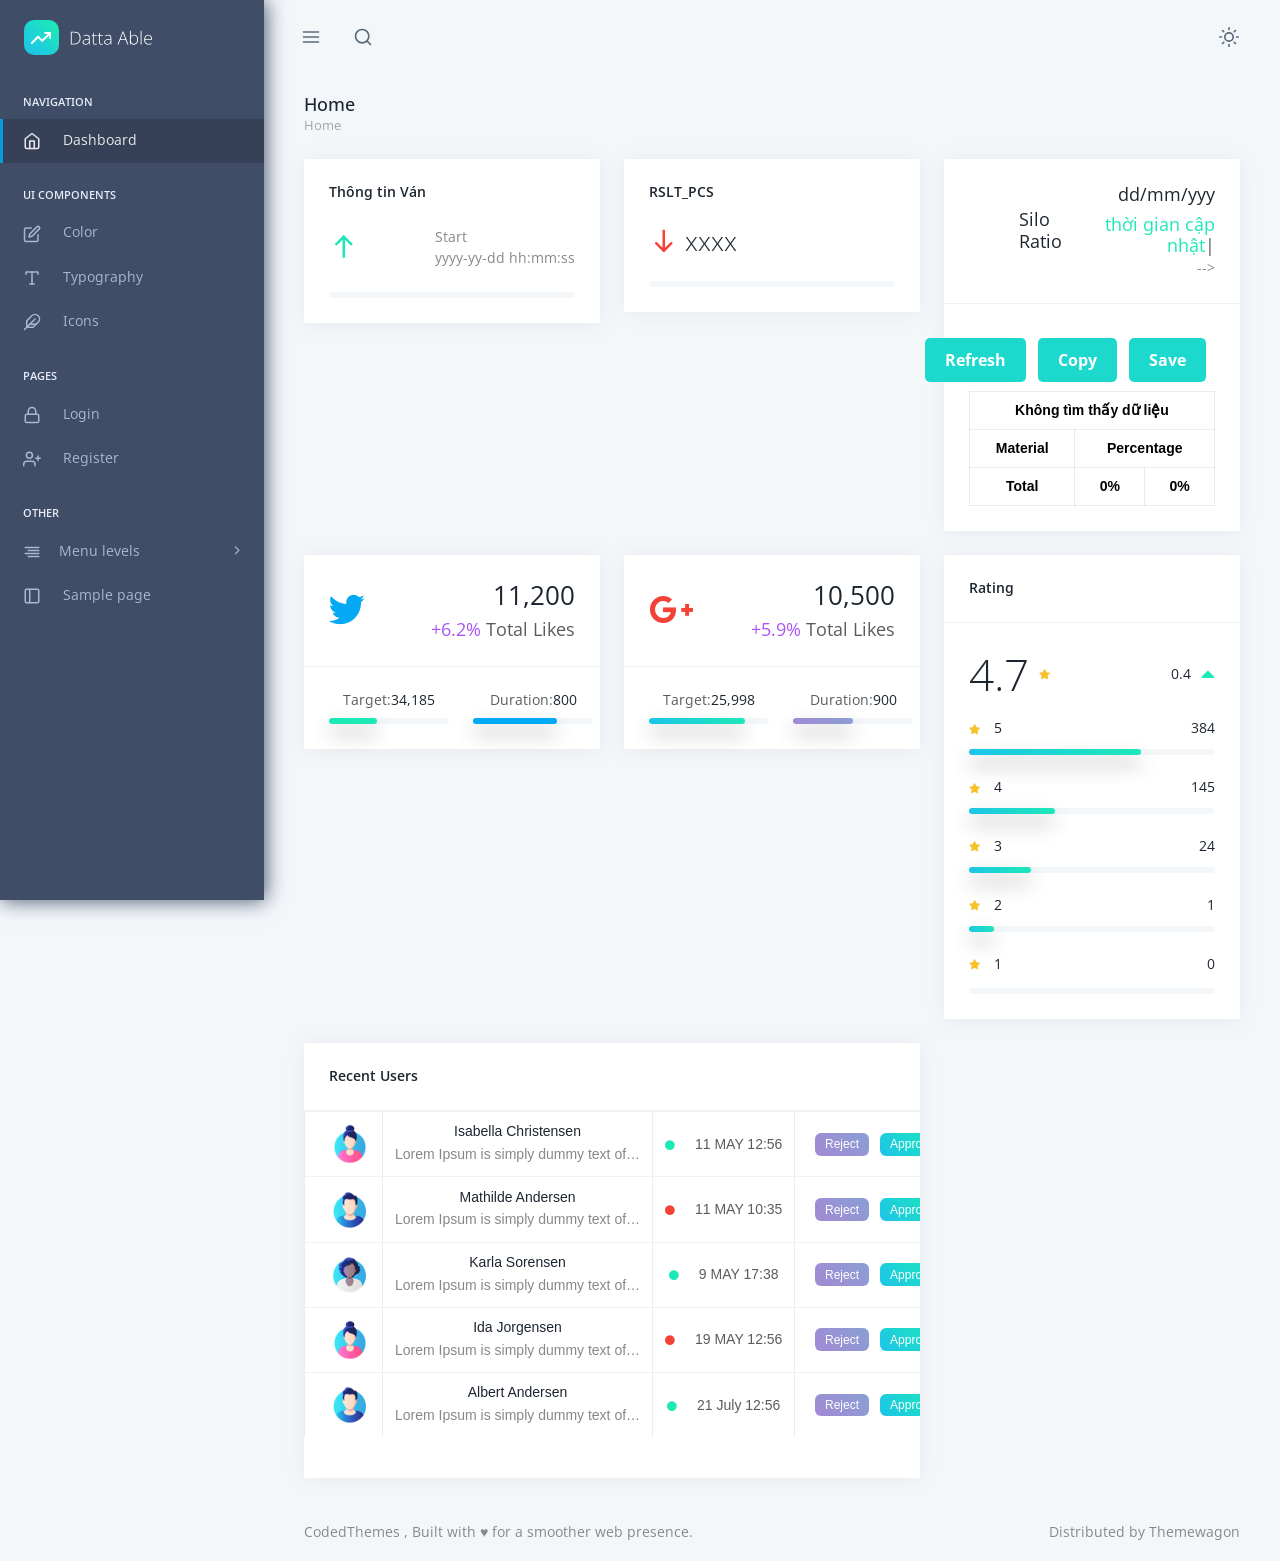
<file: dashboard/index.html>
<!doctype html>
<html lang="en" data-pc-preset="preset-1" data-pc-sidebar-caption="true" data-pc-direction="ltr" dir="ltr" data-pc-theme="light">
  <!-- [Head] start -->

  <head>
    <title>Home | Datta Able Dashboard Template</title>
    <!-- [Meta] -->
    <meta charset="utf-8" />
    <meta name="viewport" content="width=device-width, initial-scale=1.0, user-scalable=0, minimal-ui" />
    <meta http-equiv="X-UA-Compatible" content="IE=edge" />
    <meta
      name="description"
      content="Datta Able is trending dashboard template made using Bootstrap 5 design framework. Datta Able is available in Bootstrap, React, CodeIgniter, Angular,  and .net Technologies."
    />
    <meta
      name="keywords"
      content="Bootstrap admin template, Dashboard UI Kit, Dashboard Template, Backend Panel, react dashboard, angular dashboard"
    />
    <meta name="author" content="CodedThemes" />

    <!-- [Favicon] icon -->
    <link rel="icon" href="../assets/images/favicon.svg" type="image/x-icon" />

     <!-- [Font] Family -->
     <link href="https://fonts.googleapis.com/css2?family=Open+Sans:wght@300;400;500;600&display=swap" rel="stylesheet" />
    <!-- [phosphor Icons] https://phosphoricons.com/ -->
    <link rel="stylesheet" href="../assets/fonts/phosphor/duotone/style.css" />
    <!-- [Tabler Icons] https://tablericons.com -->
    <link rel="stylesheet" href="../assets/fonts/tabler-icons.min.css" />
    <!-- [Feather Icons] https://feathericons.com -->
    <link rel="stylesheet" href="../assets/fonts/feather.css" />
    <!-- [Font Awesome Icons] https://fontawesome.com/icons -->
    <link rel="stylesheet" href="../assets/fonts/fontawesome.css" />
    <!-- [Material Icons] https://fonts.google.com/icons -->
    <link rel="stylesheet" href="../assets/fonts/material.css" />
    <!-- [Template CSS Files] -->
    <link rel="stylesheet" href="../assets/css/style.css" id="main-style-link" />

  </head>
  <!-- [Head] end -->
  <!-- [Body] Start -->

  <body>
    <!-- [ Pre-loader ] start -->
<div class="loader-bg fixed inset-0 bg-white dark:bg-themedark-cardbg z-[1034]">
  <div class="loader-track h-[5px] w-full inline-block absolute overflow-hidden top-0">
    <div class="loader-fill w-[300px] h-[5px] bg-primary-500 absolute top-0 left-0 animate-[hitZak_0.6s_ease-in-out_infinite_alternate]"></div>
  </div>
</div>
<!-- [ Pre-loader ] End -->
 <!-- [ Sidebar Menu ] start -->
<nav class="pc-sidebar">
  <div class="navbar-wrapper">
    <div class="m-header flex items-center py-4 px-6 h-header-height">
      <a href="../dashboard/index.html" class="b-brand flex items-center gap-3">
        <!-- ========   Change your logo from here   ============ -->
        <img src="../assets/images/logo-white.svg" class="img-fluid logo logo-lg" alt="logo" />
        <img src="../assets/images/favicon.svg" class="img-fluid logo logo-sm" alt="logo" />
      </a>
    </div>
    <div class="navbar-content h-[calc(100vh_-_74px)] py-2.5">
      <ul class="pc-navbar">
        <li class="pc-item pc-caption">
          <label>Navigation</label>
        </li>
        <li class="pc-item">
        <li class="pc-item">
          <a href="../dashboard/index.html" class="pc-link">
            <span class="pc-micon">
              <i data-feather="home"></i>
            </span>
            <span class="pc-mtext">Dashboard</span>
          </a>
        </li>
         <li class="pc-item pc-caption">
          <label>UI Components</label>
          <i data-feather="feather"></i>
        </li>
        <li class="pc-item pc-hasmenu">
          <a href="../elements/bc_color.html" class="pc-link">
            <span class="pc-micon"> <i data-feather="edit"></i></span>
            <span class="pc-mtext">Color</span>
          </a>
        </li>
        <li class="pc-item pc-hasmenu">
          <a href="../elements/bc_typography.html" class="pc-link">
            <span class="pc-micon"> <i data-feather="type"></i></span>
            <span class="pc-mtext">Typography</span>
          </a>
        </li>
        <li class="pc-item pc-hasmenu">
          <a href="../elements/icon-feather.html" class="pc-link">
            <span class="pc-micon"> <i data-feather="feather"></i></span>
            <span class="pc-mtext">Icons</span>
          </a>
        </li>

        <li class="pc-item pc-caption">
          <label>Pages</label>
          <i data-feather="monitor"></i>
        </li>
        <li class="pc-item pc-hasmenu">
          <a href="../pages/login-v1.html" class="pc-link" target="_blank">
            <span class="pc-micon"> <i data-feather="lock"></i></span>
            <span class="pc-mtext">Login</span>
          </a>
        </li>
        <li class="pc-item pc-hasmenu">
          <a href="../pages/register-v1.html" class="pc-link" target="_blank">
            <span class="pc-micon"> <i data-feather="user-plus"></i></span>
            <span class="pc-mtext">Register</span>
          </a>
        </li>
        <li class="pc-item pc-caption">
          <label>Other</label>
          <i data-feather="sidebar"></i>
        </li>
        <li class="pc-item pc-hasmenu">
          <a href="#!" class="pc-link"><span class="pc-micon"> <i data-feather="align-right"></i> </span><span
              class="pc-mtext">Menu levels</span><span class="pc-arrow"><i class="ti ti-chevron-right"></i></span></a>
          <ul class="pc-submenu">
            <li class="pc-item"><a class="pc-link" href="#!">Level 2.1</a></li>
            <li class="pc-item pc-hasmenu">
              <a href="#!" class="pc-link">Level 2.2<span class="pc-arrow"><i class="ti ti-chevron-right"></i></span></a>
              <ul class="pc-submenu">
                <li class="pc-item"><a class="pc-link" href="#!">Level 3.1</a></li>
                <li class="pc-item"><a class="pc-link" href="#!">Level 3.2</a></li>
                <li class="pc-item pc-hasmenu">
                  <a href="#!" class="pc-link">Level 3.3<span class="pc-arrow"><i class="ti ti-chevron-right"></i></span></a>
                  <ul class="pc-submenu">
                    <li class="pc-item"><a class="pc-link" href="#!">Level 4.1</a></li>
                    <li class="pc-item"><a class="pc-link" href="#!">Level 4.2</a></li>
                  </ul>
                </li>
              </ul>
            </li>
            <li class="pc-item pc-hasmenu">
              <a href="#!" class="pc-link">Level 2.3<span class="pc-arrow"><i class="ti ti-chevron-right"></i></span></a>
              <ul class="pc-submenu">
                <li class="pc-item"><a class="pc-link" href="#!">Level 3.1</a></li>
                <li class="pc-item"><a class="pc-link" href="#!">Level 3.2</a></li>
                <li class="pc-item pc-hasmenu">
                  <a href="#!" class="pc-link">Level 3.3<span class="pc-arrow"><i class="ti ti-chevron-right"></i></span></a>
                  <ul class="pc-submenu">
                    <li class="pc-item"><a class="pc-link" href="#!">Level 4.1</a></li>
                    <li class="pc-item"><a class="pc-link" href="#!">Level 4.2</a></li>
                  </ul>
                </li>
              </ul>
            </li>
          </ul>
        </li>
        <li class="pc-item">
          <a href="../other/sample-page.html" class="pc-link">
            <span class="pc-micon">
              <i data-feather="sidebar"></i>
            </span>
            <span class="pc-mtext">Sample page</span>
          </a>
        </li> 
      </ul>
    </div>
  </div>
</nav>
<!-- [ Sidebar Menu ] end -->
 <!-- [ Header Topbar ] start -->
<header class="pc-header">
  <div class="header-wrapper flex max-sm:px-[15px] px-[25px] grow"><!-- [Mobile Media Block] start -->
<div class="me-auto pc-mob-drp">
  <ul class="inline-flex *:min-h-header-height *:inline-flex *:items-center">
    <!-- ======= Menu collapse Icon ===== -->
    <li class="pc-h-item pc-sidebar-collapse max-lg:hidden lg:inline-flex">
      <a href="#" class="pc-head-link ltr:!ml-0 rtl:!mr-0" id="sidebar-hide">
        <i data-feather="menu"></i>
      </a>
    </li>
    <li class="pc-h-item pc-sidebar-popup lg:hidden">
      <a href="#" class="pc-head-link ltr:!ml-0 rtl:!mr-0" id="mobile-collapse">
        <i data-feather="menu"></i>
      </a>
    </li>
    <li class="dropdown pc-h-item">
      <a class="pc-head-link dropdown-toggle me-0" data-pc-toggle="dropdown" href="#" role="button"
        aria-haspopup="false" aria-expanded="false">
        <i data-feather="search"></i>
      </a>
      <div class="dropdown-menu pc-h-dropdown drp-search">
        <form class="px-2 py-1">
          <input type="search" class="form-control !border-0 !shadow-none" placeholder="Search here. . ." />
        </form>
      </div>
    </li>
  </ul>
</div>
<!-- [Mobile Media Block end] -->
<div class="ms-auto">
  <ul class="inline-flex *:min-h-header-height *:inline-flex *:items-center">
    <li class="dropdown pc-h-item">
      <a class="pc-head-link dropdown-toggle me-0" data-pc-toggle="dropdown" href="#" role="button"
        aria-haspopup="false" aria-expanded="false">
        <i data-feather="sun"></i>
      </a>
      <div class="dropdown-menu dropdown-menu-end pc-h-dropdown">
        <a href="#!" class="dropdown-item" onclick="layout_change('dark')">
          <i data-feather="moon"></i>
          <span>Dark</span>
        </a>
        <a href="#!" class="dropdown-item" onclick="layout_change('light')">
          <i data-feather="sun"></i>
          <span>Light</span>
        </a>
        <a href="#!" class="dropdown-item" onclick="layout_change_default()">
          <i data-feather="settings"></i>
          <span>Default</span>
        </a>
      </div>
    </li>
    <!-- <li class="dropdown pc-h-item">
      <a class="pc-head-link dropdown-toggle me-0" data-pc-toggle="dropdown" href="#" role="button"
        aria-haspopup="false" aria-expanded="false">
        <i data-feather="settings"></i>
      </a>
      <div class="dropdown-menu dropdown-menu-end pc-h-dropdown">
        <a href="#!" class="dropdown-item">
          <i class="ti ti-user"></i>
          <span>My Account</span>
        </a>
        <a href="#!" class="dropdown-item">
          <i class="ti ti-settings"></i>
          <span>Settings</span>
        </a>
        <a href="#!" class="dropdown-item">
          <i class="ti ti-headset"></i>
          <span>Support</span>
        </a>
        <a href="#!" class="dropdown-item">
          <i class="ti ti-lock"></i>
          <span>Lock Screen</span>
        </a>
        <a href="#!" class="dropdown-item">
          <i class="ti ti-power"></i>
          <span>Logout</span>
        </a>
      </div>
    </li>
    <li class="dropdown pc-h-item">
      <a class="pc-head-link dropdown-toggle me-0" data-pc-toggle="dropdown" href="#" role="button"
        aria-haspopup="false" aria-expanded="false">
        <i data-feather="bell"></i>
        <span class="badge bg-success-500 text-white rounded-full z-10 absolute right-0 top-0">3</span>
      </a>
      <div class="dropdown-menu dropdown-notification dropdown-menu-end pc-h-dropdown p-2">
        <div class="dropdown-header flex items-center justify-between py-4 px-5">
          <h5 class="m-0">Notifications</h5>
          <a href="#!" class="btn btn-link btn-sm">Mark all read</a>
        </div>
        <div class="dropdown-body header-notification-scroll relative py-4 px-5"
          style="max-height: calc(100vh - 215px)">
          <p class="text-span mb-3">Today</p>
          <div class="card mb-2">
            <div class="card-body">
              <div class="flex gap-4">
                <div class="shrink-0">
                  <img class="img-radius w-12 h-12 rounded-0" src="../assets/images/user/avatar-1.jpg" alt="Generic placeholder image" />
                </div>
                <div class="grow">
                  <span class="float-end text-sm text-muted">2 min ago</span>
                  <h5 class="text-body mb-2">UI/UX Design</h5>
                  <p class="mb-0">
                    Lorem Ipsum has been the industry's standard dummy text ever since the 1500s, when an unknown
                    printer took a galley of
                    type and scrambled it to make a type
                  </p>
                </div>
              </div>
            </div>
          </div>
          <div class="card mb-2">
            <div class="card-body">
              <div class="flex gap-4">
                <div class="shrink-0">
                  <img class="img-radius w-12 h-12 rounded-0" src="../assets/images/user/avatar-2.jpg" alt="Generic placeholder image" />
                </div>
                <div class="grow">
                  <span class="float-end text-sm text-muted">1 hour ago</span>
                  <h5 class="text-body mb-2">Message</h5>
                  <p class="mb-0">Lorem Ipsum has been the industry's standard dummy text ever since the 1500.</p>
                </div>
              </div>
            </div>
          </div>
          <p class="text-span mb-3 mt-4">Yesterday</p>
          <div class="card mb-2">
            <div class="card-body">
              <div class="flex gap-4">
                <div class="shrink-0">
                  <img class="img-radius w-12 h-12 rounded-0" src="../assets/images/user/avatar-3.jpg" alt="Generic placeholder image" />
                </div>
                <div class="grow ms-3">
                  <span class="float-end text-sm text-muted">2 hour ago</span>
                  <h5 class="text-body mb-2">Forms</h5>
                  <p class="mb-0">
                    Lorem Ipsum has been the industry's standard dummy text ever since the 1500s, when an unknown
                    printer took a galley of
                    type and scrambled it to make a type
                  </p>
                </div>
              </div>
            </div>
          </div>
          <div class="card mb-2">
            <div class="card-body">
              <div class="flex gap-4">
                <div class="shrink-0">
                  <img class="img-radius w-12 h-12 rounded-0" src="../assets/images/user/avatar-4.jpg" alt="Generic placeholder image" />
                </div>
                <div class="grow ms-3">
                  <span class="float-end text-sm text-muted">12 hour ago</span>
                  <h5 class="text-body mb-2">Challenge invitation</h5>
                  <p class="mb-2">
                    <strong>Jonny aber</strong>
                    invites to join the challenge
                  </p>
                  <button class="btn btn-sm btn-outline-secondary me-2">Decline</button>
                  <button class="btn btn-sm btn-primary">Accept</button>
                </div>
              </div>
            </div>
          </div>
          <div class="card mb-2">
            <div class="card-body">
              <div class="flex gap-4">
                <div class="shrink-0">
                  <img class="img-radius w-12 h-12 rounded-0" src="../assets/images/user/avatar-5.jpg" alt="Generic placeholder image" />
                </div>
                <div class="grow ms-3">
                  <span class="float-end text-sm text-muted">5 hour ago</span>
                  <h5 class="text-body mb-2">Security</h5>
                  <p class="mb-0">
                    Lorem Ipsum has been the industry's standard dummy text ever since the 1500s, when an unknown
                    printer took a galley of
                    type and scrambled it to make a type
                  </p>
                </div>
              </div>
            </div>
          </div>
        </div>
        <div class="text-center py-2">
          <a href="#!" class="text-danger-500 hover:text-danger-600 focus:text-danger-600 active:text-danger-600">
            Clear all Notifications
          </a>
        </div>
      </div>
    </li>
    <li class="dropdown pc-h-item header-user-profile">
      <a class="pc-head-link dropdown-toggle arrow-none me-0" data-pc-toggle="dropdown" href="#" role="button"
        aria-haspopup="false" data-pc-auto-close="outside" aria-expanded="false">
        <i data-feather="user"></i>
      </a>
      <div class="dropdown-menu dropdown-user-profile dropdown-menu-end pc-h-dropdown p-2 overflow-hidden">
        <div class="dropdown-header flex items-center justify-between py-4 px-5 bg-primary-500">
          <div class="flex mb-1 items-center">
            <div class="shrink-0">
              <img src="../assets/images/user/avatar-2.jpg" alt="user-image" class="w-10 rounded-full" />
            </div>
            <div class="grow ms-3">
              <h6 class="mb-1 text-white">Carson Darrin 🖖</h6>
              <span class="text-white">carson.darrin@company.io</span>
            </div>
          </div>
        </div>
        <div class="dropdown-body py-4 px-5">
          <div class="profile-notification-scroll position-relative" style="max-height: calc(100vh - 225px)">
            <a href="#" class="dropdown-item">
              <span>
                <svg class="pc-icon text-muted me-2 inline-block">
                  <use xlink:href="#custom-setting-outline"></use>
                </svg>
                <span>Settings</span>
              </span>
            </a>
            <a href="#" class="dropdown-item">
              <span>
                <svg class="pc-icon text-muted me-2 inline-block">
                  <use xlink:href="#custom-share-bold"></use>
                </svg>
                <span>Share</span>
              </span>
            </a>
            <a href="#" class="dropdown-item">
              <span>
                <svg class="pc-icon text-muted me-2 inline-block">
                  <use xlink:href="#custom-lock-outline"></use>
                </svg>
                <span>Change Password</span>
              </span>
            </a>
            <div class="grid my-3">
              <button class="btn btn-primary flex items-center justify-center">
                <svg class="pc-icon me-2 w-[22px] h-[22px]">
                  <use xlink:href="#custom-logout-1-outline"></use>
                </svg>
                Logout
              </button>
            </div>
          </div>
        </div>
      </div>
    </li> -->
  </ul>
</div></div>
</header>
<!-- [ Header ] end -->



    <!-- [ Main Content ] start -->
    <div class="pc-container">
      <div class="pc-content">
        <!-- [ breadcrumb ] start -->
        <div class="page-header">
          <div class="page-block">
            <div class="page-header-title">
              <h5 class="mb-0 font-medium">Home</h5>
            </div>
            <ul class="breadcrumb">
              <li class="breadcrumb-item"><a href="../dashboard/index.html">Home</a></li>
              <!-- <li class="breadcrumb-item"><a href="javascript: void(0)">Dashboard</a></li>
              <li class="breadcrumb-item" aria-current="page">Default</li> -->
            </ul>
          </div>
        </div>
        <!-- [ breadcrumb ] end -->

        <!-- [ Main Content ] start -->
        <div class="grid grid-cols-12 gap-x-6">
          <div class="col-span-12 xl:col-span-4 md:col-span-6">
            <div class="card">
              <div class="card-header !pb-0 !border-b-0">
                <h5>Thông tin Ván</h5>
              </div>
              <div class="card-body">
                <div class="flex items-center justify-between gap-3 flex-wrap">
                  <h4 class="font-light flex items-center mb-0">
                    <i class="feather icon-arrow-up text-success-500 text-[30px] mr-1.5" ></i>
                    <p id="PROD_NM"></p>   
                  </h4>
                  <span class="mb-0">
                    <p>Start</p>
                    <p  id="START_DATE">yyyy-yy-dd hh:mm:ss</p>
                  </span>
                  
                </div>
                <div class="w-full bg-theme-bodybg rounded-lg h-1.5 mt-6 dark:bg-themedark-bodybg">
                  <!-- <div class="bg-theme-bg-1 h-full rounded-lg shadow-[0_10px_20px_0_rgba(0,0,0,0.3)]" role="progressbar"  style="width: 100%"></div> -->
                </div>
              </div>
            </div>
          </div>
          <div class="col-span-12 xl:col-span-4 md:col-span-6">
            <div class="card">
              <div class="card-header !pb-0 !border-b-0">
                <h5>RSLT_PCS</h5>
              </div>
              <div class="card-body">
                <div class="flex items-center justify-between gap-3 flex-wrap">
                  <h3 class="font-light flex items-center mb-0">
                    <i class="feather icon-arrow-down text-danger-500 text-[30px] mr-1.5"></i>
                    <p id="RSLT_PCS">xxxx</p>
                  </h3>
                  <!-- <p class="mb-0">36%</p> -->
                </div>
                <div class="w-full bg-theme-bodybg rounded-lg h-1.5 mt-6 dark:bg-themedark-bodybg">
                  <!-- <div class="bg-theme-bg-2 h-full rounded-lg shadow-[0_10px_20px_0_rgba(0,0,0,0.3)]" role="progressbar"
                    style="width: 35%"></div> -->
                </div>
              </div>
            </div>
          </div>
          <!-- <div class="col-span-12 xl:col-span-4">
            <div class="card">
              <div class="card-header !pb-0 !border-b-0">
                <h5>Yearly Sales</h5>
              </div>
              <div class="card-body">
                <div class="flex items-center justify-between gap-3 flex-wrap">
                  <h3 class="font-light flex items-center mb-0">
                    <i class="feather icon-arrow-up text-success-500 text-[30px] mr-1.5"></i>
                    $8.638.32
                  </h3>
                  <p class="mb-0">80%</p>
                </div>
                <div class="w-full bg-theme-bodybg rounded-lg h-1.5 mt-6 dark:bg-themedark-bodybg">
                  <div class="bg-theme-bg-1 h-full rounded-lg shadow-[0_10px_20px_0_rgba(0,0,0,0.3)]" role="progressbar"
                    style="width: 80%"></div>
                </div>
              </div>
            </div>
          </div> -->
          <div class="col-span-12 xl:col-span-4">
            <div class="card card-social">
              <div class="card-body border-b border-theme-border dark:border-themedark-border">
                <div class="flex items-center justify-center">
                  <div class="card-header !pb-0 !border-b-0">
                    <i class="fab  text-primary-500"></i>
                  </div>
                  <h5 class=" ">Silo Ratio</h5>
                  <div class="grow ltr:text-right rtl:text-left">
                    <h5 class="mb-2" id="created_at" >dd/mm/yyy</h5>
                    <h5 class="text-success-500 mb-0">thời gian cập nhật<span class="text-muted">|</span></h5> -->
                  </div>
                </div>

              </div>
              <div class="card-body" id="ratioTable">


                <!-- <div class="grid grid-cols-12 gap-x-6">
                  <div class="col-span-6">
                    <h6 class="text-center mb-2.5"><span class="text-muted m-r-5">Target:</span>35,098</h6>
                    <div class="w-full bg-theme-bodybg rounded-lg h-1.5 dark:bg-themedark-bodybg">
                      <div class="bg-theme-bg-1 h-full rounded-lg shadow-[0_10px_20px_0_rgba(0,0,0,0.3)]" role="progressbar" style="width: 60%"></div>
                    </div>
                  </div>
                  <div class="col-span-6">
                    <h6 class="text-center mb-2.5"><span class="text-muted m-r-5">Duration:</span>350</h6>
                    <div class="w-full bg-theme-bodybg rounded-lg h-1.5 dark:bg-themedark-bodybg">
                      <div class="bg-theme-bg-2 h-full rounded-lg shadow-[0_10px_20px_0_rgba(0,0,0,0.3)]" role="progressbar" style="width: 45%"></div>
                    </div>
                  </div>
                </div> -->
              </div>
            </div>
          </div>
          <div class="col-span-12 xl:col-span-4 md:col-span-6">
            <div class="card card-social">
              <div class="card-body border-b border-theme-border dark:border-themedark-border">
                <div class="flex items-center justify-center">
                  <div class="shrink-0">
                    <i class="fab fa-twitter text-primary-500 text-[36px]"></i>
                  </div>
                  <div class="grow ltr:text-right rtl:text-left">
                    <h3 class="mb-2">11,200</h3>
                    <h5 class="text-purple-500 mb-0">+6.2% <span class="text-muted">Total Likes</span></h5>
                  </div>
                </div>
              </div>
              <div class="card-body">
                <div class="grid grid-cols-12 gap-x-6">
                  <div class="col-span-6">
                    <h6 class="text-center mb-2.5"><span class="text-muted m-r-5">Target:</span>34,185</h6>
                    <div class="w-full bg-theme-bodybg rounded-lg h-1.5 dark:bg-themedark-bodybg">
                      <div class="bg-success-500 h-full rounded-lg shadow-[0_10px_20px_0_rgba(0,0,0,0.3)]" role="progressbar" style="width: 40%"></div>
                    </div>
                  </div>
                  <div class="col-span-6">
                    <h6 class="text-center mb-2.5"><span class="text-muted m-r-5">Duration:</span>800</h6>
                    <div class="w-full bg-theme-bodybg rounded-lg h-1.5 dark:bg-themedark-bodybg">
                      <div class="bg-primary-500 h-full rounded-lg shadow-[0_10px_20px_0_rgba(0,0,0,0.3)]" role="progressbar" style="width: 70%"></div>
                    </div>
                  </div>
                </div>
              </div>
            </div>
          </div>
          <div class="col-span-12 xl:col-span-4 md:col-span-6">
            <div class="card card-social">
              <div class="card-body border-b border-theme-border dark:border-themedark-border">
                <div class="flex items-center justify-center">
                  <div class="shrink-0">
                    <i class="fab fa-google-plus-g text-danger-500 text-[36px]"></i>
                  </div>
                  <div class="grow ltr:text-right rtl:text-left">
                    <h3 class="mb-2">10,500</h3>
                    <h5 class="text-purple-500 mb-0">+5.9% <span class="text-muted">Total Likes</span></h5>
                  </div>
                </div>
              </div>
              <div class="card-body">
                <div class="grid grid-cols-12 gap-x-6">
                  <div class="col-span-6">
                    <h6 class="text-center mb-2.5"><span class="text-muted m-r-5">Target:</span>25,998</h6>
                    <div class="w-full bg-theme-bodybg rounded-lg h-1.5 dark:bg-themedark-bodybg">
                      <div class="bg-theme-bg-1 h-full rounded-lg shadow-[0_10px_20px_0_rgba(0,0,0,0.3)]" role="progressbar" style="width: 80%"></div>
                    </div>
                  </div>
                  <div class="col-span-6">
                    <h6 class="text-center mb-2.5"><span class="text-muted m-r-5">Duration:</span>900</h6>
                    <div class="w-full bg-theme-bodybg rounded-lg h-1.5 dark:bg-themedark-bodybg">
                      <div class="bg-theme-bg-2 h-full rounded-lg shadow-[0_10px_20px_0_rgba(0,0,0,0.3)]" role="progressbar" style="width: 50%"></div>
                    </div>
                  </div>
                </div>
              </div>
            </div>
          </div>
          <div class="col-span-12 xl:col-span-4 md:col-span-6">
            <div class="card user-list">
              <div class="card-header">
                <h5>Rating</h5>
              </div>
              <div class="card-body">
                <div class="flex items-center justify-between gap-1 mb-5">
                  <h2 class="font-light flex items-center m-0">
                    4.7
                    <i class="fas fa-star text-[10px] ml-2.5 text-warning-500"></i>
                  </h2>
                  <h6 class="flex items-center m-0">
                    0.4
                    <i class="fas fa-caret-up text-success text-[22px] ml-2.5"></i>
                  </h6>
                </div>

                <div class="flex items-center justify-between gap-2 mb-2">
                  <h6 class="flex items-center gap-1">
                    <i class="fas fa-star text-[10px] mr-2.5 text-warning-500"></i>
                    5
                  </h6>
                  <h6>384</h6>
                </div>
                <div class="w-full bg-theme-bodybg rounded-lg h-1.5 mb-6 mt-3 dark:bg-themedark-bodybg">
                  <div
                    class="bg-theme-bg-1 h-full rounded-lg shadow-[0_10px_20px_0_rgba(0,0,0,0.3)]"
                    role="progressbar"
                    style="width: 70%"
                  ></div>
                </div>

                <div class="flex items-center justify-between gap-2 mb-2">
                  <h6 class="flex items-center gap-1">
                    <i class="fas fa-star text-[10px] mr-2.5 text-warning-500"></i>
                    4
                  </h6>
                  <h6>145</h6>
                </div>
                <div class="w-full bg-theme-bodybg rounded-lg h-1.5 mb-6 mt-3 dark:bg-themedark-bodybg">
                  <div
                    class="bg-theme-bg-1 h-full rounded-lg shadow-[0_10px_20px_0_rgba(0,0,0,0.3)]"
                    role="progressbar"
                    style="width: 35%"
                  ></div>
                </div>

                <div class="flex items-center justify-between gap-2 mb-2">
                  <h6 class="flex items-center gap-1">
                    <i class="fas fa-star text-[10px] mr-2.5 text-warning-500"></i>
                    3
                  </h6>
                  <h6>24</h6>
                </div>
                <div class="w-full bg-theme-bodybg rounded-lg h-1.5 mb-6 mt-3 dark:bg-themedark-bodybg">
                  <div
                    class="bg-theme-bg-1 h-full rounded-lg shadow-[0_10px_20px_0_rgba(0,0,0,0.3)]"
                    role="progressbar"
                    style="width: 25%"
                  ></div>
                </div>

                <div class="flex items-center justify-between gap-2 mb-2">
                  <h6 class="flex items-center gap-1">
                    <i class="fas fa-star text-[10px] mr-2.5 text-warning-500"></i>
                    2
                  </h6>
                  <h6>1</h6>
                </div>
                <div class="w-full bg-theme-bodybg rounded-lg h-1.5 mb-6 mt-3 dark:bg-themedark-bodybg">
                  <div
                    class="bg-theme-bg-1 h-full rounded-lg shadow-[0_10px_20px_0_rgba(0,0,0,0.3)]"
                    role="progressbar"
                    style="width: 10%"
                  ></div>
                </div>

                <div class="flex items-center justify-between gap-2 mb-2">
                  <h6 class="flex items-center gap-1">
                    <i class="fas fa-star text-[10px] mr-2.5 text-warning-500"></i>
                    1
                  </h6>
                  <h6>0</h6>
                </div>
                <div class="w-full bg-theme-bodybg rounded-lg h-1.5 mt-4 dark:bg-themedark-bodybg">
                  <div
                    class="bg-theme-bg-1 h-full rounded-lg shadow-[0_10px_20px_0_rgba(0,0,0,0.3)]"
                    role="progressbar"
                    style="width: 0%"
                  ></div>
                </div>
              </div>
            </div>
          </div>
          <div class="col-span-12 xl:col-span-8 md:col-span-6">
            <div class="card table-card">
              <div class="card-header">
                <h5>Recent Users</h5>
              </div>
              <div class="card-body">
                <div class="table-responsive">
                  <table class="table table-hover">
                    <tbody>
                      <tr class="unread">
                        <td>
                          <img class="rounded-full max-w-10" style="width: 40px" src="../assets/images/user/avatar-1.jpg" alt="activity-user" />
                        </td>
                        <td>
                          <h6 class="mb-1">Isabella Christensen</h6>
                          <p class="m-0">Lorem Ipsum is simply dummy text of…</p>
                        </td>
                        <td>
                          <h6 class="text-muted">
                            <i class="fas fa-circle text-success text-[10px] ltr:mr-4 rtl:ml-4"></i>
                            11 MAY 12:56
                          </h6>
                        </td>
                        <td>
                          <a href="#!" class="badge bg-theme-bg-2 text-white text-[12px] mx-2">Reject</a>
                          <a href="#!" class="badge bg-theme-bg-1 text-white text-[12px]">Approve</a>
                        </td>
                      </tr>
                      <tr class="unread">
                        <td>
                          <img class="rounded-full max-w-10" style="width: 40px" src="../assets/images/user/avatar-2.jpg" alt="activity-user" />
                        </td>
                        <td>
                          <h6 class="mb-1">Mathilde Andersen</h6>
                          <p class="m-0">Lorem Ipsum is simply dummy text of…</p>
                        </td>
                        <td>
                          <h6 class="text-muted">
                            <i class="fas fa-circle text-danger text-[10px] ltr:mr-4 rtl:ml-4"></i>
                            11 MAY 10:35
                          </h6>
                        </td>
                        <td>
                          <a href="#!" class="badge bg-theme-bg-2 text-white text-[12px] mx-2">Reject</a>
                          <a href="#!" class="badge bg-theme-bg-1 text-white text-[12px]">Approve</a>
                        </td>
                      </tr>
                      <tr class="unread">
                        <td>
                          <img class="rounded-full max-w-10" style="width: 40px" src="../assets/images/user/avatar-3.jpg" alt="activity-user" />
                        </td>
                        <td>
                          <h6 class="mb-1">Karla Sorensen</h6>
                          <p class="m-0">Lorem Ipsum is simply dummy text of…</p>
                        </td>
                        <td>
                          <h6 class="text-muted">
                            <i class="fas fa-circle text-success text-[10px] ltr:mr-4 rtl:ml-4"></i>
                            9 MAY 17:38
                          </h6>
                        </td>
                        <td>
                          <a href="#!" class="badge bg-theme-bg-2 text-white text-[12px] mx-2">Reject</a>
                          <a href="#!" class="badge bg-theme-bg-1 text-white text-[12px]">Approve</a>
                        </td>
                      </tr>
                      <tr class="unread">
                        <td>
                          <img class="rounded-full max-w-10" style="width: 40px" src="../assets/images/user/avatar-1.jpg" alt="activity-user" />
                        </td>
                        <td>
                          <h6 class="mb-1">Ida Jorgensen</h6>
                          <p class="m-0">Lorem Ipsum is simply dummy text of…</p>
                        </td>
                        <td>
                          <h6 class="text-muted f-w-300">
                            <i class="fas fa-circle text-danger text-[10px] ltr:mr-4 rtl:ml-4"></i>
                            19 MAY 12:56
                          </h6>
                        </td>
                        <td>
                          <a href="#!" class="badge bg-theme-bg-2 text-white text-[12px] mx-2">Reject</a>
                          <a href="#!" class="badge bg-theme-bg-1 text-white text-[12px]">Approve</a>
                        </td>
                      </tr>
                      <tr class="unread">
                        <td>
                          <img class="rounded-full max-w-10" style="width: 40px" src="../assets/images/user/avatar-2.jpg" alt="activity-user" />
                        </td>
                        <td>
                          <h6 class="mb-1">Albert Andersen</h6>
                          <p class="m-0">Lorem Ipsum is simply dummy text of…</p>
                        </td>
                        <td>
                          <h6 class="text-muted">
                            <i class="fas fa-circle text-success text-[10px] ltr:mr-4 rtl:ml-4"></i>
                            21 July 12:56
                          </h6>
                        </td>
                        <td>
                          <a href="#!" class="badge bg-theme-bg-2 text-white text-[12px] mx-2">Reject</a>
                          <a href="#!" class="badge bg-theme-bg-1 text-white text-[12px]">Approve</a>
                        </td>
                      </tr>
                    </tbody>
                  </table>
                </div>
              </div>
            </div>
          </div>
        </div>
        <!-- [ Main Content ] end -->
      </div>
    </div>
    <!-- [ Main Content ] end -->
    <footer class="pc-footer">
      <div class="footer-wrapper container-fluid mx-10">
        <div class="grid grid-cols-12 gap-1.5">
          <div class="col-span-12 sm:col-span-6 my-1">
            <p class="m-0"></p>
              <a href="https://codedthemes.com/" class="text-theme-bodycolor dark:text-themedark-bodycolor hover:text-primary-500 dark:hover:text-primary-500" target="_blank">CodedThemes</a>
              , Built with ♥ for a smoother web presence.
            </p>
          </div>
          <div class="col-span-12 sm:col-span-6 my-1 justify-self-end">
                   <p class="inline-block max-sm:mr-3 sm:ml-2">Distributed by <a href="https://themewagon.com" target="_blank">Themewagon</a></p>
          </div>
        </div>
      </div>
    </footer>
 
    <!-- Required Js -->
    <script src="../assets/js/plugins/simplebar.min.js"></script>
    <script src="../assets/js/plugins/popper.min.js"></script>
    <script src="../assets/js/icon/custom-icon.js"></script>
    <script src="../assets/js/plugins/feather.min.js"></script>
    <script src="../assets/js/component.js"></script>
    <script src="../assets/js/theme.js"></script>
    <script src="../assets/js/script.js"></script>
    <script src="../assets/js/ratio.js"></script>
    <script src="../assets/js/canvas.js"></script>


    <div class="floting-button fixed bottom-[50px] right-[30px] z-[1030]">
    </div>

    
    <script>
      layout_change('false');
    </script>
     
    
    <script>
      layout_theme_sidebar_change('dark');
    </script>
    
     
    <script>
      change_box_container('false');
    </script>
     
    <script>
      layout_caption_change('true');
    </script>
     
    <script>
      layout_rtl_change('false');
    </script>
     
    <script>
      preset_change('preset-1');
    </script>
     
    <script>
      main_layout_change('vertical');
    </script>
    

  </body>
  <!-- [Body] end -->
</html>
</file>
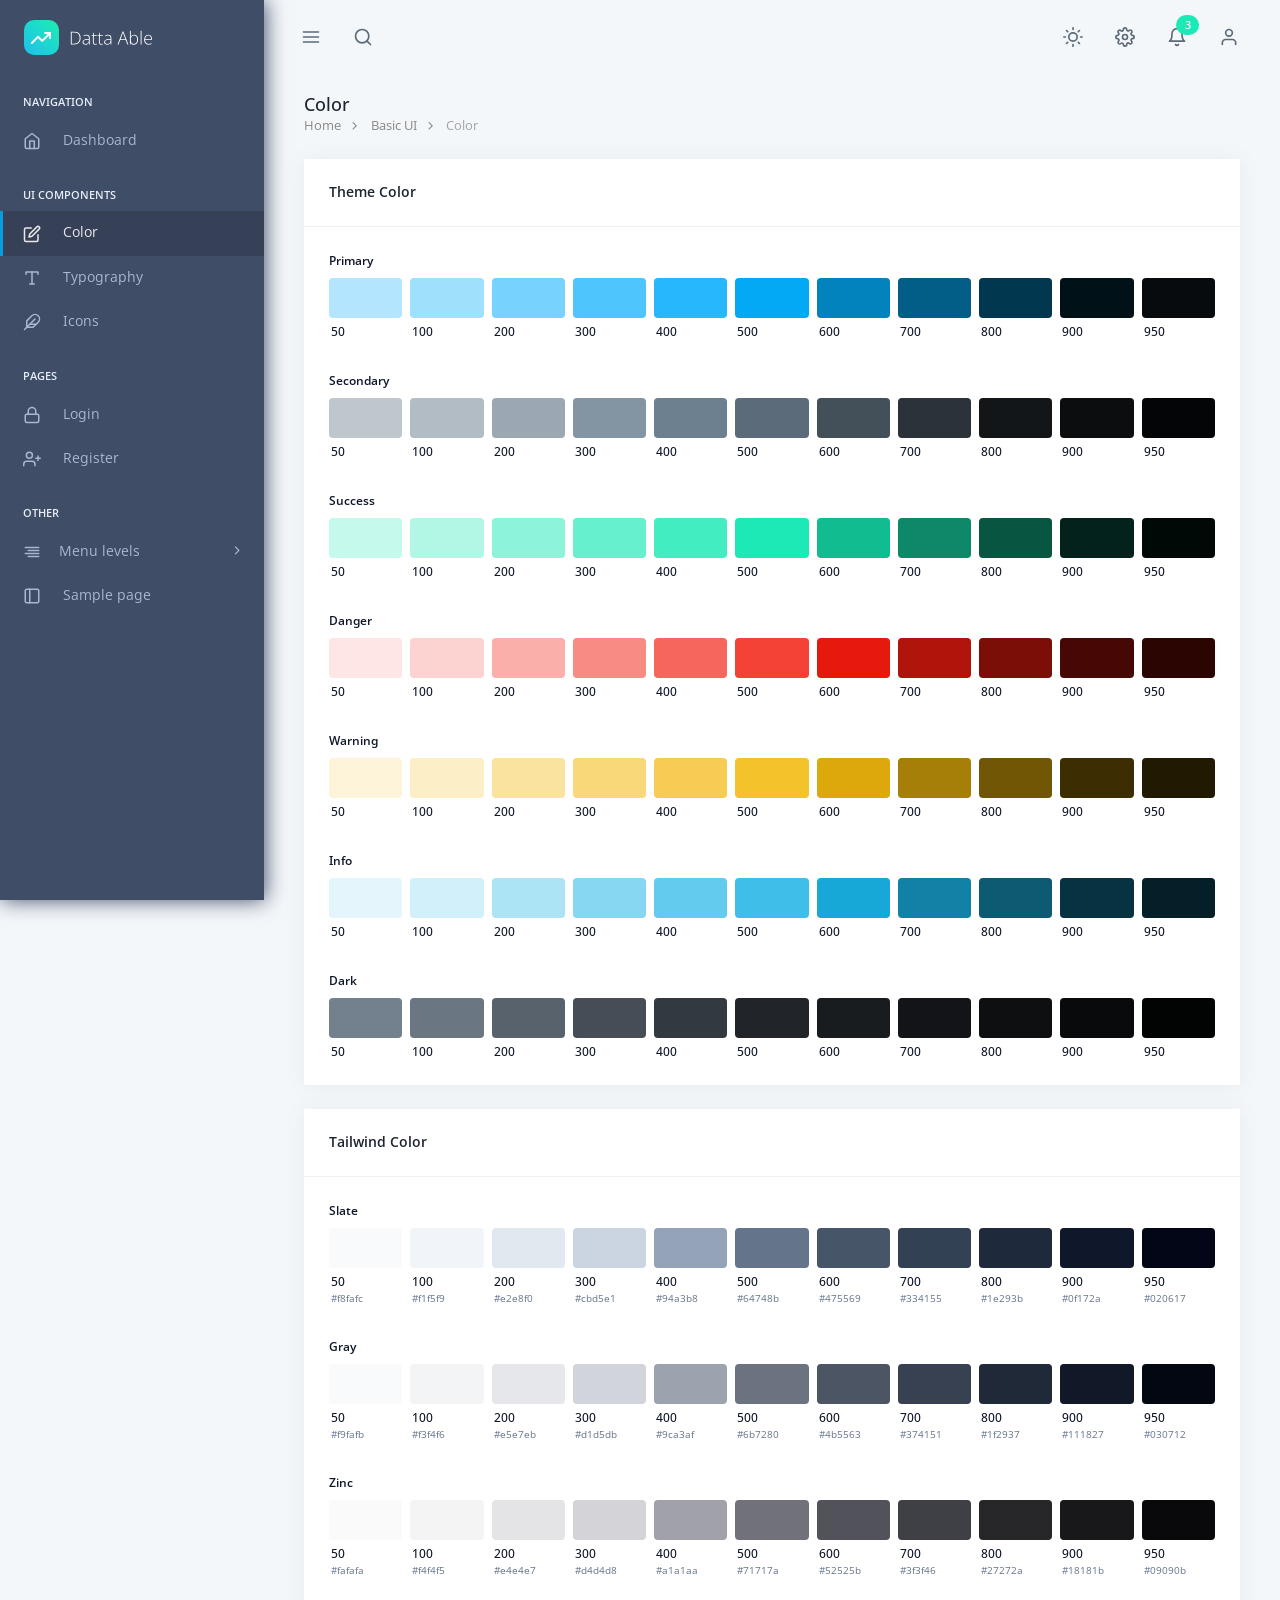
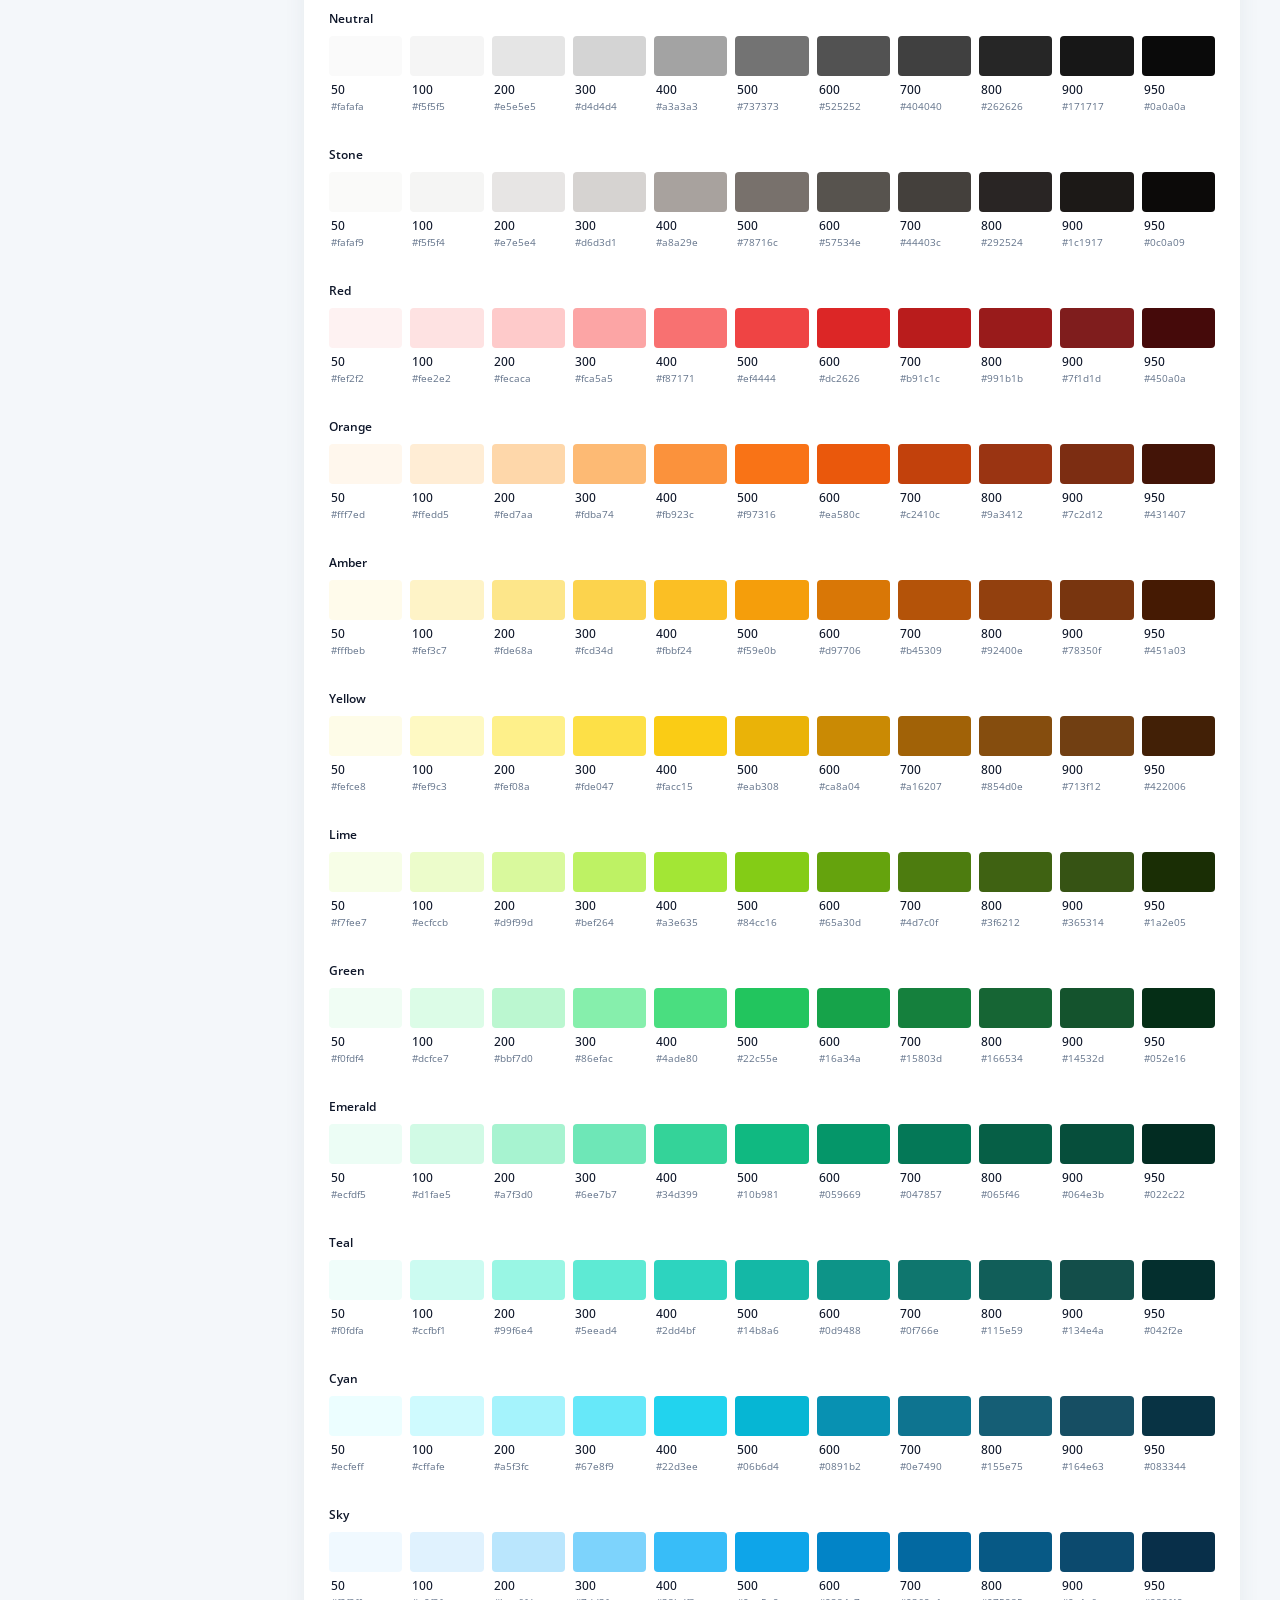
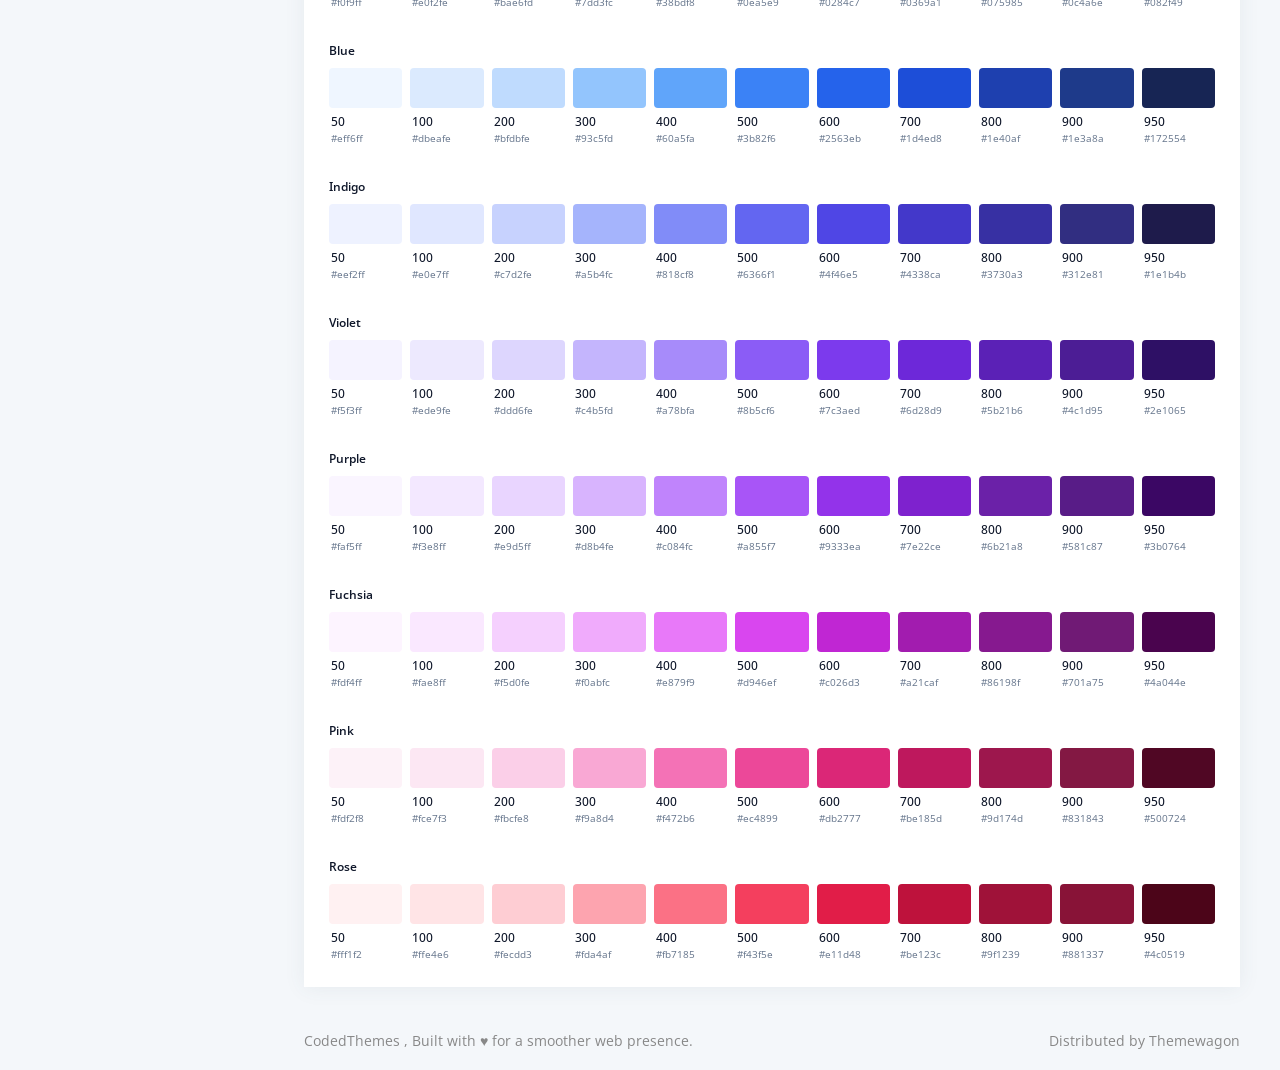
<file: elements/bc_color.html>
<!doctype html>
<html lang="en" data-pc-preset="preset-1" data-pc-sidebar-caption="true" data-pc-direction="ltr" dir="ltr" data-pc-theme="light">

<head>
  <title>Color | Datta Able Dashboard Template</title>
  <!-- [Meta] -->
  <meta charset="utf-8" />
  <meta name="viewport" content="width=device-width, initial-scale=1.0, user-scalable=0, minimal-ui" />
  <meta http-equiv="X-UA-Compatible" content="IE=edge" />
  <meta
    name="description"
    content="Datta Able is trending dashboard template made using Bootstrap 5 design framework. Datta Able is available in Bootstrap, React, CodeIgniter, Angular,  and .net Technologies."
  />
  <meta
    name="keywords"
    content="Bootstrap admin template, Dashboard UI Kit, Dashboard Template, Backend Panel, react dashboard, angular dashboard"
  />
  <meta name="author" content="CodedThemes" />

  <!-- [Favicon] icon -->
  <link rel="icon" href="../assets/images/favicon.svg" type="image/x-icon" />

   <!-- [Font] Family -->
   <link href="https://fonts.googleapis.com/css2?family=Open+Sans:wght@300;400;500;600&display=swap" rel="stylesheet" />
  <!-- [phosphor Icons] https://phosphoricons.com/ -->
  <link rel="stylesheet" href="../assets/fonts/phosphor/duotone/style.css" />
  <!-- [Tabler Icons] https://tablericons.com -->
  <link rel="stylesheet" href="../assets/fonts/tabler-icons.min.css" />
  <!-- [Feather Icons] https://feathericons.com -->
  <link rel="stylesheet" href="../assets/fonts/feather.css" />
  <!-- [Font Awesome Icons] https://fontawesome.com/icons -->
  <link rel="stylesheet" href="../assets/fonts/fontawesome.css" />
  <!-- [Material Icons] https://fonts.google.com/icons -->
  <link rel="stylesheet" href="../assets/fonts/material.css" />
  <!-- [Template CSS Files] -->
  <link rel="stylesheet" href="../assets/css/style.css" id="main-style-link" />

</head>

<body>

  <!-- [ Pre-loader ] start -->
<div class="loader-bg fixed inset-0 bg-white dark:bg-themedark-cardbg z-[1034]">
  <div class="loader-track h-[5px] w-full inline-block absolute overflow-hidden top-0">
    <div class="loader-fill w-[300px] h-[5px] bg-primary-500 absolute top-0 left-0 animate-[hitZak_0.6s_ease-in-out_infinite_alternate]"></div>
  </div>
</div>
<!-- [ Pre-loader ] End -->
 <!-- [ Sidebar Menu ] start -->
<nav class="pc-sidebar">
  <div class="navbar-wrapper">
    <div class="m-header flex items-center py-4 px-6 h-header-height">
      <a href="../dashboard/index.html" class="b-brand flex items-center gap-3">
        <!-- ========   Change your logo from here   ============ -->
        <img src="../assets/images/logo-white.svg" class="img-fluid logo logo-lg" alt="logo" />
        <img src="../assets/images/favicon.svg" class="img-fluid logo logo-sm" alt="logo" />
      </a>
    </div>
    <div class="navbar-content h-[calc(100vh_-_74px)] py-2.5">
      <ul class="pc-navbar">
        <li class="pc-item pc-caption">
          <label>Navigation</label>
        </li>
        <li class="pc-item">
        <li class="pc-item">
          <a href="../dashboard/index.html" class="pc-link">
            <span class="pc-micon">
              <i data-feather="home"></i>
            </span>
            <span class="pc-mtext">Dashboard</span>
          </a>
        </li>
        <li class="pc-item pc-caption">
          <label>UI Components</label>
          <i data-feather="feather"></i>
        </li>
        <li class="pc-item pc-hasmenu">
          <a href="../elements/bc_color.html" class="pc-link">
            <span class="pc-micon"> <i data-feather="edit"></i></span>
            <span class="pc-mtext">Color</span>
          </a>
        </li>
        <li class="pc-item pc-hasmenu">
          <a href="../elements/bc_typography.html" class="pc-link">
            <span class="pc-micon"> <i data-feather="type"></i></span>
            <span class="pc-mtext">Typography</span>
          </a>
        </li>
        <li class="pc-item pc-hasmenu">
          <a href="../elements/icon-feather.html" class="pc-link">
            <span class="pc-micon"> <i data-feather="feather"></i></span>
            <span class="pc-mtext">Icons</span>
          </a>
        </li>

        <li class="pc-item pc-caption">
          <label>Pages</label>
          <i data-feather="monitor"></i>
        </li>
        <li class="pc-item pc-hasmenu">
          <a href="../pages/login-v1.html" class="pc-link" target="_blank">
            <span class="pc-micon"> <i data-feather="lock"></i></span>
            <span class="pc-mtext">Login</span>
          </a>
        </li>
        <li class="pc-item pc-hasmenu">
          <a href="../pages/register-v1.html" class="pc-link" target="_blank">
            <span class="pc-micon"> <i data-feather="user-plus"></i></span>
            <span class="pc-mtext">Register</span>
          </a>
        </li>
        <li class="pc-item pc-caption">
          <label>Other</label>
          <i data-feather="sidebar"></i>
        </li>
        <li class="pc-item pc-hasmenu">
          <a href="#!" class="pc-link"><span class="pc-micon"> <i data-feather="align-right"></i> </span><span
              class="pc-mtext">Menu levels</span><span class="pc-arrow"><i class="ti ti-chevron-right"></i></span></a>
          <ul class="pc-submenu">
            <li class="pc-item"><a class="pc-link" href="#!">Level 2.1</a></li>
            <li class="pc-item pc-hasmenu">
              <a href="#!" class="pc-link">Level 2.2<span class="pc-arrow"><i class="ti ti-chevron-right"></i></span></a>
              <ul class="pc-submenu">
                <li class="pc-item"><a class="pc-link" href="#!">Level 3.1</a></li>
                <li class="pc-item"><a class="pc-link" href="#!">Level 3.2</a></li>
                <li class="pc-item pc-hasmenu">
                  <a href="#!" class="pc-link">Level 3.3<span class="pc-arrow"><i class="ti ti-chevron-right"></i></span></a>
                  <ul class="pc-submenu">
                    <li class="pc-item"><a class="pc-link" href="#!">Level 4.1</a></li>
                    <li class="pc-item"><a class="pc-link" href="#!">Level 4.2</a></li>
                  </ul>
                </li>
              </ul>
            </li>
            <li class="pc-item pc-hasmenu">
              <a href="#!" class="pc-link">Level 2.3<span class="pc-arrow"><i class="ti ti-chevron-right"></i></span></a>
              <ul class="pc-submenu">
                <li class="pc-item"><a class="pc-link" href="#!">Level 3.1</a></li>
                <li class="pc-item"><a class="pc-link" href="#!">Level 3.2</a></li>
                <li class="pc-item pc-hasmenu">
                  <a href="#!" class="pc-link">Level 3.3<span class="pc-arrow"><i class="ti ti-chevron-right"></i></span></a>
                  <ul class="pc-submenu">
                    <li class="pc-item"><a class="pc-link" href="#!">Level 4.1</a></li>
                    <li class="pc-item"><a class="pc-link" href="#!">Level 4.2</a></li>
                  </ul>
                </li>
              </ul>
            </li>
          </ul>
        </li>
        <li class="pc-item">
          <a href="../other/sample-page.html" class="pc-link">
            <span class="pc-micon">
              <i data-feather="sidebar"></i>
            </span>
            <span class="pc-mtext">Sample page</span>
          </a>
        </li>
      </ul>
    </div>
  </div>
</nav>
<!-- [ Sidebar Menu ] end -->
 <!-- [ Header Topbar ] start -->
<header class="pc-header">
  <div class="header-wrapper flex max-sm:px-[15px] px-[25px] grow"><!-- [Mobile Media Block] start -->
<div class="me-auto pc-mob-drp">
  <ul class="inline-flex *:min-h-header-height *:inline-flex *:items-center">
    <!-- ======= Menu collapse Icon ===== -->
    <li class="pc-h-item pc-sidebar-collapse max-lg:hidden lg:inline-flex">
      <a href="#" class="pc-head-link ltr:!ml-0 rtl:!mr-0" id="sidebar-hide">
        <i data-feather="menu"></i>
      </a>
    </li>
    <li class="pc-h-item pc-sidebar-popup lg:hidden">
      <a href="#" class="pc-head-link ltr:!ml-0 rtl:!mr-0" id="mobile-collapse">
        <i data-feather="menu"></i>
      </a>
    </li>
    <li class="dropdown pc-h-item">
      <a class="pc-head-link dropdown-toggle me-0" data-pc-toggle="dropdown" href="#" role="button"
        aria-haspopup="false" aria-expanded="false">
        <i data-feather="search"></i>
      </a>
      <div class="dropdown-menu pc-h-dropdown drp-search">
        <form class="px-2 py-1">
          <input type="search" class="form-control !border-0 !shadow-none" placeholder="Search here. . ." />
        </form>
      </div>
    </li>
  </ul>
</div>
<!-- [Mobile Media Block end] -->
<div class="ms-auto">
  <ul class="inline-flex *:min-h-header-height *:inline-flex *:items-center">
    <li class="dropdown pc-h-item">
      <a class="pc-head-link dropdown-toggle me-0" data-pc-toggle="dropdown" href="#" role="button"
        aria-haspopup="false" aria-expanded="false">
        <i data-feather="sun"></i>
      </a>
      <div class="dropdown-menu dropdown-menu-end pc-h-dropdown">
        <a href="#!" class="dropdown-item" onclick="layout_change('dark')">
          <i data-feather="moon"></i>
          <span>Dark</span>
        </a>
        <a href="#!" class="dropdown-item" onclick="layout_change('light')">
          <i data-feather="sun"></i>
          <span>Light</span>
        </a>
        <a href="#!" class="dropdown-item" onclick="layout_change_default()">
          <i data-feather="settings"></i>
          <span>Default</span>
        </a>
      </div>
    </li>
    <li class="dropdown pc-h-item">
      <a class="pc-head-link dropdown-toggle me-0" data-pc-toggle="dropdown" href="#" role="button"
        aria-haspopup="false" aria-expanded="false">
        <i data-feather="settings"></i>
      </a>
      <div class="dropdown-menu dropdown-menu-end pc-h-dropdown">
        <a href="#!" class="dropdown-item">
          <i class="ti ti-user"></i>
          <span>My Account</span>
        </a>
        <a href="#!" class="dropdown-item">
          <i class="ti ti-settings"></i>
          <span>Settings</span>
        </a>
        <a href="#!" class="dropdown-item">
          <i class="ti ti-headset"></i>
          <span>Support</span>
        </a>
        <a href="#!" class="dropdown-item">
          <i class="ti ti-lock"></i>
          <span>Lock Screen</span>
        </a>
        <a href="#!" class="dropdown-item">
          <i class="ti ti-power"></i>
          <span>Logout</span>
        </a>
      </div>
    </li>
    <li class="dropdown pc-h-item">
      <a class="pc-head-link dropdown-toggle me-0" data-pc-toggle="dropdown" href="#" role="button"
        aria-haspopup="false" aria-expanded="false">
        <i data-feather="bell"></i>
        <span class="badge bg-success-500 text-white rounded-full z-10 absolute right-0 top-0">3</span>
      </a>
      <div class="dropdown-menu dropdown-notification dropdown-menu-end pc-h-dropdown p-2">
        <div class="dropdown-header flex items-center justify-between py-4 px-5">
          <h5 class="m-0">Notifications</h5>
          <a href="#!" class="btn btn-link btn-sm">Mark all read</a>
        </div>
        <div class="dropdown-body header-notification-scroll relative py-4 px-5"
          style="max-height: calc(100vh - 215px)">
          <p class="text-span mb-3">Today</p>
          <div class="card mb-2">
            <div class="card-body">
              <div class="flex gap-4">
                <div class="shrink-0">
                  <img class="img-radius w-12 h-12 rounded-0" src="../assets/images/user/avatar-1.jpg" alt="Generic placeholder image" />
                </div>
                <div class="grow">
                  <span class="float-end text-sm text-muted">2 min ago</span>
                  <h5 class="text-body mb-2">UI/UX Design</h5>
                  <p class="mb-0">
                    Lorem Ipsum has been the industry's standard dummy text ever since the 1500s, when an unknown
                    printer took a galley of
                    type and scrambled it to make a type
                  </p>
                </div>
              </div>
            </div>
          </div>
          <div class="card mb-2">
            <div class="card-body">
              <div class="flex gap-4">
                <div class="shrink-0">
                  <img class="img-radius w-12 h-12 rounded-0" src="../assets/images/user/avatar-2.jpg" alt="Generic placeholder image" />
                </div>
                <div class="grow">
                  <span class="float-end text-sm text-muted">1 hour ago</span>
                  <h5 class="text-body mb-2">Message</h5>
                  <p class="mb-0">Lorem Ipsum has been the industry's standard dummy text ever since the 1500.</p>
                </div>
              </div>
            </div>
          </div>
          <p class="text-span mb-3 mt-4">Yesterday</p>
          <div class="card mb-2">
            <div class="card-body">
              <div class="flex gap-4">
                <div class="shrink-0">
                  <img class="img-radius w-12 h-12 rounded-0" src="../assets/images/user/avatar-3.jpg" alt="Generic placeholder image" />
                </div>
                <div class="grow ms-3">
                  <span class="float-end text-sm text-muted">2 hour ago</span>
                  <h5 class="text-body mb-2">Forms</h5>
                  <p class="mb-0">
                    Lorem Ipsum has been the industry's standard dummy text ever since the 1500s, when an unknown
                    printer took a galley of
                    type and scrambled it to make a type
                  </p>
                </div>
              </div>
            </div>
          </div>
          <div class="card mb-2">
            <div class="card-body">
              <div class="flex gap-4">
                <div class="shrink-0">
                  <img class="img-radius w-12 h-12 rounded-0" src="../assets/images/user/avatar-4.jpg" alt="Generic placeholder image" />
                </div>
                <div class="grow ms-3">
                  <span class="float-end text-sm text-muted">12 hour ago</span>
                  <h5 class="text-body mb-2">Challenge invitation</h5>
                  <p class="mb-2">
                    <strong>Jonny aber</strong>
                    invites to join the challenge
                  </p>
                  <button class="btn btn-sm btn-outline-secondary me-2">Decline</button>
                  <button class="btn btn-sm btn-primary">Accept</button>
                </div>
              </div>
            </div>
          </div>
          <div class="card mb-2">
            <div class="card-body">
              <div class="flex gap-4">
                <div class="shrink-0">
                  <img class="img-radius w-12 h-12 rounded-0" src="../assets/images/user/avatar-5.jpg" alt="Generic placeholder image" />
                </div>
                <div class="grow ms-3">
                  <span class="float-end text-sm text-muted">5 hour ago</span>
                  <h5 class="text-body mb-2">Security</h5>
                  <p class="mb-0">
                    Lorem Ipsum has been the industry's standard dummy text ever since the 1500s, when an unknown
                    printer took a galley of
                    type and scrambled it to make a type
                  </p>
                </div>
              </div>
            </div>
          </div>
        </div>
        <div class="text-center py-2">
          <a href="#!" class="text-danger-500 hover:text-danger-600 focus:text-danger-600 active:text-danger-600">
            Clear all Notifications
          </a>
        </div>
      </div>
    </li>
    <li class="dropdown pc-h-item header-user-profile">
      <a class="pc-head-link dropdown-toggle arrow-none me-0" data-pc-toggle="dropdown" href="#" role="button"
        aria-haspopup="false" data-pc-auto-close="outside" aria-expanded="false">
        <i data-feather="user"></i>
      </a>
      <div class="dropdown-menu dropdown-user-profile dropdown-menu-end pc-h-dropdown p-2 overflow-hidden">
        <div class="dropdown-header flex items-center justify-between py-4 px-5 bg-primary-500">
          <div class="flex mb-1 items-center">
            <div class="shrink-0">
              <img src="../assets/images/user/avatar-2.jpg" alt="user-image" class="w-10 rounded-full" />
            </div>
            <div class="grow ms-3">
              <h6 class="mb-1 text-white">Carson Darrin 🖖</h6>
              <span class="text-white">carson.darrin@company.io</span>
            </div>
          </div>
        </div>
        <div class="dropdown-body py-4 px-5">
          <div class="profile-notification-scroll position-relative" style="max-height: calc(100vh - 225px)">
            <a href="#" class="dropdown-item">
              <span>
                <svg class="pc-icon text-muted me-2 inline-block">
                  <use xlink:href="#custom-setting-outline"></use>
                </svg>
                <span>Settings</span>
              </span>
            </a>
            <a href="#" class="dropdown-item">
              <span>
                <svg class="pc-icon text-muted me-2 inline-block">
                  <use xlink:href="#custom-share-bold"></use>
                </svg>
                <span>Share</span>
              </span>
            </a>
            <a href="#" class="dropdown-item">
              <span>
                <svg class="pc-icon text-muted me-2 inline-block">
                  <use xlink:href="#custom-lock-outline"></use>
                </svg>
                <span>Change Password</span>
              </span>
            </a>
            <div class="grid my-3">
              <button class="btn btn-primary flex items-center justify-center">
                <svg class="pc-icon me-2 w-[22px] h-[22px]">
                  <use xlink:href="#custom-logout-1-outline"></use>
                </svg>
                Logout
              </button>
            </div>
          </div>
        </div>
      </div>
    </li>
  </ul>
</div></div>
</header>
<!-- [ Header ] end -->



  <!-- [ Main Content ] start -->
  <div class="pc-container">
    <div class="pc-content">
      <!-- [ breadcrumb ] start -->
      <div class="page-header">
        <div class="page-block">
          <div class="page-header-title">
            <h5 class="mb-0 font-medium">Color</h5>
          </div>
          <ul class="breadcrumb">
            <li class="breadcrumb-item"><a href="../dashboard/index.html">Home</a></li>
            <li class="breadcrumb-item"><a href="javascript: void(0)">Basic UI</a></li>
            <li class="breadcrumb-item" aria-current="page">Color</li>
          </ul>
        </div>
      </div>
      <!-- [ breadcrumb ] end -->

      <!-- [ Main Content ] start -->
      <div class="grid grid-cols-12 gap-6">
        <!-- [ color ] start -->
        <div class="col-span-12">
          <div class="card">
            <div class="card-header">
              <h5>Theme Color</h5>
            </div>
            <div class="card-body">
              <div class="grid grid-cols-[repeat(auto-fit,minmax(8rem,1fr))] gap-x-2 gap-y-8 sm:grid-cols-1">
                <div class="2xl:contents">
                  <div class="text-sm font-semibold text-slate-900 dark:text-slate-200 2xl:col-end-1 2xl:pt-2.5">Primary
                  </div>
                  <div class="grid mt-3 grid-cols-1 sm:grid-cols-11 gap-y-3 gap-x-2 sm:mt-2 2xl:mt-0">
                    <div class="relative flex">
                      <div class="flex items-center gap-x-3 w-full cursor-pointer sm:block sm:space-y-1.5">
                        <div
                          class="h-10 w-10 rounded dark:ring-1 dark:ring-inset dark:ring-white/10 sm:w-full bg-primary-50">
                        </div>
                        <div class="px-0.5">
                          <div class="w-6 font-medium text-xs text-slate-900 2xl:w-full dark:text-white">50</div>
                        </div>
                      </div>
                    </div>
                    <div class="relative flex">
                      <div class="flex items-center gap-x-3 w-full cursor-pointer sm:block sm:space-y-1.5">
                        <div
                          class="h-10 w-10 rounded dark:ring-1 dark:ring-inset dark:ring-white/10 sm:w-full bg-primary-100">
                        </div>
                        <div class="px-0.5">
                          <div class="w-6 font-medium text-xs text-slate-900 2xl:w-full dark:text-white">100</div>
                        </div>
                      </div>
                    </div>
                    <div class="relative flex">
                      <div class="flex items-center gap-x-3 w-full cursor-pointer sm:block sm:space-y-1.5">
                        <div
                          class="h-10 w-10 rounded dark:ring-1 dark:ring-inset dark:ring-white/10 sm:w-full bg-primary-200">
                        </div>
                        <div class="px-0.5">
                          <div class="w-6 font-medium text-xs text-slate-900 2xl:w-full dark:text-white">200</div>
                        </div>
                      </div>
                    </div>
                    <div class="relative flex">
                      <div class="flex items-center gap-x-3 w-full cursor-pointer sm:block sm:space-y-1.5">
                        <div
                          class="h-10 w-10 rounded dark:ring-1 dark:ring-inset dark:ring-white/10 sm:w-full bg-primary-300">
                        </div>
                        <div class="px-0.5">
                          <div class="w-6 font-medium text-xs text-slate-900 2xl:w-full dark:text-white">300</div>
                        </div>
                      </div>
                    </div>
                    <div class="relative flex">
                      <div class="flex items-center gap-x-3 w-full cursor-pointer sm:block sm:space-y-1.5">
                        <div
                          class="h-10 w-10 rounded dark:ring-1 dark:ring-inset dark:ring-white/10 sm:w-full bg-primary-400">
                        </div>
                        <div class="px-0.5">
                          <div class="w-6 font-medium text-xs text-slate-900 2xl:w-full dark:text-white">400</div>
                        </div>
                      </div>
                    </div>
                    <div class="relative flex">
                      <div class="flex items-center gap-x-3 w-full cursor-pointer sm:block sm:space-y-1.5">
                        <div
                          class="h-10 w-10 rounded dark:ring-1 dark:ring-inset dark:ring-white/10 sm:w-full bg-primary-500">
                        </div>
                        <div class="px-0.5">
                          <div class="w-6 font-medium text-xs text-slate-900 2xl:w-full dark:text-white">500</div>
                        </div>
                      </div>
                    </div>
                    <div class="relative flex">
                      <div class="flex items-center gap-x-3 w-full cursor-pointer sm:block sm:space-y-1.5">
                        <div
                          class="h-10 w-10 rounded dark:ring-1 dark:ring-inset dark:ring-white/10 sm:w-full bg-primary-600">
                        </div>
                        <div class="px-0.5">
                          <div class="w-6 font-medium text-xs text-slate-900 2xl:w-full dark:text-white">600</div>
                        </div>
                      </div>
                    </div>
                    <div class="relative flex">
                      <div class="flex items-center gap-x-3 w-full cursor-pointer sm:block sm:space-y-1.5">
                        <div
                          class="h-10 w-10 rounded dark:ring-1 dark:ring-inset dark:ring-white/10 sm:w-full bg-primary-700">
                        </div>
                        <div class="px-0.5">
                          <div class="w-6 font-medium text-xs text-slate-900 2xl:w-full dark:text-white">700</div>
                        </div>
                      </div>
                    </div>
                    <div class="relative flex">
                      <div class="flex items-center gap-x-3 w-full cursor-pointer sm:block sm:space-y-1.5">
                        <div
                          class="h-10 w-10 rounded dark:ring-1 dark:ring-inset dark:ring-white/10 sm:w-full bg-primary-800">
                        </div>
                        <div class="px-0.5">
                          <div class="w-6 font-medium text-xs text-slate-900 2xl:w-full dark:text-white">800</div>
                        </div>
                      </div>
                    </div>
                    <div class="relative flex">
                      <div class="flex items-center gap-x-3 w-full cursor-pointer sm:block sm:space-y-1.5">
                        <div
                          class="h-10 w-10 rounded dark:ring-1 dark:ring-inset dark:ring-white/10 sm:w-full bg-primary-900">
                        </div>
                        <div class="px-0.5">
                          <div class="w-6 font-medium text-xs text-slate-900 2xl:w-full dark:text-white">900</div>
                        </div>
                      </div>
                    </div>
                    <div class="relative flex">
                      <div class="flex items-center gap-x-3 w-full cursor-pointer sm:block sm:space-y-1.5">
                        <div
                          class="h-10 w-10 rounded dark:ring-1 dark:ring-inset dark:ring-white/10 sm:w-full bg-primary-950">
                        </div>
                        <div class="px-0.5">
                          <div class="w-6 font-medium text-xs text-slate-900 2xl:w-full dark:text-white">950</div>
                        </div>
                      </div>
                    </div>
                  </div>
                </div>
                <div class="2xl:contents">
                  <div class="text-sm font-semibold text-slate-900 dark:text-slate-200 2xl:col-end-1 2xl:pt-2.5">
                    Secondary</div>
                  <div class="grid mt-3 grid-cols-1 sm:grid-cols-11 gap-y-3 gap-x-2 sm:mt-2 2xl:mt-0">
                    <div class="relative flex">
                      <div class="flex items-center gap-x-3 w-full cursor-pointer sm:block sm:space-y-1.5">
                        <div
                          class="h-10 w-10 rounded dark:ring-1 dark:ring-inset dark:ring-white/10 sm:w-full bg-secondary-50">
                        </div>
                        <div class="px-0.5">
                          <div class="w-6 font-medium text-xs text-slate-900 2xl:w-full dark:text-white">50</div>
                        </div>
                      </div>
                    </div>
                    <div class="relative flex">
                      <div class="flex items-center gap-x-3 w-full cursor-pointer sm:block sm:space-y-1.5">
                        <div
                          class="h-10 w-10 rounded dark:ring-1 dark:ring-inset dark:ring-white/10 sm:w-full bg-secondary-100">
                        </div>
                        <div class="px-0.5">
                          <div class="w-6 font-medium text-xs text-slate-900 2xl:w-full dark:text-white">100</div>
                        </div>
                      </div>
                    </div>
                    <div class="relative flex">
                      <div class="flex items-center gap-x-3 w-full cursor-pointer sm:block sm:space-y-1.5">
                        <div
                          class="h-10 w-10 rounded dark:ring-1 dark:ring-inset dark:ring-white/10 sm:w-full bg-secondary-200">
                        </div>
                        <div class="px-0.5">
                          <div class="w-6 font-medium text-xs text-slate-900 2xl:w-full dark:text-white">200</div>
                        </div>
                      </div>
                    </div>
                    <div class="relative flex">
                      <div class="flex items-center gap-x-3 w-full cursor-pointer sm:block sm:space-y-1.5">
                        <div
                          class="h-10 w-10 rounded dark:ring-1 dark:ring-inset dark:ring-white/10 sm:w-full bg-secondary-300">
                        </div>
                        <div class="px-0.5">
                          <div class="w-6 font-medium text-xs text-slate-900 2xl:w-full dark:text-white">300</div>
                        </div>
                      </div>
                    </div>
                    <div class="relative flex">
                      <div class="flex items-center gap-x-3 w-full cursor-pointer sm:block sm:space-y-1.5">
                        <div
                          class="h-10 w-10 rounded dark:ring-1 dark:ring-inset dark:ring-white/10 sm:w-full bg-secondary-400">
                        </div>
                        <div class="px-0.5">
                          <div class="w-6 font-medium text-xs text-slate-900 2xl:w-full dark:text-white">400</div>
                        </div>
                      </div>
                    </div>
                    <div class="relative flex">
                      <div class="flex items-center gap-x-3 w-full cursor-pointer sm:block sm:space-y-1.5">
                        <div
                          class="h-10 w-10 rounded dark:ring-1 dark:ring-inset dark:ring-white/10 sm:w-full bg-secondary-500">
                        </div>
                        <div class="px-0.5">
                          <div class="w-6 font-medium text-xs text-slate-900 2xl:w-full dark:text-white">500</div>
                        </div>
                      </div>
                    </div>
                    <div class="relative flex">
                      <div class="flex items-center gap-x-3 w-full cursor-pointer sm:block sm:space-y-1.5">
                        <div
                          class="h-10 w-10 rounded dark:ring-1 dark:ring-inset dark:ring-white/10 sm:w-full bg-secondary-600">
                        </div>
                        <div class="px-0.5">
                          <div class="w-6 font-medium text-xs text-slate-900 2xl:w-full dark:text-white">600</div>
                        </div>
                      </div>
                    </div>
                    <div class="relative flex">
                      <div class="flex items-center gap-x-3 w-full cursor-pointer sm:block sm:space-y-1.5">
                        <div
                          class="h-10 w-10 rounded dark:ring-1 dark:ring-inset dark:ring-white/10 sm:w-full bg-secondary-700">
                        </div>
                        <div class="px-0.5">
                          <div class="w-6 font-medium text-xs text-slate-900 2xl:w-full dark:text-white">700</div>
                        </div>
                      </div>
                    </div>
                    <div class="relative flex">
                      <div class="flex items-center gap-x-3 w-full cursor-pointer sm:block sm:space-y-1.5">
                        <div
                          class="h-10 w-10 rounded dark:ring-1 dark:ring-inset dark:ring-white/10 sm:w-full bg-secondary-800">
                        </div>
                        <div class="px-0.5">
                          <div class="w-6 font-medium text-xs text-slate-900 2xl:w-full dark:text-white">800</div>
                        </div>
                      </div>
                    </div>
                    <div class="relative flex">
                      <div class="flex items-center gap-x-3 w-full cursor-pointer sm:block sm:space-y-1.5">
                        <div
                          class="h-10 w-10 rounded dark:ring-1 dark:ring-inset dark:ring-white/10 sm:w-full bg-secondary-900">
                        </div>
                        <div class="px-0.5">
                          <div class="w-6 font-medium text-xs text-slate-900 2xl:w-full dark:text-white">900</div>
                        </div>
                      </div>
                    </div>
                    <div class="relative flex">
                      <div class="flex items-center gap-x-3 w-full cursor-pointer sm:block sm:space-y-1.5">
                        <div
                          class="h-10 w-10 rounded dark:ring-1 dark:ring-inset dark:ring-white/10 sm:w-full bg-secondary-950">
                        </div>
                        <div class="px-0.5">
                          <div class="w-6 font-medium text-xs text-slate-900 2xl:w-full dark:text-white">950</div>
                        </div>
                      </div>
                    </div>
                  </div>
                </div>
                <div class="2xl:contents">
                  <div class="text-sm font-semibold text-slate-900 dark:text-slate-200 2xl:col-end-1 2xl:pt-2.5">Success
                  </div>
                  <div class="grid mt-3 grid-cols-1 sm:grid-cols-11 gap-y-3 gap-x-2 sm:mt-2 2xl:mt-0">
                    <div class="relative flex">
                      <div class="flex items-center gap-x-3 w-full cursor-pointer sm:block sm:space-y-1.5">
                        <div
                          class="h-10 w-10 rounded dark:ring-1 dark:ring-inset dark:ring-white/10 sm:w-full bg-success-50">
                        </div>
                        <div class="px-0.5">
                          <div class="w-6 font-medium text-xs text-slate-900 2xl:w-full dark:text-white">50</div>
                        </div>
                      </div>
                    </div>
                    <div class="relative flex">
                      <div class="flex items-center gap-x-3 w-full cursor-pointer sm:block sm:space-y-1.5">
                        <div
                          class="h-10 w-10 rounded dark:ring-1 dark:ring-inset dark:ring-white/10 sm:w-full bg-success-100">
                        </div>
                        <div class="px-0.5">
                          <div class="w-6 font-medium text-xs text-slate-900 2xl:w-full dark:text-white">100</div>
                        </div>
                      </div>
                    </div>
                    <div class="relative flex">
                      <div class="flex items-center gap-x-3 w-full cursor-pointer sm:block sm:space-y-1.5">
                        <div
                          class="h-10 w-10 rounded dark:ring-1 dark:ring-inset dark:ring-white/10 sm:w-full bg-success-200">
                        </div>
                        <div class="px-0.5">
                          <div class="w-6 font-medium text-xs text-slate-900 2xl:w-full dark:text-white">200</div>
                        </div>
                      </div>
                    </div>
                    <div class="relative flex">
                      <div class="flex items-center gap-x-3 w-full cursor-pointer sm:block sm:space-y-1.5">
                        <div
                          class="h-10 w-10 rounded dark:ring-1 dark:ring-inset dark:ring-white/10 sm:w-full bg-success-300">
                        </div>
                        <div class="px-0.5">
                          <div class="w-6 font-medium text-xs text-slate-900 2xl:w-full dark:text-white">300</div>
                        </div>
                      </div>
                    </div>
                    <div class="relative flex">
                      <div class="flex items-center gap-x-3 w-full cursor-pointer sm:block sm:space-y-1.5">
                        <div
                          class="h-10 w-10 rounded dark:ring-1 dark:ring-inset dark:ring-white/10 sm:w-full bg-success-400">
                        </div>
                        <div class="px-0.5">
                          <div class="w-6 font-medium text-xs text-slate-900 2xl:w-full dark:text-white">400</div>
                        </div>
                      </div>
                    </div>
                    <div class="relative flex">
                      <div class="flex items-center gap-x-3 w-full cursor-pointer sm:block sm:space-y-1.5">
                        <div
                          class="h-10 w-10 rounded dark:ring-1 dark:ring-inset dark:ring-white/10 sm:w-full bg-success-500">
                        </div>
                        <div class="px-0.5">
                          <div class="w-6 font-medium text-xs text-slate-900 2xl:w-full dark:text-white">500</div>
                        </div>
                      </div>
                    </div>
                    <div class="relative flex">
                      <div class="flex items-center gap-x-3 w-full cursor-pointer sm:block sm:space-y-1.5">
                        <div
                          class="h-10 w-10 rounded dark:ring-1 dark:ring-inset dark:ring-white/10 sm:w-full bg-success-600">
                        </div>
                        <div class="px-0.5">
                          <div class="w-6 font-medium text-xs text-slate-900 2xl:w-full dark:text-white">600</div>
                        </div>
                      </div>
                    </div>
                    <div class="relative flex">
                      <div class="flex items-center gap-x-3 w-full cursor-pointer sm:block sm:space-y-1.5">
                        <div
                          class="h-10 w-10 rounded dark:ring-1 dark:ring-inset dark:ring-white/10 sm:w-full bg-success-700">
                        </div>
                        <div class="px-0.5">
                          <div class="w-6 font-medium text-xs text-slate-900 2xl:w-full dark:text-white">700</div>
                        </div>
                      </div>
                    </div>
                    <div class="relative flex">
                      <div class="flex items-center gap-x-3 w-full cursor-pointer sm:block sm:space-y-1.5">
                        <div
                          class="h-10 w-10 rounded dark:ring-1 dark:ring-inset dark:ring-white/10 sm:w-full bg-success-800">
                        </div>
                        <div class="px-0.5">
                          <div class="w-6 font-medium text-xs text-slate-900 2xl:w-full dark:text-white">800</div>
                        </div>
                      </div>
                    </div>
                    <div class="relative flex">
                      <div class="flex items-center gap-x-3 w-full cursor-pointer sm:block sm:space-y-1.5">
                        <div
                          class="h-10 w-10 rounded dark:ring-1 dark:ring-inset dark:ring-white/10 sm:w-full bg-success-900">
                        </div>
                        <div class="px-0.5">
                          <div class="w-6 font-medium text-xs text-slate-900 2xl:w-full dark:text-white">900</div>
                        </div>
                      </div>
                    </div>
                    <div class="relative flex">
                      <div class="flex items-center gap-x-3 w-full cursor-pointer sm:block sm:space-y-1.5">
                        <div
                          class="h-10 w-10 rounded dark:ring-1 dark:ring-inset dark:ring-white/10 sm:w-full bg-success-950">
                        </div>
                        <div class="px-0.5">
                          <div class="w-6 font-medium text-xs text-slate-900 2xl:w-full dark:text-white">950</div>
                        </div>
                      </div>
                    </div>
                  </div>
                </div>
                <div class="2xl:contents">
                  <div class="text-sm font-semibold text-slate-900 dark:text-slate-200 2xl:col-end-1 2xl:pt-2.5">Danger
                  </div>
                  <div class="grid mt-3 grid-cols-1 sm:grid-cols-11 gap-y-3 gap-x-2 sm:mt-2 2xl:mt-0">
                    <div class="relative flex">
                      <div class="flex items-center gap-x-3 w-full cursor-pointer sm:block sm:space-y-1.5">
                        <div
                          class="h-10 w-10 rounded dark:ring-1 dark:ring-inset dark:ring-white/10 sm:w-full bg-danger-50">
                        </div>
                        <div class="px-0.5">
                          <div class="w-6 font-medium text-xs text-slate-900 2xl:w-full dark:text-white">50</div>
                        </div>
                      </div>
                    </div>
                    <div class="relative flex">
                      <div class="flex items-center gap-x-3 w-full cursor-pointer sm:block sm:space-y-1.5">
                        <div
                          class="h-10 w-10 rounded dark:ring-1 dark:ring-inset dark:ring-white/10 sm:w-full bg-danger-100">
                        </div>
                        <div class="px-0.5">
                          <div class="w-6 font-medium text-xs text-slate-900 2xl:w-full dark:text-white">100</div>
                        </div>
                      </div>
                    </div>
                    <div class="relative flex">
                      <div class="flex items-center gap-x-3 w-full cursor-pointer sm:block sm:space-y-1.5">
                        <div
                          class="h-10 w-10 rounded dark:ring-1 dark:ring-inset dark:ring-white/10 sm:w-full bg-danger-200">
                        </div>
                        <div class="px-0.5">
                          <div class="w-6 font-medium text-xs text-slate-900 2xl:w-full dark:text-white">200</div>
                        </div>
                      </div>
                    </div>
                    <div class="relative flex">
                      <div class="flex items-center gap-x-3 w-full cursor-pointer sm:block sm:space-y-1.5">
                        <div
                          class="h-10 w-10 rounded dark:ring-1 dark:ring-inset dark:ring-white/10 sm:w-full bg-danger-300">
                        </div>
                        <div class="px-0.5">
                          <div class="w-6 font-medium text-xs text-slate-900 2xl:w-full dark:text-white">300</div>
                        </div>
                      </div>
                    </div>
                    <div class="relative flex">
                      <div class="flex items-center gap-x-3 w-full cursor-pointer sm:block sm:space-y-1.5">
                        <div
                          class="h-10 w-10 rounded dark:ring-1 dark:ring-inset dark:ring-white/10 sm:w-full bg-danger-400">
                        </div>
                        <div class="px-0.5">
                          <div class="w-6 font-medium text-xs text-slate-900 2xl:w-full dark:text-white">400</div>
                        </div>
                      </div>
                    </div>
                    <div class="relative flex">
                      <div class="flex items-center gap-x-3 w-full cursor-pointer sm:block sm:space-y-1.5">
                        <div
                          class="h-10 w-10 rounded dark:ring-1 dark:ring-inset dark:ring-white/10 sm:w-full bg-danger-500">
                        </div>
                        <div class="px-0.5">
                          <div class="w-6 font-medium text-xs text-slate-900 2xl:w-full dark:text-white">500</div>
                        </div>
                      </div>
                    </div>
                    <div class="relative flex">
                      <div class="flex items-center gap-x-3 w-full cursor-pointer sm:block sm:space-y-1.5">
                        <div
                          class="h-10 w-10 rounded dark:ring-1 dark:ring-inset dark:ring-white/10 sm:w-full bg-danger-600">
                        </div>
                        <div class="px-0.5">
                          <div class="w-6 font-medium text-xs text-slate-900 2xl:w-full dark:text-white">600</div>
                        </div>
                      </div>
                    </div>
                    <div class="relative flex">
                      <div class="flex items-center gap-x-3 w-full cursor-pointer sm:block sm:space-y-1.5">
                        <div
                          class="h-10 w-10 rounded dark:ring-1 dark:ring-inset dark:ring-white/10 sm:w-full bg-danger-700">
                        </div>
                        <div class="px-0.5">
                          <div class="w-6 font-medium text-xs text-slate-900 2xl:w-full dark:text-white">700</div>
                        </div>
                      </div>
                    </div>
                    <div class="relative flex">
                      <div class="flex items-center gap-x-3 w-full cursor-pointer sm:block sm:space-y-1.5">
                        <div
                          class="h-10 w-10 rounded dark:ring-1 dark:ring-inset dark:ring-white/10 sm:w-full bg-danger-800">
                        </div>
                        <div class="px-0.5">
                          <div class="w-6 font-medium text-xs text-slate-900 2xl:w-full dark:text-white">800</div>
                        </div>
                      </div>
                    </div>
                    <div class="relative flex">
                      <div class="flex items-center gap-x-3 w-full cursor-pointer sm:block sm:space-y-1.5">
                        <div
                          class="h-10 w-10 rounded dark:ring-1 dark:ring-inset dark:ring-white/10 sm:w-full bg-danger-900">
                        </div>
                        <div class="px-0.5">
                          <div class="w-6 font-medium text-xs text-slate-900 2xl:w-full dark:text-white">900</div>
                        </div>
                      </div>
                    </div>
                    <div class="relative flex">
                      <div class="flex items-center gap-x-3 w-full cursor-pointer sm:block sm:space-y-1.5">
                        <div
                          class="h-10 w-10 rounded dark:ring-1 dark:ring-inset dark:ring-white/10 sm:w-full bg-danger-950">
                        </div>
                        <div class="px-0.5">
                          <div class="w-6 font-medium text-xs text-slate-900 2xl:w-full dark:text-white">950</div>
                        </div>
                      </div>
                    </div>
                  </div>
                </div>
                <div class="2xl:contents">
                  <div class="text-sm font-semibold text-slate-900 dark:text-slate-200 2xl:col-end-1 2xl:pt-2.5">Warning
                  </div>
                  <div class="grid mt-3 grid-cols-1 sm:grid-cols-11 gap-y-3 gap-x-2 sm:mt-2 2xl:mt-0">
                    <div class="relative flex">
                      <div class="flex items-center gap-x-3 w-full cursor-pointer sm:block sm:space-y-1.5">
                        <div
                          class="h-10 w-10 rounded dark:ring-1 dark:ring-inset dark:ring-white/10 sm:w-full bg-warning-50">
                        </div>
                        <div class="px-0.5">
                          <div class="w-6 font-medium text-xs text-slate-900 2xl:w-full dark:text-white">50</div>
                        </div>
                      </div>
                    </div>
                    <div class="relative flex">
                      <div class="flex items-center gap-x-3 w-full cursor-pointer sm:block sm:space-y-1.5">
                        <div
                          class="h-10 w-10 rounded dark:ring-1 dark:ring-inset dark:ring-white/10 sm:w-full bg-warning-100">
                        </div>
                        <div class="px-0.5">
                          <div class="w-6 font-medium text-xs text-slate-900 2xl:w-full dark:text-white">100</div>
                        </div>
                      </div>
                    </div>
                    <div class="relative flex">
                      <div class="flex items-center gap-x-3 w-full cursor-pointer sm:block sm:space-y-1.5">
                        <div
                          class="h-10 w-10 rounded dark:ring-1 dark:ring-inset dark:ring-white/10 sm:w-full bg-warning-200">
                        </div>
                        <div class="px-0.5">
                          <div class="w-6 font-medium text-xs text-slate-900 2xl:w-full dark:text-white">200</div>
                        </div>
                      </div>
                    </div>
                    <div class="relative flex">
                      <div class="flex items-center gap-x-3 w-full cursor-pointer sm:block sm:space-y-1.5">
                        <div
                          class="h-10 w-10 rounded dark:ring-1 dark:ring-inset dark:ring-white/10 sm:w-full bg-warning-300">
                        </div>
                        <div class="px-0.5">
                          <div class="w-6 font-medium text-xs text-slate-900 2xl:w-full dark:text-white">300</div>
                        </div>
                      </div>
                    </div>
                    <div class="relative flex">
                      <div class="flex items-center gap-x-3 w-full cursor-pointer sm:block sm:space-y-1.5">
                        <div
                          class="h-10 w-10 rounded dark:ring-1 dark:ring-inset dark:ring-white/10 sm:w-full bg-warning-400">
                        </div>
                        <div class="px-0.5">
                          <div class="w-6 font-medium text-xs text-slate-900 2xl:w-full dark:text-white">400</div>
                        </div>
                      </div>
                    </div>
                    <div class="relative flex">
                      <div class="flex items-center gap-x-3 w-full cursor-pointer sm:block sm:space-y-1.5">
                        <div
                          class="h-10 w-10 rounded dark:ring-1 dark:ring-inset dark:ring-white/10 sm:w-full bg-warning-500">
                        </div>
                        <div class="px-0.5">
                          <div class="w-6 font-medium text-xs text-slate-900 2xl:w-full dark:text-white">500</div>
                        </div>
                      </div>
                    </div>
                    <div class="relative flex">
                      <div class="flex items-center gap-x-3 w-full cursor-pointer sm:block sm:space-y-1.5">
                        <div
                          class="h-10 w-10 rounded dark:ring-1 dark:ring-inset dark:ring-white/10 sm:w-full bg-warning-600">
                        </div>
                        <div class="px-0.5">
                          <div class="w-6 font-medium text-xs text-slate-900 2xl:w-full dark:text-white">600</div>
                        </div>
                      </div>
                    </div>
                    <div class="relative flex">
                      <div class="flex items-center gap-x-3 w-full cursor-pointer sm:block sm:space-y-1.5">
                        <div
                          class="h-10 w-10 rounded dark:ring-1 dark:ring-inset dark:ring-white/10 sm:w-full bg-warning-700">
                        </div>
                        <div class="px-0.5">
                          <div class="w-6 font-medium text-xs text-slate-900 2xl:w-full dark:text-white">700</div>
                        </div>
                      </div>
                    </div>
                    <div class="relative flex">
                      <div class="flex items-center gap-x-3 w-full cursor-pointer sm:block sm:space-y-1.5">
                        <div
                          class="h-10 w-10 rounded dark:ring-1 dark:ring-inset dark:ring-white/10 sm:w-full bg-warning-800">
                        </div>
                        <div class="px-0.5">
                          <div class="w-6 font-medium text-xs text-slate-900 2xl:w-full dark:text-white">800</div>
                        </div>
                      </div>
                    </div>
                    <div class="relative flex">
                      <div class="flex items-center gap-x-3 w-full cursor-pointer sm:block sm:space-y-1.5">
                        <div
                          class="h-10 w-10 rounded dark:ring-1 dark:ring-inset dark:ring-white/10 sm:w-full bg-warning-900">
                        </div>
                        <div class="px-0.5">
                          <div class="w-6 font-medium text-xs text-slate-900 2xl:w-full dark:text-white">900</div>
                        </div>
                      </div>
                    </div>
                    <div class="relative flex">
                      <div class="flex items-center gap-x-3 w-full cursor-pointer sm:block sm:space-y-1.5">
                        <div
                          class="h-10 w-10 rounded dark:ring-1 dark:ring-inset dark:ring-white/10 sm:w-full bg-warning-950">
                        </div>
                        <div class="px-0.5">
                          <div class="w-6 font-medium text-xs text-slate-900 2xl:w-full dark:text-white">950</div>
                        </div>
                      </div>
                    </div>
                  </div>
                </div>
                <div class="2xl:contents">
                  <div class="text-sm font-semibold text-slate-900 dark:text-slate-200 2xl:col-end-1 2xl:pt-2.5">Info
                  </div>
                  <div class="grid mt-3 grid-cols-1 sm:grid-cols-11 gap-y-3 gap-x-2 sm:mt-2 2xl:mt-0">
                    <div class="relative flex">
                      <div class="flex items-center gap-x-3 w-full cursor-pointer sm:block sm:space-y-1.5">
                        <div
                          class="h-10 w-10 rounded dark:ring-1 dark:ring-inset dark:ring-white/10 sm:w-full bg-info-50">
                        </div>
                        <div class="px-0.5">
                          <div class="w-6 font-medium text-xs text-slate-900 2xl:w-full dark:text-white">50</div>
                        </div>
                      </div>
                    </div>
                    <div class="relative flex">
                      <div class="flex items-center gap-x-3 w-full cursor-pointer sm:block sm:space-y-1.5">
                        <div
                          class="h-10 w-10 rounded dark:ring-1 dark:ring-inset dark:ring-white/10 sm:w-full bg-info-100">
                        </div>
                        <div class="px-0.5">
                          <div class="w-6 font-medium text-xs text-slate-900 2xl:w-full dark:text-white">100</div>
                        </div>
                      </div>
                    </div>
                    <div class="relative flex">
                      <div class="flex items-center gap-x-3 w-full cursor-pointer sm:block sm:space-y-1.5">
                        <div
                          class="h-10 w-10 rounded dark:ring-1 dark:ring-inset dark:ring-white/10 sm:w-full bg-info-200">
                        </div>
                        <div class="px-0.5">
                          <div class="w-6 font-medium text-xs text-slate-900 2xl:w-full dark:text-white">200</div>
                        </div>
                      </div>
                    </div>
                    <div class="relative flex">
                      <div class="flex items-center gap-x-3 w-full cursor-pointer sm:block sm:space-y-1.5">
                        <div
                          class="h-10 w-10 rounded dark:ring-1 dark:ring-inset dark:ring-white/10 sm:w-full bg-info-300">
                        </div>
                        <div class="px-0.5">
                          <div class="w-6 font-medium text-xs text-slate-900 2xl:w-full dark:text-white">300</div>
                        </div>
                      </div>
                    </div>
                    <div class="relative flex">
                      <div class="flex items-center gap-x-3 w-full cursor-pointer sm:block sm:space-y-1.5">
                        <div
                          class="h-10 w-10 rounded dark:ring-1 dark:ring-inset dark:ring-white/10 sm:w-full bg-info-400">
                        </div>
                        <div class="px-0.5">
                          <div class="w-6 font-medium text-xs text-slate-900 2xl:w-full dark:text-white">400</div>
                        </div>
                      </div>
                    </div>
                    <div class="relative flex">
                      <div class="flex items-center gap-x-3 w-full cursor-pointer sm:block sm:space-y-1.5">
                        <div
                          class="h-10 w-10 rounded dark:ring-1 dark:ring-inset dark:ring-white/10 sm:w-full bg-info-500">
                        </div>
                        <div class="px-0.5">
                          <div class="w-6 font-medium text-xs text-slate-900 2xl:w-full dark:text-white">500</div>
                        </div>
                      </div>
                    </div>
                    <div class="relative flex">
                      <div class="flex items-center gap-x-3 w-full cursor-pointer sm:block sm:space-y-1.5">
                        <div
                          class="h-10 w-10 rounded dark:ring-1 dark:ring-inset dark:ring-white/10 sm:w-full bg-info-600">
                        </div>
                        <div class="px-0.5">
                          <div class="w-6 font-medium text-xs text-slate-900 2xl:w-full dark:text-white">600</div>
                        </div>
                      </div>
                    </div>
                    <div class="relative flex">
                      <div class="flex items-center gap-x-3 w-full cursor-pointer sm:block sm:space-y-1.5">
                        <div
                          class="h-10 w-10 rounded dark:ring-1 dark:ring-inset dark:ring-white/10 sm:w-full bg-info-700">
                        </div>
                        <div class="px-0.5">
                          <div class="w-6 font-medium text-xs text-slate-900 2xl:w-full dark:text-white">700</div>
                        </div>
                      </div>
                    </div>
                    <div class="relative flex">
                      <div class="flex items-center gap-x-3 w-full cursor-pointer sm:block sm:space-y-1.5">
                        <div
                          class="h-10 w-10 rounded dark:ring-1 dark:ring-inset dark:ring-white/10 sm:w-full bg-info-800">
                        </div>
                        <div class="px-0.5">
                          <div class="w-6 font-medium text-xs text-slate-900 2xl:w-full dark:text-white">800</div>
                        </div>
                      </div>
                    </div>
                    <div class="relative flex">
                      <div class="flex items-center gap-x-3 w-full cursor-pointer sm:block sm:space-y-1.5">
                        <div
                          class="h-10 w-10 rounded dark:ring-1 dark:ring-inset dark:ring-white/10 sm:w-full bg-info-900">
                        </div>
                        <div class="px-0.5">
                          <div class="w-6 font-medium text-xs text-slate-900 2xl:w-full dark:text-white">900</div>
                        </div>
                      </div>
                    </div>
                    <div class="relative flex">
                      <div class="flex items-center gap-x-3 w-full cursor-pointer sm:block sm:space-y-1.5">
                        <div
                          class="h-10 w-10 rounded dark:ring-1 dark:ring-inset dark:ring-white/10 sm:w-full bg-info-950">
                        </div>
                        <div class="px-0.5">
                          <div class="w-6 font-medium text-xs text-slate-900 2xl:w-full dark:text-white">950</div>
                        </div>
                      </div>
                    </div>
                  </div>
                </div>
                <div class="2xl:contents">
                  <div class="text-sm font-semibold text-slate-900 dark:text-slate-200 2xl:col-end-1 2xl:pt-2.5">Dark
                  </div>
                  <div class="grid mt-3 grid-cols-1 sm:grid-cols-11 gap-y-3 gap-x-2 sm:mt-2 2xl:mt-0">
                    <div class="relative flex">
                      <div class="flex items-center gap-x-3 w-full cursor-pointer sm:block sm:space-y-1.5">
                        <div
                          class="h-10 w-10 rounded dark:ring-1 dark:ring-inset dark:ring-white/10 sm:w-full bg-dark-50">
                        </div>
                        <div class="px-0.5">
                          <div class="w-6 font-medium text-xs text-slate-900 2xl:w-full dark:text-white">50</div>
                        </div>
                      </div>
                    </div>
                    <div class="relative flex">
                      <div class="flex items-center gap-x-3 w-full cursor-pointer sm:block sm:space-y-1.5">
                        <div
                          class="h-10 w-10 rounded dark:ring-1 dark:ring-inset dark:ring-white/10 sm:w-full bg-dark-100">
                        </div>
                        <div class="px-0.5">
                          <div class="w-6 font-medium text-xs text-slate-900 2xl:w-full dark:text-white">100</div>
                        </div>
                      </div>
                    </div>
                    <div class="relative flex">
                      <div class="flex items-center gap-x-3 w-full cursor-pointer sm:block sm:space-y-1.5">
                        <div
                          class="h-10 w-10 rounded dark:ring-1 dark:ring-inset dark:ring-white/10 sm:w-full bg-dark-200">
                        </div>
                        <div class="px-0.5">
                          <div class="w-6 font-medium text-xs text-slate-900 2xl:w-full dark:text-white">200</div>
                        </div>
                      </div>
                    </div>
                    <div class="relative flex">
                      <div class="flex items-center gap-x-3 w-full cursor-pointer sm:block sm:space-y-1.5">
                        <div
                          class="h-10 w-10 rounded dark:ring-1 dark:ring-inset dark:ring-white/10 sm:w-full bg-dark-300">
                        </div>
                        <div class="px-0.5">
                          <div class="w-6 font-medium text-xs text-slate-900 2xl:w-full dark:text-white">300</div>
                        </div>
                      </div>
                    </div>
                    <div class="relative flex">
                      <div class="flex items-center gap-x-3 w-full cursor-pointer sm:block sm:space-y-1.5">
                        <div
                          class="h-10 w-10 rounded dark:ring-1 dark:ring-inset dark:ring-white/10 sm:w-full bg-dark-400">
                        </div>
                        <div class="px-0.5">
                          <div class="w-6 font-medium text-xs text-slate-900 2xl:w-full dark:text-white">400</div>
                        </div>
                      </div>
                    </div>
                    <div class="relative flex">
                      <div class="flex items-center gap-x-3 w-full cursor-pointer sm:block sm:space-y-1.5">
                        <div
                          class="h-10 w-10 rounded dark:ring-1 dark:ring-inset dark:ring-white/10 sm:w-full bg-dark-500">
                        </div>
                        <div class="px-0.5">
                          <div class="w-6 font-medium text-xs text-slate-900 2xl:w-full dark:text-white">500</div>
                        </div>
                      </div>
                    </div>
                    <div class="relative flex">
                      <div class="flex items-center gap-x-3 w-full cursor-pointer sm:block sm:space-y-1.5">
                        <div
                          class="h-10 w-10 rounded dark:ring-1 dark:ring-inset dark:ring-white/10 sm:w-full bg-dark-600">
                        </div>
                        <div class="px-0.5">
                          <div class="w-6 font-medium text-xs text-slate-900 2xl:w-full dark:text-white">600</div>
                        </div>
                      </div>
                    </div>
                    <div class="relative flex">
                      <div class="flex items-center gap-x-3 w-full cursor-pointer sm:block sm:space-y-1.5">
                        <div
                          class="h-10 w-10 rounded dark:ring-1 dark:ring-inset dark:ring-white/10 sm:w-full bg-dark-700">
                        </div>
                        <div class="px-0.5">
                          <div class="w-6 font-medium text-xs text-slate-900 2xl:w-full dark:text-white">700</div>
                        </div>
                      </div>
                    </div>
                    <div class="relative flex">
                      <div class="flex items-center gap-x-3 w-full cursor-pointer sm:block sm:space-y-1.5">
                        <div
                          class="h-10 w-10 rounded dark:ring-1 dark:ring-inset dark:ring-white/10 sm:w-full bg-dark-800">
                        </div>
                        <div class="px-0.5">
                          <div class="w-6 font-medium text-xs text-slate-900 2xl:w-full dark:text-white">800</div>
                        </div>
                      </div>
                    </div>
                    <div class="relative flex">
                      <div class="flex items-center gap-x-3 w-full cursor-pointer sm:block sm:space-y-1.5">
                        <div
                          class="h-10 w-10 rounded dark:ring-1 dark:ring-inset dark:ring-white/10 sm:w-full bg-dark-900">
                        </div>
                        <div class="px-0.5">
                          <div class="w-6 font-medium text-xs text-slate-900 2xl:w-full dark:text-white">900</div>
                        </div>
                      </div>
                    </div>
                    <div class="relative flex">
                      <div class="flex items-center gap-x-3 w-full cursor-pointer sm:block sm:space-y-1.5">
                        <div
                          class="h-10 w-10 rounded dark:ring-1 dark:ring-inset dark:ring-white/10 sm:w-full bg-dark-950">
                        </div>
                        <div class="px-0.5">
                          <div class="w-6 font-medium text-xs text-slate-900 2xl:w-full dark:text-white">950</div>
                        </div>
                      </div>
                    </div>
                  </div>
                </div>
              </div>
            </div>
          </div>
          <div class="card">
            <div class="card-header">
              <h5>Tailwind Color</h5>
            </div>
            <div class="card-body">
              <div class="grid grid-cols-[repeat(auto-fit,minmax(8rem,1fr))] gap-x-2 gap-y-8 sm:grid-cols-1">
                <div class="2xl:contents">
                  <div class="text-sm font-semibold text-slate-900 dark:text-slate-200 2xl:col-end-1 2xl:pt-2.5">Slate
                  </div>
                  <div class="grid mt-3 grid-cols-1 sm:grid-cols-11 gap-y-3 gap-x-2 sm:mt-2 2xl:mt-0">
                    <div class="relative flex">
                      <div class="flex items-center gap-x-3 w-full cursor-pointer sm:block sm:space-y-1.5">
                        <div class="h-10 w-10 rounded dark:ring-1 dark:ring-inset dark:ring-white/10 sm:w-full"
                          style="background-color: rgb(248, 250, 252)"></div>
                        <div class="px-0.5">
                          <div class="w-6 font-medium text-xs text-slate-900 2xl:w-full dark:text-white">50</div>
                          <div
                            class="text-slate-500 text-xs font-mono lowercase dark:text-slate-400 sm:text-[0.625rem] md:text-xs lg:text-[0.625rem] 2xl:text-xs">
                            #f8fafc
                          </div>
                        </div>
                      </div>
                    </div>
                    <div class="relative flex">
                      <div class="flex items-center gap-x-3 w-full cursor-pointer sm:block sm:space-y-1.5">
                        <div class="h-10 w-10 rounded dark:ring-1 dark:ring-inset dark:ring-white/10 sm:w-full"
                          style="background-color: rgb(241, 245, 249)"></div>
                        <div class="px-0.5">
                          <div class="w-6 font-medium text-xs text-slate-900 2xl:w-full dark:text-white">100</div>
                          <div
                            class="text-slate-500 text-xs font-mono lowercase dark:text-slate-400 sm:text-[0.625rem] md:text-xs lg:text-[0.625rem] 2xl:text-xs">
                            #f1f5f9
                          </div>
                        </div>
                      </div>
                    </div>
                    <div class="relative flex">
                      <div class="flex items-center gap-x-3 w-full cursor-pointer sm:block sm:space-y-1.5">
                        <div class="h-10 w-10 rounded dark:ring-1 dark:ring-inset dark:ring-white/10 sm:w-full"
                          style="background-color: rgb(226, 232, 240)"></div>
                        <div class="px-0.5">
                          <div class="w-6 font-medium text-xs text-slate-900 2xl:w-full dark:text-white">200</div>
                          <div
                            class="text-slate-500 text-xs font-mono lowercase dark:text-slate-400 sm:text-[0.625rem] md:text-xs lg:text-[0.625rem] 2xl:text-xs">
                            #e2e8f0
                          </div>
                        </div>
                      </div>
                    </div>
                    <div class="relative flex">
                      <div class="flex items-center gap-x-3 w-full cursor-pointer sm:block sm:space-y-1.5">
                        <div class="h-10 w-10 rounded dark:ring-1 dark:ring-inset dark:ring-white/10 sm:w-full"
                          style="background-color: rgb(203, 213, 225)"></div>
                        <div class="px-0.5">
                          <div class="w-6 font-medium text-xs text-slate-900 2xl:w-full dark:text-white">300</div>
                          <div
                            class="text-slate-500 text-xs font-mono lowercase dark:text-slate-400 sm:text-[0.625rem] md:text-xs lg:text-[0.625rem] 2xl:text-xs">
                            #cbd5e1
                          </div>
                        </div>
                      </div>
                    </div>
                    <div class="relative flex">
                      <div class="flex items-center gap-x-3 w-full cursor-pointer sm:block sm:space-y-1.5">
                        <div class="h-10 w-10 rounded dark:ring-1 dark:ring-inset dark:ring-white/10 sm:w-full"
                          style="background-color: rgb(148, 163, 184)"></div>
                        <div class="px-0.5">
                          <div class="w-6 font-medium text-xs text-slate-900 2xl:w-full dark:text-white">400</div>
                          <div
                            class="text-slate-500 text-xs font-mono lowercase dark:text-slate-400 sm:text-[0.625rem] md:text-xs lg:text-[0.625rem] 2xl:text-xs">
                            #94a3b8
                          </div>
                        </div>
                      </div>
                    </div>
                    <div class="relative flex">
                      <div class="flex items-center gap-x-3 w-full cursor-pointer sm:block sm:space-y-1.5">
                        <div class="h-10 w-10 rounded dark:ring-1 dark:ring-inset dark:ring-white/10 sm:w-full"
                          style="background-color: rgb(100, 116, 139)"></div>
                        <div class="px-0.5">
                          <div class="w-6 font-medium text-xs text-slate-900 2xl:w-full dark:text-white">500</div>
                          <div
                            class="text-slate-500 text-xs font-mono lowercase dark:text-slate-400 sm:text-[0.625rem] md:text-xs lg:text-[0.625rem] 2xl:text-xs">
                            #64748b
                          </div>
                        </div>
                      </div>
                    </div>
                    <div class="relative flex">
                      <div class="flex items-center gap-x-3 w-full cursor-pointer sm:block sm:space-y-1.5">
                        <div class="h-10 w-10 rounded dark:ring-1 dark:ring-inset dark:ring-white/10 sm:w-full"
                          style="background-color: rgb(71, 85, 105)"></div>
                        <div class="px-0.5">
                          <div class="w-6 font-medium text-xs text-slate-900 2xl:w-full dark:text-white">600</div>
                          <div
                            class="text-slate-500 text-xs font-mono lowercase dark:text-slate-400 sm:text-[0.625rem] md:text-xs lg:text-[0.625rem] 2xl:text-xs">
                            #475569
                          </div>
                        </div>
                      </div>
                    </div>
                    <div class="relative flex">
                      <div class="flex items-center gap-x-3 w-full cursor-pointer sm:block sm:space-y-1.5">
                        <div class="h-10 w-10 rounded dark:ring-1 dark:ring-inset dark:ring-white/10 sm:w-full"
                          style="background-color: rgb(51, 65, 85)"></div>
                        <div class="px-0.5">
                          <div class="w-6 font-medium text-xs text-slate-900 2xl:w-full dark:text-white">700</div>
                          <div
                            class="text-slate-500 text-xs font-mono lowercase dark:text-slate-400 sm:text-[0.625rem] md:text-xs lg:text-[0.625rem] 2xl:text-xs">
                            #334155
                          </div>
                        </div>
                      </div>
                    </div>
                    <div class="relative flex">
                      <div class="flex items-center gap-x-3 w-full cursor-pointer sm:block sm:space-y-1.5">
                        <div class="h-10 w-10 rounded dark:ring-1 dark:ring-inset dark:ring-white/10 sm:w-full"
                          style="background-color: rgb(30, 41, 59)"></div>
                        <div class="px-0.5">
                          <div class="w-6 font-medium text-xs text-slate-900 2xl:w-full dark:text-white">800</div>
                          <div
                            class="text-slate-500 text-xs font-mono lowercase dark:text-slate-400 sm:text-[0.625rem] md:text-xs lg:text-[0.625rem] 2xl:text-xs">
                            #1e293b
                          </div>
                        </div>
                      </div>
                    </div>
                    <div class="relative flex">
                      <div class="flex items-center gap-x-3 w-full cursor-pointer sm:block sm:space-y-1.5">
                        <div class="h-10 w-10 rounded dark:ring-1 dark:ring-inset dark:ring-white/10 sm:w-full"
                          style="background-color: rgb(15, 23, 42)"></div>
                        <div class="px-0.5">
                          <div class="w-6 font-medium text-xs text-slate-900 2xl:w-full dark:text-white">900</div>
                          <div
                            class="text-slate-500 text-xs font-mono lowercase dark:text-slate-400 sm:text-[0.625rem] md:text-xs lg:text-[0.625rem] 2xl:text-xs">
                            #0f172a
                          </div>
                        </div>
                      </div>
                    </div>
                    <div class="relative flex">
                      <div class="flex items-center gap-x-3 w-full cursor-pointer sm:block sm:space-y-1.5">
                        <div class="h-10 w-10 rounded dark:ring-1 dark:ring-inset dark:ring-white/10 sm:w-full"
                          style="background-color: rgb(2, 6, 23)"></div>
                        <div class="px-0.5">
                          <div class="w-6 font-medium text-xs text-slate-900 2xl:w-full dark:text-white">950</div>
                          <div
                            class="text-slate-500 text-xs font-mono lowercase dark:text-slate-400 sm:text-[0.625rem] md:text-xs lg:text-[0.625rem] 2xl:text-xs">
                            #020617
                          </div>
                        </div>
                      </div>
                    </div>
                  </div>
                </div>
                <div class="2xl:contents">
                  <div class="text-sm font-semibold text-slate-900 dark:text-slate-200 2xl:col-end-1 2xl:pt-2.5">Gray
                  </div>
                  <div class="grid mt-3 grid-cols-1 sm:grid-cols-11 gap-y-3 gap-x-2 sm:mt-2 2xl:mt-0">
                    <div class="relative flex">
                      <div class="flex items-center gap-x-3 w-full cursor-pointer sm:block sm:space-y-1.5">
                        <div class="h-10 w-10 rounded dark:ring-1 dark:ring-inset dark:ring-white/10 sm:w-full"
                          style="background-color: rgb(249, 250, 251)"></div>
                        <div class="px-0.5">
                          <div class="w-6 font-medium text-xs text-slate-900 2xl:w-full dark:text-white">50</div>
                          <div
                            class="text-slate-500 text-xs font-mono lowercase dark:text-slate-400 sm:text-[0.625rem] md:text-xs lg:text-[0.625rem] 2xl:text-xs">
                            #f9fafb
                          </div>
                        </div>
                      </div>
                    </div>
                    <div class="relative flex">
                      <div class="flex items-center gap-x-3 w-full cursor-pointer sm:block sm:space-y-1.5">
                        <div class="h-10 w-10 rounded dark:ring-1 dark:ring-inset dark:ring-white/10 sm:w-full"
                          style="background-color: rgb(243, 244, 246)"></div>
                        <div class="px-0.5">
                          <div class="w-6 font-medium text-xs text-slate-900 2xl:w-full dark:text-white">100</div>
                          <div
                            class="text-slate-500 text-xs font-mono lowercase dark:text-slate-400 sm:text-[0.625rem] md:text-xs lg:text-[0.625rem] 2xl:text-xs">
                            #f3f4f6
                          </div>
                        </div>
                      </div>
                    </div>
                    <div class="relative flex">
                      <div class="flex items-center gap-x-3 w-full cursor-pointer sm:block sm:space-y-1.5">
                        <div class="h-10 w-10 rounded dark:ring-1 dark:ring-inset dark:ring-white/10 sm:w-full"
                          style="background-color: rgb(229, 231, 235)"></div>
                        <div class="px-0.5">
                          <div class="w-6 font-medium text-xs text-slate-900 2xl:w-full dark:text-white">200</div>
                          <div
                            class="text-slate-500 text-xs font-mono lowercase dark:text-slate-400 sm:text-[0.625rem] md:text-xs lg:text-[0.625rem] 2xl:text-xs">
                            #e5e7eb
                          </div>
                        </div>
                      </div>
                    </div>
                    <div class="relative flex">
                      <div class="flex items-center gap-x-3 w-full cursor-pointer sm:block sm:space-y-1.5">
                        <div class="h-10 w-10 rounded dark:ring-1 dark:ring-inset dark:ring-white/10 sm:w-full"
                          style="background-color: rgb(209, 213, 219)"></div>
                        <div class="px-0.5">
                          <div class="w-6 font-medium text-xs text-slate-900 2xl:w-full dark:text-white">300</div>
                          <div
                            class="text-slate-500 text-xs font-mono lowercase dark:text-slate-400 sm:text-[0.625rem] md:text-xs lg:text-[0.625rem] 2xl:text-xs">
                            #d1d5db
                          </div>
                        </div>
                      </div>
                    </div>
                    <div class="relative flex">
                      <div class="flex items-center gap-x-3 w-full cursor-pointer sm:block sm:space-y-1.5">
                        <div class="h-10 w-10 rounded dark:ring-1 dark:ring-inset dark:ring-white/10 sm:w-full"
                          style="background-color: rgb(156, 163, 175)"></div>
                        <div class="px-0.5">
                          <div class="w-6 font-medium text-xs text-slate-900 2xl:w-full dark:text-white">400</div>
                          <div
                            class="text-slate-500 text-xs font-mono lowercase dark:text-slate-400 sm:text-[0.625rem] md:text-xs lg:text-[0.625rem] 2xl:text-xs">
                            #9ca3af
                          </div>
                        </div>
                      </div>
                    </div>
                    <div class="relative flex">
                      <div class="flex items-center gap-x-3 w-full cursor-pointer sm:block sm:space-y-1.5">
                        <div class="h-10 w-10 rounded dark:ring-1 dark:ring-inset dark:ring-white/10 sm:w-full"
                          style="background-color: rgb(107, 114, 128)"></div>
                        <div class="px-0.5">
                          <div class="w-6 font-medium text-xs text-slate-900 2xl:w-full dark:text-white">500</div>
                          <div
                            class="text-slate-500 text-xs font-mono lowercase dark:text-slate-400 sm:text-[0.625rem] md:text-xs lg:text-[0.625rem] 2xl:text-xs">
                            #6b7280
                          </div>
                        </div>
                      </div>
                    </div>
                    <div class="relative flex">
                      <div class="flex items-center gap-x-3 w-full cursor-pointer sm:block sm:space-y-1.5">
                        <div class="h-10 w-10 rounded dark:ring-1 dark:ring-inset dark:ring-white/10 sm:w-full"
                          style="background-color: rgb(75, 85, 99)"></div>
                        <div class="px-0.5">
                          <div class="w-6 font-medium text-xs text-slate-900 2xl:w-full dark:text-white">600</div>
                          <div
                            class="text-slate-500 text-xs font-mono lowercase dark:text-slate-400 sm:text-[0.625rem] md:text-xs lg:text-[0.625rem] 2xl:text-xs">
                            #4b5563
                          </div>
                        </div>
                      </div>
                    </div>
                    <div class="relative flex">
                      <div class="flex items-center gap-x-3 w-full cursor-pointer sm:block sm:space-y-1.5">
                        <div class="h-10 w-10 rounded dark:ring-1 dark:ring-inset dark:ring-white/10 sm:w-full"
                          style="background-color: rgb(55, 65, 81)"></div>
                        <div class="px-0.5">
                          <div class="w-6 font-medium text-xs text-slate-900 2xl:w-full dark:text-white">700</div>
                          <div
                            class="text-slate-500 text-xs font-mono lowercase dark:text-slate-400 sm:text-[0.625rem] md:text-xs lg:text-[0.625rem] 2xl:text-xs">
                            #374151
                          </div>
                        </div>
                      </div>
                    </div>
                    <div class="relative flex">
                      <div class="flex items-center gap-x-3 w-full cursor-pointer sm:block sm:space-y-1.5">
                        <div class="h-10 w-10 rounded dark:ring-1 dark:ring-inset dark:ring-white/10 sm:w-full"
                          style="background-color: rgb(31, 41, 55)"></div>
                        <div class="px-0.5">
                          <div class="w-6 font-medium text-xs text-slate-900 2xl:w-full dark:text-white">800</div>
                          <div
                            class="text-slate-500 text-xs font-mono lowercase dark:text-slate-400 sm:text-[0.625rem] md:text-xs lg:text-[0.625rem] 2xl:text-xs">
                            #1f2937
                          </div>
                        </div>
                      </div>
                    </div>
                    <div class="relative flex">
                      <div class="flex items-center gap-x-3 w-full cursor-pointer sm:block sm:space-y-1.5">
                        <div class="h-10 w-10 rounded dark:ring-1 dark:ring-inset dark:ring-white/10 sm:w-full"
                          style="background-color: rgb(17, 24, 39)"></div>
                        <div class="px-0.5">
                          <div class="w-6 font-medium text-xs text-slate-900 2xl:w-full dark:text-white">900</div>
                          <div
                            class="text-slate-500 text-xs font-mono lowercase dark:text-slate-400 sm:text-[0.625rem] md:text-xs lg:text-[0.625rem] 2xl:text-xs">
                            #111827
                          </div>
                        </div>
                      </div>
                    </div>
                    <div class="relative flex">
                      <div class="flex items-center gap-x-3 w-full cursor-pointer sm:block sm:space-y-1.5">
                        <div class="h-10 w-10 rounded dark:ring-1 dark:ring-inset dark:ring-white/10 sm:w-full"
                          style="background-color: rgb(3, 7, 18)"></div>
                        <div class="px-0.5">
                          <div class="w-6 font-medium text-xs text-slate-900 2xl:w-full dark:text-white">950</div>
                          <div
                            class="text-slate-500 text-xs font-mono lowercase dark:text-slate-400 sm:text-[0.625rem] md:text-xs lg:text-[0.625rem] 2xl:text-xs">
                            #030712
                          </div>
                        </div>
                      </div>
                    </div>
                  </div>
                </div>
                <div class="2xl:contents">
                  <div class="text-sm font-semibold text-slate-900 dark:text-slate-200 2xl:col-end-1 2xl:pt-2.5">Zinc
                  </div>
                  <div class="grid mt-3 grid-cols-1 sm:grid-cols-11 gap-y-3 gap-x-2 sm:mt-2 2xl:mt-0">
                    <div class="relative flex">
                      <div class="flex items-center gap-x-3 w-full cursor-pointer sm:block sm:space-y-1.5">
                        <div class="h-10 w-10 rounded dark:ring-1 dark:ring-inset dark:ring-white/10 sm:w-full"
                          style="background-color: rgb(250, 250, 250)"></div>
                        <div class="px-0.5">
                          <div class="w-6 font-medium text-xs text-slate-900 2xl:w-full dark:text-white">50</div>
                          <div
                            class="text-slate-500 text-xs font-mono lowercase dark:text-slate-400 sm:text-[0.625rem] md:text-xs lg:text-[0.625rem] 2xl:text-xs">
                            #fafafa
                          </div>
                        </div>
                      </div>
                    </div>
                    <div class="relative flex">
                      <div class="flex items-center gap-x-3 w-full cursor-pointer sm:block sm:space-y-1.5">
                        <div class="h-10 w-10 rounded dark:ring-1 dark:ring-inset dark:ring-white/10 sm:w-full"
                          style="background-color: rgb(244, 244, 245)"></div>
                        <div class="px-0.5">
                          <div class="w-6 font-medium text-xs text-slate-900 2xl:w-full dark:text-white">100</div>
                          <div
                            class="text-slate-500 text-xs font-mono lowercase dark:text-slate-400 sm:text-[0.625rem] md:text-xs lg:text-[0.625rem] 2xl:text-xs">
                            #f4f4f5
                          </div>
                        </div>
                      </div>
                    </div>
                    <div class="relative flex">
                      <div class="flex items-center gap-x-3 w-full cursor-pointer sm:block sm:space-y-1.5">
                        <div class="h-10 w-10 rounded dark:ring-1 dark:ring-inset dark:ring-white/10 sm:w-full"
                          style="background-color: rgb(228, 228, 231)"></div>
                        <div class="px-0.5">
                          <div class="w-6 font-medium text-xs text-slate-900 2xl:w-full dark:text-white">200</div>
                          <div
                            class="text-slate-500 text-xs font-mono lowercase dark:text-slate-400 sm:text-[0.625rem] md:text-xs lg:text-[0.625rem] 2xl:text-xs">
                            #e4e4e7
                          </div>
                        </div>
                      </div>
                    </div>
                    <div class="relative flex">
                      <div class="flex items-center gap-x-3 w-full cursor-pointer sm:block sm:space-y-1.5">
                        <div class="h-10 w-10 rounded dark:ring-1 dark:ring-inset dark:ring-white/10 sm:w-full"
                          style="background-color: rgb(212, 212, 216)"></div>
                        <div class="px-0.5">
                          <div class="w-6 font-medium text-xs text-slate-900 2xl:w-full dark:text-white">300</div>
                          <div
                            class="text-slate-500 text-xs font-mono lowercase dark:text-slate-400 sm:text-[0.625rem] md:text-xs lg:text-[0.625rem] 2xl:text-xs">
                            #d4d4d8
                          </div>
                        </div>
                      </div>
                    </div>
                    <div class="relative flex">
                      <div class="flex items-center gap-x-3 w-full cursor-pointer sm:block sm:space-y-1.5">
                        <div class="h-10 w-10 rounded dark:ring-1 dark:ring-inset dark:ring-white/10 sm:w-full"
                          style="background-color: rgb(161, 161, 170)"></div>
                        <div class="px-0.5">
                          <div class="w-6 font-medium text-xs text-slate-900 2xl:w-full dark:text-white">400</div>
                          <div
                            class="text-slate-500 text-xs font-mono lowercase dark:text-slate-400 sm:text-[0.625rem] md:text-xs lg:text-[0.625rem] 2xl:text-xs">
                            #a1a1aa
                          </div>
                        </div>
                      </div>
                    </div>
                    <div class="relative flex">
                      <div class="flex items-center gap-x-3 w-full cursor-pointer sm:block sm:space-y-1.5">
                        <div class="h-10 w-10 rounded dark:ring-1 dark:ring-inset dark:ring-white/10 sm:w-full"
                          style="background-color: rgb(113, 113, 122)"></div>
                        <div class="px-0.5">
                          <div class="w-6 font-medium text-xs text-slate-900 2xl:w-full dark:text-white">500</div>
                          <div
                            class="text-slate-500 text-xs font-mono lowercase dark:text-slate-400 sm:text-[0.625rem] md:text-xs lg:text-[0.625rem] 2xl:text-xs">
                            #71717a
                          </div>
                        </div>
                      </div>
                    </div>
                    <div class="relative flex">
                      <div class="flex items-center gap-x-3 w-full cursor-pointer sm:block sm:space-y-1.5">
                        <div class="h-10 w-10 rounded dark:ring-1 dark:ring-inset dark:ring-white/10 sm:w-full"
                          style="background-color: rgb(82, 82, 91)"></div>
                        <div class="px-0.5">
                          <div class="w-6 font-medium text-xs text-slate-900 2xl:w-full dark:text-white">600</div>
                          <div
                            class="text-slate-500 text-xs font-mono lowercase dark:text-slate-400 sm:text-[0.625rem] md:text-xs lg:text-[0.625rem] 2xl:text-xs">
                            #52525b
                          </div>
                        </div>
                      </div>
                    </div>
                    <div class="relative flex">
                      <div class="flex items-center gap-x-3 w-full cursor-pointer sm:block sm:space-y-1.5">
                        <div class="h-10 w-10 rounded dark:ring-1 dark:ring-inset dark:ring-white/10 sm:w-full"
                          style="background-color: rgb(63, 63, 70)"></div>
                        <div class="px-0.5">
                          <div class="w-6 font-medium text-xs text-slate-900 2xl:w-full dark:text-white">700</div>
                          <div
                            class="text-slate-500 text-xs font-mono lowercase dark:text-slate-400 sm:text-[0.625rem] md:text-xs lg:text-[0.625rem] 2xl:text-xs">
                            #3f3f46
                          </div>
                        </div>
                      </div>
                    </div>
                    <div class="relative flex">
                      <div class="flex items-center gap-x-3 w-full cursor-pointer sm:block sm:space-y-1.5">
                        <div class="h-10 w-10 rounded dark:ring-1 dark:ring-inset dark:ring-white/10 sm:w-full"
                          style="background-color: rgb(39, 39, 42)"></div>
                        <div class="px-0.5">
                          <div class="w-6 font-medium text-xs text-slate-900 2xl:w-full dark:text-white">800</div>
                          <div
                            class="text-slate-500 text-xs font-mono lowercase dark:text-slate-400 sm:text-[0.625rem] md:text-xs lg:text-[0.625rem] 2xl:text-xs">
                            #27272a
                          </div>
                        </div>
                      </div>
                    </div>
                    <div class="relative flex">
                      <div class="flex items-center gap-x-3 w-full cursor-pointer sm:block sm:space-y-1.5">
                        <div class="h-10 w-10 rounded dark:ring-1 dark:ring-inset dark:ring-white/10 sm:w-full"
                          style="background-color: rgb(24, 24, 27)"></div>
                        <div class="px-0.5">
                          <div class="w-6 font-medium text-xs text-slate-900 2xl:w-full dark:text-white">900</div>
                          <div
                            class="text-slate-500 text-xs font-mono lowercase dark:text-slate-400 sm:text-[0.625rem] md:text-xs lg:text-[0.625rem] 2xl:text-xs">
                            #18181b
                          </div>
                        </div>
                      </div>
                    </div>
                    <div class="relative flex">
                      <div class="flex items-center gap-x-3 w-full cursor-pointer sm:block sm:space-y-1.5">
                        <div class="h-10 w-10 rounded dark:ring-1 dark:ring-inset dark:ring-white/10 sm:w-full"
                          style="background-color: rgb(9, 9, 11)"></div>
                        <div class="px-0.5">
                          <div class="w-6 font-medium text-xs text-slate-900 2xl:w-full dark:text-white">950</div>
                          <div
                            class="text-slate-500 text-xs font-mono lowercase dark:text-slate-400 sm:text-[0.625rem] md:text-xs lg:text-[0.625rem] 2xl:text-xs">
                            #09090b
                          </div>
                        </div>
                      </div>
                    </div>
                  </div>
                </div>
                <div class="2xl:contents">
                  <div class="text-sm font-semibold text-slate-900 dark:text-slate-200 2xl:col-end-1 2xl:pt-2.5">Neutral
                  </div>
                  <div class="grid mt-3 grid-cols-1 sm:grid-cols-11 gap-y-3 gap-x-2 sm:mt-2 2xl:mt-0">
                    <div class="relative flex">
                      <div class="flex items-center gap-x-3 w-full cursor-pointer sm:block sm:space-y-1.5">
                        <div class="h-10 w-10 rounded dark:ring-1 dark:ring-inset dark:ring-white/10 sm:w-full"
                          style="background-color: rgb(250, 250, 250)"></div>
                        <div class="px-0.5">
                          <div class="w-6 font-medium text-xs text-slate-900 2xl:w-full dark:text-white">50</div>
                          <div
                            class="text-slate-500 text-xs font-mono lowercase dark:text-slate-400 sm:text-[0.625rem] md:text-xs lg:text-[0.625rem] 2xl:text-xs">
                            #fafafa
                          </div>
                        </div>
                      </div>
                    </div>
                    <div class="relative flex">
                      <div class="flex items-center gap-x-3 w-full cursor-pointer sm:block sm:space-y-1.5">
                        <div class="h-10 w-10 rounded dark:ring-1 dark:ring-inset dark:ring-white/10 sm:w-full"
                          style="background-color: rgb(245, 245, 245)"></div>
                        <div class="px-0.5">
                          <div class="w-6 font-medium text-xs text-slate-900 2xl:w-full dark:text-white">100</div>
                          <div
                            class="text-slate-500 text-xs font-mono lowercase dark:text-slate-400 sm:text-[0.625rem] md:text-xs lg:text-[0.625rem] 2xl:text-xs">
                            #f5f5f5
                          </div>
                        </div>
                      </div>
                    </div>
                    <div class="relative flex">
                      <div class="flex items-center gap-x-3 w-full cursor-pointer sm:block sm:space-y-1.5">
                        <div class="h-10 w-10 rounded dark:ring-1 dark:ring-inset dark:ring-white/10 sm:w-full"
                          style="background-color: rgb(229, 229, 229)"></div>
                        <div class="px-0.5">
                          <div class="w-6 font-medium text-xs text-slate-900 2xl:w-full dark:text-white">200</div>
                          <div
                            class="text-slate-500 text-xs font-mono lowercase dark:text-slate-400 sm:text-[0.625rem] md:text-xs lg:text-[0.625rem] 2xl:text-xs">
                            #e5e5e5
                          </div>
                        </div>
                      </div>
                    </div>
                    <div class="relative flex">
                      <div class="flex items-center gap-x-3 w-full cursor-pointer sm:block sm:space-y-1.5">
                        <div class="h-10 w-10 rounded dark:ring-1 dark:ring-inset dark:ring-white/10 sm:w-full"
                          style="background-color: rgb(212, 212, 212)"></div>
                        <div class="px-0.5">
                          <div class="w-6 font-medium text-xs text-slate-900 2xl:w-full dark:text-white">300</div>
                          <div
                            class="text-slate-500 text-xs font-mono lowercase dark:text-slate-400 sm:text-[0.625rem] md:text-xs lg:text-[0.625rem] 2xl:text-xs">
                            #d4d4d4
                          </div>
                        </div>
                      </div>
                    </div>
                    <div class="relative flex">
                      <div class="flex items-center gap-x-3 w-full cursor-pointer sm:block sm:space-y-1.5">
                        <div class="h-10 w-10 rounded dark:ring-1 dark:ring-inset dark:ring-white/10 sm:w-full"
                          style="background-color: rgb(163, 163, 163)"></div>
                        <div class="px-0.5">
                          <div class="w-6 font-medium text-xs text-slate-900 2xl:w-full dark:text-white">400</div>
                          <div
                            class="text-slate-500 text-xs font-mono lowercase dark:text-slate-400 sm:text-[0.625rem] md:text-xs lg:text-[0.625rem] 2xl:text-xs">
                            #a3a3a3
                          </div>
                        </div>
                      </div>
                    </div>
                    <div class="relative flex">
                      <div class="flex items-center gap-x-3 w-full cursor-pointer sm:block sm:space-y-1.5">
                        <div class="h-10 w-10 rounded dark:ring-1 dark:ring-inset dark:ring-white/10 sm:w-full"
                          style="background-color: rgb(115, 115, 115)"></div>
                        <div class="px-0.5">
                          <div class="w-6 font-medium text-xs text-slate-900 2xl:w-full dark:text-white">500</div>
                          <div
                            class="text-slate-500 text-xs font-mono lowercase dark:text-slate-400 sm:text-[0.625rem] md:text-xs lg:text-[0.625rem] 2xl:text-xs">
                            #737373
                          </div>
                        </div>
                      </div>
                    </div>
                    <div class="relative flex">
                      <div class="flex items-center gap-x-3 w-full cursor-pointer sm:block sm:space-y-1.5">
                        <div class="h-10 w-10 rounded dark:ring-1 dark:ring-inset dark:ring-white/10 sm:w-full"
                          style="background-color: rgb(82, 82, 82)"></div>
                        <div class="px-0.5">
                          <div class="w-6 font-medium text-xs text-slate-900 2xl:w-full dark:text-white">600</div>
                          <div
                            class="text-slate-500 text-xs font-mono lowercase dark:text-slate-400 sm:text-[0.625rem] md:text-xs lg:text-[0.625rem] 2xl:text-xs">
                            #525252
                          </div>
                        </div>
                      </div>
                    </div>
                    <div class="relative flex">
                      <div class="flex items-center gap-x-3 w-full cursor-pointer sm:block sm:space-y-1.5">
                        <div class="h-10 w-10 rounded dark:ring-1 dark:ring-inset dark:ring-white/10 sm:w-full"
                          style="background-color: rgb(64, 64, 64)"></div>
                        <div class="px-0.5">
                          <div class="w-6 font-medium text-xs text-slate-900 2xl:w-full dark:text-white">700</div>
                          <div
                            class="text-slate-500 text-xs font-mono lowercase dark:text-slate-400 sm:text-[0.625rem] md:text-xs lg:text-[0.625rem] 2xl:text-xs">
                            #404040
                          </div>
                        </div>
                      </div>
                    </div>
                    <div class="relative flex">
                      <div class="flex items-center gap-x-3 w-full cursor-pointer sm:block sm:space-y-1.5">
                        <div class="h-10 w-10 rounded dark:ring-1 dark:ring-inset dark:ring-white/10 sm:w-full"
                          style="background-color: rgb(38, 38, 38)"></div>
                        <div class="px-0.5">
                          <div class="w-6 font-medium text-xs text-slate-900 2xl:w-full dark:text-white">800</div>
                          <div
                            class="text-slate-500 text-xs font-mono lowercase dark:text-slate-400 sm:text-[0.625rem] md:text-xs lg:text-[0.625rem] 2xl:text-xs">
                            #262626
                          </div>
                        </div>
                      </div>
                    </div>
                    <div class="relative flex">
                      <div class="flex items-center gap-x-3 w-full cursor-pointer sm:block sm:space-y-1.5">
                        <div class="h-10 w-10 rounded dark:ring-1 dark:ring-inset dark:ring-white/10 sm:w-full"
                          style="background-color: rgb(23, 23, 23)"></div>
                        <div class="px-0.5">
                          <div class="w-6 font-medium text-xs text-slate-900 2xl:w-full dark:text-white">900</div>
                          <div
                            class="text-slate-500 text-xs font-mono lowercase dark:text-slate-400 sm:text-[0.625rem] md:text-xs lg:text-[0.625rem] 2xl:text-xs">
                            #171717
                          </div>
                        </div>
                      </div>
                    </div>
                    <div class="relative flex">
                      <div class="flex items-center gap-x-3 w-full cursor-pointer sm:block sm:space-y-1.5">
                        <div class="h-10 w-10 rounded dark:ring-1 dark:ring-inset dark:ring-white/10 sm:w-full"
                          style="background-color: rgb(10, 10, 10)"></div>
                        <div class="px-0.5">
                          <div class="w-6 font-medium text-xs text-slate-900 2xl:w-full dark:text-white">950</div>
                          <div
                            class="text-slate-500 text-xs font-mono lowercase dark:text-slate-400 sm:text-[0.625rem] md:text-xs lg:text-[0.625rem] 2xl:text-xs">
                            #0a0a0a
                          </div>
                        </div>
                      </div>
                    </div>
                  </div>
                </div>
                <div class="2xl:contents">
                  <div class="text-sm font-semibold text-slate-900 dark:text-slate-200 2xl:col-end-1 2xl:pt-2.5">Stone
                  </div>
                  <div class="grid mt-3 grid-cols-1 sm:grid-cols-11 gap-y-3 gap-x-2 sm:mt-2 2xl:mt-0">
                    <div class="relative flex">
                      <div class="flex items-center gap-x-3 w-full cursor-pointer sm:block sm:space-y-1.5">
                        <div class="h-10 w-10 rounded dark:ring-1 dark:ring-inset dark:ring-white/10 sm:w-full"
                          style="background-color: rgb(250, 250, 249)"></div>
                        <div class="px-0.5">
                          <div class="w-6 font-medium text-xs text-slate-900 2xl:w-full dark:text-white">50</div>
                          <div
                            class="text-slate-500 text-xs font-mono lowercase dark:text-slate-400 sm:text-[0.625rem] md:text-xs lg:text-[0.625rem] 2xl:text-xs">
                            #fafaf9
                          </div>
                        </div>
                      </div>
                    </div>
                    <div class="relative flex">
                      <div class="flex items-center gap-x-3 w-full cursor-pointer sm:block sm:space-y-1.5">
                        <div class="h-10 w-10 rounded dark:ring-1 dark:ring-inset dark:ring-white/10 sm:w-full"
                          style="background-color: rgb(245, 245, 244)"></div>
                        <div class="px-0.5">
                          <div class="w-6 font-medium text-xs text-slate-900 2xl:w-full dark:text-white">100</div>
                          <div
                            class="text-slate-500 text-xs font-mono lowercase dark:text-slate-400 sm:text-[0.625rem] md:text-xs lg:text-[0.625rem] 2xl:text-xs">
                            #f5f5f4
                          </div>
                        </div>
                      </div>
                    </div>
                    <div class="relative flex">
                      <div class="flex items-center gap-x-3 w-full cursor-pointer sm:block sm:space-y-1.5">
                        <div class="h-10 w-10 rounded dark:ring-1 dark:ring-inset dark:ring-white/10 sm:w-full"
                          style="background-color: rgb(231, 229, 228)"></div>
                        <div class="px-0.5">
                          <div class="w-6 font-medium text-xs text-slate-900 2xl:w-full dark:text-white">200</div>
                          <div
                            class="text-slate-500 text-xs font-mono lowercase dark:text-slate-400 sm:text-[0.625rem] md:text-xs lg:text-[0.625rem] 2xl:text-xs">
                            #e7e5e4
                          </div>
                        </div>
                      </div>
                    </div>
                    <div class="relative flex">
                      <div class="flex items-center gap-x-3 w-full cursor-pointer sm:block sm:space-y-1.5">
                        <div class="h-10 w-10 rounded dark:ring-1 dark:ring-inset dark:ring-white/10 sm:w-full"
                          style="background-color: rgb(214, 211, 209)"></div>
                        <div class="px-0.5">
                          <div class="w-6 font-medium text-xs text-slate-900 2xl:w-full dark:text-white">300</div>
                          <div
                            class="text-slate-500 text-xs font-mono lowercase dark:text-slate-400 sm:text-[0.625rem] md:text-xs lg:text-[0.625rem] 2xl:text-xs">
                            #d6d3d1
                          </div>
                        </div>
                      </div>
                    </div>
                    <div class="relative flex">
                      <div class="flex items-center gap-x-3 w-full cursor-pointer sm:block sm:space-y-1.5">
                        <div class="h-10 w-10 rounded dark:ring-1 dark:ring-inset dark:ring-white/10 sm:w-full"
                          style="background-color: rgb(168, 162, 158)"></div>
                        <div class="px-0.5">
                          <div class="w-6 font-medium text-xs text-slate-900 2xl:w-full dark:text-white">400</div>
                          <div
                            class="text-slate-500 text-xs font-mono lowercase dark:text-slate-400 sm:text-[0.625rem] md:text-xs lg:text-[0.625rem] 2xl:text-xs">
                            #a8a29e
                          </div>
                        </div>
                      </div>
                    </div>
                    <div class="relative flex">
                      <div class="flex items-center gap-x-3 w-full cursor-pointer sm:block sm:space-y-1.5">
                        <div class="h-10 w-10 rounded dark:ring-1 dark:ring-inset dark:ring-white/10 sm:w-full"
                          style="background-color: rgb(120, 113, 108)"></div>
                        <div class="px-0.5">
                          <div class="w-6 font-medium text-xs text-slate-900 2xl:w-full dark:text-white">500</div>
                          <div
                            class="text-slate-500 text-xs font-mono lowercase dark:text-slate-400 sm:text-[0.625rem] md:text-xs lg:text-[0.625rem] 2xl:text-xs">
                            #78716c
                          </div>
                        </div>
                      </div>
                    </div>
                    <div class="relative flex">
                      <div class="flex items-center gap-x-3 w-full cursor-pointer sm:block sm:space-y-1.5">
                        <div class="h-10 w-10 rounded dark:ring-1 dark:ring-inset dark:ring-white/10 sm:w-full"
                          style="background-color: rgb(87, 83, 78)"></div>
                        <div class="px-0.5">
                          <div class="w-6 font-medium text-xs text-slate-900 2xl:w-full dark:text-white">600</div>
                          <div
                            class="text-slate-500 text-xs font-mono lowercase dark:text-slate-400 sm:text-[0.625rem] md:text-xs lg:text-[0.625rem] 2xl:text-xs">
                            #57534e
                          </div>
                        </div>
                      </div>
                    </div>
                    <div class="relative flex">
                      <div class="flex items-center gap-x-3 w-full cursor-pointer sm:block sm:space-y-1.5">
                        <div class="h-10 w-10 rounded dark:ring-1 dark:ring-inset dark:ring-white/10 sm:w-full"
                          style="background-color: rgb(68, 64, 60)"></div>
                        <div class="px-0.5">
                          <div class="w-6 font-medium text-xs text-slate-900 2xl:w-full dark:text-white">700</div>
                          <div
                            class="text-slate-500 text-xs font-mono lowercase dark:text-slate-400 sm:text-[0.625rem] md:text-xs lg:text-[0.625rem] 2xl:text-xs">
                            #44403c
                          </div>
                        </div>
                      </div>
                    </div>
                    <div class="relative flex">
                      <div class="flex items-center gap-x-3 w-full cursor-pointer sm:block sm:space-y-1.5">
                        <div class="h-10 w-10 rounded dark:ring-1 dark:ring-inset dark:ring-white/10 sm:w-full"
                          style="background-color: rgb(41, 37, 36)"></div>
                        <div class="px-0.5">
                          <div class="w-6 font-medium text-xs text-slate-900 2xl:w-full dark:text-white">800</div>
                          <div
                            class="text-slate-500 text-xs font-mono lowercase dark:text-slate-400 sm:text-[0.625rem] md:text-xs lg:text-[0.625rem] 2xl:text-xs">
                            #292524
                          </div>
                        </div>
                      </div>
                    </div>
                    <div class="relative flex">
                      <div class="flex items-center gap-x-3 w-full cursor-pointer sm:block sm:space-y-1.5">
                        <div class="h-10 w-10 rounded dark:ring-1 dark:ring-inset dark:ring-white/10 sm:w-full"
                          style="background-color: rgb(28, 25, 23)"></div>
                        <div class="px-0.5">
                          <div class="w-6 font-medium text-xs text-slate-900 2xl:w-full dark:text-white">900</div>
                          <div
                            class="text-slate-500 text-xs font-mono lowercase dark:text-slate-400 sm:text-[0.625rem] md:text-xs lg:text-[0.625rem] 2xl:text-xs">
                            #1c1917
                          </div>
                        </div>
                      </div>
                    </div>
                    <div class="relative flex">
                      <div class="flex items-center gap-x-3 w-full cursor-pointer sm:block sm:space-y-1.5">
                        <div class="h-10 w-10 rounded dark:ring-1 dark:ring-inset dark:ring-white/10 sm:w-full"
                          style="background-color: rgb(12, 10, 9)"></div>
                        <div class="px-0.5">
                          <div class="w-6 font-medium text-xs text-slate-900 2xl:w-full dark:text-white">950</div>
                          <div
                            class="text-slate-500 text-xs font-mono lowercase dark:text-slate-400 sm:text-[0.625rem] md:text-xs lg:text-[0.625rem] 2xl:text-xs">
                            #0c0a09
                          </div>
                        </div>
                      </div>
                    </div>
                  </div>
                </div>
                <div class="2xl:contents">
                  <div class="text-sm font-semibold text-slate-900 dark:text-slate-200 2xl:col-end-1 2xl:pt-2.5">Red
                  </div>
                  <div class="grid mt-3 grid-cols-1 sm:grid-cols-11 gap-y-3 gap-x-2 sm:mt-2 2xl:mt-0">
                    <div class="relative flex">
                      <div class="flex items-center gap-x-3 w-full cursor-pointer sm:block sm:space-y-1.5">
                        <div class="h-10 w-10 rounded dark:ring-1 dark:ring-inset dark:ring-white/10 sm:w-full"
                          style="background-color: rgb(254, 242, 242)"></div>
                        <div class="px-0.5">
                          <div class="w-6 font-medium text-xs text-slate-900 2xl:w-full dark:text-white">50</div>
                          <div
                            class="text-slate-500 text-xs font-mono lowercase dark:text-slate-400 sm:text-[0.625rem] md:text-xs lg:text-[0.625rem] 2xl:text-xs">
                            #fef2f2
                          </div>
                        </div>
                      </div>
                    </div>
                    <div class="relative flex">
                      <div class="flex items-center gap-x-3 w-full cursor-pointer sm:block sm:space-y-1.5">
                        <div class="h-10 w-10 rounded dark:ring-1 dark:ring-inset dark:ring-white/10 sm:w-full"
                          style="background-color: rgb(254, 226, 226)"></div>
                        <div class="px-0.5">
                          <div class="w-6 font-medium text-xs text-slate-900 2xl:w-full dark:text-white">100</div>
                          <div
                            class="text-slate-500 text-xs font-mono lowercase dark:text-slate-400 sm:text-[0.625rem] md:text-xs lg:text-[0.625rem] 2xl:text-xs">
                            #fee2e2
                          </div>
                        </div>
                      </div>
                    </div>
                    <div class="relative flex">
                      <div class="flex items-center gap-x-3 w-full cursor-pointer sm:block sm:space-y-1.5">
                        <div class="h-10 w-10 rounded dark:ring-1 dark:ring-inset dark:ring-white/10 sm:w-full"
                          style="background-color: rgb(254, 202, 202)"></div>
                        <div class="px-0.5">
                          <div class="w-6 font-medium text-xs text-slate-900 2xl:w-full dark:text-white">200</div>
                          <div
                            class="text-slate-500 text-xs font-mono lowercase dark:text-slate-400 sm:text-[0.625rem] md:text-xs lg:text-[0.625rem] 2xl:text-xs">
                            #fecaca
                          </div>
                        </div>
                      </div>
                    </div>
                    <div class="relative flex">
                      <div class="flex items-center gap-x-3 w-full cursor-pointer sm:block sm:space-y-1.5">
                        <div class="h-10 w-10 rounded dark:ring-1 dark:ring-inset dark:ring-white/10 sm:w-full"
                          style="background-color: rgb(252, 165, 165)"></div>
                        <div class="px-0.5">
                          <div class="w-6 font-medium text-xs text-slate-900 2xl:w-full dark:text-white">300</div>
                          <div
                            class="text-slate-500 text-xs font-mono lowercase dark:text-slate-400 sm:text-[0.625rem] md:text-xs lg:text-[0.625rem] 2xl:text-xs">
                            #fca5a5
                          </div>
                        </div>
                      </div>
                    </div>
                    <div class="relative flex">
                      <div class="flex items-center gap-x-3 w-full cursor-pointer sm:block sm:space-y-1.5">
                        <div class="h-10 w-10 rounded dark:ring-1 dark:ring-inset dark:ring-white/10 sm:w-full"
                          style="background-color: rgb(248, 113, 113)"></div>
                        <div class="px-0.5">
                          <div class="w-6 font-medium text-xs text-slate-900 2xl:w-full dark:text-white">400</div>
                          <div
                            class="text-slate-500 text-xs font-mono lowercase dark:text-slate-400 sm:text-[0.625rem] md:text-xs lg:text-[0.625rem] 2xl:text-xs">
                            #f87171
                          </div>
                        </div>
                      </div>
                    </div>
                    <div class="relative flex">
                      <div class="flex items-center gap-x-3 w-full cursor-pointer sm:block sm:space-y-1.5">
                        <div class="h-10 w-10 rounded dark:ring-1 dark:ring-inset dark:ring-white/10 sm:w-full"
                          style="background-color: rgb(239, 68, 68)"></div>
                        <div class="px-0.5">
                          <div class="w-6 font-medium text-xs text-slate-900 2xl:w-full dark:text-white">500</div>
                          <div
                            class="text-slate-500 text-xs font-mono lowercase dark:text-slate-400 sm:text-[0.625rem] md:text-xs lg:text-[0.625rem] 2xl:text-xs">
                            #ef4444
                          </div>
                        </div>
                      </div>
                    </div>
                    <div class="relative flex">
                      <div class="flex items-center gap-x-3 w-full cursor-pointer sm:block sm:space-y-1.5">
                        <div class="h-10 w-10 rounded dark:ring-1 dark:ring-inset dark:ring-white/10 sm:w-full"
                          style="background-color: rgb(220, 38, 38)"></div>
                        <div class="px-0.5">
                          <div class="w-6 font-medium text-xs text-slate-900 2xl:w-full dark:text-white">600</div>
                          <div
                            class="text-slate-500 text-xs font-mono lowercase dark:text-slate-400 sm:text-[0.625rem] md:text-xs lg:text-[0.625rem] 2xl:text-xs">
                            #dc2626
                          </div>
                        </div>
                      </div>
                    </div>
                    <div class="relative flex">
                      <div class="flex items-center gap-x-3 w-full cursor-pointer sm:block sm:space-y-1.5">
                        <div class="h-10 w-10 rounded dark:ring-1 dark:ring-inset dark:ring-white/10 sm:w-full"
                          style="background-color: rgb(185, 28, 28)"></div>
                        <div class="px-0.5">
                          <div class="w-6 font-medium text-xs text-slate-900 2xl:w-full dark:text-white">700</div>
                          <div
                            class="text-slate-500 text-xs font-mono lowercase dark:text-slate-400 sm:text-[0.625rem] md:text-xs lg:text-[0.625rem] 2xl:text-xs">
                            #b91c1c
                          </div>
                        </div>
                      </div>
                    </div>
                    <div class="relative flex">
                      <div class="flex items-center gap-x-3 w-full cursor-pointer sm:block sm:space-y-1.5">
                        <div class="h-10 w-10 rounded dark:ring-1 dark:ring-inset dark:ring-white/10 sm:w-full"
                          style="background-color: rgb(153, 27, 27)"></div>
                        <div class="px-0.5">
                          <div class="w-6 font-medium text-xs text-slate-900 2xl:w-full dark:text-white">800</div>
                          <div
                            class="text-slate-500 text-xs font-mono lowercase dark:text-slate-400 sm:text-[0.625rem] md:text-xs lg:text-[0.625rem] 2xl:text-xs">
                            #991b1b
                          </div>
                        </div>
                      </div>
                    </div>
                    <div class="relative flex">
                      <div class="flex items-center gap-x-3 w-full cursor-pointer sm:block sm:space-y-1.5">
                        <div class="h-10 w-10 rounded dark:ring-1 dark:ring-inset dark:ring-white/10 sm:w-full"
                          style="background-color: rgb(127, 29, 29)"></div>
                        <div class="px-0.5">
                          <div class="w-6 font-medium text-xs text-slate-900 2xl:w-full dark:text-white">900</div>
                          <div
                            class="text-slate-500 text-xs font-mono lowercase dark:text-slate-400 sm:text-[0.625rem] md:text-xs lg:text-[0.625rem] 2xl:text-xs">
                            #7f1d1d
                          </div>
                        </div>
                      </div>
                    </div>
                    <div class="relative flex">
                      <div class="flex items-center gap-x-3 w-full cursor-pointer sm:block sm:space-y-1.5">
                        <div class="h-10 w-10 rounded dark:ring-1 dark:ring-inset dark:ring-white/10 sm:w-full"
                          style="background-color: rgb(69, 10, 10)"></div>
                        <div class="px-0.5">
                          <div class="w-6 font-medium text-xs text-slate-900 2xl:w-full dark:text-white">950</div>
                          <div
                            class="text-slate-500 text-xs font-mono lowercase dark:text-slate-400 sm:text-[0.625rem] md:text-xs lg:text-[0.625rem] 2xl:text-xs">
                            #450a0a
                          </div>
                        </div>
                      </div>
                    </div>
                  </div>
                </div>
                <div class="2xl:contents">
                  <div class="text-sm font-semibold text-slate-900 dark:text-slate-200 2xl:col-end-1 2xl:pt-2.5">Orange
                  </div>
                  <div class="grid mt-3 grid-cols-1 sm:grid-cols-11 gap-y-3 gap-x-2 sm:mt-2 2xl:mt-0">
                    <div class="relative flex">
                      <div class="flex items-center gap-x-3 w-full cursor-pointer sm:block sm:space-y-1.5">
                        <div class="h-10 w-10 rounded dark:ring-1 dark:ring-inset dark:ring-white/10 sm:w-full"
                          style="background-color: rgb(255, 247, 237)"></div>
                        <div class="px-0.5">
                          <div class="w-6 font-medium text-xs text-slate-900 2xl:w-full dark:text-white">50</div>
                          <div
                            class="text-slate-500 text-xs font-mono lowercase dark:text-slate-400 sm:text-[0.625rem] md:text-xs lg:text-[0.625rem] 2xl:text-xs">
                            #fff7ed
                          </div>
                        </div>
                      </div>
                    </div>
                    <div class="relative flex">
                      <div class="flex items-center gap-x-3 w-full cursor-pointer sm:block sm:space-y-1.5">
                        <div class="h-10 w-10 rounded dark:ring-1 dark:ring-inset dark:ring-white/10 sm:w-full"
                          style="background-color: rgb(255, 237, 213)"></div>
                        <div class="px-0.5">
                          <div class="w-6 font-medium text-xs text-slate-900 2xl:w-full dark:text-white">100</div>
                          <div
                            class="text-slate-500 text-xs font-mono lowercase dark:text-slate-400 sm:text-[0.625rem] md:text-xs lg:text-[0.625rem] 2xl:text-xs">
                            #ffedd5
                          </div>
                        </div>
                      </div>
                    </div>
                    <div class="relative flex">
                      <div class="flex items-center gap-x-3 w-full cursor-pointer sm:block sm:space-y-1.5">
                        <div class="h-10 w-10 rounded dark:ring-1 dark:ring-inset dark:ring-white/10 sm:w-full"
                          style="background-color: rgb(254, 215, 170)"></div>
                        <div class="px-0.5">
                          <div class="w-6 font-medium text-xs text-slate-900 2xl:w-full dark:text-white">200</div>
                          <div
                            class="text-slate-500 text-xs font-mono lowercase dark:text-slate-400 sm:text-[0.625rem] md:text-xs lg:text-[0.625rem] 2xl:text-xs">
                            #fed7aa
                          </div>
                        </div>
                      </div>
                    </div>
                    <div class="relative flex">
                      <div class="flex items-center gap-x-3 w-full cursor-pointer sm:block sm:space-y-1.5">
                        <div class="h-10 w-10 rounded dark:ring-1 dark:ring-inset dark:ring-white/10 sm:w-full"
                          style="background-color: rgb(253, 186, 116)"></div>
                        <div class="px-0.5">
                          <div class="w-6 font-medium text-xs text-slate-900 2xl:w-full dark:text-white">300</div>
                          <div
                            class="text-slate-500 text-xs font-mono lowercase dark:text-slate-400 sm:text-[0.625rem] md:text-xs lg:text-[0.625rem] 2xl:text-xs">
                            #fdba74
                          </div>
                        </div>
                      </div>
                    </div>
                    <div class="relative flex">
                      <div class="flex items-center gap-x-3 w-full cursor-pointer sm:block sm:space-y-1.5">
                        <div class="h-10 w-10 rounded dark:ring-1 dark:ring-inset dark:ring-white/10 sm:w-full"
                          style="background-color: rgb(251, 146, 60)"></div>
                        <div class="px-0.5">
                          <div class="w-6 font-medium text-xs text-slate-900 2xl:w-full dark:text-white">400</div>
                          <div
                            class="text-slate-500 text-xs font-mono lowercase dark:text-slate-400 sm:text-[0.625rem] md:text-xs lg:text-[0.625rem] 2xl:text-xs">
                            #fb923c
                          </div>
                        </div>
                      </div>
                    </div>
                    <div class="relative flex">
                      <div class="flex items-center gap-x-3 w-full cursor-pointer sm:block sm:space-y-1.5">
                        <div class="h-10 w-10 rounded dark:ring-1 dark:ring-inset dark:ring-white/10 sm:w-full"
                          style="background-color: rgb(249, 115, 22)"></div>
                        <div class="px-0.5">
                          <div class="w-6 font-medium text-xs text-slate-900 2xl:w-full dark:text-white">500</div>
                          <div
                            class="text-slate-500 text-xs font-mono lowercase dark:text-slate-400 sm:text-[0.625rem] md:text-xs lg:text-[0.625rem] 2xl:text-xs">
                            #f97316
                          </div>
                        </div>
                      </div>
                    </div>
                    <div class="relative flex">
                      <div class="flex items-center gap-x-3 w-full cursor-pointer sm:block sm:space-y-1.5">
                        <div class="h-10 w-10 rounded dark:ring-1 dark:ring-inset dark:ring-white/10 sm:w-full"
                          style="background-color: rgb(234, 88, 12)"></div>
                        <div class="px-0.5">
                          <div class="w-6 font-medium text-xs text-slate-900 2xl:w-full dark:text-white">600</div>
                          <div
                            class="text-slate-500 text-xs font-mono lowercase dark:text-slate-400 sm:text-[0.625rem] md:text-xs lg:text-[0.625rem] 2xl:text-xs">
                            #ea580c
                          </div>
                        </div>
                      </div>
                    </div>
                    <div class="relative flex">
                      <div class="flex items-center gap-x-3 w-full cursor-pointer sm:block sm:space-y-1.5">
                        <div class="h-10 w-10 rounded dark:ring-1 dark:ring-inset dark:ring-white/10 sm:w-full"
                          style="background-color: rgb(194, 65, 12)"></div>
                        <div class="px-0.5">
                          <div class="w-6 font-medium text-xs text-slate-900 2xl:w-full dark:text-white">700</div>
                          <div
                            class="text-slate-500 text-xs font-mono lowercase dark:text-slate-400 sm:text-[0.625rem] md:text-xs lg:text-[0.625rem] 2xl:text-xs">
                            #c2410c
                          </div>
                        </div>
                      </div>
                    </div>
                    <div class="relative flex">
                      <div class="flex items-center gap-x-3 w-full cursor-pointer sm:block sm:space-y-1.5">
                        <div class="h-10 w-10 rounded dark:ring-1 dark:ring-inset dark:ring-white/10 sm:w-full"
                          style="background-color: rgb(154, 52, 18)"></div>
                        <div class="px-0.5">
                          <div class="w-6 font-medium text-xs text-slate-900 2xl:w-full dark:text-white">800</div>
                          <div
                            class="text-slate-500 text-xs font-mono lowercase dark:text-slate-400 sm:text-[0.625rem] md:text-xs lg:text-[0.625rem] 2xl:text-xs">
                            #9a3412
                          </div>
                        </div>
                      </div>
                    </div>
                    <div class="relative flex">
                      <div class="flex items-center gap-x-3 w-full cursor-pointer sm:block sm:space-y-1.5">
                        <div class="h-10 w-10 rounded dark:ring-1 dark:ring-inset dark:ring-white/10 sm:w-full"
                          style="background-color: rgb(124, 45, 18)"></div>
                        <div class="px-0.5">
                          <div class="w-6 font-medium text-xs text-slate-900 2xl:w-full dark:text-white">900</div>
                          <div
                            class="text-slate-500 text-xs font-mono lowercase dark:text-slate-400 sm:text-[0.625rem] md:text-xs lg:text-[0.625rem] 2xl:text-xs">
                            #7c2d12
                          </div>
                        </div>
                      </div>
                    </div>
                    <div class="relative flex">
                      <div class="flex items-center gap-x-3 w-full cursor-pointer sm:block sm:space-y-1.5">
                        <div class="h-10 w-10 rounded dark:ring-1 dark:ring-inset dark:ring-white/10 sm:w-full"
                          style="background-color: rgb(67, 20, 7)"></div>
                        <div class="px-0.5">
                          <div class="w-6 font-medium text-xs text-slate-900 2xl:w-full dark:text-white">950</div>
                          <div
                            class="text-slate-500 text-xs font-mono lowercase dark:text-slate-400 sm:text-[0.625rem] md:text-xs lg:text-[0.625rem] 2xl:text-xs">
                            #431407
                          </div>
                        </div>
                      </div>
                    </div>
                  </div>
                </div>
                <div class="2xl:contents">
                  <div class="text-sm font-semibold text-slate-900 dark:text-slate-200 2xl:col-end-1 2xl:pt-2.5">Amber
                  </div>
                  <div class="grid mt-3 grid-cols-1 sm:grid-cols-11 gap-y-3 gap-x-2 sm:mt-2 2xl:mt-0">
                    <div class="relative flex">
                      <div class="flex items-center gap-x-3 w-full cursor-pointer sm:block sm:space-y-1.5">
                        <div class="h-10 w-10 rounded dark:ring-1 dark:ring-inset dark:ring-white/10 sm:w-full"
                          style="background-color: rgb(255, 251, 235)"></div>
                        <div class="px-0.5">
                          <div class="w-6 font-medium text-xs text-slate-900 2xl:w-full dark:text-white">50</div>
                          <div
                            class="text-slate-500 text-xs font-mono lowercase dark:text-slate-400 sm:text-[0.625rem] md:text-xs lg:text-[0.625rem] 2xl:text-xs">
                            #fffbeb
                          </div>
                        </div>
                      </div>
                    </div>
                    <div class="relative flex">
                      <div class="flex items-center gap-x-3 w-full cursor-pointer sm:block sm:space-y-1.5">
                        <div class="h-10 w-10 rounded dark:ring-1 dark:ring-inset dark:ring-white/10 sm:w-full"
                          style="background-color: rgb(254, 243, 199)"></div>
                        <div class="px-0.5">
                          <div class="w-6 font-medium text-xs text-slate-900 2xl:w-full dark:text-white">100</div>
                          <div
                            class="text-slate-500 text-xs font-mono lowercase dark:text-slate-400 sm:text-[0.625rem] md:text-xs lg:text-[0.625rem] 2xl:text-xs">
                            #fef3c7
                          </div>
                        </div>
                      </div>
                    </div>
                    <div class="relative flex">
                      <div class="flex items-center gap-x-3 w-full cursor-pointer sm:block sm:space-y-1.5">
                        <div class="h-10 w-10 rounded dark:ring-1 dark:ring-inset dark:ring-white/10 sm:w-full"
                          style="background-color: rgb(253, 230, 138)"></div>
                        <div class="px-0.5">
                          <div class="w-6 font-medium text-xs text-slate-900 2xl:w-full dark:text-white">200</div>
                          <div
                            class="text-slate-500 text-xs font-mono lowercase dark:text-slate-400 sm:text-[0.625rem] md:text-xs lg:text-[0.625rem] 2xl:text-xs">
                            #fde68a
                          </div>
                        </div>
                      </div>
                    </div>
                    <div class="relative flex">
                      <div class="flex items-center gap-x-3 w-full cursor-pointer sm:block sm:space-y-1.5">
                        <div class="h-10 w-10 rounded dark:ring-1 dark:ring-inset dark:ring-white/10 sm:w-full"
                          style="background-color: rgb(252, 211, 77)"></div>
                        <div class="px-0.5">
                          <div class="w-6 font-medium text-xs text-slate-900 2xl:w-full dark:text-white">300</div>
                          <div
                            class="text-slate-500 text-xs font-mono lowercase dark:text-slate-400 sm:text-[0.625rem] md:text-xs lg:text-[0.625rem] 2xl:text-xs">
                            #fcd34d
                          </div>
                        </div>
                      </div>
                    </div>
                    <div class="relative flex">
                      <div class="flex items-center gap-x-3 w-full cursor-pointer sm:block sm:space-y-1.5">
                        <div class="h-10 w-10 rounded dark:ring-1 dark:ring-inset dark:ring-white/10 sm:w-full"
                          style="background-color: rgb(251, 191, 36)"></div>
                        <div class="px-0.5">
                          <div class="w-6 font-medium text-xs text-slate-900 2xl:w-full dark:text-white">400</div>
                          <div
                            class="text-slate-500 text-xs font-mono lowercase dark:text-slate-400 sm:text-[0.625rem] md:text-xs lg:text-[0.625rem] 2xl:text-xs">
                            #fbbf24
                          </div>
                        </div>
                      </div>
                    </div>
                    <div class="relative flex">
                      <div class="flex items-center gap-x-3 w-full cursor-pointer sm:block sm:space-y-1.5">
                        <div class="h-10 w-10 rounded dark:ring-1 dark:ring-inset dark:ring-white/10 sm:w-full"
                          style="background-color: rgb(245, 158, 11)"></div>
                        <div class="px-0.5">
                          <div class="w-6 font-medium text-xs text-slate-900 2xl:w-full dark:text-white">500</div>
                          <div
                            class="text-slate-500 text-xs font-mono lowercase dark:text-slate-400 sm:text-[0.625rem] md:text-xs lg:text-[0.625rem] 2xl:text-xs">
                            #f59e0b
                          </div>
                        </div>
                      </div>
                    </div>
                    <div class="relative flex">
                      <div class="flex items-center gap-x-3 w-full cursor-pointer sm:block sm:space-y-1.5">
                        <div class="h-10 w-10 rounded dark:ring-1 dark:ring-inset dark:ring-white/10 sm:w-full"
                          style="background-color: rgb(217, 119, 6)"></div>
                        <div class="px-0.5">
                          <div class="w-6 font-medium text-xs text-slate-900 2xl:w-full dark:text-white">600</div>
                          <div
                            class="text-slate-500 text-xs font-mono lowercase dark:text-slate-400 sm:text-[0.625rem] md:text-xs lg:text-[0.625rem] 2xl:text-xs">
                            #d97706
                          </div>
                        </div>
                      </div>
                    </div>
                    <div class="relative flex">
                      <div class="flex items-center gap-x-3 w-full cursor-pointer sm:block sm:space-y-1.5">
                        <div class="h-10 w-10 rounded dark:ring-1 dark:ring-inset dark:ring-white/10 sm:w-full"
                          style="background-color: rgb(180, 83, 9)"></div>
                        <div class="px-0.5">
                          <div class="w-6 font-medium text-xs text-slate-900 2xl:w-full dark:text-white">700</div>
                          <div
                            class="text-slate-500 text-xs font-mono lowercase dark:text-slate-400 sm:text-[0.625rem] md:text-xs lg:text-[0.625rem] 2xl:text-xs">
                            #b45309
                          </div>
                        </div>
                      </div>
                    </div>
                    <div class="relative flex">
                      <div class="flex items-center gap-x-3 w-full cursor-pointer sm:block sm:space-y-1.5">
                        <div class="h-10 w-10 rounded dark:ring-1 dark:ring-inset dark:ring-white/10 sm:w-full"
                          style="background-color: rgb(146, 64, 14)"></div>
                        <div class="px-0.5">
                          <div class="w-6 font-medium text-xs text-slate-900 2xl:w-full dark:text-white">800</div>
                          <div
                            class="text-slate-500 text-xs font-mono lowercase dark:text-slate-400 sm:text-[0.625rem] md:text-xs lg:text-[0.625rem] 2xl:text-xs">
                            #92400e
                          </div>
                        </div>
                      </div>
                    </div>
                    <div class="relative flex">
                      <div class="flex items-center gap-x-3 w-full cursor-pointer sm:block sm:space-y-1.5">
                        <div class="h-10 w-10 rounded dark:ring-1 dark:ring-inset dark:ring-white/10 sm:w-full"
                          style="background-color: rgb(120, 53, 15)"></div>
                        <div class="px-0.5">
                          <div class="w-6 font-medium text-xs text-slate-900 2xl:w-full dark:text-white">900</div>
                          <div
                            class="text-slate-500 text-xs font-mono lowercase dark:text-slate-400 sm:text-[0.625rem] md:text-xs lg:text-[0.625rem] 2xl:text-xs">
                            #78350f
                          </div>
                        </div>
                      </div>
                    </div>
                    <div class="relative flex">
                      <div class="flex items-center gap-x-3 w-full cursor-pointer sm:block sm:space-y-1.5">
                        <div class="h-10 w-10 rounded dark:ring-1 dark:ring-inset dark:ring-white/10 sm:w-full"
                          style="background-color: rgb(69, 26, 3)"></div>
                        <div class="px-0.5">
                          <div class="w-6 font-medium text-xs text-slate-900 2xl:w-full dark:text-white">950</div>
                          <div
                            class="text-slate-500 text-xs font-mono lowercase dark:text-slate-400 sm:text-[0.625rem] md:text-xs lg:text-[0.625rem] 2xl:text-xs">
                            #451a03
                          </div>
                        </div>
                      </div>
                    </div>
                  </div>
                </div>
                <div class="2xl:contents">
                  <div class="text-sm font-semibold text-slate-900 dark:text-slate-200 2xl:col-end-1 2xl:pt-2.5">Yellow
                  </div>
                  <div class="grid mt-3 grid-cols-1 sm:grid-cols-11 gap-y-3 gap-x-2 sm:mt-2 2xl:mt-0">
                    <div class="relative flex">
                      <div class="flex items-center gap-x-3 w-full cursor-pointer sm:block sm:space-y-1.5">
                        <div class="h-10 w-10 rounded dark:ring-1 dark:ring-inset dark:ring-white/10 sm:w-full"
                          style="background-color: rgb(254, 252, 232)"></div>
                        <div class="px-0.5">
                          <div class="w-6 font-medium text-xs text-slate-900 2xl:w-full dark:text-white">50</div>
                          <div
                            class="text-slate-500 text-xs font-mono lowercase dark:text-slate-400 sm:text-[0.625rem] md:text-xs lg:text-[0.625rem] 2xl:text-xs">
                            #fefce8
                          </div>
                        </div>
                      </div>
                    </div>
                    <div class="relative flex">
                      <div class="flex items-center gap-x-3 w-full cursor-pointer sm:block sm:space-y-1.5">
                        <div class="h-10 w-10 rounded dark:ring-1 dark:ring-inset dark:ring-white/10 sm:w-full"
                          style="background-color: rgb(254, 249, 195)"></div>
                        <div class="px-0.5">
                          <div class="w-6 font-medium text-xs text-slate-900 2xl:w-full dark:text-white">100</div>
                          <div
                            class="text-slate-500 text-xs font-mono lowercase dark:text-slate-400 sm:text-[0.625rem] md:text-xs lg:text-[0.625rem] 2xl:text-xs">
                            #fef9c3
                          </div>
                        </div>
                      </div>
                    </div>
                    <div class="relative flex">
                      <div class="flex items-center gap-x-3 w-full cursor-pointer sm:block sm:space-y-1.5">
                        <div class="h-10 w-10 rounded dark:ring-1 dark:ring-inset dark:ring-white/10 sm:w-full"
                          style="background-color: rgb(254, 240, 138)"></div>
                        <div class="px-0.5">
                          <div class="w-6 font-medium text-xs text-slate-900 2xl:w-full dark:text-white">200</div>
                          <div
                            class="text-slate-500 text-xs font-mono lowercase dark:text-slate-400 sm:text-[0.625rem] md:text-xs lg:text-[0.625rem] 2xl:text-xs">
                            #fef08a
                          </div>
                        </div>
                      </div>
                    </div>
                    <div class="relative flex">
                      <div class="flex items-center gap-x-3 w-full cursor-pointer sm:block sm:space-y-1.5">
                        <div class="h-10 w-10 rounded dark:ring-1 dark:ring-inset dark:ring-white/10 sm:w-full"
                          style="background-color: rgb(253, 224, 71)"></div>
                        <div class="px-0.5">
                          <div class="w-6 font-medium text-xs text-slate-900 2xl:w-full dark:text-white">300</div>
                          <div
                            class="text-slate-500 text-xs font-mono lowercase dark:text-slate-400 sm:text-[0.625rem] md:text-xs lg:text-[0.625rem] 2xl:text-xs">
                            #fde047
                          </div>
                        </div>
                      </div>
                    </div>
                    <div class="relative flex">
                      <div class="flex items-center gap-x-3 w-full cursor-pointer sm:block sm:space-y-1.5">
                        <div class="h-10 w-10 rounded dark:ring-1 dark:ring-inset dark:ring-white/10 sm:w-full"
                          style="background-color: rgb(250, 204, 21)"></div>
                        <div class="px-0.5">
                          <div class="w-6 font-medium text-xs text-slate-900 2xl:w-full dark:text-white">400</div>
                          <div
                            class="text-slate-500 text-xs font-mono lowercase dark:text-slate-400 sm:text-[0.625rem] md:text-xs lg:text-[0.625rem] 2xl:text-xs">
                            #facc15
                          </div>
                        </div>
                      </div>
                    </div>
                    <div class="relative flex">
                      <div class="flex items-center gap-x-3 w-full cursor-pointer sm:block sm:space-y-1.5">
                        <div class="h-10 w-10 rounded dark:ring-1 dark:ring-inset dark:ring-white/10 sm:w-full"
                          style="background-color: rgb(234, 179, 8)"></div>
                        <div class="px-0.5">
                          <div class="w-6 font-medium text-xs text-slate-900 2xl:w-full dark:text-white">500</div>
                          <div
                            class="text-slate-500 text-xs font-mono lowercase dark:text-slate-400 sm:text-[0.625rem] md:text-xs lg:text-[0.625rem] 2xl:text-xs">
                            #eab308
                          </div>
                        </div>
                      </div>
                    </div>
                    <div class="relative flex">
                      <div class="flex items-center gap-x-3 w-full cursor-pointer sm:block sm:space-y-1.5">
                        <div class="h-10 w-10 rounded dark:ring-1 dark:ring-inset dark:ring-white/10 sm:w-full"
                          style="background-color: rgb(202, 138, 4)"></div>
                        <div class="px-0.5">
                          <div class="w-6 font-medium text-xs text-slate-900 2xl:w-full dark:text-white">600</div>
                          <div
                            class="text-slate-500 text-xs font-mono lowercase dark:text-slate-400 sm:text-[0.625rem] md:text-xs lg:text-[0.625rem] 2xl:text-xs">
                            #ca8a04
                          </div>
                        </div>
                      </div>
                    </div>
                    <div class="relative flex">
                      <div class="flex items-center gap-x-3 w-full cursor-pointer sm:block sm:space-y-1.5">
                        <div class="h-10 w-10 rounded dark:ring-1 dark:ring-inset dark:ring-white/10 sm:w-full"
                          style="background-color: rgb(161, 98, 7)"></div>
                        <div class="px-0.5">
                          <div class="w-6 font-medium text-xs text-slate-900 2xl:w-full dark:text-white">700</div>
                          <div
                            class="text-slate-500 text-xs font-mono lowercase dark:text-slate-400 sm:text-[0.625rem] md:text-xs lg:text-[0.625rem] 2xl:text-xs">
                            #a16207
                          </div>
                        </div>
                      </div>
                    </div>
                    <div class="relative flex">
                      <div class="flex items-center gap-x-3 w-full cursor-pointer sm:block sm:space-y-1.5">
                        <div class="h-10 w-10 rounded dark:ring-1 dark:ring-inset dark:ring-white/10 sm:w-full"
                          style="background-color: rgb(133, 77, 14)"></div>
                        <div class="px-0.5">
                          <div class="w-6 font-medium text-xs text-slate-900 2xl:w-full dark:text-white">800</div>
                          <div
                            class="text-slate-500 text-xs font-mono lowercase dark:text-slate-400 sm:text-[0.625rem] md:text-xs lg:text-[0.625rem] 2xl:text-xs">
                            #854d0e
                          </div>
                        </div>
                      </div>
                    </div>
                    <div class="relative flex">
                      <div class="flex items-center gap-x-3 w-full cursor-pointer sm:block sm:space-y-1.5">
                        <div class="h-10 w-10 rounded dark:ring-1 dark:ring-inset dark:ring-white/10 sm:w-full"
                          style="background-color: rgb(113, 63, 18)"></div>
                        <div class="px-0.5">
                          <div class="w-6 font-medium text-xs text-slate-900 2xl:w-full dark:text-white">900</div>
                          <div
                            class="text-slate-500 text-xs font-mono lowercase dark:text-slate-400 sm:text-[0.625rem] md:text-xs lg:text-[0.625rem] 2xl:text-xs">
                            #713f12
                          </div>
                        </div>
                      </div>
                    </div>
                    <div class="relative flex">
                      <div class="flex items-center gap-x-3 w-full cursor-pointer sm:block sm:space-y-1.5">
                        <div class="h-10 w-10 rounded dark:ring-1 dark:ring-inset dark:ring-white/10 sm:w-full"
                          style="background-color: rgb(66, 32, 6)"></div>
                        <div class="px-0.5">
                          <div class="w-6 font-medium text-xs text-slate-900 2xl:w-full dark:text-white">950</div>
                          <div
                            class="text-slate-500 text-xs font-mono lowercase dark:text-slate-400 sm:text-[0.625rem] md:text-xs lg:text-[0.625rem] 2xl:text-xs">
                            #422006
                          </div>
                        </div>
                      </div>
                    </div>
                  </div>
                </div>
                <div class="2xl:contents">
                  <div class="text-sm font-semibold text-slate-900 dark:text-slate-200 2xl:col-end-1 2xl:pt-2.5">Lime
                  </div>
                  <div class="grid mt-3 grid-cols-1 sm:grid-cols-11 gap-y-3 gap-x-2 sm:mt-2 2xl:mt-0">
                    <div class="relative flex">
                      <div class="flex items-center gap-x-3 w-full cursor-pointer sm:block sm:space-y-1.5">
                        <div class="h-10 w-10 rounded dark:ring-1 dark:ring-inset dark:ring-white/10 sm:w-full"
                          style="background-color: rgb(247, 254, 231)"></div>
                        <div class="px-0.5">
                          <div class="w-6 font-medium text-xs text-slate-900 2xl:w-full dark:text-white">50</div>
                          <div
                            class="text-slate-500 text-xs font-mono lowercase dark:text-slate-400 sm:text-[0.625rem] md:text-xs lg:text-[0.625rem] 2xl:text-xs">
                            #f7fee7
                          </div>
                        </div>
                      </div>
                    </div>
                    <div class="relative flex">
                      <div class="flex items-center gap-x-3 w-full cursor-pointer sm:block sm:space-y-1.5">
                        <div class="h-10 w-10 rounded dark:ring-1 dark:ring-inset dark:ring-white/10 sm:w-full"
                          style="background-color: rgb(236, 252, 203)"></div>
                        <div class="px-0.5">
                          <div class="w-6 font-medium text-xs text-slate-900 2xl:w-full dark:text-white">100</div>
                          <div
                            class="text-slate-500 text-xs font-mono lowercase dark:text-slate-400 sm:text-[0.625rem] md:text-xs lg:text-[0.625rem] 2xl:text-xs">
                            #ecfccb
                          </div>
                        </div>
                      </div>
                    </div>
                    <div class="relative flex">
                      <div class="flex items-center gap-x-3 w-full cursor-pointer sm:block sm:space-y-1.5">
                        <div class="h-10 w-10 rounded dark:ring-1 dark:ring-inset dark:ring-white/10 sm:w-full"
                          style="background-color: rgb(217, 249, 157)"></div>
                        <div class="px-0.5">
                          <div class="w-6 font-medium text-xs text-slate-900 2xl:w-full dark:text-white">200</div>
                          <div
                            class="text-slate-500 text-xs font-mono lowercase dark:text-slate-400 sm:text-[0.625rem] md:text-xs lg:text-[0.625rem] 2xl:text-xs">
                            #d9f99d
                          </div>
                        </div>
                      </div>
                    </div>
                    <div class="relative flex">
                      <div class="flex items-center gap-x-3 w-full cursor-pointer sm:block sm:space-y-1.5">
                        <div class="h-10 w-10 rounded dark:ring-1 dark:ring-inset dark:ring-white/10 sm:w-full"
                          style="background-color: rgb(190, 242, 100)"></div>
                        <div class="px-0.5">
                          <div class="w-6 font-medium text-xs text-slate-900 2xl:w-full dark:text-white">300</div>
                          <div
                            class="text-slate-500 text-xs font-mono lowercase dark:text-slate-400 sm:text-[0.625rem] md:text-xs lg:text-[0.625rem] 2xl:text-xs">
                            #bef264
                          </div>
                        </div>
                      </div>
                    </div>
                    <div class="relative flex">
                      <div class="flex items-center gap-x-3 w-full cursor-pointer sm:block sm:space-y-1.5">
                        <div class="h-10 w-10 rounded dark:ring-1 dark:ring-inset dark:ring-white/10 sm:w-full"
                          style="background-color: rgb(163, 230, 53)"></div>
                        <div class="px-0.5">
                          <div class="w-6 font-medium text-xs text-slate-900 2xl:w-full dark:text-white">400</div>
                          <div
                            class="text-slate-500 text-xs font-mono lowercase dark:text-slate-400 sm:text-[0.625rem] md:text-xs lg:text-[0.625rem] 2xl:text-xs">
                            #a3e635
                          </div>
                        </div>
                      </div>
                    </div>
                    <div class="relative flex">
                      <div class="flex items-center gap-x-3 w-full cursor-pointer sm:block sm:space-y-1.5">
                        <div class="h-10 w-10 rounded dark:ring-1 dark:ring-inset dark:ring-white/10 sm:w-full"
                          style="background-color: rgb(132, 204, 22)"></div>
                        <div class="px-0.5">
                          <div class="w-6 font-medium text-xs text-slate-900 2xl:w-full dark:text-white">500</div>
                          <div
                            class="text-slate-500 text-xs font-mono lowercase dark:text-slate-400 sm:text-[0.625rem] md:text-xs lg:text-[0.625rem] 2xl:text-xs">
                            #84cc16
                          </div>
                        </div>
                      </div>
                    </div>
                    <div class="relative flex">
                      <div class="flex items-center gap-x-3 w-full cursor-pointer sm:block sm:space-y-1.5">
                        <div class="h-10 w-10 rounded dark:ring-1 dark:ring-inset dark:ring-white/10 sm:w-full"
                          style="background-color: rgb(101, 163, 13)"></div>
                        <div class="px-0.5">
                          <div class="w-6 font-medium text-xs text-slate-900 2xl:w-full dark:text-white">600</div>
                          <div
                            class="text-slate-500 text-xs font-mono lowercase dark:text-slate-400 sm:text-[0.625rem] md:text-xs lg:text-[0.625rem] 2xl:text-xs">
                            #65a30d
                          </div>
                        </div>
                      </div>
                    </div>
                    <div class="relative flex">
                      <div class="flex items-center gap-x-3 w-full cursor-pointer sm:block sm:space-y-1.5">
                        <div class="h-10 w-10 rounded dark:ring-1 dark:ring-inset dark:ring-white/10 sm:w-full"
                          style="background-color: rgb(77, 124, 15)"></div>
                        <div class="px-0.5">
                          <div class="w-6 font-medium text-xs text-slate-900 2xl:w-full dark:text-white">700</div>
                          <div
                            class="text-slate-500 text-xs font-mono lowercase dark:text-slate-400 sm:text-[0.625rem] md:text-xs lg:text-[0.625rem] 2xl:text-xs">
                            #4d7c0f
                          </div>
                        </div>
                      </div>
                    </div>
                    <div class="relative flex">
                      <div class="flex items-center gap-x-3 w-full cursor-pointer sm:block sm:space-y-1.5">
                        <div class="h-10 w-10 rounded dark:ring-1 dark:ring-inset dark:ring-white/10 sm:w-full"
                          style="background-color: rgb(63, 98, 18)"></div>
                        <div class="px-0.5">
                          <div class="w-6 font-medium text-xs text-slate-900 2xl:w-full dark:text-white">800</div>
                          <div
                            class="text-slate-500 text-xs font-mono lowercase dark:text-slate-400 sm:text-[0.625rem] md:text-xs lg:text-[0.625rem] 2xl:text-xs">
                            #3f6212
                          </div>
                        </div>
                      </div>
                    </div>
                    <div class="relative flex">
                      <div class="flex items-center gap-x-3 w-full cursor-pointer sm:block sm:space-y-1.5">
                        <div class="h-10 w-10 rounded dark:ring-1 dark:ring-inset dark:ring-white/10 sm:w-full"
                          style="background-color: rgb(54, 83, 20)"></div>
                        <div class="px-0.5">
                          <div class="w-6 font-medium text-xs text-slate-900 2xl:w-full dark:text-white">900</div>
                          <div
                            class="text-slate-500 text-xs font-mono lowercase dark:text-slate-400 sm:text-[0.625rem] md:text-xs lg:text-[0.625rem] 2xl:text-xs">
                            #365314
                          </div>
                        </div>
                      </div>
                    </div>
                    <div class="relative flex">
                      <div class="flex items-center gap-x-3 w-full cursor-pointer sm:block sm:space-y-1.5">
                        <div class="h-10 w-10 rounded dark:ring-1 dark:ring-inset dark:ring-white/10 sm:w-full"
                          style="background-color: rgb(26, 46, 5)"></div>
                        <div class="px-0.5">
                          <div class="w-6 font-medium text-xs text-slate-900 2xl:w-full dark:text-white">950</div>
                          <div
                            class="text-slate-500 text-xs font-mono lowercase dark:text-slate-400 sm:text-[0.625rem] md:text-xs lg:text-[0.625rem] 2xl:text-xs">
                            #1a2e05
                          </div>
                        </div>
                      </div>
                    </div>
                  </div>
                </div>
                <div class="2xl:contents">
                  <div class="text-sm font-semibold text-slate-900 dark:text-slate-200 2xl:col-end-1 2xl:pt-2.5">Green
                  </div>
                  <div class="grid mt-3 grid-cols-1 sm:grid-cols-11 gap-y-3 gap-x-2 sm:mt-2 2xl:mt-0">
                    <div class="relative flex">
                      <div class="flex items-center gap-x-3 w-full cursor-pointer sm:block sm:space-y-1.5">
                        <div class="h-10 w-10 rounded dark:ring-1 dark:ring-inset dark:ring-white/10 sm:w-full"
                          style="background-color: rgb(240, 253, 244)"></div>
                        <div class="px-0.5">
                          <div class="w-6 font-medium text-xs text-slate-900 2xl:w-full dark:text-white">50</div>
                          <div
                            class="text-slate-500 text-xs font-mono lowercase dark:text-slate-400 sm:text-[0.625rem] md:text-xs lg:text-[0.625rem] 2xl:text-xs">
                            #f0fdf4
                          </div>
                        </div>
                      </div>
                    </div>
                    <div class="relative flex">
                      <div class="flex items-center gap-x-3 w-full cursor-pointer sm:block sm:space-y-1.5">
                        <div class="h-10 w-10 rounded dark:ring-1 dark:ring-inset dark:ring-white/10 sm:w-full"
                          style="background-color: rgb(220, 252, 231)"></div>
                        <div class="px-0.5">
                          <div class="w-6 font-medium text-xs text-slate-900 2xl:w-full dark:text-white">100</div>
                          <div
                            class="text-slate-500 text-xs font-mono lowercase dark:text-slate-400 sm:text-[0.625rem] md:text-xs lg:text-[0.625rem] 2xl:text-xs">
                            #dcfce7
                          </div>
                        </div>
                      </div>
                    </div>
                    <div class="relative flex">
                      <div class="flex items-center gap-x-3 w-full cursor-pointer sm:block sm:space-y-1.5">
                        <div class="h-10 w-10 rounded dark:ring-1 dark:ring-inset dark:ring-white/10 sm:w-full"
                          style="background-color: rgb(187, 247, 208)"></div>
                        <div class="px-0.5">
                          <div class="w-6 font-medium text-xs text-slate-900 2xl:w-full dark:text-white">200</div>
                          <div
                            class="text-slate-500 text-xs font-mono lowercase dark:text-slate-400 sm:text-[0.625rem] md:text-xs lg:text-[0.625rem] 2xl:text-xs">
                            #bbf7d0
                          </div>
                        </div>
                      </div>
                    </div>
                    <div class="relative flex">
                      <div class="flex items-center gap-x-3 w-full cursor-pointer sm:block sm:space-y-1.5">
                        <div class="h-10 w-10 rounded dark:ring-1 dark:ring-inset dark:ring-white/10 sm:w-full"
                          style="background-color: rgb(134, 239, 172)"></div>
                        <div class="px-0.5">
                          <div class="w-6 font-medium text-xs text-slate-900 2xl:w-full dark:text-white">300</div>
                          <div
                            class="text-slate-500 text-xs font-mono lowercase dark:text-slate-400 sm:text-[0.625rem] md:text-xs lg:text-[0.625rem] 2xl:text-xs">
                            #86efac
                          </div>
                        </div>
                      </div>
                    </div>
                    <div class="relative flex">
                      <div class="flex items-center gap-x-3 w-full cursor-pointer sm:block sm:space-y-1.5">
                        <div class="h-10 w-10 rounded dark:ring-1 dark:ring-inset dark:ring-white/10 sm:w-full"
                          style="background-color: rgb(74, 222, 128)"></div>
                        <div class="px-0.5">
                          <div class="w-6 font-medium text-xs text-slate-900 2xl:w-full dark:text-white">400</div>
                          <div
                            class="text-slate-500 text-xs font-mono lowercase dark:text-slate-400 sm:text-[0.625rem] md:text-xs lg:text-[0.625rem] 2xl:text-xs">
                            #4ade80
                          </div>
                        </div>
                      </div>
                    </div>
                    <div class="relative flex">
                      <div class="flex items-center gap-x-3 w-full cursor-pointer sm:block sm:space-y-1.5">
                        <div class="h-10 w-10 rounded dark:ring-1 dark:ring-inset dark:ring-white/10 sm:w-full"
                          style="background-color: rgb(34, 197, 94)"></div>
                        <div class="px-0.5">
                          <div class="w-6 font-medium text-xs text-slate-900 2xl:w-full dark:text-white">500</div>
                          <div
                            class="text-slate-500 text-xs font-mono lowercase dark:text-slate-400 sm:text-[0.625rem] md:text-xs lg:text-[0.625rem] 2xl:text-xs">
                            #22c55e
                          </div>
                        </div>
                      </div>
                    </div>
                    <div class="relative flex">
                      <div class="flex items-center gap-x-3 w-full cursor-pointer sm:block sm:space-y-1.5">
                        <div class="h-10 w-10 rounded dark:ring-1 dark:ring-inset dark:ring-white/10 sm:w-full"
                          style="background-color: rgb(22, 163, 74)"></div>
                        <div class="px-0.5">
                          <div class="w-6 font-medium text-xs text-slate-900 2xl:w-full dark:text-white">600</div>
                          <div
                            class="text-slate-500 text-xs font-mono lowercase dark:text-slate-400 sm:text-[0.625rem] md:text-xs lg:text-[0.625rem] 2xl:text-xs">
                            #16a34a
                          </div>
                        </div>
                      </div>
                    </div>
                    <div class="relative flex">
                      <div class="flex items-center gap-x-3 w-full cursor-pointer sm:block sm:space-y-1.5">
                        <div class="h-10 w-10 rounded dark:ring-1 dark:ring-inset dark:ring-white/10 sm:w-full"
                          style="background-color: rgb(21, 128, 61)"></div>
                        <div class="px-0.5">
                          <div class="w-6 font-medium text-xs text-slate-900 2xl:w-full dark:text-white">700</div>
                          <div
                            class="text-slate-500 text-xs font-mono lowercase dark:text-slate-400 sm:text-[0.625rem] md:text-xs lg:text-[0.625rem] 2xl:text-xs">
                            #15803d
                          </div>
                        </div>
                      </div>
                    </div>
                    <div class="relative flex">
                      <div class="flex items-center gap-x-3 w-full cursor-pointer sm:block sm:space-y-1.5">
                        <div class="h-10 w-10 rounded dark:ring-1 dark:ring-inset dark:ring-white/10 sm:w-full"
                          style="background-color: rgb(22, 101, 52)"></div>
                        <div class="px-0.5">
                          <div class="w-6 font-medium text-xs text-slate-900 2xl:w-full dark:text-white">800</div>
                          <div
                            class="text-slate-500 text-xs font-mono lowercase dark:text-slate-400 sm:text-[0.625rem] md:text-xs lg:text-[0.625rem] 2xl:text-xs">
                            #166534
                          </div>
                        </div>
                      </div>
                    </div>
                    <div class="relative flex">
                      <div class="flex items-center gap-x-3 w-full cursor-pointer sm:block sm:space-y-1.5">
                        <div class="h-10 w-10 rounded dark:ring-1 dark:ring-inset dark:ring-white/10 sm:w-full"
                          style="background-color: rgb(20, 83, 45)"></div>
                        <div class="px-0.5">
                          <div class="w-6 font-medium text-xs text-slate-900 2xl:w-full dark:text-white">900</div>
                          <div
                            class="text-slate-500 text-xs font-mono lowercase dark:text-slate-400 sm:text-[0.625rem] md:text-xs lg:text-[0.625rem] 2xl:text-xs">
                            #14532d
                          </div>
                        </div>
                      </div>
                    </div>
                    <div class="relative flex">
                      <div class="flex items-center gap-x-3 w-full cursor-pointer sm:block sm:space-y-1.5">
                        <div class="h-10 w-10 rounded dark:ring-1 dark:ring-inset dark:ring-white/10 sm:w-full"
                          style="background-color: rgb(5, 46, 22)"></div>
                        <div class="px-0.5">
                          <div class="w-6 font-medium text-xs text-slate-900 2xl:w-full dark:text-white">950</div>
                          <div
                            class="text-slate-500 text-xs font-mono lowercase dark:text-slate-400 sm:text-[0.625rem] md:text-xs lg:text-[0.625rem] 2xl:text-xs">
                            #052e16
                          </div>
                        </div>
                      </div>
                    </div>
                  </div>
                </div>
                <div class="2xl:contents">
                  <div class="text-sm font-semibold text-slate-900 dark:text-slate-200 2xl:col-end-1 2xl:pt-2.5">Emerald
                  </div>
                  <div class="grid mt-3 grid-cols-1 sm:grid-cols-11 gap-y-3 gap-x-2 sm:mt-2 2xl:mt-0">
                    <div class="relative flex">
                      <div class="flex items-center gap-x-3 w-full cursor-pointer sm:block sm:space-y-1.5">
                        <div class="h-10 w-10 rounded dark:ring-1 dark:ring-inset dark:ring-white/10 sm:w-full"
                          style="background-color: rgb(236, 253, 245)"></div>
                        <div class="px-0.5">
                          <div class="w-6 font-medium text-xs text-slate-900 2xl:w-full dark:text-white">50</div>
                          <div
                            class="text-slate-500 text-xs font-mono lowercase dark:text-slate-400 sm:text-[0.625rem] md:text-xs lg:text-[0.625rem] 2xl:text-xs">
                            #ecfdf5
                          </div>
                        </div>
                      </div>
                    </div>
                    <div class="relative flex">
                      <div class="flex items-center gap-x-3 w-full cursor-pointer sm:block sm:space-y-1.5">
                        <div class="h-10 w-10 rounded dark:ring-1 dark:ring-inset dark:ring-white/10 sm:w-full"
                          style="background-color: rgb(209, 250, 229)"></div>
                        <div class="px-0.5">
                          <div class="w-6 font-medium text-xs text-slate-900 2xl:w-full dark:text-white">100</div>
                          <div
                            class="text-slate-500 text-xs font-mono lowercase dark:text-slate-400 sm:text-[0.625rem] md:text-xs lg:text-[0.625rem] 2xl:text-xs">
                            #d1fae5
                          </div>
                        </div>
                      </div>
                    </div>
                    <div class="relative flex">
                      <div class="flex items-center gap-x-3 w-full cursor-pointer sm:block sm:space-y-1.5">
                        <div class="h-10 w-10 rounded dark:ring-1 dark:ring-inset dark:ring-white/10 sm:w-full"
                          style="background-color: rgb(167, 243, 208)"></div>
                        <div class="px-0.5">
                          <div class="w-6 font-medium text-xs text-slate-900 2xl:w-full dark:text-white">200</div>
                          <div
                            class="text-slate-500 text-xs font-mono lowercase dark:text-slate-400 sm:text-[0.625rem] md:text-xs lg:text-[0.625rem] 2xl:text-xs">
                            #a7f3d0
                          </div>
                        </div>
                      </div>
                    </div>
                    <div class="relative flex">
                      <div class="flex items-center gap-x-3 w-full cursor-pointer sm:block sm:space-y-1.5">
                        <div class="h-10 w-10 rounded dark:ring-1 dark:ring-inset dark:ring-white/10 sm:w-full"
                          style="background-color: rgb(110, 231, 183)"></div>
                        <div class="px-0.5">
                          <div class="w-6 font-medium text-xs text-slate-900 2xl:w-full dark:text-white">300</div>
                          <div
                            class="text-slate-500 text-xs font-mono lowercase dark:text-slate-400 sm:text-[0.625rem] md:text-xs lg:text-[0.625rem] 2xl:text-xs">
                            #6ee7b7
                          </div>
                        </div>
                      </div>
                    </div>
                    <div class="relative flex">
                      <div class="flex items-center gap-x-3 w-full cursor-pointer sm:block sm:space-y-1.5">
                        <div class="h-10 w-10 rounded dark:ring-1 dark:ring-inset dark:ring-white/10 sm:w-full"
                          style="background-color: rgb(52, 211, 153)"></div>
                        <div class="px-0.5">
                          <div class="w-6 font-medium text-xs text-slate-900 2xl:w-full dark:text-white">400</div>
                          <div
                            class="text-slate-500 text-xs font-mono lowercase dark:text-slate-400 sm:text-[0.625rem] md:text-xs lg:text-[0.625rem] 2xl:text-xs">
                            #34d399
                          </div>
                        </div>
                      </div>
                    </div>
                    <div class="relative flex">
                      <div class="flex items-center gap-x-3 w-full cursor-pointer sm:block sm:space-y-1.5">
                        <div class="h-10 w-10 rounded dark:ring-1 dark:ring-inset dark:ring-white/10 sm:w-full"
                          style="background-color: rgb(16, 185, 129)"></div>
                        <div class="px-0.5">
                          <div class="w-6 font-medium text-xs text-slate-900 2xl:w-full dark:text-white">500</div>
                          <div
                            class="text-slate-500 text-xs font-mono lowercase dark:text-slate-400 sm:text-[0.625rem] md:text-xs lg:text-[0.625rem] 2xl:text-xs">
                            #10b981
                          </div>
                        </div>
                      </div>
                    </div>
                    <div class="relative flex">
                      <div class="flex items-center gap-x-3 w-full cursor-pointer sm:block sm:space-y-1.5">
                        <div class="h-10 w-10 rounded dark:ring-1 dark:ring-inset dark:ring-white/10 sm:w-full"
                          style="background-color: rgb(5, 150, 105)"></div>
                        <div class="px-0.5">
                          <div class="w-6 font-medium text-xs text-slate-900 2xl:w-full dark:text-white">600</div>
                          <div
                            class="text-slate-500 text-xs font-mono lowercase dark:text-slate-400 sm:text-[0.625rem] md:text-xs lg:text-[0.625rem] 2xl:text-xs">
                            #059669
                          </div>
                        </div>
                      </div>
                    </div>
                    <div class="relative flex">
                      <div class="flex items-center gap-x-3 w-full cursor-pointer sm:block sm:space-y-1.5">
                        <div class="h-10 w-10 rounded dark:ring-1 dark:ring-inset dark:ring-white/10 sm:w-full"
                          style="background-color: rgb(4, 120, 87)"></div>
                        <div class="px-0.5">
                          <div class="w-6 font-medium text-xs text-slate-900 2xl:w-full dark:text-white">700</div>
                          <div
                            class="text-slate-500 text-xs font-mono lowercase dark:text-slate-400 sm:text-[0.625rem] md:text-xs lg:text-[0.625rem] 2xl:text-xs">
                            #047857
                          </div>
                        </div>
                      </div>
                    </div>
                    <div class="relative flex">
                      <div class="flex items-center gap-x-3 w-full cursor-pointer sm:block sm:space-y-1.5">
                        <div class="h-10 w-10 rounded dark:ring-1 dark:ring-inset dark:ring-white/10 sm:w-full"
                          style="background-color: rgb(6, 95, 70)"></div>
                        <div class="px-0.5">
                          <div class="w-6 font-medium text-xs text-slate-900 2xl:w-full dark:text-white">800</div>
                          <div
                            class="text-slate-500 text-xs font-mono lowercase dark:text-slate-400 sm:text-[0.625rem] md:text-xs lg:text-[0.625rem] 2xl:text-xs">
                            #065f46
                          </div>
                        </div>
                      </div>
                    </div>
                    <div class="relative flex">
                      <div class="flex items-center gap-x-3 w-full cursor-pointer sm:block sm:space-y-1.5">
                        <div class="h-10 w-10 rounded dark:ring-1 dark:ring-inset dark:ring-white/10 sm:w-full"
                          style="background-color: rgb(6, 78, 59)"></div>
                        <div class="px-0.5">
                          <div class="w-6 font-medium text-xs text-slate-900 2xl:w-full dark:text-white">900</div>
                          <div
                            class="text-slate-500 text-xs font-mono lowercase dark:text-slate-400 sm:text-[0.625rem] md:text-xs lg:text-[0.625rem] 2xl:text-xs">
                            #064e3b
                          </div>
                        </div>
                      </div>
                    </div>
                    <div class="relative flex">
                      <div class="flex items-center gap-x-3 w-full cursor-pointer sm:block sm:space-y-1.5">
                        <div class="h-10 w-10 rounded dark:ring-1 dark:ring-inset dark:ring-white/10 sm:w-full"
                          style="background-color: rgb(2, 44, 34)"></div>
                        <div class="px-0.5">
                          <div class="w-6 font-medium text-xs text-slate-900 2xl:w-full dark:text-white">950</div>
                          <div
                            class="text-slate-500 text-xs font-mono lowercase dark:text-slate-400 sm:text-[0.625rem] md:text-xs lg:text-[0.625rem] 2xl:text-xs">
                            #022c22
                          </div>
                        </div>
                      </div>
                    </div>
                  </div>
                </div>
                <div class="2xl:contents">
                  <div class="text-sm font-semibold text-slate-900 dark:text-slate-200 2xl:col-end-1 2xl:pt-2.5">Teal
                  </div>
                  <div class="grid mt-3 grid-cols-1 sm:grid-cols-11 gap-y-3 gap-x-2 sm:mt-2 2xl:mt-0">
                    <div class="relative flex">
                      <div class="flex items-center gap-x-3 w-full cursor-pointer sm:block sm:space-y-1.5">
                        <div class="h-10 w-10 rounded dark:ring-1 dark:ring-inset dark:ring-white/10 sm:w-full"
                          style="background-color: rgb(240, 253, 250)"></div>
                        <div class="px-0.5">
                          <div class="w-6 font-medium text-xs text-slate-900 2xl:w-full dark:text-white">50</div>
                          <div
                            class="text-slate-500 text-xs font-mono lowercase dark:text-slate-400 sm:text-[0.625rem] md:text-xs lg:text-[0.625rem] 2xl:text-xs">
                            #f0fdfa
                          </div>
                        </div>
                      </div>
                    </div>
                    <div class="relative flex">
                      <div class="flex items-center gap-x-3 w-full cursor-pointer sm:block sm:space-y-1.5">
                        <div class="h-10 w-10 rounded dark:ring-1 dark:ring-inset dark:ring-white/10 sm:w-full"
                          style="background-color: rgb(204, 251, 241)"></div>
                        <div class="px-0.5">
                          <div class="w-6 font-medium text-xs text-slate-900 2xl:w-full dark:text-white">100</div>
                          <div
                            class="text-slate-500 text-xs font-mono lowercase dark:text-slate-400 sm:text-[0.625rem] md:text-xs lg:text-[0.625rem] 2xl:text-xs">
                            #ccfbf1
                          </div>
                        </div>
                      </div>
                    </div>
                    <div class="relative flex">
                      <div class="flex items-center gap-x-3 w-full cursor-pointer sm:block sm:space-y-1.5">
                        <div class="h-10 w-10 rounded dark:ring-1 dark:ring-inset dark:ring-white/10 sm:w-full"
                          style="background-color: rgb(153, 246, 228)"></div>
                        <div class="px-0.5">
                          <div class="w-6 font-medium text-xs text-slate-900 2xl:w-full dark:text-white">200</div>
                          <div
                            class="text-slate-500 text-xs font-mono lowercase dark:text-slate-400 sm:text-[0.625rem] md:text-xs lg:text-[0.625rem] 2xl:text-xs">
                            #99f6e4
                          </div>
                        </div>
                      </div>
                    </div>
                    <div class="relative flex">
                      <div class="flex items-center gap-x-3 w-full cursor-pointer sm:block sm:space-y-1.5">
                        <div class="h-10 w-10 rounded dark:ring-1 dark:ring-inset dark:ring-white/10 sm:w-full"
                          style="background-color: rgb(94, 234, 212)"></div>
                        <div class="px-0.5">
                          <div class="w-6 font-medium text-xs text-slate-900 2xl:w-full dark:text-white">300</div>
                          <div
                            class="text-slate-500 text-xs font-mono lowercase dark:text-slate-400 sm:text-[0.625rem] md:text-xs lg:text-[0.625rem] 2xl:text-xs">
                            #5eead4
                          </div>
                        </div>
                      </div>
                    </div>
                    <div class="relative flex">
                      <div class="flex items-center gap-x-3 w-full cursor-pointer sm:block sm:space-y-1.5">
                        <div class="h-10 w-10 rounded dark:ring-1 dark:ring-inset dark:ring-white/10 sm:w-full"
                          style="background-color: rgb(45, 212, 191)"></div>
                        <div class="px-0.5">
                          <div class="w-6 font-medium text-xs text-slate-900 2xl:w-full dark:text-white">400</div>
                          <div
                            class="text-slate-500 text-xs font-mono lowercase dark:text-slate-400 sm:text-[0.625rem] md:text-xs lg:text-[0.625rem] 2xl:text-xs">
                            #2dd4bf
                          </div>
                        </div>
                      </div>
                    </div>
                    <div class="relative flex">
                      <div class="flex items-center gap-x-3 w-full cursor-pointer sm:block sm:space-y-1.5">
                        <div class="h-10 w-10 rounded dark:ring-1 dark:ring-inset dark:ring-white/10 sm:w-full"
                          style="background-color: rgb(20, 184, 166)"></div>
                        <div class="px-0.5">
                          <div class="w-6 font-medium text-xs text-slate-900 2xl:w-full dark:text-white">500</div>
                          <div
                            class="text-slate-500 text-xs font-mono lowercase dark:text-slate-400 sm:text-[0.625rem] md:text-xs lg:text-[0.625rem] 2xl:text-xs">
                            #14b8a6
                          </div>
                        </div>
                      </div>
                    </div>
                    <div class="relative flex">
                      <div class="flex items-center gap-x-3 w-full cursor-pointer sm:block sm:space-y-1.5">
                        <div class="h-10 w-10 rounded dark:ring-1 dark:ring-inset dark:ring-white/10 sm:w-full"
                          style="background-color: rgb(13, 148, 136)"></div>
                        <div class="px-0.5">
                          <div class="w-6 font-medium text-xs text-slate-900 2xl:w-full dark:text-white">600</div>
                          <div
                            class="text-slate-500 text-xs font-mono lowercase dark:text-slate-400 sm:text-[0.625rem] md:text-xs lg:text-[0.625rem] 2xl:text-xs">
                            #0d9488
                          </div>
                        </div>
                      </div>
                    </div>
                    <div class="relative flex">
                      <div class="flex items-center gap-x-3 w-full cursor-pointer sm:block sm:space-y-1.5">
                        <div class="h-10 w-10 rounded dark:ring-1 dark:ring-inset dark:ring-white/10 sm:w-full"
                          style="background-color: rgb(15, 118, 110)"></div>
                        <div class="px-0.5">
                          <div class="w-6 font-medium text-xs text-slate-900 2xl:w-full dark:text-white">700</div>
                          <div
                            class="text-slate-500 text-xs font-mono lowercase dark:text-slate-400 sm:text-[0.625rem] md:text-xs lg:text-[0.625rem] 2xl:text-xs">
                            #0f766e
                          </div>
                        </div>
                      </div>
                    </div>
                    <div class="relative flex">
                      <div class="flex items-center gap-x-3 w-full cursor-pointer sm:block sm:space-y-1.5">
                        <div class="h-10 w-10 rounded dark:ring-1 dark:ring-inset dark:ring-white/10 sm:w-full"
                          style="background-color: rgb(17, 94, 89)"></div>
                        <div class="px-0.5">
                          <div class="w-6 font-medium text-xs text-slate-900 2xl:w-full dark:text-white">800</div>
                          <div
                            class="text-slate-500 text-xs font-mono lowercase dark:text-slate-400 sm:text-[0.625rem] md:text-xs lg:text-[0.625rem] 2xl:text-xs">
                            #115e59
                          </div>
                        </div>
                      </div>
                    </div>
                    <div class="relative flex">
                      <div class="flex items-center gap-x-3 w-full cursor-pointer sm:block sm:space-y-1.5">
                        <div class="h-10 w-10 rounded dark:ring-1 dark:ring-inset dark:ring-white/10 sm:w-full"
                          style="background-color: rgb(19, 78, 74)"></div>
                        <div class="px-0.5">
                          <div class="w-6 font-medium text-xs text-slate-900 2xl:w-full dark:text-white">900</div>
                          <div
                            class="text-slate-500 text-xs font-mono lowercase dark:text-slate-400 sm:text-[0.625rem] md:text-xs lg:text-[0.625rem] 2xl:text-xs">
                            #134e4a
                          </div>
                        </div>
                      </div>
                    </div>
                    <div class="relative flex">
                      <div class="flex items-center gap-x-3 w-full cursor-pointer sm:block sm:space-y-1.5">
                        <div class="h-10 w-10 rounded dark:ring-1 dark:ring-inset dark:ring-white/10 sm:w-full"
                          style="background-color: rgb(4, 47, 46)"></div>
                        <div class="px-0.5">
                          <div class="w-6 font-medium text-xs text-slate-900 2xl:w-full dark:text-white">950</div>
                          <div
                            class="text-slate-500 text-xs font-mono lowercase dark:text-slate-400 sm:text-[0.625rem] md:text-xs lg:text-[0.625rem] 2xl:text-xs">
                            #042f2e
                          </div>
                        </div>
                      </div>
                    </div>
                  </div>
                </div>
                <div class="2xl:contents">
                  <div class="text-sm font-semibold text-slate-900 dark:text-slate-200 2xl:col-end-1 2xl:pt-2.5">Cyan
                  </div>
                  <div class="grid mt-3 grid-cols-1 sm:grid-cols-11 gap-y-3 gap-x-2 sm:mt-2 2xl:mt-0">
                    <div class="relative flex">
                      <div class="flex items-center gap-x-3 w-full cursor-pointer sm:block sm:space-y-1.5">
                        <div class="h-10 w-10 rounded dark:ring-1 dark:ring-inset dark:ring-white/10 sm:w-full"
                          style="background-color: rgb(236, 254, 255)"></div>
                        <div class="px-0.5">
                          <div class="w-6 font-medium text-xs text-slate-900 2xl:w-full dark:text-white">50</div>
                          <div
                            class="text-slate-500 text-xs font-mono lowercase dark:text-slate-400 sm:text-[0.625rem] md:text-xs lg:text-[0.625rem] 2xl:text-xs">
                            #ecfeff
                          </div>
                        </div>
                      </div>
                    </div>
                    <div class="relative flex">
                      <div class="flex items-center gap-x-3 w-full cursor-pointer sm:block sm:space-y-1.5">
                        <div class="h-10 w-10 rounded dark:ring-1 dark:ring-inset dark:ring-white/10 sm:w-full"
                          style="background-color: rgb(207, 250, 254)"></div>
                        <div class="px-0.5">
                          <div class="w-6 font-medium text-xs text-slate-900 2xl:w-full dark:text-white">100</div>
                          <div
                            class="text-slate-500 text-xs font-mono lowercase dark:text-slate-400 sm:text-[0.625rem] md:text-xs lg:text-[0.625rem] 2xl:text-xs">
                            #cffafe
                          </div>
                        </div>
                      </div>
                    </div>
                    <div class="relative flex">
                      <div class="flex items-center gap-x-3 w-full cursor-pointer sm:block sm:space-y-1.5">
                        <div class="h-10 w-10 rounded dark:ring-1 dark:ring-inset dark:ring-white/10 sm:w-full"
                          style="background-color: rgb(165, 243, 252)"></div>
                        <div class="px-0.5">
                          <div class="w-6 font-medium text-xs text-slate-900 2xl:w-full dark:text-white">200</div>
                          <div
                            class="text-slate-500 text-xs font-mono lowercase dark:text-slate-400 sm:text-[0.625rem] md:text-xs lg:text-[0.625rem] 2xl:text-xs">
                            #a5f3fc
                          </div>
                        </div>
                      </div>
                    </div>
                    <div class="relative flex">
                      <div class="flex items-center gap-x-3 w-full cursor-pointer sm:block sm:space-y-1.5">
                        <div class="h-10 w-10 rounded dark:ring-1 dark:ring-inset dark:ring-white/10 sm:w-full"
                          style="background-color: rgb(103, 232, 249)"></div>
                        <div class="px-0.5">
                          <div class="w-6 font-medium text-xs text-slate-900 2xl:w-full dark:text-white">300</div>
                          <div
                            class="text-slate-500 text-xs font-mono lowercase dark:text-slate-400 sm:text-[0.625rem] md:text-xs lg:text-[0.625rem] 2xl:text-xs">
                            #67e8f9
                          </div>
                        </div>
                      </div>
                    </div>
                    <div class="relative flex">
                      <div class="flex items-center gap-x-3 w-full cursor-pointer sm:block sm:space-y-1.5">
                        <div class="h-10 w-10 rounded dark:ring-1 dark:ring-inset dark:ring-white/10 sm:w-full"
                          style="background-color: rgb(34, 211, 238)"></div>
                        <div class="px-0.5">
                          <div class="w-6 font-medium text-xs text-slate-900 2xl:w-full dark:text-white">400</div>
                          <div
                            class="text-slate-500 text-xs font-mono lowercase dark:text-slate-400 sm:text-[0.625rem] md:text-xs lg:text-[0.625rem] 2xl:text-xs">
                            #22d3ee
                          </div>
                        </div>
                      </div>
                    </div>
                    <div class="relative flex">
                      <div class="flex items-center gap-x-3 w-full cursor-pointer sm:block sm:space-y-1.5">
                        <div class="h-10 w-10 rounded dark:ring-1 dark:ring-inset dark:ring-white/10 sm:w-full"
                          style="background-color: rgb(6, 182, 212)"></div>
                        <div class="px-0.5">
                          <div class="w-6 font-medium text-xs text-slate-900 2xl:w-full dark:text-white">500</div>
                          <div
                            class="text-slate-500 text-xs font-mono lowercase dark:text-slate-400 sm:text-[0.625rem] md:text-xs lg:text-[0.625rem] 2xl:text-xs">
                            #06b6d4
                          </div>
                        </div>
                      </div>
                    </div>
                    <div class="relative flex">
                      <div class="flex items-center gap-x-3 w-full cursor-pointer sm:block sm:space-y-1.5">
                        <div class="h-10 w-10 rounded dark:ring-1 dark:ring-inset dark:ring-white/10 sm:w-full"
                          style="background-color: rgb(8, 145, 178)"></div>
                        <div class="px-0.5">
                          <div class="w-6 font-medium text-xs text-slate-900 2xl:w-full dark:text-white">600</div>
                          <div
                            class="text-slate-500 text-xs font-mono lowercase dark:text-slate-400 sm:text-[0.625rem] md:text-xs lg:text-[0.625rem] 2xl:text-xs">
                            #0891b2
                          </div>
                        </div>
                      </div>
                    </div>
                    <div class="relative flex">
                      <div class="flex items-center gap-x-3 w-full cursor-pointer sm:block sm:space-y-1.5">
                        <div class="h-10 w-10 rounded dark:ring-1 dark:ring-inset dark:ring-white/10 sm:w-full"
                          style="background-color: rgb(14, 116, 144)"></div>
                        <div class="px-0.5">
                          <div class="w-6 font-medium text-xs text-slate-900 2xl:w-full dark:text-white">700</div>
                          <div
                            class="text-slate-500 text-xs font-mono lowercase dark:text-slate-400 sm:text-[0.625rem] md:text-xs lg:text-[0.625rem] 2xl:text-xs">
                            #0e7490
                          </div>
                        </div>
                      </div>
                    </div>
                    <div class="relative flex">
                      <div class="flex items-center gap-x-3 w-full cursor-pointer sm:block sm:space-y-1.5">
                        <div class="h-10 w-10 rounded dark:ring-1 dark:ring-inset dark:ring-white/10 sm:w-full"
                          style="background-color: rgb(21, 94, 117)"></div>
                        <div class="px-0.5">
                          <div class="w-6 font-medium text-xs text-slate-900 2xl:w-full dark:text-white">800</div>
                          <div
                            class="text-slate-500 text-xs font-mono lowercase dark:text-slate-400 sm:text-[0.625rem] md:text-xs lg:text-[0.625rem] 2xl:text-xs">
                            #155e75
                          </div>
                        </div>
                      </div>
                    </div>
                    <div class="relative flex">
                      <div class="flex items-center gap-x-3 w-full cursor-pointer sm:block sm:space-y-1.5">
                        <div class="h-10 w-10 rounded dark:ring-1 dark:ring-inset dark:ring-white/10 sm:w-full"
                          style="background-color: rgb(22, 78, 99)"></div>
                        <div class="px-0.5">
                          <div class="w-6 font-medium text-xs text-slate-900 2xl:w-full dark:text-white">900</div>
                          <div
                            class="text-slate-500 text-xs font-mono lowercase dark:text-slate-400 sm:text-[0.625rem] md:text-xs lg:text-[0.625rem] 2xl:text-xs">
                            #164e63
                          </div>
                        </div>
                      </div>
                    </div>
                    <div class="relative flex">
                      <div class="flex items-center gap-x-3 w-full cursor-pointer sm:block sm:space-y-1.5">
                        <div class="h-10 w-10 rounded dark:ring-1 dark:ring-inset dark:ring-white/10 sm:w-full"
                          style="background-color: rgb(8, 51, 68)"></div>
                        <div class="px-0.5">
                          <div class="w-6 font-medium text-xs text-slate-900 2xl:w-full dark:text-white">950</div>
                          <div
                            class="text-slate-500 text-xs font-mono lowercase dark:text-slate-400 sm:text-[0.625rem] md:text-xs lg:text-[0.625rem] 2xl:text-xs">
                            #083344
                          </div>
                        </div>
                      </div>
                    </div>
                  </div>
                </div>
                <div class="2xl:contents">
                  <div class="text-sm font-semibold text-slate-900 dark:text-slate-200 2xl:col-end-1 2xl:pt-2.5">Sky
                  </div>
                  <div class="grid mt-3 grid-cols-1 sm:grid-cols-11 gap-y-3 gap-x-2 sm:mt-2 2xl:mt-0">
                    <div class="relative flex">
                      <div class="flex items-center gap-x-3 w-full cursor-pointer sm:block sm:space-y-1.5">
                        <div class="h-10 w-10 rounded dark:ring-1 dark:ring-inset dark:ring-white/10 sm:w-full"
                          style="background-color: rgb(240, 249, 255)"></div>
                        <div class="px-0.5">
                          <div class="w-6 font-medium text-xs text-slate-900 2xl:w-full dark:text-white">50</div>
                          <div
                            class="text-slate-500 text-xs font-mono lowercase dark:text-slate-400 sm:text-[0.625rem] md:text-xs lg:text-[0.625rem] 2xl:text-xs">
                            #f0f9ff
                          </div>
                        </div>
                      </div>
                    </div>
                    <div class="relative flex">
                      <div class="flex items-center gap-x-3 w-full cursor-pointer sm:block sm:space-y-1.5">
                        <div class="h-10 w-10 rounded dark:ring-1 dark:ring-inset dark:ring-white/10 sm:w-full"
                          style="background-color: rgb(224, 242, 254)"></div>
                        <div class="px-0.5">
                          <div class="w-6 font-medium text-xs text-slate-900 2xl:w-full dark:text-white">100</div>
                          <div
                            class="text-slate-500 text-xs font-mono lowercase dark:text-slate-400 sm:text-[0.625rem] md:text-xs lg:text-[0.625rem] 2xl:text-xs">
                            #e0f2fe
                          </div>
                        </div>
                      </div>
                    </div>
                    <div class="relative flex">
                      <div class="flex items-center gap-x-3 w-full cursor-pointer sm:block sm:space-y-1.5">
                        <div class="h-10 w-10 rounded dark:ring-1 dark:ring-inset dark:ring-white/10 sm:w-full"
                          style="background-color: rgb(186, 230, 253)"></div>
                        <div class="px-0.5">
                          <div class="w-6 font-medium text-xs text-slate-900 2xl:w-full dark:text-white">200</div>
                          <div
                            class="text-slate-500 text-xs font-mono lowercase dark:text-slate-400 sm:text-[0.625rem] md:text-xs lg:text-[0.625rem] 2xl:text-xs">
                            #bae6fd
                          </div>
                        </div>
                      </div>
                    </div>
                    <div class="relative flex">
                      <div class="flex items-center gap-x-3 w-full cursor-pointer sm:block sm:space-y-1.5">
                        <div class="h-10 w-10 rounded dark:ring-1 dark:ring-inset dark:ring-white/10 sm:w-full"
                          style="background-color: rgb(125, 211, 252)"></div>
                        <div class="px-0.5">
                          <div class="w-6 font-medium text-xs text-slate-900 2xl:w-full dark:text-white">300</div>
                          <div
                            class="text-slate-500 text-xs font-mono lowercase dark:text-slate-400 sm:text-[0.625rem] md:text-xs lg:text-[0.625rem] 2xl:text-xs">
                            #7dd3fc
                          </div>
                        </div>
                      </div>
                    </div>
                    <div class="relative flex">
                      <div class="flex items-center gap-x-3 w-full cursor-pointer sm:block sm:space-y-1.5">
                        <div class="h-10 w-10 rounded dark:ring-1 dark:ring-inset dark:ring-white/10 sm:w-full"
                          style="background-color: rgb(56, 189, 248)"></div>
                        <div class="px-0.5">
                          <div class="w-6 font-medium text-xs text-slate-900 2xl:w-full dark:text-white">400</div>
                          <div
                            class="text-slate-500 text-xs font-mono lowercase dark:text-slate-400 sm:text-[0.625rem] md:text-xs lg:text-[0.625rem] 2xl:text-xs">
                            #38bdf8
                          </div>
                        </div>
                      </div>
                    </div>
                    <div class="relative flex">
                      <div class="flex items-center gap-x-3 w-full cursor-pointer sm:block sm:space-y-1.5">
                        <div class="h-10 w-10 rounded dark:ring-1 dark:ring-inset dark:ring-white/10 sm:w-full"
                          style="background-color: rgb(14, 165, 233)"></div>
                        <div class="px-0.5">
                          <div class="w-6 font-medium text-xs text-slate-900 2xl:w-full dark:text-white">500</div>
                          <div
                            class="text-slate-500 text-xs font-mono lowercase dark:text-slate-400 sm:text-[0.625rem] md:text-xs lg:text-[0.625rem] 2xl:text-xs">
                            #0ea5e9
                          </div>
                        </div>
                      </div>
                    </div>
                    <div class="relative flex">
                      <div class="flex items-center gap-x-3 w-full cursor-pointer sm:block sm:space-y-1.5">
                        <div class="h-10 w-10 rounded dark:ring-1 dark:ring-inset dark:ring-white/10 sm:w-full"
                          style="background-color: rgb(2, 132, 199)"></div>
                        <div class="px-0.5">
                          <div class="w-6 font-medium text-xs text-slate-900 2xl:w-full dark:text-white">600</div>
                          <div
                            class="text-slate-500 text-xs font-mono lowercase dark:text-slate-400 sm:text-[0.625rem] md:text-xs lg:text-[0.625rem] 2xl:text-xs">
                            #0284c7
                          </div>
                        </div>
                      </div>
                    </div>
                    <div class="relative flex">
                      <div class="flex items-center gap-x-3 w-full cursor-pointer sm:block sm:space-y-1.5">
                        <div class="h-10 w-10 rounded dark:ring-1 dark:ring-inset dark:ring-white/10 sm:w-full"
                          style="background-color: rgb(3, 105, 161)"></div>
                        <div class="px-0.5">
                          <div class="w-6 font-medium text-xs text-slate-900 2xl:w-full dark:text-white">700</div>
                          <div
                            class="text-slate-500 text-xs font-mono lowercase dark:text-slate-400 sm:text-[0.625rem] md:text-xs lg:text-[0.625rem] 2xl:text-xs">
                            #0369a1
                          </div>
                        </div>
                      </div>
                    </div>
                    <div class="relative flex">
                      <div class="flex items-center gap-x-3 w-full cursor-pointer sm:block sm:space-y-1.5">
                        <div class="h-10 w-10 rounded dark:ring-1 dark:ring-inset dark:ring-white/10 sm:w-full"
                          style="background-color: rgb(7, 89, 133)"></div>
                        <div class="px-0.5">
                          <div class="w-6 font-medium text-xs text-slate-900 2xl:w-full dark:text-white">800</div>
                          <div
                            class="text-slate-500 text-xs font-mono lowercase dark:text-slate-400 sm:text-[0.625rem] md:text-xs lg:text-[0.625rem] 2xl:text-xs">
                            #075985
                          </div>
                        </div>
                      </div>
                    </div>
                    <div class="relative flex">
                      <div class="flex items-center gap-x-3 w-full cursor-pointer sm:block sm:space-y-1.5">
                        <div class="h-10 w-10 rounded dark:ring-1 dark:ring-inset dark:ring-white/10 sm:w-full"
                          style="background-color: rgb(12, 74, 110)"></div>
                        <div class="px-0.5">
                          <div class="w-6 font-medium text-xs text-slate-900 2xl:w-full dark:text-white">900</div>
                          <div
                            class="text-slate-500 text-xs font-mono lowercase dark:text-slate-400 sm:text-[0.625rem] md:text-xs lg:text-[0.625rem] 2xl:text-xs">
                            #0c4a6e
                          </div>
                        </div>
                      </div>
                    </div>
                    <div class="relative flex">
                      <div class="flex items-center gap-x-3 w-full cursor-pointer sm:block sm:space-y-1.5">
                        <div class="h-10 w-10 rounded dark:ring-1 dark:ring-inset dark:ring-white/10 sm:w-full"
                          style="background-color: rgb(8, 47, 73)"></div>
                        <div class="px-0.5">
                          <div class="w-6 font-medium text-xs text-slate-900 2xl:w-full dark:text-white">950</div>
                          <div
                            class="text-slate-500 text-xs font-mono lowercase dark:text-slate-400 sm:text-[0.625rem] md:text-xs lg:text-[0.625rem] 2xl:text-xs">
                            #082f49
                          </div>
                        </div>
                      </div>
                    </div>
                  </div>
                </div>
                <div class="2xl:contents">
                  <div class="text-sm font-semibold text-slate-900 dark:text-slate-200 2xl:col-end-1 2xl:pt-2.5">Blue
                  </div>
                  <div class="grid mt-3 grid-cols-1 sm:grid-cols-11 gap-y-3 gap-x-2 sm:mt-2 2xl:mt-0">
                    <div class="relative flex">
                      <div class="flex items-center gap-x-3 w-full cursor-pointer sm:block sm:space-y-1.5">
                        <div class="h-10 w-10 rounded dark:ring-1 dark:ring-inset dark:ring-white/10 sm:w-full"
                          style="background-color: rgb(239, 246, 255)"></div>
                        <div class="px-0.5">
                          <div class="w-6 font-medium text-xs text-slate-900 2xl:w-full dark:text-white">50</div>
                          <div
                            class="text-slate-500 text-xs font-mono lowercase dark:text-slate-400 sm:text-[0.625rem] md:text-xs lg:text-[0.625rem] 2xl:text-xs">
                            #eff6ff
                          </div>
                        </div>
                      </div>
                    </div>
                    <div class="relative flex">
                      <div class="flex items-center gap-x-3 w-full cursor-pointer sm:block sm:space-y-1.5">
                        <div class="h-10 w-10 rounded dark:ring-1 dark:ring-inset dark:ring-white/10 sm:w-full"
                          style="background-color: rgb(219, 234, 254)"></div>
                        <div class="px-0.5">
                          <div class="w-6 font-medium text-xs text-slate-900 2xl:w-full dark:text-white">100</div>
                          <div
                            class="text-slate-500 text-xs font-mono lowercase dark:text-slate-400 sm:text-[0.625rem] md:text-xs lg:text-[0.625rem] 2xl:text-xs">
                            #dbeafe
                          </div>
                        </div>
                      </div>
                    </div>
                    <div class="relative flex">
                      <div class="flex items-center gap-x-3 w-full cursor-pointer sm:block sm:space-y-1.5">
                        <div class="h-10 w-10 rounded dark:ring-1 dark:ring-inset dark:ring-white/10 sm:w-full"
                          style="background-color: rgb(191, 219, 254)"></div>
                        <div class="px-0.5">
                          <div class="w-6 font-medium text-xs text-slate-900 2xl:w-full dark:text-white">200</div>
                          <div
                            class="text-slate-500 text-xs font-mono lowercase dark:text-slate-400 sm:text-[0.625rem] md:text-xs lg:text-[0.625rem] 2xl:text-xs">
                            #bfdbfe
                          </div>
                        </div>
                      </div>
                    </div>
                    <div class="relative flex">
                      <div class="flex items-center gap-x-3 w-full cursor-pointer sm:block sm:space-y-1.5">
                        <div class="h-10 w-10 rounded dark:ring-1 dark:ring-inset dark:ring-white/10 sm:w-full"
                          style="background-color: rgb(147, 197, 253)"></div>
                        <div class="px-0.5">
                          <div class="w-6 font-medium text-xs text-slate-900 2xl:w-full dark:text-white">300</div>
                          <div
                            class="text-slate-500 text-xs font-mono lowercase dark:text-slate-400 sm:text-[0.625rem] md:text-xs lg:text-[0.625rem] 2xl:text-xs">
                            #93c5fd
                          </div>
                        </div>
                      </div>
                    </div>
                    <div class="relative flex">
                      <div class="flex items-center gap-x-3 w-full cursor-pointer sm:block sm:space-y-1.5">
                        <div class="h-10 w-10 rounded dark:ring-1 dark:ring-inset dark:ring-white/10 sm:w-full"
                          style="background-color: rgb(96, 165, 250)"></div>
                        <div class="px-0.5">
                          <div class="w-6 font-medium text-xs text-slate-900 2xl:w-full dark:text-white">400</div>
                          <div
                            class="text-slate-500 text-xs font-mono lowercase dark:text-slate-400 sm:text-[0.625rem] md:text-xs lg:text-[0.625rem] 2xl:text-xs">
                            #60a5fa
                          </div>
                        </div>
                      </div>
                    </div>
                    <div class="relative flex">
                      <div class="flex items-center gap-x-3 w-full cursor-pointer sm:block sm:space-y-1.5">
                        <div class="h-10 w-10 rounded dark:ring-1 dark:ring-inset dark:ring-white/10 sm:w-full"
                          style="background-color: rgb(59, 130, 246)"></div>
                        <div class="px-0.5">
                          <div class="w-6 font-medium text-xs text-slate-900 2xl:w-full dark:text-white">500</div>
                          <div
                            class="text-slate-500 text-xs font-mono lowercase dark:text-slate-400 sm:text-[0.625rem] md:text-xs lg:text-[0.625rem] 2xl:text-xs">
                            #3b82f6
                          </div>
                        </div>
                      </div>
                    </div>
                    <div class="relative flex">
                      <div class="flex items-center gap-x-3 w-full cursor-pointer sm:block sm:space-y-1.5">
                        <div class="h-10 w-10 rounded dark:ring-1 dark:ring-inset dark:ring-white/10 sm:w-full"
                          style="background-color: rgb(37, 99, 235)"></div>
                        <div class="px-0.5">
                          <div class="w-6 font-medium text-xs text-slate-900 2xl:w-full dark:text-white">600</div>
                          <div
                            class="text-slate-500 text-xs font-mono lowercase dark:text-slate-400 sm:text-[0.625rem] md:text-xs lg:text-[0.625rem] 2xl:text-xs">
                            #2563eb
                          </div>
                        </div>
                      </div>
                    </div>
                    <div class="relative flex">
                      <div class="flex items-center gap-x-3 w-full cursor-pointer sm:block sm:space-y-1.5">
                        <div class="h-10 w-10 rounded dark:ring-1 dark:ring-inset dark:ring-white/10 sm:w-full"
                          style="background-color: rgb(29, 78, 216)"></div>
                        <div class="px-0.5">
                          <div class="w-6 font-medium text-xs text-slate-900 2xl:w-full dark:text-white">700</div>
                          <div
                            class="text-slate-500 text-xs font-mono lowercase dark:text-slate-400 sm:text-[0.625rem] md:text-xs lg:text-[0.625rem] 2xl:text-xs">
                            #1d4ed8
                          </div>
                        </div>
                      </div>
                    </div>
                    <div class="relative flex">
                      <div class="flex items-center gap-x-3 w-full cursor-pointer sm:block sm:space-y-1.5">
                        <div class="h-10 w-10 rounded dark:ring-1 dark:ring-inset dark:ring-white/10 sm:w-full"
                          style="background-color: rgb(30, 64, 175)"></div>
                        <div class="px-0.5">
                          <div class="w-6 font-medium text-xs text-slate-900 2xl:w-full dark:text-white">800</div>
                          <div
                            class="text-slate-500 text-xs font-mono lowercase dark:text-slate-400 sm:text-[0.625rem] md:text-xs lg:text-[0.625rem] 2xl:text-xs">
                            #1e40af
                          </div>
                        </div>
                      </div>
                    </div>
                    <div class="relative flex">
                      <div class="flex items-center gap-x-3 w-full cursor-pointer sm:block sm:space-y-1.5">
                        <div class="h-10 w-10 rounded dark:ring-1 dark:ring-inset dark:ring-white/10 sm:w-full"
                          style="background-color: rgb(30, 58, 138)"></div>
                        <div class="px-0.5">
                          <div class="w-6 font-medium text-xs text-slate-900 2xl:w-full dark:text-white">900</div>
                          <div
                            class="text-slate-500 text-xs font-mono lowercase dark:text-slate-400 sm:text-[0.625rem] md:text-xs lg:text-[0.625rem] 2xl:text-xs">
                            #1e3a8a
                          </div>
                        </div>
                      </div>
                    </div>
                    <div class="relative flex">
                      <div class="flex items-center gap-x-3 w-full cursor-pointer sm:block sm:space-y-1.5">
                        <div class="h-10 w-10 rounded dark:ring-1 dark:ring-inset dark:ring-white/10 sm:w-full"
                          style="background-color: rgb(23, 37, 84)"></div>
                        <div class="px-0.5">
                          <div class="w-6 font-medium text-xs text-slate-900 2xl:w-full dark:text-white">950</div>
                          <div
                            class="text-slate-500 text-xs font-mono lowercase dark:text-slate-400 sm:text-[0.625rem] md:text-xs lg:text-[0.625rem] 2xl:text-xs">
                            #172554
                          </div>
                        </div>
                      </div>
                    </div>
                  </div>
                </div>
                <div class="2xl:contents">
                  <div class="text-sm font-semibold text-slate-900 dark:text-slate-200 2xl:col-end-1 2xl:pt-2.5">Indigo
                  </div>
                  <div class="grid mt-3 grid-cols-1 sm:grid-cols-11 gap-y-3 gap-x-2 sm:mt-2 2xl:mt-0">
                    <div class="relative flex">
                      <div class="flex items-center gap-x-3 w-full cursor-pointer sm:block sm:space-y-1.5">
                        <div class="h-10 w-10 rounded dark:ring-1 dark:ring-inset dark:ring-white/10 sm:w-full"
                          style="background-color: rgb(238, 242, 255)"></div>
                        <div class="px-0.5">
                          <div class="w-6 font-medium text-xs text-slate-900 2xl:w-full dark:text-white">50</div>
                          <div
                            class="text-slate-500 text-xs font-mono lowercase dark:text-slate-400 sm:text-[0.625rem] md:text-xs lg:text-[0.625rem] 2xl:text-xs">
                            #eef2ff
                          </div>
                        </div>
                      </div>
                    </div>
                    <div class="relative flex">
                      <div class="flex items-center gap-x-3 w-full cursor-pointer sm:block sm:space-y-1.5">
                        <div class="h-10 w-10 rounded dark:ring-1 dark:ring-inset dark:ring-white/10 sm:w-full"
                          style="background-color: rgb(224, 231, 255)"></div>
                        <div class="px-0.5">
                          <div class="w-6 font-medium text-xs text-slate-900 2xl:w-full dark:text-white">100</div>
                          <div
                            class="text-slate-500 text-xs font-mono lowercase dark:text-slate-400 sm:text-[0.625rem] md:text-xs lg:text-[0.625rem] 2xl:text-xs">
                            #e0e7ff
                          </div>
                        </div>
                      </div>
                    </div>
                    <div class="relative flex">
                      <div class="flex items-center gap-x-3 w-full cursor-pointer sm:block sm:space-y-1.5">
                        <div class="h-10 w-10 rounded dark:ring-1 dark:ring-inset dark:ring-white/10 sm:w-full"
                          style="background-color: rgb(199, 210, 254)"></div>
                        <div class="px-0.5">
                          <div class="w-6 font-medium text-xs text-slate-900 2xl:w-full dark:text-white">200</div>
                          <div
                            class="text-slate-500 text-xs font-mono lowercase dark:text-slate-400 sm:text-[0.625rem] md:text-xs lg:text-[0.625rem] 2xl:text-xs">
                            #c7d2fe
                          </div>
                        </div>
                      </div>
                    </div>
                    <div class="relative flex">
                      <div class="flex items-center gap-x-3 w-full cursor-pointer sm:block sm:space-y-1.5">
                        <div class="h-10 w-10 rounded dark:ring-1 dark:ring-inset dark:ring-white/10 sm:w-full"
                          style="background-color: rgb(165, 180, 252)"></div>
                        <div class="px-0.5">
                          <div class="w-6 font-medium text-xs text-slate-900 2xl:w-full dark:text-white">300</div>
                          <div
                            class="text-slate-500 text-xs font-mono lowercase dark:text-slate-400 sm:text-[0.625rem] md:text-xs lg:text-[0.625rem] 2xl:text-xs">
                            #a5b4fc
                          </div>
                        </div>
                      </div>
                    </div>
                    <div class="relative flex">
                      <div class="flex items-center gap-x-3 w-full cursor-pointer sm:block sm:space-y-1.5">
                        <div class="h-10 w-10 rounded dark:ring-1 dark:ring-inset dark:ring-white/10 sm:w-full"
                          style="background-color: rgb(129, 140, 248)"></div>
                        <div class="px-0.5">
                          <div class="w-6 font-medium text-xs text-slate-900 2xl:w-full dark:text-white">400</div>
                          <div
                            class="text-slate-500 text-xs font-mono lowercase dark:text-slate-400 sm:text-[0.625rem] md:text-xs lg:text-[0.625rem] 2xl:text-xs">
                            #818cf8
                          </div>
                        </div>
                      </div>
                    </div>
                    <div class="relative flex">
                      <div class="flex items-center gap-x-3 w-full cursor-pointer sm:block sm:space-y-1.5">
                        <div class="h-10 w-10 rounded dark:ring-1 dark:ring-inset dark:ring-white/10 sm:w-full"
                          style="background-color: rgb(99, 102, 241)"></div>
                        <div class="px-0.5">
                          <div class="w-6 font-medium text-xs text-slate-900 2xl:w-full dark:text-white">500</div>
                          <div
                            class="text-slate-500 text-xs font-mono lowercase dark:text-slate-400 sm:text-[0.625rem] md:text-xs lg:text-[0.625rem] 2xl:text-xs">
                            #6366f1
                          </div>
                        </div>
                      </div>
                    </div>
                    <div class="relative flex">
                      <div class="flex items-center gap-x-3 w-full cursor-pointer sm:block sm:space-y-1.5">
                        <div class="h-10 w-10 rounded dark:ring-1 dark:ring-inset dark:ring-white/10 sm:w-full"
                          style="background-color: rgb(79, 70, 229)"></div>
                        <div class="px-0.5">
                          <div class="w-6 font-medium text-xs text-slate-900 2xl:w-full dark:text-white">600</div>
                          <div
                            class="text-slate-500 text-xs font-mono lowercase dark:text-slate-400 sm:text-[0.625rem] md:text-xs lg:text-[0.625rem] 2xl:text-xs">
                            #4f46e5
                          </div>
                        </div>
                      </div>
                    </div>
                    <div class="relative flex">
                      <div class="flex items-center gap-x-3 w-full cursor-pointer sm:block sm:space-y-1.5">
                        <div class="h-10 w-10 rounded dark:ring-1 dark:ring-inset dark:ring-white/10 sm:w-full"
                          style="background-color: rgb(67, 56, 202)"></div>
                        <div class="px-0.5">
                          <div class="w-6 font-medium text-xs text-slate-900 2xl:w-full dark:text-white">700</div>
                          <div
                            class="text-slate-500 text-xs font-mono lowercase dark:text-slate-400 sm:text-[0.625rem] md:text-xs lg:text-[0.625rem] 2xl:text-xs">
                            #4338ca
                          </div>
                        </div>
                      </div>
                    </div>
                    <div class="relative flex">
                      <div class="flex items-center gap-x-3 w-full cursor-pointer sm:block sm:space-y-1.5">
                        <div class="h-10 w-10 rounded dark:ring-1 dark:ring-inset dark:ring-white/10 sm:w-full"
                          style="background-color: rgb(55, 48, 163)"></div>
                        <div class="px-0.5">
                          <div class="w-6 font-medium text-xs text-slate-900 2xl:w-full dark:text-white">800</div>
                          <div
                            class="text-slate-500 text-xs font-mono lowercase dark:text-slate-400 sm:text-[0.625rem] md:text-xs lg:text-[0.625rem] 2xl:text-xs">
                            #3730a3
                          </div>
                        </div>
                      </div>
                    </div>
                    <div class="relative flex">
                      <div class="flex items-center gap-x-3 w-full cursor-pointer sm:block sm:space-y-1.5">
                        <div class="h-10 w-10 rounded dark:ring-1 dark:ring-inset dark:ring-white/10 sm:w-full"
                          style="background-color: rgb(49, 46, 129)"></div>
                        <div class="px-0.5">
                          <div class="w-6 font-medium text-xs text-slate-900 2xl:w-full dark:text-white">900</div>
                          <div
                            class="text-slate-500 text-xs font-mono lowercase dark:text-slate-400 sm:text-[0.625rem] md:text-xs lg:text-[0.625rem] 2xl:text-xs">
                            #312e81
                          </div>
                        </div>
                      </div>
                    </div>
                    <div class="relative flex">
                      <div class="flex items-center gap-x-3 w-full cursor-pointer sm:block sm:space-y-1.5">
                        <div class="h-10 w-10 rounded dark:ring-1 dark:ring-inset dark:ring-white/10 sm:w-full"
                          style="background-color: rgb(30, 27, 75)"></div>
                        <div class="px-0.5">
                          <div class="w-6 font-medium text-xs text-slate-900 2xl:w-full dark:text-white">950</div>
                          <div
                            class="text-slate-500 text-xs font-mono lowercase dark:text-slate-400 sm:text-[0.625rem] md:text-xs lg:text-[0.625rem] 2xl:text-xs">
                            #1e1b4b
                          </div>
                        </div>
                      </div>
                    </div>
                  </div>
                </div>
                <div class="2xl:contents">
                  <div class="text-sm font-semibold text-slate-900 dark:text-slate-200 2xl:col-end-1 2xl:pt-2.5">Violet
                  </div>
                  <div class="grid mt-3 grid-cols-1 sm:grid-cols-11 gap-y-3 gap-x-2 sm:mt-2 2xl:mt-0">
                    <div class="relative flex">
                      <div class="flex items-center gap-x-3 w-full cursor-pointer sm:block sm:space-y-1.5">
                        <div class="h-10 w-10 rounded dark:ring-1 dark:ring-inset dark:ring-white/10 sm:w-full"
                          style="background-color: rgb(245, 243, 255)"></div>
                        <div class="px-0.5">
                          <div class="w-6 font-medium text-xs text-slate-900 2xl:w-full dark:text-white">50</div>
                          <div
                            class="text-slate-500 text-xs font-mono lowercase dark:text-slate-400 sm:text-[0.625rem] md:text-xs lg:text-[0.625rem] 2xl:text-xs">
                            #f5f3ff
                          </div>
                        </div>
                      </div>
                    </div>
                    <div class="relative flex">
                      <div class="flex items-center gap-x-3 w-full cursor-pointer sm:block sm:space-y-1.5">
                        <div class="h-10 w-10 rounded dark:ring-1 dark:ring-inset dark:ring-white/10 sm:w-full"
                          style="background-color: rgb(237, 233, 254)"></div>
                        <div class="px-0.5">
                          <div class="w-6 font-medium text-xs text-slate-900 2xl:w-full dark:text-white">100</div>
                          <div
                            class="text-slate-500 text-xs font-mono lowercase dark:text-slate-400 sm:text-[0.625rem] md:text-xs lg:text-[0.625rem] 2xl:text-xs">
                            #ede9fe
                          </div>
                        </div>
                      </div>
                    </div>
                    <div class="relative flex">
                      <div class="flex items-center gap-x-3 w-full cursor-pointer sm:block sm:space-y-1.5">
                        <div class="h-10 w-10 rounded dark:ring-1 dark:ring-inset dark:ring-white/10 sm:w-full"
                          style="background-color: rgb(221, 214, 254)"></div>
                        <div class="px-0.5">
                          <div class="w-6 font-medium text-xs text-slate-900 2xl:w-full dark:text-white">200</div>
                          <div
                            class="text-slate-500 text-xs font-mono lowercase dark:text-slate-400 sm:text-[0.625rem] md:text-xs lg:text-[0.625rem] 2xl:text-xs">
                            #ddd6fe
                          </div>
                        </div>
                      </div>
                    </div>
                    <div class="relative flex">
                      <div class="flex items-center gap-x-3 w-full cursor-pointer sm:block sm:space-y-1.5">
                        <div class="h-10 w-10 rounded dark:ring-1 dark:ring-inset dark:ring-white/10 sm:w-full"
                          style="background-color: rgb(196, 181, 253)"></div>
                        <div class="px-0.5">
                          <div class="w-6 font-medium text-xs text-slate-900 2xl:w-full dark:text-white">300</div>
                          <div
                            class="text-slate-500 text-xs font-mono lowercase dark:text-slate-400 sm:text-[0.625rem] md:text-xs lg:text-[0.625rem] 2xl:text-xs">
                            #c4b5fd
                          </div>
                        </div>
                      </div>
                    </div>
                    <div class="relative flex">
                      <div class="flex items-center gap-x-3 w-full cursor-pointer sm:block sm:space-y-1.5">
                        <div class="h-10 w-10 rounded dark:ring-1 dark:ring-inset dark:ring-white/10 sm:w-full"
                          style="background-color: rgb(167, 139, 250)"></div>
                        <div class="px-0.5">
                          <div class="w-6 font-medium text-xs text-slate-900 2xl:w-full dark:text-white">400</div>
                          <div
                            class="text-slate-500 text-xs font-mono lowercase dark:text-slate-400 sm:text-[0.625rem] md:text-xs lg:text-[0.625rem] 2xl:text-xs">
                            #a78bfa
                          </div>
                        </div>
                      </div>
                    </div>
                    <div class="relative flex">
                      <div class="flex items-center gap-x-3 w-full cursor-pointer sm:block sm:space-y-1.5">
                        <div class="h-10 w-10 rounded dark:ring-1 dark:ring-inset dark:ring-white/10 sm:w-full"
                          style="background-color: rgb(139, 92, 246)"></div>
                        <div class="px-0.5">
                          <div class="w-6 font-medium text-xs text-slate-900 2xl:w-full dark:text-white">500</div>
                          <div
                            class="text-slate-500 text-xs font-mono lowercase dark:text-slate-400 sm:text-[0.625rem] md:text-xs lg:text-[0.625rem] 2xl:text-xs">
                            #8b5cf6
                          </div>
                        </div>
                      </div>
                    </div>
                    <div class="relative flex">
                      <div class="flex items-center gap-x-3 w-full cursor-pointer sm:block sm:space-y-1.5">
                        <div class="h-10 w-10 rounded dark:ring-1 dark:ring-inset dark:ring-white/10 sm:w-full"
                          style="background-color: rgb(124, 58, 237)"></div>
                        <div class="px-0.5">
                          <div class="w-6 font-medium text-xs text-slate-900 2xl:w-full dark:text-white">600</div>
                          <div
                            class="text-slate-500 text-xs font-mono lowercase dark:text-slate-400 sm:text-[0.625rem] md:text-xs lg:text-[0.625rem] 2xl:text-xs">
                            #7c3aed
                          </div>
                        </div>
                      </div>
                    </div>
                    <div class="relative flex">
                      <div class="flex items-center gap-x-3 w-full cursor-pointer sm:block sm:space-y-1.5">
                        <div class="h-10 w-10 rounded dark:ring-1 dark:ring-inset dark:ring-white/10 sm:w-full"
                          style="background-color: rgb(109, 40, 217)"></div>
                        <div class="px-0.5">
                          <div class="w-6 font-medium text-xs text-slate-900 2xl:w-full dark:text-white">700</div>
                          <div
                            class="text-slate-500 text-xs font-mono lowercase dark:text-slate-400 sm:text-[0.625rem] md:text-xs lg:text-[0.625rem] 2xl:text-xs">
                            #6d28d9
                          </div>
                        </div>
                      </div>
                    </div>
                    <div class="relative flex">
                      <div class="flex items-center gap-x-3 w-full cursor-pointer sm:block sm:space-y-1.5">
                        <div class="h-10 w-10 rounded dark:ring-1 dark:ring-inset dark:ring-white/10 sm:w-full"
                          style="background-color: rgb(91, 33, 182)"></div>
                        <div class="px-0.5">
                          <div class="w-6 font-medium text-xs text-slate-900 2xl:w-full dark:text-white">800</div>
                          <div
                            class="text-slate-500 text-xs font-mono lowercase dark:text-slate-400 sm:text-[0.625rem] md:text-xs lg:text-[0.625rem] 2xl:text-xs">
                            #5b21b6
                          </div>
                        </div>
                      </div>
                    </div>
                    <div class="relative flex">
                      <div class="flex items-center gap-x-3 w-full cursor-pointer sm:block sm:space-y-1.5">
                        <div class="h-10 w-10 rounded dark:ring-1 dark:ring-inset dark:ring-white/10 sm:w-full"
                          style="background-color: rgb(76, 29, 149)"></div>
                        <div class="px-0.5">
                          <div class="w-6 font-medium text-xs text-slate-900 2xl:w-full dark:text-white">900</div>
                          <div
                            class="text-slate-500 text-xs font-mono lowercase dark:text-slate-400 sm:text-[0.625rem] md:text-xs lg:text-[0.625rem] 2xl:text-xs">
                            #4c1d95
                          </div>
                        </div>
                      </div>
                    </div>
                    <div class="relative flex">
                      <div class="flex items-center gap-x-3 w-full cursor-pointer sm:block sm:space-y-1.5">
                        <div class="h-10 w-10 rounded dark:ring-1 dark:ring-inset dark:ring-white/10 sm:w-full"
                          style="background-color: rgb(46, 16, 101)"></div>
                        <div class="px-0.5">
                          <div class="w-6 font-medium text-xs text-slate-900 2xl:w-full dark:text-white">950</div>
                          <div
                            class="text-slate-500 text-xs font-mono lowercase dark:text-slate-400 sm:text-[0.625rem] md:text-xs lg:text-[0.625rem] 2xl:text-xs">
                            #2e1065
                          </div>
                        </div>
                      </div>
                    </div>
                  </div>
                </div>
                <div class="2xl:contents">
                  <div class="text-sm font-semibold text-slate-900 dark:text-slate-200 2xl:col-end-1 2xl:pt-2.5">Purple
                  </div>
                  <div class="grid mt-3 grid-cols-1 sm:grid-cols-11 gap-y-3 gap-x-2 sm:mt-2 2xl:mt-0">
                    <div class="relative flex">
                      <div class="flex items-center gap-x-3 w-full cursor-pointer sm:block sm:space-y-1.5">
                        <div class="h-10 w-10 rounded dark:ring-1 dark:ring-inset dark:ring-white/10 sm:w-full"
                          style="background-color: rgb(250, 245, 255)"></div>
                        <div class="px-0.5">
                          <div class="w-6 font-medium text-xs text-slate-900 2xl:w-full dark:text-white">50</div>
                          <div
                            class="text-slate-500 text-xs font-mono lowercase dark:text-slate-400 sm:text-[0.625rem] md:text-xs lg:text-[0.625rem] 2xl:text-xs">
                            #faf5ff
                          </div>
                        </div>
                      </div>
                    </div>
                    <div class="relative flex">
                      <div class="flex items-center gap-x-3 w-full cursor-pointer sm:block sm:space-y-1.5">
                        <div class="h-10 w-10 rounded dark:ring-1 dark:ring-inset dark:ring-white/10 sm:w-full"
                          style="background-color: rgb(243, 232, 255)"></div>
                        <div class="px-0.5">
                          <div class="w-6 font-medium text-xs text-slate-900 2xl:w-full dark:text-white">100</div>
                          <div
                            class="text-slate-500 text-xs font-mono lowercase dark:text-slate-400 sm:text-[0.625rem] md:text-xs lg:text-[0.625rem] 2xl:text-xs">
                            #f3e8ff
                          </div>
                        </div>
                      </div>
                    </div>
                    <div class="relative flex">
                      <div class="flex items-center gap-x-3 w-full cursor-pointer sm:block sm:space-y-1.5">
                        <div class="h-10 w-10 rounded dark:ring-1 dark:ring-inset dark:ring-white/10 sm:w-full"
                          style="background-color: rgb(233, 213, 255)"></div>
                        <div class="px-0.5">
                          <div class="w-6 font-medium text-xs text-slate-900 2xl:w-full dark:text-white">200</div>
                          <div
                            class="text-slate-500 text-xs font-mono lowercase dark:text-slate-400 sm:text-[0.625rem] md:text-xs lg:text-[0.625rem] 2xl:text-xs">
                            #e9d5ff
                          </div>
                        </div>
                      </div>
                    </div>
                    <div class="relative flex">
                      <div class="flex items-center gap-x-3 w-full cursor-pointer sm:block sm:space-y-1.5">
                        <div class="h-10 w-10 rounded dark:ring-1 dark:ring-inset dark:ring-white/10 sm:w-full"
                          style="background-color: rgb(216, 180, 254)"></div>
                        <div class="px-0.5">
                          <div class="w-6 font-medium text-xs text-slate-900 2xl:w-full dark:text-white">300</div>
                          <div
                            class="text-slate-500 text-xs font-mono lowercase dark:text-slate-400 sm:text-[0.625rem] md:text-xs lg:text-[0.625rem] 2xl:text-xs">
                            #d8b4fe
                          </div>
                        </div>
                      </div>
                    </div>
                    <div class="relative flex">
                      <div class="flex items-center gap-x-3 w-full cursor-pointer sm:block sm:space-y-1.5">
                        <div class="h-10 w-10 rounded dark:ring-1 dark:ring-inset dark:ring-white/10 sm:w-full"
                          style="background-color: rgb(192, 132, 252)"></div>
                        <div class="px-0.5">
                          <div class="w-6 font-medium text-xs text-slate-900 2xl:w-full dark:text-white">400</div>
                          <div
                            class="text-slate-500 text-xs font-mono lowercase dark:text-slate-400 sm:text-[0.625rem] md:text-xs lg:text-[0.625rem] 2xl:text-xs">
                            #c084fc
                          </div>
                        </div>
                      </div>
                    </div>
                    <div class="relative flex">
                      <div class="flex items-center gap-x-3 w-full cursor-pointer sm:block sm:space-y-1.5">
                        <div class="h-10 w-10 rounded dark:ring-1 dark:ring-inset dark:ring-white/10 sm:w-full"
                          style="background-color: rgb(168, 85, 247)"></div>
                        <div class="px-0.5">
                          <div class="w-6 font-medium text-xs text-slate-900 2xl:w-full dark:text-white">500</div>
                          <div
                            class="text-slate-500 text-xs font-mono lowercase dark:text-slate-400 sm:text-[0.625rem] md:text-xs lg:text-[0.625rem] 2xl:text-xs">
                            #a855f7
                          </div>
                        </div>
                      </div>
                    </div>
                    <div class="relative flex">
                      <div class="flex items-center gap-x-3 w-full cursor-pointer sm:block sm:space-y-1.5">
                        <div class="h-10 w-10 rounded dark:ring-1 dark:ring-inset dark:ring-white/10 sm:w-full"
                          style="background-color: rgb(147, 51, 234)"></div>
                        <div class="px-0.5">
                          <div class="w-6 font-medium text-xs text-slate-900 2xl:w-full dark:text-white">600</div>
                          <div
                            class="text-slate-500 text-xs font-mono lowercase dark:text-slate-400 sm:text-[0.625rem] md:text-xs lg:text-[0.625rem] 2xl:text-xs">
                            #9333ea
                          </div>
                        </div>
                      </div>
                    </div>
                    <div class="relative flex">
                      <div class="flex items-center gap-x-3 w-full cursor-pointer sm:block sm:space-y-1.5">
                        <div class="h-10 w-10 rounded dark:ring-1 dark:ring-inset dark:ring-white/10 sm:w-full"
                          style="background-color: rgb(126, 34, 206)"></div>
                        <div class="px-0.5">
                          <div class="w-6 font-medium text-xs text-slate-900 2xl:w-full dark:text-white">700</div>
                          <div
                            class="text-slate-500 text-xs font-mono lowercase dark:text-slate-400 sm:text-[0.625rem] md:text-xs lg:text-[0.625rem] 2xl:text-xs">
                            #7e22ce
                          </div>
                        </div>
                      </div>
                    </div>
                    <div class="relative flex">
                      <div class="flex items-center gap-x-3 w-full cursor-pointer sm:block sm:space-y-1.5">
                        <div class="h-10 w-10 rounded dark:ring-1 dark:ring-inset dark:ring-white/10 sm:w-full"
                          style="background-color: rgb(107, 33, 168)"></div>
                        <div class="px-0.5">
                          <div class="w-6 font-medium text-xs text-slate-900 2xl:w-full dark:text-white">800</div>
                          <div
                            class="text-slate-500 text-xs font-mono lowercase dark:text-slate-400 sm:text-[0.625rem] md:text-xs lg:text-[0.625rem] 2xl:text-xs">
                            #6b21a8
                          </div>
                        </div>
                      </div>
                    </div>
                    <div class="relative flex">
                      <div class="flex items-center gap-x-3 w-full cursor-pointer sm:block sm:space-y-1.5">
                        <div class="h-10 w-10 rounded dark:ring-1 dark:ring-inset dark:ring-white/10 sm:w-full"
                          style="background-color: rgb(88, 28, 135)"></div>
                        <div class="px-0.5">
                          <div class="w-6 font-medium text-xs text-slate-900 2xl:w-full dark:text-white">900</div>
                          <div
                            class="text-slate-500 text-xs font-mono lowercase dark:text-slate-400 sm:text-[0.625rem] md:text-xs lg:text-[0.625rem] 2xl:text-xs">
                            #581c87
                          </div>
                        </div>
                      </div>
                    </div>
                    <div class="relative flex">
                      <div class="flex items-center gap-x-3 w-full cursor-pointer sm:block sm:space-y-1.5">
                        <div class="h-10 w-10 rounded dark:ring-1 dark:ring-inset dark:ring-white/10 sm:w-full"
                          style="background-color: rgb(59, 7, 100)"></div>
                        <div class="px-0.5">
                          <div class="w-6 font-medium text-xs text-slate-900 2xl:w-full dark:text-white">950</div>
                          <div
                            class="text-slate-500 text-xs font-mono lowercase dark:text-slate-400 sm:text-[0.625rem] md:text-xs lg:text-[0.625rem] 2xl:text-xs">
                            #3b0764
                          </div>
                        </div>
                      </div>
                    </div>
                  </div>
                </div>
                <div class="2xl:contents">
                  <div class="text-sm font-semibold text-slate-900 dark:text-slate-200 2xl:col-end-1 2xl:pt-2.5">Fuchsia
                  </div>
                  <div class="grid mt-3 grid-cols-1 sm:grid-cols-11 gap-y-3 gap-x-2 sm:mt-2 2xl:mt-0">
                    <div class="relative flex">
                      <div class="flex items-center gap-x-3 w-full cursor-pointer sm:block sm:space-y-1.5">
                        <div class="h-10 w-10 rounded dark:ring-1 dark:ring-inset dark:ring-white/10 sm:w-full"
                          style="background-color: rgb(253, 244, 255)"></div>
                        <div class="px-0.5">
                          <div class="w-6 font-medium text-xs text-slate-900 2xl:w-full dark:text-white">50</div>
                          <div
                            class="text-slate-500 text-xs font-mono lowercase dark:text-slate-400 sm:text-[0.625rem] md:text-xs lg:text-[0.625rem] 2xl:text-xs">
                            #fdf4ff
                          </div>
                        </div>
                      </div>
                    </div>
                    <div class="relative flex">
                      <div class="flex items-center gap-x-3 w-full cursor-pointer sm:block sm:space-y-1.5">
                        <div class="h-10 w-10 rounded dark:ring-1 dark:ring-inset dark:ring-white/10 sm:w-full"
                          style="background-color: rgb(250, 232, 255)"></div>
                        <div class="px-0.5">
                          <div class="w-6 font-medium text-xs text-slate-900 2xl:w-full dark:text-white">100</div>
                          <div
                            class="text-slate-500 text-xs font-mono lowercase dark:text-slate-400 sm:text-[0.625rem] md:text-xs lg:text-[0.625rem] 2xl:text-xs">
                            #fae8ff
                          </div>
                        </div>
                      </div>
                    </div>
                    <div class="relative flex">
                      <div class="flex items-center gap-x-3 w-full cursor-pointer sm:block sm:space-y-1.5">
                        <div class="h-10 w-10 rounded dark:ring-1 dark:ring-inset dark:ring-white/10 sm:w-full"
                          style="background-color: rgb(245, 208, 254)"></div>
                        <div class="px-0.5">
                          <div class="w-6 font-medium text-xs text-slate-900 2xl:w-full dark:text-white">200</div>
                          <div
                            class="text-slate-500 text-xs font-mono lowercase dark:text-slate-400 sm:text-[0.625rem] md:text-xs lg:text-[0.625rem] 2xl:text-xs">
                            #f5d0fe
                          </div>
                        </div>
                      </div>
                    </div>
                    <div class="relative flex">
                      <div class="flex items-center gap-x-3 w-full cursor-pointer sm:block sm:space-y-1.5">
                        <div class="h-10 w-10 rounded dark:ring-1 dark:ring-inset dark:ring-white/10 sm:w-full"
                          style="background-color: rgb(240, 171, 252)"></div>
                        <div class="px-0.5">
                          <div class="w-6 font-medium text-xs text-slate-900 2xl:w-full dark:text-white">300</div>
                          <div
                            class="text-slate-500 text-xs font-mono lowercase dark:text-slate-400 sm:text-[0.625rem] md:text-xs lg:text-[0.625rem] 2xl:text-xs">
                            #f0abfc
                          </div>
                        </div>
                      </div>
                    </div>
                    <div class="relative flex">
                      <div class="flex items-center gap-x-3 w-full cursor-pointer sm:block sm:space-y-1.5">
                        <div class="h-10 w-10 rounded dark:ring-1 dark:ring-inset dark:ring-white/10 sm:w-full"
                          style="background-color: rgb(232, 121, 249)"></div>
                        <div class="px-0.5">
                          <div class="w-6 font-medium text-xs text-slate-900 2xl:w-full dark:text-white">400</div>
                          <div
                            class="text-slate-500 text-xs font-mono lowercase dark:text-slate-400 sm:text-[0.625rem] md:text-xs lg:text-[0.625rem] 2xl:text-xs">
                            #e879f9
                          </div>
                        </div>
                      </div>
                    </div>
                    <div class="relative flex">
                      <div class="flex items-center gap-x-3 w-full cursor-pointer sm:block sm:space-y-1.5">
                        <div class="h-10 w-10 rounded dark:ring-1 dark:ring-inset dark:ring-white/10 sm:w-full"
                          style="background-color: rgb(217, 70, 239)"></div>
                        <div class="px-0.5">
                          <div class="w-6 font-medium text-xs text-slate-900 2xl:w-full dark:text-white">500</div>
                          <div
                            class="text-slate-500 text-xs font-mono lowercase dark:text-slate-400 sm:text-[0.625rem] md:text-xs lg:text-[0.625rem] 2xl:text-xs">
                            #d946ef
                          </div>
                        </div>
                      </div>
                    </div>
                    <div class="relative flex">
                      <div class="flex items-center gap-x-3 w-full cursor-pointer sm:block sm:space-y-1.5">
                        <div class="h-10 w-10 rounded dark:ring-1 dark:ring-inset dark:ring-white/10 sm:w-full"
                          style="background-color: rgb(192, 38, 211)"></div>
                        <div class="px-0.5">
                          <div class="w-6 font-medium text-xs text-slate-900 2xl:w-full dark:text-white">600</div>
                          <div
                            class="text-slate-500 text-xs font-mono lowercase dark:text-slate-400 sm:text-[0.625rem] md:text-xs lg:text-[0.625rem] 2xl:text-xs">
                            #c026d3
                          </div>
                        </div>
                      </div>
                    </div>
                    <div class="relative flex">
                      <div class="flex items-center gap-x-3 w-full cursor-pointer sm:block sm:space-y-1.5">
                        <div class="h-10 w-10 rounded dark:ring-1 dark:ring-inset dark:ring-white/10 sm:w-full"
                          style="background-color: rgb(162, 28, 175)"></div>
                        <div class="px-0.5">
                          <div class="w-6 font-medium text-xs text-slate-900 2xl:w-full dark:text-white">700</div>
                          <div
                            class="text-slate-500 text-xs font-mono lowercase dark:text-slate-400 sm:text-[0.625rem] md:text-xs lg:text-[0.625rem] 2xl:text-xs">
                            #a21caf
                          </div>
                        </div>
                      </div>
                    </div>
                    <div class="relative flex">
                      <div class="flex items-center gap-x-3 w-full cursor-pointer sm:block sm:space-y-1.5">
                        <div class="h-10 w-10 rounded dark:ring-1 dark:ring-inset dark:ring-white/10 sm:w-full"
                          style="background-color: rgb(134, 25, 143)"></div>
                        <div class="px-0.5">
                          <div class="w-6 font-medium text-xs text-slate-900 2xl:w-full dark:text-white">800</div>
                          <div
                            class="text-slate-500 text-xs font-mono lowercase dark:text-slate-400 sm:text-[0.625rem] md:text-xs lg:text-[0.625rem] 2xl:text-xs">
                            #86198f
                          </div>
                        </div>
                      </div>
                    </div>
                    <div class="relative flex">
                      <div class="flex items-center gap-x-3 w-full cursor-pointer sm:block sm:space-y-1.5">
                        <div class="h-10 w-10 rounded dark:ring-1 dark:ring-inset dark:ring-white/10 sm:w-full"
                          style="background-color: rgb(112, 26, 117)"></div>
                        <div class="px-0.5">
                          <div class="w-6 font-medium text-xs text-slate-900 2xl:w-full dark:text-white">900</div>
                          <div
                            class="text-slate-500 text-xs font-mono lowercase dark:text-slate-400 sm:text-[0.625rem] md:text-xs lg:text-[0.625rem] 2xl:text-xs">
                            #701a75
                          </div>
                        </div>
                      </div>
                    </div>
                    <div class="relative flex">
                      <div class="flex items-center gap-x-3 w-full cursor-pointer sm:block sm:space-y-1.5">
                        <div class="h-10 w-10 rounded dark:ring-1 dark:ring-inset dark:ring-white/10 sm:w-full"
                          style="background-color: rgb(74, 4, 78)"></div>
                        <div class="px-0.5">
                          <div class="w-6 font-medium text-xs text-slate-900 2xl:w-full dark:text-white">950</div>
                          <div
                            class="text-slate-500 text-xs font-mono lowercase dark:text-slate-400 sm:text-[0.625rem] md:text-xs lg:text-[0.625rem] 2xl:text-xs">
                            #4a044e
                          </div>
                        </div>
                      </div>
                    </div>
                  </div>
                </div>
                <div class="2xl:contents">
                  <div class="text-sm font-semibold text-slate-900 dark:text-slate-200 2xl:col-end-1 2xl:pt-2.5">Pink
                  </div>
                  <div class="grid mt-3 grid-cols-1 sm:grid-cols-11 gap-y-3 gap-x-2 sm:mt-2 2xl:mt-0">
                    <div class="relative flex">
                      <div class="flex items-center gap-x-3 w-full cursor-pointer sm:block sm:space-y-1.5">
                        <div class="h-10 w-10 rounded dark:ring-1 dark:ring-inset dark:ring-white/10 sm:w-full"
                          style="background-color: rgb(253, 242, 248)"></div>
                        <div class="px-0.5">
                          <div class="w-6 font-medium text-xs text-slate-900 2xl:w-full dark:text-white">50</div>
                          <div
                            class="text-slate-500 text-xs font-mono lowercase dark:text-slate-400 sm:text-[0.625rem] md:text-xs lg:text-[0.625rem] 2xl:text-xs">
                            #fdf2f8
                          </div>
                        </div>
                      </div>
                    </div>
                    <div class="relative flex">
                      <div class="flex items-center gap-x-3 w-full cursor-pointer sm:block sm:space-y-1.5">
                        <div class="h-10 w-10 rounded dark:ring-1 dark:ring-inset dark:ring-white/10 sm:w-full"
                          style="background-color: rgb(252, 231, 243)"></div>
                        <div class="px-0.5">
                          <div class="w-6 font-medium text-xs text-slate-900 2xl:w-full dark:text-white">100</div>
                          <div
                            class="text-slate-500 text-xs font-mono lowercase dark:text-slate-400 sm:text-[0.625rem] md:text-xs lg:text-[0.625rem] 2xl:text-xs">
                            #fce7f3
                          </div>
                        </div>
                      </div>
                    </div>
                    <div class="relative flex">
                      <div class="flex items-center gap-x-3 w-full cursor-pointer sm:block sm:space-y-1.5">
                        <div class="h-10 w-10 rounded dark:ring-1 dark:ring-inset dark:ring-white/10 sm:w-full"
                          style="background-color: rgb(251, 207, 232)"></div>
                        <div class="px-0.5">
                          <div class="w-6 font-medium text-xs text-slate-900 2xl:w-full dark:text-white">200</div>
                          <div
                            class="text-slate-500 text-xs font-mono lowercase dark:text-slate-400 sm:text-[0.625rem] md:text-xs lg:text-[0.625rem] 2xl:text-xs">
                            #fbcfe8
                          </div>
                        </div>
                      </div>
                    </div>
                    <div class="relative flex">
                      <div class="flex items-center gap-x-3 w-full cursor-pointer sm:block sm:space-y-1.5">
                        <div class="h-10 w-10 rounded dark:ring-1 dark:ring-inset dark:ring-white/10 sm:w-full"
                          style="background-color: rgb(249, 168, 212)"></div>
                        <div class="px-0.5">
                          <div class="w-6 font-medium text-xs text-slate-900 2xl:w-full dark:text-white">300</div>
                          <div
                            class="text-slate-500 text-xs font-mono lowercase dark:text-slate-400 sm:text-[0.625rem] md:text-xs lg:text-[0.625rem] 2xl:text-xs">
                            #f9a8d4
                          </div>
                        </div>
                      </div>
                    </div>
                    <div class="relative flex">
                      <div class="flex items-center gap-x-3 w-full cursor-pointer sm:block sm:space-y-1.5">
                        <div class="h-10 w-10 rounded dark:ring-1 dark:ring-inset dark:ring-white/10 sm:w-full"
                          style="background-color: rgb(244, 114, 182)"></div>
                        <div class="px-0.5">
                          <div class="w-6 font-medium text-xs text-slate-900 2xl:w-full dark:text-white">400</div>
                          <div
                            class="text-slate-500 text-xs font-mono lowercase dark:text-slate-400 sm:text-[0.625rem] md:text-xs lg:text-[0.625rem] 2xl:text-xs">
                            #f472b6
                          </div>
                        </div>
                      </div>
                    </div>
                    <div class="relative flex">
                      <div class="flex items-center gap-x-3 w-full cursor-pointer sm:block sm:space-y-1.5">
                        <div class="h-10 w-10 rounded dark:ring-1 dark:ring-inset dark:ring-white/10 sm:w-full"
                          style="background-color: rgb(236, 72, 153)"></div>
                        <div class="px-0.5">
                          <div class="w-6 font-medium text-xs text-slate-900 2xl:w-full dark:text-white">500</div>
                          <div
                            class="text-slate-500 text-xs font-mono lowercase dark:text-slate-400 sm:text-[0.625rem] md:text-xs lg:text-[0.625rem] 2xl:text-xs">
                            #ec4899
                          </div>
                        </div>
                      </div>
                    </div>
                    <div class="relative flex">
                      <div class="flex items-center gap-x-3 w-full cursor-pointer sm:block sm:space-y-1.5">
                        <div class="h-10 w-10 rounded dark:ring-1 dark:ring-inset dark:ring-white/10 sm:w-full"
                          style="background-color: rgb(219, 39, 119)"></div>
                        <div class="px-0.5">
                          <div class="w-6 font-medium text-xs text-slate-900 2xl:w-full dark:text-white">600</div>
                          <div
                            class="text-slate-500 text-xs font-mono lowercase dark:text-slate-400 sm:text-[0.625rem] md:text-xs lg:text-[0.625rem] 2xl:text-xs">
                            #db2777
                          </div>
                        </div>
                      </div>
                    </div>
                    <div class="relative flex">
                      <div class="flex items-center gap-x-3 w-full cursor-pointer sm:block sm:space-y-1.5">
                        <div class="h-10 w-10 rounded dark:ring-1 dark:ring-inset dark:ring-white/10 sm:w-full"
                          style="background-color: rgb(190, 24, 93)"></div>
                        <div class="px-0.5">
                          <div class="w-6 font-medium text-xs text-slate-900 2xl:w-full dark:text-white">700</div>
                          <div
                            class="text-slate-500 text-xs font-mono lowercase dark:text-slate-400 sm:text-[0.625rem] md:text-xs lg:text-[0.625rem] 2xl:text-xs">
                            #be185d
                          </div>
                        </div>
                      </div>
                    </div>
                    <div class="relative flex">
                      <div class="flex items-center gap-x-3 w-full cursor-pointer sm:block sm:space-y-1.5">
                        <div class="h-10 w-10 rounded dark:ring-1 dark:ring-inset dark:ring-white/10 sm:w-full"
                          style="background-color: rgb(157, 23, 77)"></div>
                        <div class="px-0.5">
                          <div class="w-6 font-medium text-xs text-slate-900 2xl:w-full dark:text-white">800</div>
                          <div
                            class="text-slate-500 text-xs font-mono lowercase dark:text-slate-400 sm:text-[0.625rem] md:text-xs lg:text-[0.625rem] 2xl:text-xs">
                            #9d174d
                          </div>
                        </div>
                      </div>
                    </div>
                    <div class="relative flex">
                      <div class="flex items-center gap-x-3 w-full cursor-pointer sm:block sm:space-y-1.5">
                        <div class="h-10 w-10 rounded dark:ring-1 dark:ring-inset dark:ring-white/10 sm:w-full"
                          style="background-color: rgb(131, 24, 67)"></div>
                        <div class="px-0.5">
                          <div class="w-6 font-medium text-xs text-slate-900 2xl:w-full dark:text-white">900</div>
                          <div
                            class="text-slate-500 text-xs font-mono lowercase dark:text-slate-400 sm:text-[0.625rem] md:text-xs lg:text-[0.625rem] 2xl:text-xs">
                            #831843
                          </div>
                        </div>
                      </div>
                    </div>
                    <div class="relative flex">
                      <div class="flex items-center gap-x-3 w-full cursor-pointer sm:block sm:space-y-1.5">
                        <div class="h-10 w-10 rounded dark:ring-1 dark:ring-inset dark:ring-white/10 sm:w-full"
                          style="background-color: rgb(80, 7, 36)"></div>
                        <div class="px-0.5">
                          <div class="w-6 font-medium text-xs text-slate-900 2xl:w-full dark:text-white">950</div>
                          <div
                            class="text-slate-500 text-xs font-mono lowercase dark:text-slate-400 sm:text-[0.625rem] md:text-xs lg:text-[0.625rem] 2xl:text-xs">
                            #500724
                          </div>
                        </div>
                      </div>
                    </div>
                  </div>
                </div>
                <div class="2xl:contents">
                  <div class="text-sm font-semibold text-slate-900 dark:text-slate-200 2xl:col-end-1 2xl:pt-2.5">Rose
                  </div>
                  <div class="grid mt-3 grid-cols-1 sm:grid-cols-11 gap-y-3 gap-x-2 sm:mt-2 2xl:mt-0">
                    <div class="relative flex">
                      <div class="flex items-center gap-x-3 w-full cursor-pointer sm:block sm:space-y-1.5">
                        <div class="h-10 w-10 rounded dark:ring-1 dark:ring-inset dark:ring-white/10 sm:w-full"
                          style="background-color: rgb(255, 241, 242)"></div>
                        <div class="px-0.5">
                          <div class="w-6 font-medium text-xs text-slate-900 2xl:w-full dark:text-white">50</div>
                          <div
                            class="text-slate-500 text-xs font-mono lowercase dark:text-slate-400 sm:text-[0.625rem] md:text-xs lg:text-[0.625rem] 2xl:text-xs">
                            #fff1f2
                          </div>
                        </div>
                      </div>
                    </div>
                    <div class="relative flex">
                      <div class="flex items-center gap-x-3 w-full cursor-pointer sm:block sm:space-y-1.5">
                        <div class="h-10 w-10 rounded dark:ring-1 dark:ring-inset dark:ring-white/10 sm:w-full"
                          style="background-color: rgb(255, 228, 230)"></div>
                        <div class="px-0.5">
                          <div class="w-6 font-medium text-xs text-slate-900 2xl:w-full dark:text-white">100</div>
                          <div
                            class="text-slate-500 text-xs font-mono lowercase dark:text-slate-400 sm:text-[0.625rem] md:text-xs lg:text-[0.625rem] 2xl:text-xs">
                            #ffe4e6
                          </div>
                        </div>
                      </div>
                    </div>
                    <div class="relative flex">
                      <div class="flex items-center gap-x-3 w-full cursor-pointer sm:block sm:space-y-1.5">
                        <div class="h-10 w-10 rounded dark:ring-1 dark:ring-inset dark:ring-white/10 sm:w-full"
                          style="background-color: rgb(254, 205, 211)"></div>
                        <div class="px-0.5">
                          <div class="w-6 font-medium text-xs text-slate-900 2xl:w-full dark:text-white">200</div>
                          <div
                            class="text-slate-500 text-xs font-mono lowercase dark:text-slate-400 sm:text-[0.625rem] md:text-xs lg:text-[0.625rem] 2xl:text-xs">
                            #fecdd3
                          </div>
                        </div>
                      </div>
                    </div>
                    <div class="relative flex">
                      <div class="flex items-center gap-x-3 w-full cursor-pointer sm:block sm:space-y-1.5">
                        <div class="h-10 w-10 rounded dark:ring-1 dark:ring-inset dark:ring-white/10 sm:w-full"
                          style="background-color: rgb(253, 164, 175)"></div>
                        <div class="px-0.5">
                          <div class="w-6 font-medium text-xs text-slate-900 2xl:w-full dark:text-white">300</div>
                          <div
                            class="text-slate-500 text-xs font-mono lowercase dark:text-slate-400 sm:text-[0.625rem] md:text-xs lg:text-[0.625rem] 2xl:text-xs">
                            #fda4af
                          </div>
                        </div>
                      </div>
                    </div>
                    <div class="relative flex">
                      <div class="flex items-center gap-x-3 w-full cursor-pointer sm:block sm:space-y-1.5">
                        <div class="h-10 w-10 rounded dark:ring-1 dark:ring-inset dark:ring-white/10 sm:w-full"
                          style="background-color: rgb(251, 113, 133)"></div>
                        <div class="px-0.5">
                          <div class="w-6 font-medium text-xs text-slate-900 2xl:w-full dark:text-white">400</div>
                          <div
                            class="text-slate-500 text-xs font-mono lowercase dark:text-slate-400 sm:text-[0.625rem] md:text-xs lg:text-[0.625rem] 2xl:text-xs">
                            #fb7185
                          </div>
                        </div>
                      </div>
                    </div>
                    <div class="relative flex">
                      <div class="flex items-center gap-x-3 w-full cursor-pointer sm:block sm:space-y-1.5">
                        <div class="h-10 w-10 rounded dark:ring-1 dark:ring-inset dark:ring-white/10 sm:w-full"
                          style="background-color: rgb(244, 63, 94)"></div>
                        <div class="px-0.5">
                          <div class="w-6 font-medium text-xs text-slate-900 2xl:w-full dark:text-white">500</div>
                          <div
                            class="text-slate-500 text-xs font-mono lowercase dark:text-slate-400 sm:text-[0.625rem] md:text-xs lg:text-[0.625rem] 2xl:text-xs">
                            #f43f5e
                          </div>
                        </div>
                      </div>
                    </div>
                    <div class="relative flex">
                      <div class="flex items-center gap-x-3 w-full cursor-pointer sm:block sm:space-y-1.5">
                        <div class="h-10 w-10 rounded dark:ring-1 dark:ring-inset dark:ring-white/10 sm:w-full"
                          style="background-color: rgb(225, 29, 72)"></div>
                        <div class="px-0.5">
                          <div class="w-6 font-medium text-xs text-slate-900 2xl:w-full dark:text-white">600</div>
                          <div
                            class="text-slate-500 text-xs font-mono lowercase dark:text-slate-400 sm:text-[0.625rem] md:text-xs lg:text-[0.625rem] 2xl:text-xs">
                            #e11d48
                          </div>
                        </div>
                      </div>
                    </div>
                    <div class="relative flex">
                      <div class="flex items-center gap-x-3 w-full cursor-pointer sm:block sm:space-y-1.5">
                        <div class="h-10 w-10 rounded dark:ring-1 dark:ring-inset dark:ring-white/10 sm:w-full"
                          style="background-color: rgb(190, 18, 60)"></div>
                        <div class="px-0.5">
                          <div class="w-6 font-medium text-xs text-slate-900 2xl:w-full dark:text-white">700</div>
                          <div
                            class="text-slate-500 text-xs font-mono lowercase dark:text-slate-400 sm:text-[0.625rem] md:text-xs lg:text-[0.625rem] 2xl:text-xs">
                            #be123c
                          </div>
                        </div>
                      </div>
                    </div>
                    <div class="relative flex">
                      <div class="flex items-center gap-x-3 w-full cursor-pointer sm:block sm:space-y-1.5">
                        <div class="h-10 w-10 rounded dark:ring-1 dark:ring-inset dark:ring-white/10 sm:w-full"
                          style="background-color: rgb(159, 18, 57)"></div>
                        <div class="px-0.5">
                          <div class="w-6 font-medium text-xs text-slate-900 2xl:w-full dark:text-white">800</div>
                          <div
                            class="text-slate-500 text-xs font-mono lowercase dark:text-slate-400 sm:text-[0.625rem] md:text-xs lg:text-[0.625rem] 2xl:text-xs">
                            #9f1239
                          </div>
                        </div>
                      </div>
                    </div>
                    <div class="relative flex">
                      <div class="flex items-center gap-x-3 w-full cursor-pointer sm:block sm:space-y-1.5">
                        <div class="h-10 w-10 rounded dark:ring-1 dark:ring-inset dark:ring-white/10 sm:w-full"
                          style="background-color: rgb(136, 19, 55)"></div>
                        <div class="px-0.5">
                          <div class="w-6 font-medium text-xs text-slate-900 2xl:w-full dark:text-white">900</div>
                          <div
                            class="text-slate-500 text-xs font-mono lowercase dark:text-slate-400 sm:text-[0.625rem] md:text-xs lg:text-[0.625rem] 2xl:text-xs">
                            #881337
                          </div>
                        </div>
                      </div>
                    </div>
                    <div class="relative flex">
                      <div class="flex items-center gap-x-3 w-full cursor-pointer sm:block sm:space-y-1.5">
                        <div class="h-10 w-10 rounded dark:ring-1 dark:ring-inset dark:ring-white/10 sm:w-full"
                          style="background-color: rgb(76, 5, 25)"></div>
                        <div class="px-0.5">
                          <div class="w-6 font-medium text-xs text-slate-900 2xl:w-full dark:text-white">950</div>
                          <div
                            class="text-slate-500 text-xs font-mono lowercase dark:text-slate-400 sm:text-[0.625rem] md:text-xs lg:text-[0.625rem] 2xl:text-xs">
                            #4c0519
                          </div>
                        </div>
                      </div>
                    </div>
                  </div>
                </div>
              </div>
            </div>
          </div>
        </div>
        <!-- [ color ] end -->
      </div>
      <!-- [ Main Content ] end -->
    </div>
  </div>
  <!-- [ Main Content ] end -->
  <footer class="pc-footer">
    <div class="footer-wrapper container-fluid mx-10">
      <div class="grid grid-cols-12 gap-1.5">
        <div class="col-span-12 sm:col-span-6 my-1">
          <p class="m-0"></p>
            <a href="https://codedthemes.com/" class="text-theme-bodycolor dark:text-themedark-bodycolor hover:text-primary-500 dark:hover:text-primary-500" target="_blank">CodedThemes</a>
            , Built with ♥ for a smoother web presence.
          </p>
        </div>
        <div class="col-span-12 sm:col-span-6 my-1 justify-self-end">
                 <p class="inline-block max-sm:mr-3 sm:ml-2">Distributed by <a href="https://themewagon.com" target="_blank">Themewagon</a></p>
        </div>
      </div>
    </div>
  </footer>
 <!-- Required Js -->
<script src="../assets/js/plugins/simplebar.min.js"></script>
<script src="../assets/js/plugins/popper.min.js"></script>
<script src="../assets/js/icon/custom-icon.js"></script>
<script src="../assets/js/plugins/feather.min.js"></script>
<script src="../assets/js/component.js"></script>
<script src="../assets/js/theme.js"></script>
<script src="../assets/js/script.js"></script>

<div class="floting-button fixed bottom-[50px] right-[30px] z-[1030]">
</div>


<script>
  layout_change('false');
</script>
 

<script>
  layout_theme_sidebar_change('dark');
</script>

 
<script>
  change_box_container('false');
</script>
 
<script>
  layout_caption_change('true');
</script>
 
<script>
  layout_rtl_change('false');
</script>
 
<script>
  preset_change('preset-1');
</script>
 
<script>
  main_layout_change('vertical');
</script>


  
</body>

</html>
</file>
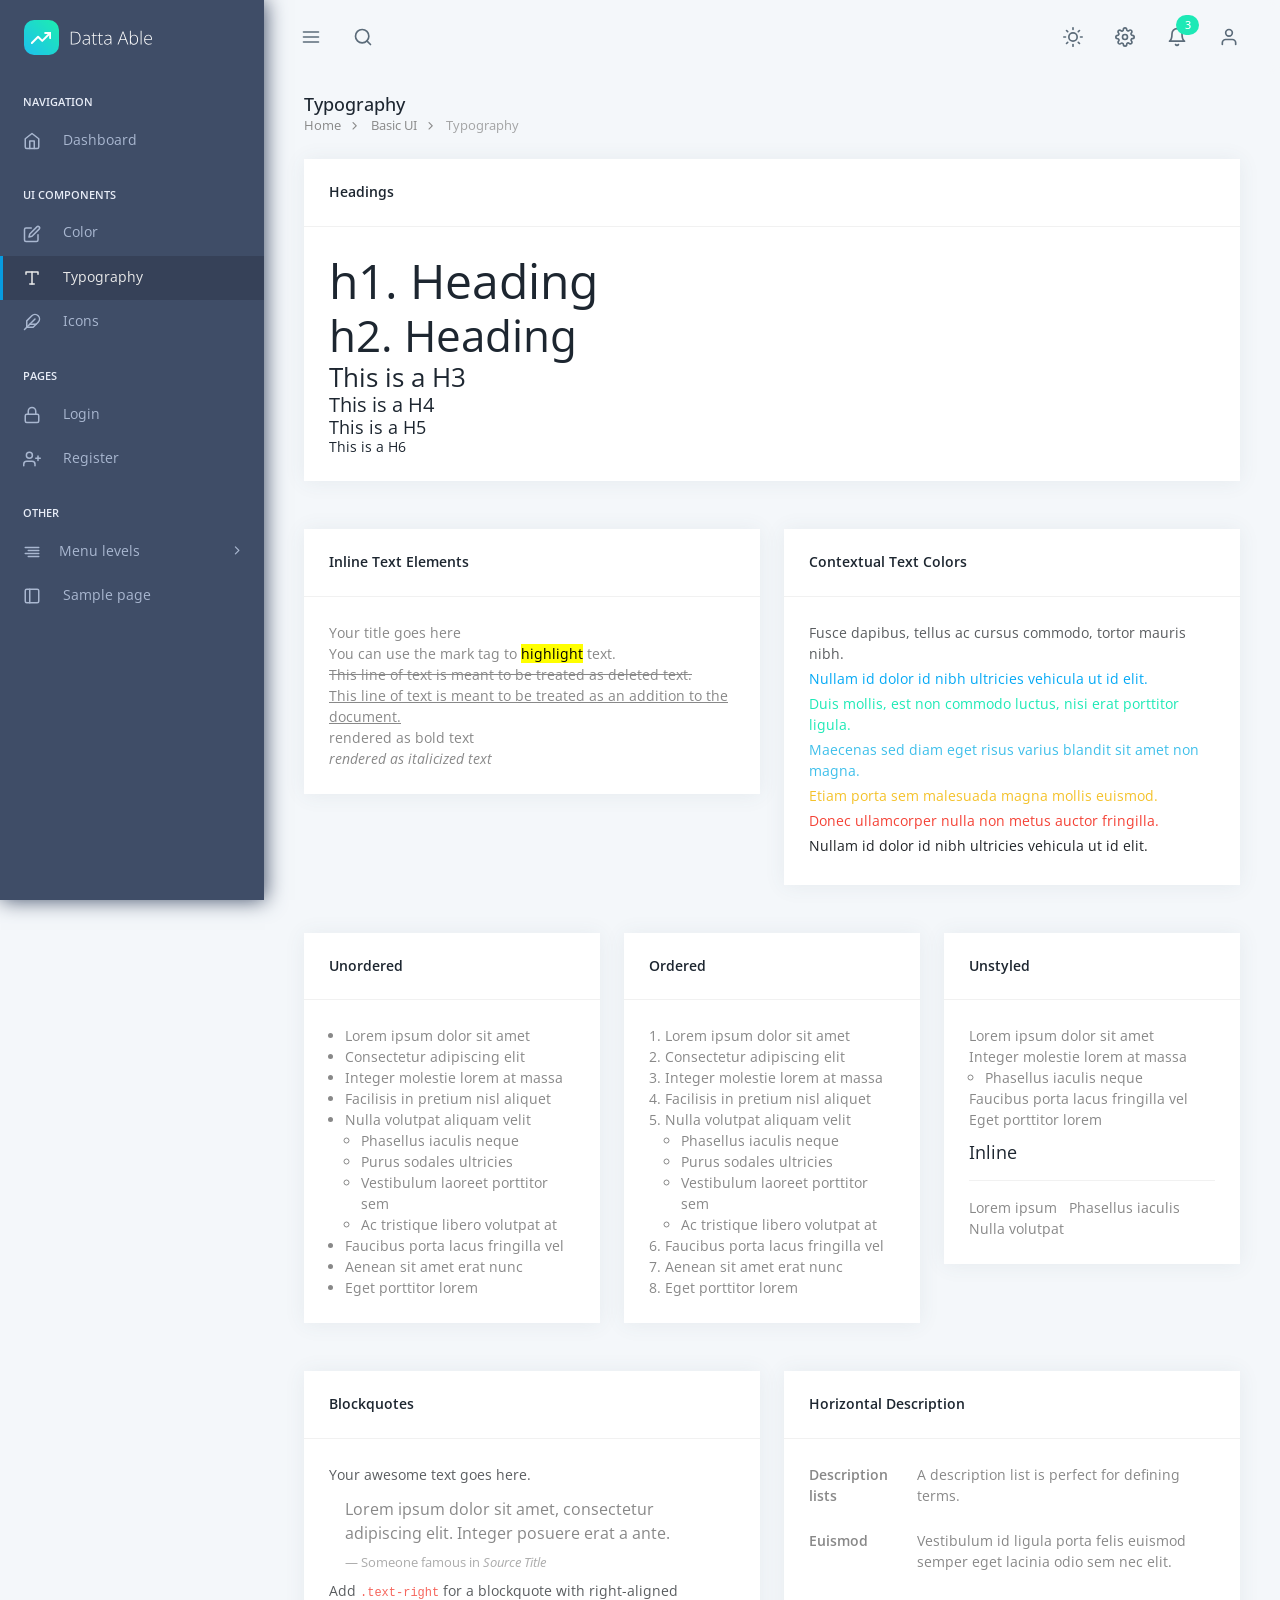
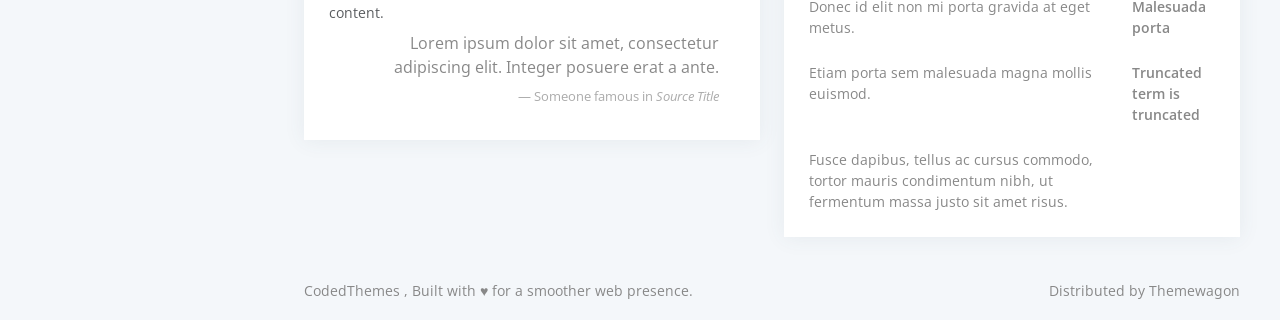
<file: elements/bc_typography.html>
<!doctype html>
<html lang="en" data-pc-preset="preset-1" data-pc-sidebar-caption="true" data-pc-direction="ltr" dir="ltr" data-pc-theme="light">

<head>
  <title>Typography | Datta Able Dashboard Template</title>
  <!-- [Meta] -->
  <meta charset="utf-8" />
  <meta name="viewport" content="width=device-width, initial-scale=1.0, user-scalable=0, minimal-ui" />
  <meta http-equiv="X-UA-Compatible" content="IE=edge" />
  <meta
    name="description"
    content="Datta Able is trending dashboard template made using Bootstrap 5 design framework. Datta Able is available in Bootstrap, React, CodeIgniter, Angular,  and .net Technologies."
  />
  <meta
    name="keywords"
    content="Bootstrap admin template, Dashboard UI Kit, Dashboard Template, Backend Panel, react dashboard, angular dashboard"
  />
  <meta name="author" content="CodedThemes" />

  <!-- [Favicon] icon -->
  <link rel="icon" href="../assets/images/favicon.svg" type="image/x-icon" />

   <!-- [Font] Family -->
   <link href="https://fonts.googleapis.com/css2?family=Open+Sans:wght@300;400;500;600&display=swap" rel="stylesheet" />
  <!-- [phosphor Icons] https://phosphoricons.com/ -->
  <link rel="stylesheet" href="../assets/fonts/phosphor/duotone/style.css" />
  <!-- [Tabler Icons] https://tablericons.com -->
  <link rel="stylesheet" href="../assets/fonts/tabler-icons.min.css" />
  <!-- [Feather Icons] https://feathericons.com -->
  <link rel="stylesheet" href="../assets/fonts/feather.css" />
  <!-- [Font Awesome Icons] https://fontawesome.com/icons -->
  <link rel="stylesheet" href="../assets/fonts/fontawesome.css" />
  <!-- [Material Icons] https://fonts.google.com/icons -->
  <link rel="stylesheet" href="../assets/fonts/material.css" />
  <!-- [Template CSS Files] -->
  <link rel="stylesheet" href="../assets/css/style.css" id="main-style-link" />

</head>

<body>

  <!-- [ Pre-loader ] start -->
<div class="loader-bg fixed inset-0 bg-white dark:bg-themedark-cardbg z-[1034]">
  <div class="loader-track h-[5px] w-full inline-block absolute overflow-hidden top-0">
    <div class="loader-fill w-[300px] h-[5px] bg-primary-500 absolute top-0 left-0 animate-[hitZak_0.6s_ease-in-out_infinite_alternate]"></div>
  </div>
</div>
<!-- [ Pre-loader ] End -->
 <!-- [ Sidebar Menu ] start -->
<nav class="pc-sidebar">
  <div class="navbar-wrapper">
    <div class="m-header flex items-center py-4 px-6 h-header-height">
      <a href="../dashboard/index.html" class="b-brand flex items-center gap-3">
        <!-- ========   Change your logo from here   ============ -->
        <img src="../assets/images/logo-white.svg" class="img-fluid logo logo-lg" alt="logo" />
        <img src="../assets/images/favicon.svg" class="img-fluid logo logo-sm" alt="logo" />
      </a>
    </div>
    <div class="navbar-content h-[calc(100vh_-_74px)] py-2.5">
      <ul class="pc-navbar">
        <li class="pc-item pc-caption">
          <label>Navigation</label>
        </li>
        <li class="pc-item">
        <li class="pc-item">
          <a href="../dashboard/index.html" class="pc-link">
            <span class="pc-micon">
              <i data-feather="home"></i>
            </span>
            <span class="pc-mtext">Dashboard</span>
          </a>
        </li>
        <li class="pc-item pc-caption">
          <label>UI Components</label>
          <i data-feather="feather"></i>
        </li>
        <li class="pc-item pc-hasmenu">
          <a href="../elements/bc_color.html" class="pc-link">
            <span class="pc-micon"> <i data-feather="edit"></i></span>
            <span class="pc-mtext">Color</span>
          </a>
        </li>
        <li class="pc-item pc-hasmenu">
          <a href="../elements/bc_typography.html" class="pc-link">
            <span class="pc-micon"> <i data-feather="type"></i></span>
            <span class="pc-mtext">Typography</span>
          </a>
        </li>
        <li class="pc-item pc-hasmenu">
          <a href="../elements/icon-feather.html" class="pc-link">
            <span class="pc-micon"> <i data-feather="feather"></i></span>
            <span class="pc-mtext">Icons</span>
          </a>
        </li>

        <li class="pc-item pc-caption">
          <label>Pages</label>
          <i data-feather="monitor"></i>
        </li>
        <li class="pc-item pc-hasmenu">
          <a href="../pages/login-v1.html" class="pc-link" target="_blank">
            <span class="pc-micon"> <i data-feather="lock"></i></span>
            <span class="pc-mtext">Login</span>
          </a>
        </li>
        <li class="pc-item pc-hasmenu">
          <a href="../pages/register-v1.html" class="pc-link" target="_blank">
            <span class="pc-micon"> <i data-feather="user-plus"></i></span>
            <span class="pc-mtext">Register</span>
          </a>
        </li>
        <li class="pc-item pc-caption">
          <label>Other</label>
          <i data-feather="sidebar"></i>
        </li>
        <li class="pc-item pc-hasmenu">
          <a href="#!" class="pc-link"><span class="pc-micon"> <i data-feather="align-right"></i> </span><span
              class="pc-mtext">Menu levels</span><span class="pc-arrow"><i class="ti ti-chevron-right"></i></span></a>
          <ul class="pc-submenu">
            <li class="pc-item"><a class="pc-link" href="#!">Level 2.1</a></li>
            <li class="pc-item pc-hasmenu">
              <a href="#!" class="pc-link">Level 2.2<span class="pc-arrow"><i class="ti ti-chevron-right"></i></span></a>
              <ul class="pc-submenu">
                <li class="pc-item"><a class="pc-link" href="#!">Level 3.1</a></li>
                <li class="pc-item"><a class="pc-link" href="#!">Level 3.2</a></li>
                <li class="pc-item pc-hasmenu">
                  <a href="#!" class="pc-link">Level 3.3<span class="pc-arrow"><i class="ti ti-chevron-right"></i></span></a>
                  <ul class="pc-submenu">
                    <li class="pc-item"><a class="pc-link" href="#!">Level 4.1</a></li>
                    <li class="pc-item"><a class="pc-link" href="#!">Level 4.2</a></li>
                  </ul>
                </li>
              </ul>
            </li>
            <li class="pc-item pc-hasmenu">
              <a href="#!" class="pc-link">Level 2.3<span class="pc-arrow"><i class="ti ti-chevron-right"></i></span></a>
              <ul class="pc-submenu">
                <li class="pc-item"><a class="pc-link" href="#!">Level 3.1</a></li>
                <li class="pc-item"><a class="pc-link" href="#!">Level 3.2</a></li>
                <li class="pc-item pc-hasmenu">
                  <a href="#!" class="pc-link">Level 3.3<span class="pc-arrow"><i class="ti ti-chevron-right"></i></span></a>
                  <ul class="pc-submenu">
                    <li class="pc-item"><a class="pc-link" href="#!">Level 4.1</a></li>
                    <li class="pc-item"><a class="pc-link" href="#!">Level 4.2</a></li>
                  </ul>
                </li>
              </ul>
            </li>
          </ul>
        </li>
        <li class="pc-item">
          <a href="../other/sample-page.html" class="pc-link">
            <span class="pc-micon">
              <i data-feather="sidebar"></i>
            </span>
            <span class="pc-mtext">Sample page</span>
          </a>
        </li>
      </ul>
    </div>
  </div>
</nav>
<!-- [ Sidebar Menu ] end -->
 <!-- [ Header Topbar ] start -->
<header class="pc-header">
  <div class="header-wrapper flex max-sm:px-[15px] px-[25px] grow"><!-- [Mobile Media Block] start -->
<div class="me-auto pc-mob-drp">
  <ul class="inline-flex *:min-h-header-height *:inline-flex *:items-center">
    <!-- ======= Menu collapse Icon ===== -->
    <li class="pc-h-item pc-sidebar-collapse max-lg:hidden lg:inline-flex">
      <a href="#" class="pc-head-link ltr:!ml-0 rtl:!mr-0" id="sidebar-hide">
        <i data-feather="menu"></i>
      </a>
    </li>
    <li class="pc-h-item pc-sidebar-popup lg:hidden">
      <a href="#" class="pc-head-link ltr:!ml-0 rtl:!mr-0" id="mobile-collapse">
        <i data-feather="menu"></i>
      </a>
    </li>
    <li class="dropdown pc-h-item">
      <a class="pc-head-link dropdown-toggle me-0" data-pc-toggle="dropdown" href="#" role="button"
        aria-haspopup="false" aria-expanded="false">
        <i data-feather="search"></i>
      </a>
      <div class="dropdown-menu pc-h-dropdown drp-search">
        <form class="px-2 py-1">
          <input type="search" class="form-control !border-0 !shadow-none" placeholder="Search here. . ." />
        </form>
      </div>
    </li>
  </ul>
</div>
<!-- [Mobile Media Block end] -->
<div class="ms-auto">
  <ul class="inline-flex *:min-h-header-height *:inline-flex *:items-center">
    <li class="dropdown pc-h-item">
      <a class="pc-head-link dropdown-toggle me-0" data-pc-toggle="dropdown" href="#" role="button"
        aria-haspopup="false" aria-expanded="false">
        <i data-feather="sun"></i>
      </a>
      <div class="dropdown-menu dropdown-menu-end pc-h-dropdown">
        <a href="#!" class="dropdown-item" onclick="layout_change('dark')">
          <i data-feather="moon"></i>
          <span>Dark</span>
        </a>
        <a href="#!" class="dropdown-item" onclick="layout_change('light')">
          <i data-feather="sun"></i>
          <span>Light</span>
        </a>
        <a href="#!" class="dropdown-item" onclick="layout_change_default()">
          <i data-feather="settings"></i>
          <span>Default</span>
        </a>
      </div>
    </li>
    <li class="dropdown pc-h-item">
      <a class="pc-head-link dropdown-toggle me-0" data-pc-toggle="dropdown" href="#" role="button"
        aria-haspopup="false" aria-expanded="false">
        <i data-feather="settings"></i>
      </a>
      <div class="dropdown-menu dropdown-menu-end pc-h-dropdown">
        <a href="#!" class="dropdown-item">
          <i class="ti ti-user"></i>
          <span>My Account</span>
        </a>
        <a href="#!" class="dropdown-item">
          <i class="ti ti-settings"></i>
          <span>Settings</span>
        </a>
        <a href="#!" class="dropdown-item">
          <i class="ti ti-headset"></i>
          <span>Support</span>
        </a>
        <a href="#!" class="dropdown-item">
          <i class="ti ti-lock"></i>
          <span>Lock Screen</span>
        </a>
        <a href="#!" class="dropdown-item">
          <i class="ti ti-power"></i>
          <span>Logout</span>
        </a>
      </div>
    </li>
    <li class="dropdown pc-h-item">
      <a class="pc-head-link dropdown-toggle me-0" data-pc-toggle="dropdown" href="#" role="button"
        aria-haspopup="false" aria-expanded="false">
        <i data-feather="bell"></i>
        <span class="badge bg-success-500 text-white rounded-full z-10 absolute right-0 top-0">3</span>
      </a>
      <div class="dropdown-menu dropdown-notification dropdown-menu-end pc-h-dropdown p-2">
        <div class="dropdown-header flex items-center justify-between py-4 px-5">
          <h5 class="m-0">Notifications</h5>
          <a href="#!" class="btn btn-link btn-sm">Mark all read</a>
        </div>
        <div class="dropdown-body header-notification-scroll relative py-4 px-5"
          style="max-height: calc(100vh - 215px)">
          <p class="text-span mb-3">Today</p>
          <div class="card mb-2">
            <div class="card-body">
              <div class="flex gap-4">
                <div class="shrink-0">
                  <img class="img-radius w-12 h-12 rounded-0" src="../assets/images/user/avatar-1.jpg" alt="Generic placeholder image" />
                </div>
                <div class="grow">
                  <span class="float-end text-sm text-muted">2 min ago</span>
                  <h5 class="text-body mb-2">UI/UX Design</h5>
                  <p class="mb-0">
                    Lorem Ipsum has been the industry's standard dummy text ever since the 1500s, when an unknown
                    printer took a galley of
                    type and scrambled it to make a type
                  </p>
                </div>
              </div>
            </div>
          </div>
          <div class="card mb-2">
            <div class="card-body">
              <div class="flex gap-4">
                <div class="shrink-0">
                  <img class="img-radius w-12 h-12 rounded-0" src="../assets/images/user/avatar-2.jpg" alt="Generic placeholder image" />
                </div>
                <div class="grow">
                  <span class="float-end text-sm text-muted">1 hour ago</span>
                  <h5 class="text-body mb-2">Message</h5>
                  <p class="mb-0">Lorem Ipsum has been the industry's standard dummy text ever since the 1500.</p>
                </div>
              </div>
            </div>
          </div>
          <p class="text-span mb-3 mt-4">Yesterday</p>
          <div class="card mb-2">
            <div class="card-body">
              <div class="flex gap-4">
                <div class="shrink-0">
                  <img class="img-radius w-12 h-12 rounded-0" src="../assets/images/user/avatar-3.jpg" alt="Generic placeholder image" />
                </div>
                <div class="grow ms-3">
                  <span class="float-end text-sm text-muted">2 hour ago</span>
                  <h5 class="text-body mb-2">Forms</h5>
                  <p class="mb-0">
                    Lorem Ipsum has been the industry's standard dummy text ever since the 1500s, when an unknown
                    printer took a galley of
                    type and scrambled it to make a type
                  </p>
                </div>
              </div>
            </div>
          </div>
          <div class="card mb-2">
            <div class="card-body">
              <div class="flex gap-4">
                <div class="shrink-0">
                  <img class="img-radius w-12 h-12 rounded-0" src="../assets/images/user/avatar-4.jpg" alt="Generic placeholder image" />
                </div>
                <div class="grow ms-3">
                  <span class="float-end text-sm text-muted">12 hour ago</span>
                  <h5 class="text-body mb-2">Challenge invitation</h5>
                  <p class="mb-2">
                    <strong>Jonny aber</strong>
                    invites to join the challenge
                  </p>
                  <button class="btn btn-sm btn-outline-secondary me-2">Decline</button>
                  <button class="btn btn-sm btn-primary">Accept</button>
                </div>
              </div>
            </div>
          </div>
          <div class="card mb-2">
            <div class="card-body">
              <div class="flex gap-4">
                <div class="shrink-0">
                  <img class="img-radius w-12 h-12 rounded-0" src="../assets/images/user/avatar-5.jpg" alt="Generic placeholder image" />
                </div>
                <div class="grow ms-3">
                  <span class="float-end text-sm text-muted">5 hour ago</span>
                  <h5 class="text-body mb-2">Security</h5>
                  <p class="mb-0">
                    Lorem Ipsum has been the industry's standard dummy text ever since the 1500s, when an unknown
                    printer took a galley of
                    type and scrambled it to make a type
                  </p>
                </div>
              </div>
            </div>
          </div>
        </div>
        <div class="text-center py-2">
          <a href="#!" class="text-danger-500 hover:text-danger-600 focus:text-danger-600 active:text-danger-600">
            Clear all Notifications
          </a>
        </div>
      </div>
    </li>
    <li class="dropdown pc-h-item header-user-profile">
      <a class="pc-head-link dropdown-toggle arrow-none me-0" data-pc-toggle="dropdown" href="#" role="button"
        aria-haspopup="false" data-pc-auto-close="outside" aria-expanded="false">
        <i data-feather="user"></i>
      </a>
      <div class="dropdown-menu dropdown-user-profile dropdown-menu-end pc-h-dropdown p-2 overflow-hidden">
        <div class="dropdown-header flex items-center justify-between py-4 px-5 bg-primary-500">
          <div class="flex mb-1 items-center">
            <div class="shrink-0">
              <img src="../assets/images/user/avatar-2.jpg" alt="user-image" class="w-10 rounded-full" />
            </div>
            <div class="grow ms-3">
              <h6 class="mb-1 text-white">Carson Darrin 🖖</h6>
              <span class="text-white">carson.darrin@company.io</span>
            </div>
          </div>
        </div>
        <div class="dropdown-body py-4 px-5">
          <div class="profile-notification-scroll position-relative" style="max-height: calc(100vh - 225px)">
            <a href="#" class="dropdown-item">
              <span>
                <svg class="pc-icon text-muted me-2 inline-block">
                  <use xlink:href="#custom-setting-outline"></use>
                </svg>
                <span>Settings</span>
              </span>
            </a>
            <a href="#" class="dropdown-item">
              <span>
                <svg class="pc-icon text-muted me-2 inline-block">
                  <use xlink:href="#custom-share-bold"></use>
                </svg>
                <span>Share</span>
              </span>
            </a>
            <a href="#" class="dropdown-item">
              <span>
                <svg class="pc-icon text-muted me-2 inline-block">
                  <use xlink:href="#custom-lock-outline"></use>
                </svg>
                <span>Change Password</span>
              </span>
            </a>
            <div class="grid my-3">
              <button class="btn btn-primary flex items-center justify-center">
                <svg class="pc-icon me-2 w-[22px] h-[22px]">
                  <use xlink:href="#custom-logout-1-outline"></use>
                </svg>
                Logout
              </button>
            </div>
          </div>
        </div>
      </div>
    </li>
  </ul>
</div></div>
</header>
<!-- [ Header ] end -->



  <!-- [ Main Content ] start -->
  <div class="pc-container">
    <div class="pc-content">
      <!-- [ breadcrumb ] start -->
      <div class="page-header">
        <div class="page-block">
          <div class="page-header-title">
            <h5 class="mb-0 font-medium">Typography</h5>
          </div>
          <ul class="breadcrumb">
            <li class="breadcrumb-item"><a href="../dashboard/index.html">Home</a></li>
            <li class="breadcrumb-item"><a href="javascript: void(0)">Basic UI</a></li>
            <li class="breadcrumb-item" aria-current="page">Typography</li>
          </ul>
        </div>
      </div>
      <!-- [ breadcrumb ] end -->

      <!-- [ Main Content ] start -->
      <div class="grid grid-cols-12 gap-6">
        <!-- [ Typography ] start -->
        <div class="col-span-12">
          <div class="card">
            <div class="card-header">
              <h5>Headings</h5>
            </div>
            <div class="card-body pc-component">
              <h1>h1. Heading</h1>
              <div class="clearfix"></div>
              <h2>h2. Heading</h2>
              <div class="clearfix"></div>
              <h3>This is a H3</h3>
              <div class="clearfix"></div>
              <h4>This is a H4</h4>
              <div class="clearfix"></div>
              <h5>This is a H5</h5>
              <div class="clearfix"></div>
              <h6>This is a H6</h6>
            </div>
          </div>
        </div>
        <div class="col-span-12 md:col-span-6">
          <div class="card">
            <div class="card-header">
              <h5>Inline Text Elements</h5>
            </div>
            <div class="card-body pc-component">
              <p class="lead m-t-0">Your title goes here</p>
              You can use the mark tag to
              <mark>highlight</mark>
              text.
              <br />
              <del>This line of text is meant to be treated as deleted text.</del>
              <br />
              <ins>This line of text is meant to be treated as an addition to the document.</ins>
              <br />
              <strong>rendered as bold text</strong>
              <br />
              <em>rendered as italicized text</em>
            </div>
          </div>
        </div>
        <div class="col-span-12 md:col-span-6">
          <div class="card">
            <div class="card-header">
              <h5>Contextual Text Colors</h5>
            </div>
            <div class="card-body pc-component">
              <p class="text-muted mb-1">Fusce dapibus, tellus ac cursus commodo, tortor mauris nibh.</p>
              <p class="text-primary-500 mb-1">Nullam id dolor id nibh ultricies vehicula ut id elit.</p>
              <p class="text-success-500 mb-1">Duis mollis, est non commodo luctus, nisi erat porttitor ligula.</p>
              <p class="text-info-500 mb-1">Maecenas sed diam eget risus varius blandit sit amet non magna.</p>
              <p class="text-warning-500 mb-1">Etiam porta sem malesuada magna mollis euismod.</p>
              <p class="text-danger-500 mb-1">Donec ullamcorper nulla non metus auctor fringilla.</p>
              <p class="text-dark-500 dark:text-white mb-1">Nullam id dolor id nibh ultricies vehicula ut id elit.</p>
            </div>
          </div>
        </div>
        <div class="col-span-12 md:col-span-6 lg:col-span-4">
          <div class="card">
            <div class="card-header">
              <h5>Unordered</h5>
            </div>
            <div class="card-body pc-component">
              <ul class="list-disc ltr:pl-4 rtl:pr-4">
                <li>Lorem ipsum dolor sit amet</li>
                <li>Consectetur adipiscing elit</li>
                <li>Integer molestie lorem at massa</li>
                <li>Facilisis in pretium nisl aliquet</li>
                <li>
                  Nulla volutpat aliquam velit
                  <ul class="list-[circle] ltr:pl-4 rtl:pr-4">
                    <li>Phasellus iaculis neque</li>
                    <li>Purus sodales ultricies</li>
                    <li>Vestibulum laoreet porttitor sem</li>
                    <li>Ac tristique libero volutpat at</li>
                  </ul>
                </li>
                <li>Faucibus porta lacus fringilla vel</li>
                <li>Aenean sit amet erat nunc</li>
                <li>Eget porttitor lorem</li>
              </ul>
            </div>
          </div>
        </div>
        <div class="col-span-12 md:col-span-6 lg:col-span-4">
          <div class="card">
            <div class="card-header">
              <h5>Ordered</h5>
            </div>
            <div class="card-body pc-component">
              <ol class="list-decimal ltr:pl-4 rtl:pr-4">
                <li>Lorem ipsum dolor sit amet</li>
                <li>Consectetur adipiscing elit</li>
                <li>Integer molestie lorem at massa</li>
                <li>Facilisis in pretium nisl aliquet</li>
                <li>
                  Nulla volutpat aliquam velit
                  <ul class="list-[circle] ltr:pl-4 rtl:pr-4">
                    <li>Phasellus iaculis neque</li>
                    <li>Purus sodales ultricies</li>
                    <li>Vestibulum laoreet porttitor sem</li>
                    <li>Ac tristique libero volutpat at</li>
                  </ul>
                </li>
                <li>Faucibus porta lacus fringilla vel</li>
                <li>Aenean sit amet erat nunc</li>
                <li>Eget porttitor lorem</li>
              </ol>
            </div>
          </div>
        </div>
        <div class="col-span-12 md:col-span-6 lg:col-span-4">
          <div class="card">
            <div class="card-header">
              <h5>Unstyled</h5>
            </div>
            <div class="card-body pc-component">
              <ul>
                <li>Lorem ipsum dolor sit amet</li>
                <li>
                  Integer molestie lorem at massa
                  <ul class="list-[circle] pl-4">
                    <li>Phasellus iaculis neque</li>
                  </ul>
                </li>
                <li>Faucibus porta lacus fringilla vel</li>
                <li>Eget porttitor lorem</li>
              </ul>
              <h5 class="mt-3">Inline</h5>
              <hr class="my-4 border-0 border-t border-theme-border dark:border-themedark-border" />
              <ul>
                <li class="inline-block mr-2">Lorem ipsum</li>
                <li class="inline-block mr-2">Phasellus iaculis</li>
                <li class="inline-block mr-2">Nulla volutpat</li>
              </ul>
            </div>
          </div>
        </div>
        <div class="col-span-12 md:col-span-6">
          <div class="card">
            <div class="card-header">
              <h5>Blockquotes</h5>
            </div>
            <div class="card-body pc-component">
              <p class="text-muted mb-1">Your awesome text goes here.</p>
              <blockquote class="py-2 px-4 text-[1rem]">
                <p class="mb-2">Lorem ipsum dolor sit amet, consectetur adipiscing elit. Integer posuere erat a ante.
                </p>
                <footer
                  class="text-[80%] before:content-['—'] text-theme-bodycolor/70 dark:text-themedark-bodycolor/70">
                  Someone famous in
                  <cite title="Source Title">Source Title</cite>
                </footer>
              </blockquote>
              <p class="text-muted m-b-15 m-t-20">
                Add
                <code class="text-danger-400 text-sm">.text-right</code>
                for a blockquote with right-aligned content.
              </p>
              <blockquote class="py-2 px-4 text-[1rem] text-right">
                <p class="mb-2">Lorem ipsum dolor sit amet, consectetur adipiscing elit. Integer posuere erat a ante.
                </p>
                <footer
                  class="text-[80%] before:content-['—'] text-theme-bodycolor/70 dark:text-themedark-bodycolor/70">
                  Someone famous in
                  <cite title="Source Title">Source Title</cite>
                </footer>
              </blockquote>
            </div>
          </div>
        </div>
        <div class="col-span-12 md:col-span-6">
          <div class="card">
            <div class="card-header">
              <h5>Horizontal Description</h5>
            </div>
            <div class="card-body pc-component">
              <dl class="grid grid-cols-12 gap-6">
                <dt class="col-span-12 sm:col-span-3 font-semibold">Description lists</dt>
                <dd class="col-span-12 sm:col-span-9">A description list is perfect for defining terms.</dd>
                <dt class="col-span-12 sm:col-span-3 font-semibold">Euismod</dt>
                <dd class="col-span-12 sm:col-span-9">
                  Vestibulum id ligula porta felis euismod semper eget lacinia odio sem nec elit.
                </dd>
                <dd class="col-span-12 sm:col-span-9">Donec id elit non mi porta gravida at eget metus.</dd>
                <dt class="col-span-12 sm:col-span-3 font-semibold">Malesuada porta</dt>
                <dd class="col-span-12 sm:col-span-9">Etiam porta sem malesuada magna mollis euismod.</dd>
                <dt class="col-span-12 sm:col-span-3 font-semibold">Truncated term is truncated</dt>
                <dd class="col-span-12 sm:col-span-9">
                  Fusce dapibus, tellus ac cursus commodo, tortor mauris condimentum nibh, ut fermentum massa justo sit
                  amet risus.
                </dd>
              </dl>
            </div>
          </div>
        </div>
        <!-- [ Typography ] end -->
      </div>
      <!-- [ Main Content ] end -->
    </div>
  </div>
  <!-- [ Main Content ] end -->
  <footer class="pc-footer">
    <div class="footer-wrapper container-fluid mx-10">
      <div class="grid grid-cols-12 gap-1.5">
        <div class="col-span-12 sm:col-span-6 my-1">
          <p class="m-0"></p>
            <a href="https://codedthemes.com/" class="text-theme-bodycolor dark:text-themedark-bodycolor hover:text-primary-500 dark:hover:text-primary-500" target="_blank">CodedThemes</a>
            , Built with ♥ for a smoother web presence.
          </p>
        </div>
        <div class="col-span-12 sm:col-span-6 my-1 justify-self-end">
                 <p class="inline-block max-sm:mr-3 sm:ml-2">Distributed by <a href="https://themewagon.com" target="_blank">Themewagon</a></p>
        </div>
      </div>
    </div>
  </footer>
 <!-- Required Js -->
<script src="../assets/js/plugins/simplebar.min.js"></script>
<script src="../assets/js/plugins/popper.min.js"></script>
<script src="../assets/js/icon/custom-icon.js"></script>
<script src="../assets/js/plugins/feather.min.js"></script>
<script src="../assets/js/component.js"></script>
<script src="../assets/js/theme.js"></script>
<script src="../assets/js/script.js"></script>

<div class="floting-button fixed bottom-[50px] right-[30px] z-[1030]">
</div>


<script>
  layout_change('false');
</script>
 

<script>
  layout_theme_sidebar_change('dark');
</script>

 
<script>
  change_box_container('false');
</script>
 
<script>
  layout_caption_change('true');
</script>
 
<script>
  layout_rtl_change('false');
</script>
 
<script>
  preset_change('preset-1');
</script>
 
<script>
  main_layout_change('vertical');
</script>


  
</body>

</html>
</file>
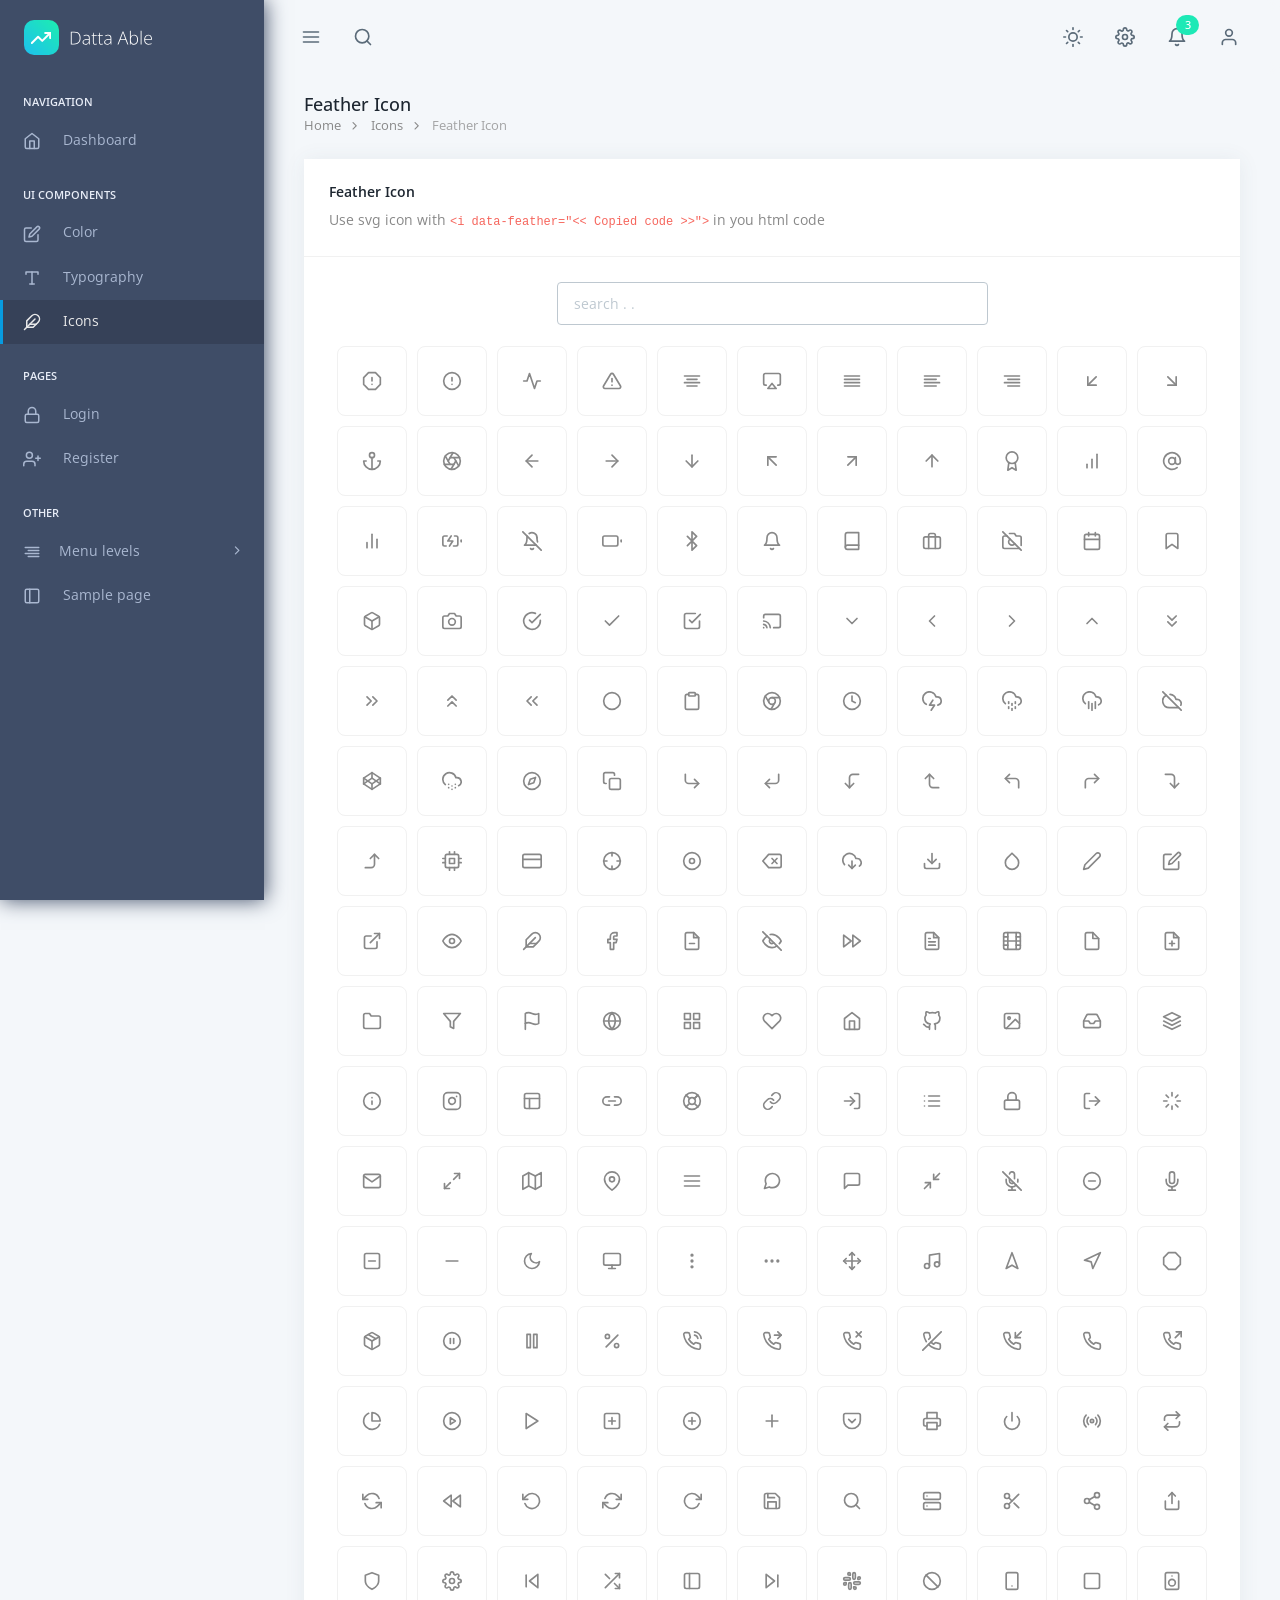
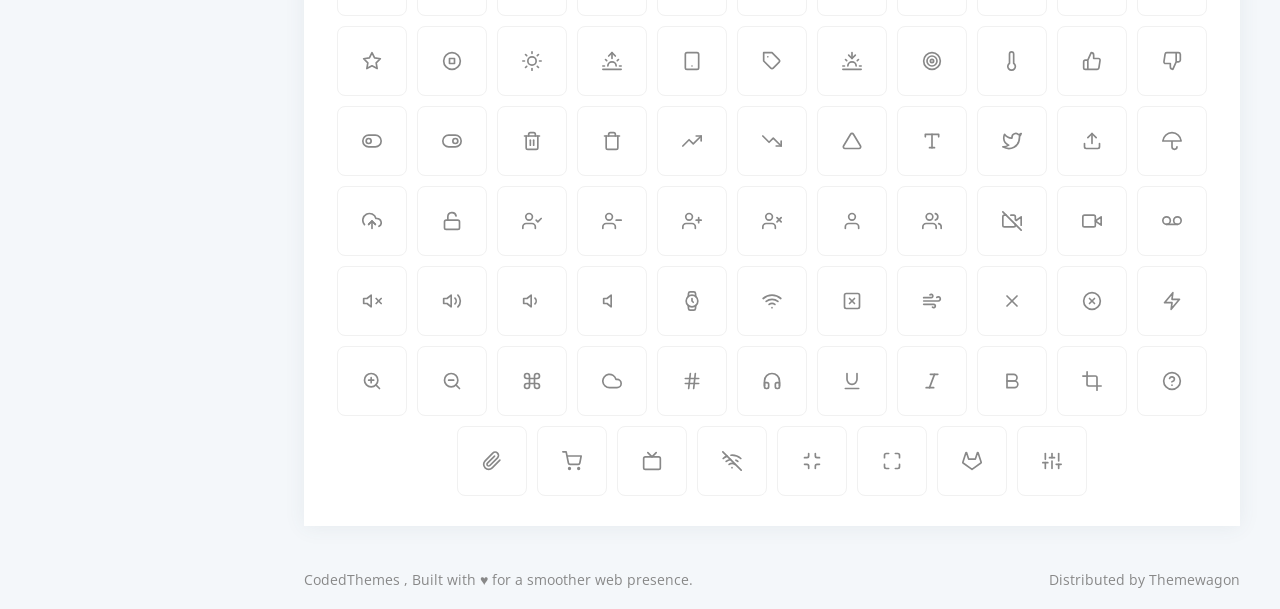
<file: elements/icon-feather.html>
<!doctype html>
<html lang="en" data-pc-preset="preset-1" data-pc-sidebar-caption="true" data-pc-direction="ltr" dir="ltr" data-pc-theme="light">
  <!-- [Head] start -->

  <head>
    <title>Feather Icon Pack | Datta Able Dashboard Template</title>
    <!-- [Meta] -->
    <meta charset="utf-8" />
    <meta name="viewport" content="width=device-width, initial-scale=1.0, user-scalable=0, minimal-ui" />
    <meta http-equiv="X-UA-Compatible" content="IE=edge" />
    <meta
      name="description"
      content="Datta Able is trending dashboard template made using Bootstrap 5 design framework. Datta Able is available in Bootstrap, React, CodeIgniter, Angular,  and .net Technologies."
    />
    <meta
      name="keywords"
      content="Bootstrap admin template, Dashboard UI Kit, Dashboard Template, Backend Panel, react dashboard, angular dashboard"
    />
    <meta name="author" content="CodedThemes" />

    <!-- [Favicon] icon -->
    <link rel="icon" href="../assets/images/favicon.svg" type="image/x-icon" />
  <!-- [Font] Family -->
 <link href="https://fonts.googleapis.com/css2?family=Open+Sans:wght@300;400;500;600&display=swap" rel="stylesheet" />
<!-- [phosphor Icons] https://phosphoricons.com/ -->
<link rel="stylesheet" href="../assets/fonts/phosphor/duotone/style.css" />
<!-- [Tabler Icons] https://tablericons.com -->
<link rel="stylesheet" href="../assets/fonts/tabler-icons.min.css" />
<!-- [Feather Icons] https://feathericons.com -->
<link rel="stylesheet" href="../assets/fonts/feather.css" />
<!-- [Font Awesome Icons] https://fontawesome.com/icons -->
<link rel="stylesheet" href="../assets/fonts/fontawesome.css" />
<!-- [Material Icons] https://fonts.google.com/icons -->
<link rel="stylesheet" href="../assets/fonts/material.css" />
<!-- [Template CSS Files] -->
<link rel="stylesheet" href="../assets/css/style.css" id="main-style-link" />

  </head>
  <!-- [Head] end -->
  <!-- [Body] Start -->

  <body>
    <!-- [ Pre-loader ] start -->
<div class="loader-bg fixed inset-0 bg-white dark:bg-themedark-cardbg z-[1034]">
  <div class="loader-track h-[5px] w-full inline-block absolute overflow-hidden top-0">
    <div class="loader-fill w-[300px] h-[5px] bg-primary-500 absolute top-0 left-0 animate-[hitZak_0.6s_ease-in-out_infinite_alternate]"></div>
  </div>
</div>
<!-- [ Pre-loader ] End -->
 <!-- [ Sidebar Menu ] start -->
<nav class="pc-sidebar">
  <div class="navbar-wrapper">
    <div class="m-header flex items-center py-4 px-6 h-header-height">
      <a href="../dashboard/index.html" class="b-brand flex items-center gap-3">
        <!-- ========   Change your logo from here   ============ -->
        <img src="../assets/images/logo-white.svg" class="img-fluid logo logo-lg" alt="logo" />
        <img src="../assets/images/favicon.svg" class="img-fluid logo logo-sm" alt="logo" />
      </a>
    </div>
    <div class="navbar-content h-[calc(100vh_-_74px)] py-2.5">
      <ul class="pc-navbar">
        <li class="pc-item pc-caption">
          <label>Navigation</label>
        </li>
        <li class="pc-item">
        <li class="pc-item">
          <a href="../dashboard/index.html" class="pc-link">
            <span class="pc-micon">
              <i data-feather="home"></i>
            </span>
            <span class="pc-mtext">Dashboard</span>
          </a>
        </li>
        <li class="pc-item pc-caption">
          <label>UI Components</label>
          <i data-feather="feather"></i>
        </li>
        <li class="pc-item pc-hasmenu">
          <a href="../elements/bc_color.html" class="pc-link">
            <span class="pc-micon"> <i data-feather="edit"></i></span>
            <span class="pc-mtext">Color</span>
          </a>
        </li>
        <li class="pc-item pc-hasmenu">
          <a href="../elements/bc_typography.html" class="pc-link">
            <span class="pc-micon"> <i data-feather="type"></i></span>
            <span class="pc-mtext">Typography</span>
          </a>
        </li>
        <li class="pc-item pc-hasmenu">
          <a href="../elements/icon-feather.html" class="pc-link">
            <span class="pc-micon"> <i data-feather="feather"></i></span>
            <span class="pc-mtext">Icons</span>
          </a>
        </li>

        <li class="pc-item pc-caption">
          <label>Pages</label>
          <i data-feather="monitor"></i>
        </li>
        <li class="pc-item pc-hasmenu">
          <a href="../pages/login-v1.html" class="pc-link" target="_blank">
            <span class="pc-micon"> <i data-feather="lock"></i></span>
            <span class="pc-mtext">Login</span>
          </a>
        </li>
        <li class="pc-item pc-hasmenu">
          <a href="../pages/register-v1.html" class="pc-link" target="_blank">
            <span class="pc-micon"> <i data-feather="user-plus"></i></span>
            <span class="pc-mtext">Register</span>
          </a>
        </li>
        <li class="pc-item pc-caption">
          <label>Other</label>
          <i data-feather="sidebar"></i>
        </li>
        <li class="pc-item pc-hasmenu">
          <a href="#!" class="pc-link"><span class="pc-micon"> <i data-feather="align-right"></i> </span><span
              class="pc-mtext">Menu levels</span><span class="pc-arrow"><i class="ti ti-chevron-right"></i></span></a>
          <ul class="pc-submenu">
            <li class="pc-item"><a class="pc-link" href="#!">Level 2.1</a></li>
            <li class="pc-item pc-hasmenu">
              <a href="#!" class="pc-link">Level 2.2<span class="pc-arrow"><i class="ti ti-chevron-right"></i></span></a>
              <ul class="pc-submenu">
                <li class="pc-item"><a class="pc-link" href="#!">Level 3.1</a></li>
                <li class="pc-item"><a class="pc-link" href="#!">Level 3.2</a></li>
                <li class="pc-item pc-hasmenu">
                  <a href="#!" class="pc-link">Level 3.3<span class="pc-arrow"><i class="ti ti-chevron-right"></i></span></a>
                  <ul class="pc-submenu">
                    <li class="pc-item"><a class="pc-link" href="#!">Level 4.1</a></li>
                    <li class="pc-item"><a class="pc-link" href="#!">Level 4.2</a></li>
                  </ul>
                </li>
              </ul>
            </li>
            <li class="pc-item pc-hasmenu">
              <a href="#!" class="pc-link">Level 2.3<span class="pc-arrow"><i class="ti ti-chevron-right"></i></span></a>
              <ul class="pc-submenu">
                <li class="pc-item"><a class="pc-link" href="#!">Level 3.1</a></li>
                <li class="pc-item"><a class="pc-link" href="#!">Level 3.2</a></li>
                <li class="pc-item pc-hasmenu">
                  <a href="#!" class="pc-link">Level 3.3<span class="pc-arrow"><i class="ti ti-chevron-right"></i></span></a>
                  <ul class="pc-submenu">
                    <li class="pc-item"><a class="pc-link" href="#!">Level 4.1</a></li>
                    <li class="pc-item"><a class="pc-link" href="#!">Level 4.2</a></li>
                  </ul>
                </li>
              </ul>
            </li>
          </ul>
        </li>
        <li class="pc-item">
          <a href="../other/sample-page.html" class="pc-link">
            <span class="pc-micon">
              <i data-feather="sidebar"></i>
            </span>
            <span class="pc-mtext">Sample page</span>
          </a>
        </li>
      </ul>
    </div>
  </div>
</nav>
<!-- [ Sidebar Menu ] end -->
 <!-- [ Header Topbar ] start -->
<header class="pc-header">
  <div class="header-wrapper flex max-sm:px-[15px] px-[25px] grow"><!-- [Mobile Media Block] start -->
<div class="me-auto pc-mob-drp">
  <ul class="inline-flex *:min-h-header-height *:inline-flex *:items-center">
    <!-- ======= Menu collapse Icon ===== -->
    <li class="pc-h-item pc-sidebar-collapse max-lg:hidden lg:inline-flex">
      <a href="#" class="pc-head-link ltr:!ml-0 rtl:!mr-0" id="sidebar-hide">
        <i data-feather="menu"></i>
      </a>
    </li>
    <li class="pc-h-item pc-sidebar-popup lg:hidden">
      <a href="#" class="pc-head-link ltr:!ml-0 rtl:!mr-0" id="mobile-collapse">
        <i data-feather="menu"></i>
      </a>
    </li>
    <li class="dropdown pc-h-item">
      <a class="pc-head-link dropdown-toggle me-0" data-pc-toggle="dropdown" href="#" role="button"
        aria-haspopup="false" aria-expanded="false">
        <i data-feather="search"></i>
      </a>
      <div class="dropdown-menu pc-h-dropdown drp-search">
        <form class="px-2 py-1">
          <input type="search" class="form-control !border-0 !shadow-none" placeholder="Search here. . ." />
        </form>
      </div>
    </li>
  </ul>
</div>
<!-- [Mobile Media Block end] -->
<div class="ms-auto">
  <ul class="inline-flex *:min-h-header-height *:inline-flex *:items-center">
    <li class="dropdown pc-h-item">
      <a class="pc-head-link dropdown-toggle me-0" data-pc-toggle="dropdown" href="#" role="button"
        aria-haspopup="false" aria-expanded="false">
        <i data-feather="sun"></i>
      </a>
      <div class="dropdown-menu dropdown-menu-end pc-h-dropdown">
        <a href="#!" class="dropdown-item" onclick="layout_change('dark')">
          <i data-feather="moon"></i>
          <span>Dark</span>
        </a>
        <a href="#!" class="dropdown-item" onclick="layout_change('light')">
          <i data-feather="sun"></i>
          <span>Light</span>
        </a>
        <a href="#!" class="dropdown-item" onclick="layout_change_default()">
          <i data-feather="settings"></i>
          <span>Default</span>
        </a>
      </div>
    </li>
    <li class="dropdown pc-h-item">
      <a class="pc-head-link dropdown-toggle me-0" data-pc-toggle="dropdown" href="#" role="button"
        aria-haspopup="false" aria-expanded="false">
        <i data-feather="settings"></i>
      </a>
      <div class="dropdown-menu dropdown-menu-end pc-h-dropdown">
        <a href="#!" class="dropdown-item">
          <i class="ti ti-user"></i>
          <span>My Account</span>
        </a>
        <a href="#!" class="dropdown-item">
          <i class="ti ti-settings"></i>
          <span>Settings</span>
        </a>
        <a href="#!" class="dropdown-item">
          <i class="ti ti-headset"></i>
          <span>Support</span>
        </a>
        <a href="#!" class="dropdown-item">
          <i class="ti ti-lock"></i>
          <span>Lock Screen</span>
        </a>
        <a href="#!" class="dropdown-item">
          <i class="ti ti-power"></i>
          <span>Logout</span>
        </a>
      </div>
    </li>
    <li class="dropdown pc-h-item">
      <a class="pc-head-link dropdown-toggle me-0" data-pc-toggle="dropdown" href="#" role="button"
        aria-haspopup="false" aria-expanded="false">
        <i data-feather="bell"></i>
        <span class="badge bg-success-500 text-white rounded-full z-10 absolute right-0 top-0">3</span>
      </a>
      <div class="dropdown-menu dropdown-notification dropdown-menu-end pc-h-dropdown p-2">
        <div class="dropdown-header flex items-center justify-between py-4 px-5">
          <h5 class="m-0">Notifications</h5>
          <a href="#!" class="btn btn-link btn-sm">Mark all read</a>
        </div>
        <div class="dropdown-body header-notification-scroll relative py-4 px-5"
          style="max-height: calc(100vh - 215px)">
          <p class="text-span mb-3">Today</p>
          <div class="card mb-2">
            <div class="card-body">
              <div class="flex gap-4">
                <div class="shrink-0">
                  <img class="img-radius w-12 h-12 rounded-0" src="../assets/images/user/avatar-1.jpg" alt="Generic placeholder image" />
                </div>
                <div class="grow">
                  <span class="float-end text-sm text-muted">2 min ago</span>
                  <h5 class="text-body mb-2">UI/UX Design</h5>
                  <p class="mb-0">
                    Lorem Ipsum has been the industry's standard dummy text ever since the 1500s, when an unknown
                    printer took a galley of
                    type and scrambled it to make a type
                  </p>
                </div>
              </div>
            </div>
          </div>
          <div class="card mb-2">
            <div class="card-body">
              <div class="flex gap-4">
                <div class="shrink-0">
                  <img class="img-radius w-12 h-12 rounded-0" src="../assets/images/user/avatar-2.jpg" alt="Generic placeholder image" />
                </div>
                <div class="grow">
                  <span class="float-end text-sm text-muted">1 hour ago</span>
                  <h5 class="text-body mb-2">Message</h5>
                  <p class="mb-0">Lorem Ipsum has been the industry's standard dummy text ever since the 1500.</p>
                </div>
              </div>
            </div>
          </div>
          <p class="text-span mb-3 mt-4">Yesterday</p>
          <div class="card mb-2">
            <div class="card-body">
              <div class="flex gap-4">
                <div class="shrink-0">
                  <img class="img-radius w-12 h-12 rounded-0" src="../assets/images/user/avatar-3.jpg" alt="Generic placeholder image" />
                </div>
                <div class="grow ms-3">
                  <span class="float-end text-sm text-muted">2 hour ago</span>
                  <h5 class="text-body mb-2">Forms</h5>
                  <p class="mb-0">
                    Lorem Ipsum has been the industry's standard dummy text ever since the 1500s, when an unknown
                    printer took a galley of
                    type and scrambled it to make a type
                  </p>
                </div>
              </div>
            </div>
          </div>
          <div class="card mb-2">
            <div class="card-body">
              <div class="flex gap-4">
                <div class="shrink-0">
                  <img class="img-radius w-12 h-12 rounded-0" src="../assets/images/user/avatar-4.jpg" alt="Generic placeholder image" />
                </div>
                <div class="grow ms-3">
                  <span class="float-end text-sm text-muted">12 hour ago</span>
                  <h5 class="text-body mb-2">Challenge invitation</h5>
                  <p class="mb-2">
                    <strong>Jonny aber</strong>
                    invites to join the challenge
                  </p>
                  <button class="btn btn-sm btn-outline-secondary me-2">Decline</button>
                  <button class="btn btn-sm btn-primary">Accept</button>
                </div>
              </div>
            </div>
          </div>
          <div class="card mb-2">
            <div class="card-body">
              <div class="flex gap-4">
                <div class="shrink-0">
                  <img class="img-radius w-12 h-12 rounded-0" src="../assets/images/user/avatar-5.jpg" alt="Generic placeholder image" />
                </div>
                <div class="grow ms-3">
                  <span class="float-end text-sm text-muted">5 hour ago</span>
                  <h5 class="text-body mb-2">Security</h5>
                  <p class="mb-0">
                    Lorem Ipsum has been the industry's standard dummy text ever since the 1500s, when an unknown
                    printer took a galley of
                    type and scrambled it to make a type
                  </p>
                </div>
              </div>
            </div>
          </div>
        </div>
        <div class="text-center py-2">
          <a href="#!" class="text-danger-500 hover:text-danger-600 focus:text-danger-600 active:text-danger-600">
            Clear all Notifications
          </a>
        </div>
      </div>
    </li>
    <li class="dropdown pc-h-item header-user-profile">
      <a class="pc-head-link dropdown-toggle arrow-none me-0" data-pc-toggle="dropdown" href="#" role="button"
        aria-haspopup="false" data-pc-auto-close="outside" aria-expanded="false">
        <i data-feather="user"></i>
      </a>
      <div class="dropdown-menu dropdown-user-profile dropdown-menu-end pc-h-dropdown p-2 overflow-hidden">
        <div class="dropdown-header flex items-center justify-between py-4 px-5 bg-primary-500">
          <div class="flex mb-1 items-center">
            <div class="shrink-0">
              <img src="../assets/images/user/avatar-2.jpg" alt="user-image" class="w-10 rounded-full" />
            </div>
            <div class="grow ms-3">
              <h6 class="mb-1 text-white">Carson Darrin 🖖</h6>
              <span class="text-white">carson.darrin@company.io</span>
            </div>
          </div>
        </div>
        <div class="dropdown-body py-4 px-5">
          <div class="profile-notification-scroll position-relative" style="max-height: calc(100vh - 225px)">
            <a href="#" class="dropdown-item">
              <span>
                <svg class="pc-icon text-muted me-2 inline-block">
                  <use xlink:href="#custom-setting-outline"></use>
                </svg>
                <span>Settings</span>
              </span>
            </a>
            <a href="#" class="dropdown-item">
              <span>
                <svg class="pc-icon text-muted me-2 inline-block">
                  <use xlink:href="#custom-share-bold"></use>
                </svg>
                <span>Share</span>
              </span>
            </a>
            <a href="#" class="dropdown-item">
              <span>
                <svg class="pc-icon text-muted me-2 inline-block">
                  <use xlink:href="#custom-lock-outline"></use>
                </svg>
                <span>Change Password</span>
              </span>
            </a>
            <div class="grid my-3">
              <button class="btn btn-primary flex items-center justify-center">
                <svg class="pc-icon me-2 w-[22px] h-[22px]">
                  <use xlink:href="#custom-logout-1-outline"></use>
                </svg>
                Logout
              </button>
            </div>
          </div>
        </div>
      </div>
    </li>
  </ul>
</div></div>
</header>
<!-- [ Header ] end -->



    <!-- [ Main Content ] start -->
    <div class="pc-container">
      <div class="pc-content">
        <!-- [ breadcrumb ] start -->
        <div class="page-header">
          <div class="page-block">
            <div class="page-header-title">
              <h5 class="mb-0 font-medium">Feather Icon</h5>
            </div>
            <ul class="breadcrumb">
              <li class="breadcrumb-item"><a href="../dashboard/index.html">Home</a></li>
              <li class="breadcrumb-item"><a href="javascript: void(0)">Icons</a></li>
              <li class="breadcrumb-item" aria-current="page">Feather Icon</li>
            </ul>
          </div>
        </div>
        <!-- [ breadcrumb ] end -->


        <!-- [ Main Content ] start -->
        <div class="grid grid-cols-12 gap-6">
          <!-- [ sample-page ] start -->
          <div class="col-span-12">
            <div class="card">
              <div class="card-header">
                <h5 class="mb-2">Feather Icon</h5>
                <p>
                  Use svg icon with
                  <code class="text-danger-400 text-sm">&lt;i data-feather="&lt;&lt; Copied code &gt;&gt;"&gt;</code>
                  in you html code
                </p>
              </div>
              <div class="card-body text-center">
                <div class="grid grid-cols-12 gap-6">
                  <div class="col-span-12 sm:col-span-6 sm:col-start-4">
                    <input type="text" id="icon-search" class="form-control mb-4" placeholder="search . . " />
                  </div>
                </div>
                <div
                  class="i-main text-center *:relative *:cursor-pointer *:inline-flex *:items-center *:justify-center *:w-[70px] *:h-[70px] *:m-[5px] *:rounded-lg *:border *:border-theme-border dark:*:border-themedark-border"
                  id="icon-wrapper"
                ></div>
              </div>
            </div>
          </div>
          <!-- [ sample-page ] end -->
        </div>
        <!-- [ Main Content ] end -->
      </div>
    </div>
    <!-- [ Main Content ] end -->
    <footer class="pc-footer">
      <div class="footer-wrapper container-fluid mx-10">
        <div class="grid grid-cols-12 gap-1.5">
          <div class="col-span-12 sm:col-span-6 my-1">
            <p class="m-0"></p>
              <a href="https://codedthemes.com/" class="text-theme-bodycolor dark:text-themedark-bodycolor hover:text-primary-500 dark:hover:text-primary-500" target="_blank">CodedThemes</a>
              , Built with ♥ for a smoother web presence.
            </p>
          </div>
          <div class="col-span-12 sm:col-span-6 my-1 justify-self-end">
                   <p class="inline-block max-sm:mr-3 sm:ml-2">Distributed by <a href="https://themewagon.com" target="_blank">Themewagon</a></p>
          </div>
        </div>
      </div>
    </footer>
 <!-- Required Js -->
<script src="../assets/js/plugins/simplebar.min.js"></script>
<script src="../assets/js/plugins/popper.min.js"></script>
<script src="../assets/js/icon/custom-icon.js"></script>
<script src="../assets/js/plugins/feather.min.js"></script>
<script src="../assets/js/component.js"></script>
<script src="../assets/js/theme.js"></script>
<script src="../assets/js/script.js"></script>

<div class="floting-button fixed bottom-[50px] right-[30px] z-[1030]">
</div>


<script>
  layout_change('false');
</script>
 

<script>
  layout_theme_sidebar_change('dark');
</script>

 
<script>
  change_box_container('false');
</script>
 
<script>
  layout_caption_change('true');
</script>
 
<script>
  layout_rtl_change('false');
</script>
 
<script>
  preset_change('preset-1');
</script>
 
<script>
  main_layout_change('vertical');
</script>


    <!-- [Page Specific JS] start -->
    <script src="../assets/js/plugins/clipboard.min.js"></script>
    <script>
      var icon_list = [
        'alert-octagon',
        'alert-circle',
        'activity',
        'alert-triangle',
        'align-center',
        'airplay',
        'align-justify',
        'align-left',
        'align-right',
        'arrow-down-left',
        'arrow-down-right',
        'anchor',
        'aperture',
        'arrow-left',
        'arrow-right',
        'arrow-down',
        'arrow-up-left',
        'arrow-up-right',
        'arrow-up',
        'award',
        'bar-chart',
        'at-sign',
        'bar-chart-2',
        'battery-charging',
        'bell-off',
        'battery',
        'bluetooth',
        'bell',
        'book',
        'briefcase',
        'camera-off',
        'calendar',
        'bookmark',
        'box',
        'camera',
        'check-circle',
        'check',
        'check-square',
        'cast',
        'chevron-down',
        'chevron-left',
        'chevron-right',
        'chevron-up',
        'chevrons-down',
        'chevrons-right',
        'chevrons-up',
        'chevrons-left',
        'circle',
        'clipboard',
        'chrome',
        'clock',
        'cloud-lightning',
        'cloud-drizzle',
        'cloud-rain',
        'cloud-off',
        'codepen',
        'cloud-snow',
        'compass',
        'copy',
        'corner-down-right',
        'corner-down-left',
        'corner-left-down',
        'corner-left-up',
        'corner-up-left',
        'corner-up-right',
        'corner-right-down',
        'corner-right-up',
        'cpu',
        'credit-card',
        'crosshair',
        'disc',
        'delete',
        'download-cloud',
        'download',
        'droplet',
        'edit-2',
        'edit',
        'external-link',
        'eye',
        'feather',
        'facebook',
        'file-minus',
        'eye-off',
        'fast-forward',
        'file-text',
        'film',
        'file',
        'file-plus',
        'folder',
        'filter',
        'flag',
        'globe',
        'grid',
        'heart',
        'home',
        'github',
        'image',
        'inbox',
        'layers',
        'info',
        'instagram',
        'layout',
        'link-2',
        'life-buoy',
        'link',
        'log-in',
        'list',
        'lock',
        'log-out',
        'loader',
        'mail',
        'maximize-2',
        'map',
        'map-pin',
        'menu',
        'message-circle',
        'message-square',
        'minimize-2',
        'mic-off',
        'minus-circle',
        'mic',
        'minus-square',
        'minus',
        'moon',
        'monitor',
        'more-vertical',
        'more-horizontal',
        'move',
        'music',
        'navigation-2',
        'navigation',
        'octagon',
        'package',
        'pause-circle',
        'pause',
        'percent',
        'phone-call',
        'phone-forwarded',
        'phone-missed',
        'phone-off',
        'phone-incoming',
        'phone',
        'phone-outgoing',
        'pie-chart',
        'play-circle',
        'play',
        'plus-square',
        'plus-circle',
        'plus',
        'pocket',
        'printer',
        'power',
        'radio',
        'repeat',
        'refresh-ccw',
        'rewind',
        'rotate-ccw',
        'refresh-cw',
        'rotate-cw',
        'save',
        'search',
        'server',
        'scissors',
        'share-2',
        'share',
        'shield',
        'settings',
        'skip-back',
        'shuffle',
        'sidebar',
        'skip-forward',
        'slack',
        'slash',
        'smartphone',
        'square',
        'speaker',
        'star',
        'stop-circle',
        'sun',
        'sunrise',
        'tablet',
        'tag',
        'sunset',
        'target',
        'thermometer',
        'thumbs-up',
        'thumbs-down',
        'toggle-left',
        'toggle-right',
        'trash-2',
        'trash',
        'trending-up',
        'trending-down',
        'triangle',
        'type',
        'twitter',
        'upload',
        'umbrella',
        'upload-cloud',
        'unlock',
        'user-check',
        'user-minus',
        'user-plus',
        'user-x',
        'user',
        'users',
        'video-off',
        'video',
        'voicemail',
        'volume-x',
        'volume-2',
        'volume-1',
        'volume',
        'watch',
        'wifi',
        'x-square',
        'wind',
        'x',
        'x-circle',
        'zap',
        'zoom-in',
        'zoom-out',
        'command',
        'cloud',
        'hash',
        'headphones',
        'underline',
        'italic',
        'bold',
        'crop',
        'help-circle',
        'paperclip',
        'shopping-cart',
        'tv',
        'wifi-off',
        'minimize',
        'maximize',
        'gitlab',
        'sliders'
      ];
      for (var i = 0, l = icon_list.length; i < l; i++) {
        let icon_block = document.createElement('div');
        icon_block.setAttribute('class', 'i-block');
        icon_block.setAttribute('data-clipboard-text', icon_list[i]);
        icon_block.setAttribute('data-filter', icon_list[i]);

        let icon_main = document.createElement('i');
        icon_main.setAttribute('data-feather', icon_list[i]);
        icon_main.setAttribute('class', 'w-5 h-5');
        icon_block.appendChild(icon_main);
        document.querySelector('#icon-wrapper').append(icon_block);
      }
      feather.replace();
      window.addEventListener('load', (event) => {
        var i_copy = new ClipboardJS('.i-block');
        i_copy.on('success', function (e) {
          var targetElement = e.trigger;
          let icon_badge = document.createElement('span');
          icon_badge.setAttribute('class', 'ic-badge badge bg-success-500 text-white text-sm absolute bottom-1 left-2/4 -translate-x-2/4');
          icon_badge.innerHTML = 'copied';
          targetElement.append(icon_badge);
          setTimeout(function () {
            targetElement.children[1].remove();
          }, 3000);
        });

        i_copy.on('error', function (e) {
          var targetElement = e.trigger;
          let icon_badge = document.createElement('span');
          icon_badge.setAttribute('class', 'ic-badge badge bg-danger-500 text-white text-sm absolute bottom-1 left-2/4 -translate-x-2/4');
          icon_badge.innerHTML = 'Error';
          targetElement.append(icon_badge);
          setTimeout(function () {
            targetElement.children[1].remove();
          }, 3000);
        });
        document.querySelector('#icon-search').addEventListener('keyup', function () {
          var g = document.querySelector('#icon-search').value.toLowerCase();
          var tc = document.querySelectorAll('.i-main .i-block');
          for (var i = 0; i < tc.length; i++) {
            var c = tc[i];
            var t = c.getAttribute('data-filter');
            if (t) {
              var s = t.toLowerCase();
            }
            if (s) {
              var n = s.indexOf(g);
              if (n !== -1) {
                c.style.display = 'inline-flex';
              } else {
                c.style.display = 'none';
              }
            }
          }
        });
      });
    </script>
    <!-- [Page Specific JS] end -->
    
  </body>
  <!-- [Body] end -->
</html>
</file>
<file: assets/fonts/phosphor/duotone/style.css>
@font-face {
  font-family: 'Phosphor-Duotone';
  src:
    url('./Phosphor-Duotone.woff') format('woff'),
    url('./Phosphor-Duotone.ttf') format('truetype'),
    url('./Phosphor-Duotone.svg#Phosphor-Duotone') format('svg');
  font-weight: normal;
  font-style: normal;
  font-display: block;
}

.ph-duotone {
  /* use !important to prevent issues with browser extensions that change fonts */
  font-family: 'Phosphor-Duotone' !important;
  speak: never;
  font-style: normal;
  font-weight: normal;
  font-variant: normal;
  text-transform: none;
  line-height: 1;

  /* Better Font Rendering =========== */
  -webkit-font-smoothing: antialiased;
  -moz-osx-font-smoothing: grayscale;
}

.ph-duotone.ph-address-book:before {
  content: '\e900';
  opacity: 0.2;
}
.ph-duotone.ph-address-book:after {
  content: '\e901';
  margin-left: -1em;
}
.ph-duotone.ph-airplane:before {
  content: '\e902';
  opacity: 0.2;
}
.ph-duotone.ph-airplane:after {
  content: '\e903';
  margin-left: -1em;
}
.ph-duotone.ph-airplane-in-flight:before {
  content: '\e904';
  opacity: 0.2;
}
.ph-duotone.ph-airplane-in-flight:after {
  content: '\e905';
  margin-left: -1em;
}
.ph-duotone.ph-airplane-landing:before {
  content: '\e906';
  opacity: 0.2;
}
.ph-duotone.ph-airplane-landing:after {
  content: '\e907';
  margin-left: -1em;
}
.ph-duotone.ph-airplane-takeoff:before {
  content: '\e908';
  opacity: 0.2;
}
.ph-duotone.ph-airplane-takeoff:after {
  content: '\e909';
  margin-left: -1em;
}
.ph-duotone.ph-airplane-tilt:before {
  content: '\e90a';
  opacity: 0.2;
}
.ph-duotone.ph-airplane-tilt:after {
  content: '\e90b';
  margin-left: -1em;
}
.ph-duotone.ph-airplay:before {
  content: '\e90c';
  opacity: 0.2;
}
.ph-duotone.ph-airplay:after {
  content: '\e90d';
  margin-left: -1em;
}
.ph-duotone.ph-air-traffic-control:before {
  content: '\e90e';
  opacity: 0.2;
}
.ph-duotone.ph-air-traffic-control:after {
  content: '\e90f';
  margin-left: -1em;
}
.ph-duotone.ph-alarm:before {
  content: '\e910';
  opacity: 0.2;
}
.ph-duotone.ph-alarm:after {
  content: '\e911';
  margin-left: -1em;
}
.ph-duotone.ph-alien:before {
  content: '\e912';
  opacity: 0.2;
}
.ph-duotone.ph-alien:after {
  content: '\e913';
  margin-left: -1em;
}
.ph-duotone.ph-align-bottom:before {
  content: '\e914';
  opacity: 0.2;
}
.ph-duotone.ph-align-bottom:after {
  content: '\e915';
  margin-left: -1em;
}
.ph-duotone.ph-align-bottom-simple:before {
  content: '\e916';
  opacity: 0.2;
}
.ph-duotone.ph-align-bottom-simple:after {
  content: '\e917';
  margin-left: -1em;
}
.ph-duotone.ph-align-center-horizontal:before {
  content: '\e918';
  opacity: 0.2;
}
.ph-duotone.ph-align-center-horizontal:after {
  content: '\e919';
  margin-left: -1em;
}
.ph-duotone.ph-align-center-horizontal-simple:before {
  content: '\e91a';
  opacity: 0.2;
}
.ph-duotone.ph-align-center-horizontal-simple:after {
  content: '\e91b';
  margin-left: -1em;
}
.ph-duotone.ph-align-center-vertical:before {
  content: '\e91c';
  opacity: 0.2;
}
.ph-duotone.ph-align-center-vertical:after {
  content: '\e91d';
  margin-left: -1em;
}
.ph-duotone.ph-align-center-vertical-simple:before {
  content: '\e91e';
  opacity: 0.2;
}
.ph-duotone.ph-align-center-vertical-simple:after {
  content: '\e91f';
  margin-left: -1em;
}
.ph-duotone.ph-align-left:before {
  content: '\e920';
  opacity: 0.2;
}
.ph-duotone.ph-align-left:after {
  content: '\e921';
  margin-left: -1em;
}
.ph-duotone.ph-align-left-simple:before {
  content: '\e922';
  opacity: 0.2;
}
.ph-duotone.ph-align-left-simple:after {
  content: '\e923';
  margin-left: -1em;
}
.ph-duotone.ph-align-right:before {
  content: '\e924';
  opacity: 0.2;
}
.ph-duotone.ph-align-right:after {
  content: '\e925';
  margin-left: -1em;
}
.ph-duotone.ph-align-right-simple:before {
  content: '\e926';
  opacity: 0.2;
}
.ph-duotone.ph-align-right-simple:after {
  content: '\e927';
  margin-left: -1em;
}
.ph-duotone.ph-align-top:before {
  content: '\e928';
  opacity: 0.2;
}
.ph-duotone.ph-align-top:after {
  content: '\e929';
  margin-left: -1em;
}
.ph-duotone.ph-align-top-simple:before {
  content: '\e92a';
  opacity: 0.2;
}
.ph-duotone.ph-align-top-simple:after {
  content: '\e92b';
  margin-left: -1em;
}
.ph-duotone.ph-amazon-logo:before {
  content: '\e92c';
  opacity: 0.2;
}
.ph-duotone.ph-amazon-logo:after {
  content: '\e92d';
  margin-left: -1em;
}
.ph-duotone.ph-anchor:before {
  content: '\e92e';
  opacity: 0.2;
}
.ph-duotone.ph-anchor:after {
  content: '\e92f';
  margin-left: -1em;
}
.ph-duotone.ph-anchor-simple:before {
  content: '\e930';
  opacity: 0.2;
}
.ph-duotone.ph-anchor-simple:after {
  content: '\e931';
  margin-left: -1em;
}
.ph-duotone.ph-android-logo:before {
  content: '\e932';
  opacity: 0.2;
}
.ph-duotone.ph-android-logo:after {
  content: '\e933';
  margin-left: -1em;
}
.ph-duotone.ph-angular-logo:before {
  content: '\e934';
  opacity: 0.2;
}
.ph-duotone.ph-angular-logo:after {
  content: '\e935';
  margin-left: -1em;
}
.ph-duotone.ph-aperture:before {
  content: '\e936';
  opacity: 0.2;
}
.ph-duotone.ph-aperture:after {
  content: '\e937';
  margin-left: -1em;
}
.ph-duotone.ph-apple-logo:before {
  content: '\e938';
  opacity: 0.2;
}
.ph-duotone.ph-apple-logo:after {
  content: '\e939';
  margin-left: -1em;
}
.ph-duotone.ph-apple-podcasts-logo:before {
  content: '\e93a';
  opacity: 0.2;
}
.ph-duotone.ph-apple-podcasts-logo:after {
  content: '\e93b';
  margin-left: -1em;
}
.ph-duotone.ph-app-store-logo:before {
  content: '\e93c';
  opacity: 0.2;
}
.ph-duotone.ph-app-store-logo:after {
  content: '\e93d';
  margin-left: -1em;
}
.ph-duotone.ph-app-window:before {
  content: '\e93e';
  opacity: 0.2;
}
.ph-duotone.ph-app-window:after {
  content: '\e93f';
  margin-left: -1em;
}
.ph-duotone.ph-archive-box:before {
  content: '\e940';
  opacity: 0.2;
}
.ph-duotone.ph-archive-box:after {
  content: '\e941';
  margin-left: -1em;
}
.ph-duotone.ph-archive:before {
  content: '\e942';
  opacity: 0.2;
}
.ph-duotone.ph-archive:after {
  content: '\e943';
  margin-left: -1em;
}
.ph-duotone.ph-archive-tray:before {
  content: '\e944';
  opacity: 0.2;
}
.ph-duotone.ph-archive-tray:after {
  content: '\e945';
  margin-left: -1em;
}
.ph-duotone.ph-armchair:before {
  content: '\e946';
  opacity: 0.2;
}
.ph-duotone.ph-armchair:after {
  content: '\e947';
  margin-left: -1em;
}
.ph-duotone.ph-arrow-arc-left:before {
  content: '\e948';
  opacity: 0.2;
}
.ph-duotone.ph-arrow-arc-left:after {
  content: '\e949';
  margin-left: -1em;
}
.ph-duotone.ph-arrow-arc-right:before {
  content: '\e94a';
  opacity: 0.2;
}
.ph-duotone.ph-arrow-arc-right:after {
  content: '\e94b';
  margin-left: -1em;
}
.ph-duotone.ph-arrow-bend-double-up-left:before {
  content: '\e94c';
  opacity: 0.2;
}
.ph-duotone.ph-arrow-bend-double-up-left:after {
  content: '\e94d';
  margin-left: -1em;
}
.ph-duotone.ph-arrow-bend-double-up-right:before {
  content: '\e94e';
  opacity: 0.2;
}
.ph-duotone.ph-arrow-bend-double-up-right:after {
  content: '\e94f';
  margin-left: -1em;
}
.ph-duotone.ph-arrow-bend-down-left:before {
  content: '\e950';
  opacity: 0.2;
}
.ph-duotone.ph-arrow-bend-down-left:after {
  content: '\e951';
  margin-left: -1em;
}
.ph-duotone.ph-arrow-bend-down-right:before {
  content: '\e952';
  opacity: 0.2;
}
.ph-duotone.ph-arrow-bend-down-right:after {
  content: '\e953';
  margin-left: -1em;
}
.ph-duotone.ph-arrow-bend-left-down:before {
  content: '\e954';
  opacity: 0.2;
}
.ph-duotone.ph-arrow-bend-left-down:after {
  content: '\e955';
  margin-left: -1em;
}
.ph-duotone.ph-arrow-bend-left-up:before {
  content: '\e956';
  opacity: 0.2;
}
.ph-duotone.ph-arrow-bend-left-up:after {
  content: '\e957';
  margin-left: -1em;
}
.ph-duotone.ph-arrow-bend-right-down:before {
  content: '\e958';
  opacity: 0.2;
}
.ph-duotone.ph-arrow-bend-right-down:after {
  content: '\e959';
  margin-left: -1em;
}
.ph-duotone.ph-arrow-bend-right-up:before {
  content: '\e95a';
  opacity: 0.2;
}
.ph-duotone.ph-arrow-bend-right-up:after {
  content: '\e95b';
  margin-left: -1em;
}
.ph-duotone.ph-arrow-bend-up-left:before {
  content: '\e95c';
  opacity: 0.2;
}
.ph-duotone.ph-arrow-bend-up-left:after {
  content: '\e95d';
  margin-left: -1em;
}
.ph-duotone.ph-arrow-bend-up-right:before {
  content: '\e95e';
  opacity: 0.2;
}
.ph-duotone.ph-arrow-bend-up-right:after {
  content: '\e95f';
  margin-left: -1em;
}
.ph-duotone.ph-arrow-circle-down:before {
  content: '\e960';
  opacity: 0.2;
}
.ph-duotone.ph-arrow-circle-down:after {
  content: '\e961';
  margin-left: -1em;
}
.ph-duotone.ph-arrow-circle-down-left:before {
  content: '\e962';
  opacity: 0.2;
}
.ph-duotone.ph-arrow-circle-down-left:after {
  content: '\e963';
  margin-left: -1em;
}
.ph-duotone.ph-arrow-circle-down-right:before {
  content: '\e964';
  opacity: 0.2;
}
.ph-duotone.ph-arrow-circle-down-right:after {
  content: '\e965';
  margin-left: -1em;
}
.ph-duotone.ph-arrow-circle-left:before {
  content: '\e966';
  opacity: 0.2;
}
.ph-duotone.ph-arrow-circle-left:after {
  content: '\e967';
  margin-left: -1em;
}
.ph-duotone.ph-arrow-circle-right:before {
  content: '\e968';
  opacity: 0.2;
}
.ph-duotone.ph-arrow-circle-right:after {
  content: '\e969';
  margin-left: -1em;
}
.ph-duotone.ph-arrow-circle-up:before {
  content: '\e96a';
  opacity: 0.2;
}
.ph-duotone.ph-arrow-circle-up:after {
  content: '\e96b';
  margin-left: -1em;
}
.ph-duotone.ph-arrow-circle-up-left:before {
  content: '\e96c';
  opacity: 0.2;
}
.ph-duotone.ph-arrow-circle-up-left:after {
  content: '\e96d';
  margin-left: -1em;
}
.ph-duotone.ph-arrow-circle-up-right:before {
  content: '\e96e';
  opacity: 0.2;
}
.ph-duotone.ph-arrow-circle-up-right:after {
  content: '\e96f';
  margin-left: -1em;
}
.ph-duotone.ph-arrow-clockwise:before {
  content: '\e970';
  opacity: 0.2;
}
.ph-duotone.ph-arrow-clockwise:after {
  content: '\e971';
  margin-left: -1em;
}
.ph-duotone.ph-arrow-counter-clockwise:before {
  content: '\e972';
  opacity: 0.2;
}
.ph-duotone.ph-arrow-counter-clockwise:after {
  content: '\e973';
  margin-left: -1em;
}
.ph-duotone.ph-arrow-down:before {
  content: '\e974';
  opacity: 0.2;
}
.ph-duotone.ph-arrow-down:after {
  content: '\e975';
  margin-left: -1em;
}
.ph-duotone.ph-arrow-down-left:before {
  content: '\e976';
  opacity: 0.2;
}
.ph-duotone.ph-arrow-down-left:after {
  content: '\e977';
  margin-left: -1em;
}
.ph-duotone.ph-arrow-down-right:before {
  content: '\e978';
  opacity: 0.2;
}
.ph-duotone.ph-arrow-down-right:after {
  content: '\e979';
  margin-left: -1em;
}
.ph-duotone.ph-arrow-elbow-down-left:before {
  content: '\e97a';
  opacity: 0.2;
}
.ph-duotone.ph-arrow-elbow-down-left:after {
  content: '\e97b';
  margin-left: -1em;
}
.ph-duotone.ph-arrow-elbow-down-right:before {
  content: '\e97c';
  opacity: 0.2;
}
.ph-duotone.ph-arrow-elbow-down-right:after {
  content: '\e97d';
  margin-left: -1em;
}
.ph-duotone.ph-arrow-elbow-left-down:before {
  content: '\e97e';
  opacity: 0.2;
}
.ph-duotone.ph-arrow-elbow-left-down:after {
  content: '\e97f';
  margin-left: -1em;
}
.ph-duotone.ph-arrow-elbow-left:before {
  content: '\e980';
  opacity: 0.2;
}
.ph-duotone.ph-arrow-elbow-left:after {
  content: '\e981';
  margin-left: -1em;
}
.ph-duotone.ph-arrow-elbow-left-up:before {
  content: '\e982';
  opacity: 0.2;
}
.ph-duotone.ph-arrow-elbow-left-up:after {
  content: '\e983';
  margin-left: -1em;
}
.ph-duotone.ph-arrow-elbow-right-down:before {
  content: '\e984';
  opacity: 0.2;
}
.ph-duotone.ph-arrow-elbow-right-down:after {
  content: '\e985';
  margin-left: -1em;
}
.ph-duotone.ph-arrow-elbow-right:before {
  content: '\e986';
  opacity: 0.2;
}
.ph-duotone.ph-arrow-elbow-right:after {
  content: '\e987';
  margin-left: -1em;
}
.ph-duotone.ph-arrow-elbow-right-up:before {
  content: '\e988';
  opacity: 0.2;
}
.ph-duotone.ph-arrow-elbow-right-up:after {
  content: '\e989';
  margin-left: -1em;
}
.ph-duotone.ph-arrow-elbow-up-left:before {
  content: '\e98a';
  opacity: 0.2;
}
.ph-duotone.ph-arrow-elbow-up-left:after {
  content: '\e98b';
  margin-left: -1em;
}
.ph-duotone.ph-arrow-elbow-up-right:before {
  content: '\e98c';
  opacity: 0.2;
}
.ph-duotone.ph-arrow-elbow-up-right:after {
  content: '\e98d';
  margin-left: -1em;
}
.ph-duotone.ph-arrow-fat-down:before {
  content: '\e98e';
  opacity: 0.2;
}
.ph-duotone.ph-arrow-fat-down:after {
  content: '\e98f';
  margin-left: -1em;
}
.ph-duotone.ph-arrow-fat-left:before {
  content: '\e990';
  opacity: 0.2;
}
.ph-duotone.ph-arrow-fat-left:after {
  content: '\e991';
  margin-left: -1em;
}
.ph-duotone.ph-arrow-fat-line-down:before {
  content: '\e992';
  opacity: 0.2;
}
.ph-duotone.ph-arrow-fat-line-down:after {
  content: '\e993';
  margin-left: -1em;
}
.ph-duotone.ph-arrow-fat-line-left:before {
  content: '\e994';
  opacity: 0.2;
}
.ph-duotone.ph-arrow-fat-line-left:after {
  content: '\e995';
  margin-left: -1em;
}
.ph-duotone.ph-arrow-fat-line-right:before {
  content: '\e996';
  opacity: 0.2;
}
.ph-duotone.ph-arrow-fat-line-right:after {
  content: '\e997';
  margin-left: -1em;
}
.ph-duotone.ph-arrow-fat-lines-down:before {
  content: '\e998';
  opacity: 0.2;
}
.ph-duotone.ph-arrow-fat-lines-down:after {
  content: '\e999';
  margin-left: -1em;
}
.ph-duotone.ph-arrow-fat-lines-left:before {
  content: '\e99a';
  opacity: 0.2;
}
.ph-duotone.ph-arrow-fat-lines-left:after {
  content: '\e99b';
  margin-left: -1em;
}
.ph-duotone.ph-arrow-fat-lines-right:before {
  content: '\e99c';
  opacity: 0.2;
}
.ph-duotone.ph-arrow-fat-lines-right:after {
  content: '\e99d';
  margin-left: -1em;
}
.ph-duotone.ph-arrow-fat-lines-up:before {
  content: '\e99e';
  opacity: 0.2;
}
.ph-duotone.ph-arrow-fat-lines-up:after {
  content: '\e99f';
  margin-left: -1em;
}
.ph-duotone.ph-arrow-fat-line-up:before {
  content: '\e9a0';
  opacity: 0.2;
}
.ph-duotone.ph-arrow-fat-line-up:after {
  content: '\e9a1';
  margin-left: -1em;
}
.ph-duotone.ph-arrow-fat-right:before {
  content: '\e9a2';
  opacity: 0.2;
}
.ph-duotone.ph-arrow-fat-right:after {
  content: '\e9a3';
  margin-left: -1em;
}
.ph-duotone.ph-arrow-fat-up:before {
  content: '\e9a4';
  opacity: 0.2;
}
.ph-duotone.ph-arrow-fat-up:after {
  content: '\e9a5';
  margin-left: -1em;
}
.ph-duotone.ph-arrow-left:before {
  content: '\e9a6';
  opacity: 0.2;
}
.ph-duotone.ph-arrow-left:after {
  content: '\e9a7';
  margin-left: -1em;
}
.ph-duotone.ph-arrow-line-down:before {
  content: '\e9a8';
  opacity: 0.2;
}
.ph-duotone.ph-arrow-line-down:after {
  content: '\e9a9';
  margin-left: -1em;
}
.ph-duotone.ph-arrow-line-down-left:before {
  content: '\e9aa';
  opacity: 0.2;
}
.ph-duotone.ph-arrow-line-down-left:after {
  content: '\e9ab';
  margin-left: -1em;
}
.ph-duotone.ph-arrow-line-down-right:before {
  content: '\e9ac';
  opacity: 0.2;
}
.ph-duotone.ph-arrow-line-down-right:after {
  content: '\e9ad';
  margin-left: -1em;
}
.ph-duotone.ph-arrow-line-left:before {
  content: '\e9ae';
  opacity: 0.2;
}
.ph-duotone.ph-arrow-line-left:after {
  content: '\e9af';
  margin-left: -1em;
}
.ph-duotone.ph-arrow-line-right:before {
  content: '\e9b0';
  opacity: 0.2;
}
.ph-duotone.ph-arrow-line-right:after {
  content: '\e9b1';
  margin-left: -1em;
}
.ph-duotone.ph-arrow-line-up:before {
  content: '\e9b2';
  opacity: 0.2;
}
.ph-duotone.ph-arrow-line-up:after {
  content: '\e9b3';
  margin-left: -1em;
}
.ph-duotone.ph-arrow-line-up-left:before {
  content: '\e9b4';
  opacity: 0.2;
}
.ph-duotone.ph-arrow-line-up-left:after {
  content: '\e9b5';
  margin-left: -1em;
}
.ph-duotone.ph-arrow-line-up-right:before {
  content: '\e9b6';
  opacity: 0.2;
}
.ph-duotone.ph-arrow-line-up-right:after {
  content: '\e9b7';
  margin-left: -1em;
}
.ph-duotone.ph-arrow-right:before {
  content: '\e9b8';
  opacity: 0.2;
}
.ph-duotone.ph-arrow-right:after {
  content: '\e9b9';
  margin-left: -1em;
}
.ph-duotone.ph-arrows-clockwise:before {
  content: '\e9ba';
  opacity: 0.2;
}
.ph-duotone.ph-arrows-clockwise:after {
  content: '\e9bb';
  margin-left: -1em;
}
.ph-duotone.ph-arrows-counter-clockwise:before {
  content: '\e9bc';
  opacity: 0.2;
}
.ph-duotone.ph-arrows-counter-clockwise:after {
  content: '\e9bd';
  margin-left: -1em;
}
.ph-duotone.ph-arrows-down-up:before {
  content: '\e9be';
  opacity: 0.2;
}
.ph-duotone.ph-arrows-down-up:after {
  content: '\e9bf';
  margin-left: -1em;
}
.ph-duotone.ph-arrows-horizontal:before {
  content: '\e9c0';
  opacity: 0.2;
}
.ph-duotone.ph-arrows-horizontal:after {
  content: '\e9c1';
  margin-left: -1em;
}
.ph-duotone.ph-arrows-in-cardinal:before {
  content: '\e9c2';
  opacity: 0.2;
}
.ph-duotone.ph-arrows-in-cardinal:after {
  content: '\e9c3';
  margin-left: -1em;
}
.ph-duotone.ph-arrows-in:before {
  content: '\e9c4';
  opacity: 0.2;
}
.ph-duotone.ph-arrows-in:after {
  content: '\e9c5';
  margin-left: -1em;
}
.ph-duotone.ph-arrows-in-line-horizontal:before {
  content: '\e9c6';
  opacity: 0.2;
}
.ph-duotone.ph-arrows-in-line-horizontal:after {
  content: '\e9c7';
  margin-left: -1em;
}
.ph-duotone.ph-arrows-in-line-vertical:before {
  content: '\e9c8';
  opacity: 0.2;
}
.ph-duotone.ph-arrows-in-line-vertical:after {
  content: '\e9c9';
  margin-left: -1em;
}
.ph-duotone.ph-arrows-in-simple:before {
  content: '\e9ca';
  opacity: 0.2;
}
.ph-duotone.ph-arrows-in-simple:after {
  content: '\e9cb';
  margin-left: -1em;
}
.ph-duotone.ph-arrows-left-right:before {
  content: '\e9cc';
  opacity: 0.2;
}
.ph-duotone.ph-arrows-left-right:after {
  content: '\e9cd';
  margin-left: -1em;
}
.ph-duotone.ph-arrows-merge:before {
  content: '\e9ce';
  opacity: 0.2;
}
.ph-duotone.ph-arrows-merge:after {
  content: '\e9cf';
  margin-left: -1em;
}
.ph-duotone.ph-arrows-out-cardinal:before {
  content: '\e9d0';
  opacity: 0.2;
}
.ph-duotone.ph-arrows-out-cardinal:after {
  content: '\e9d1';
  margin-left: -1em;
}
.ph-duotone.ph-arrows-out:before {
  content: '\e9d2';
  opacity: 0.2;
}
.ph-duotone.ph-arrows-out:after {
  content: '\e9d3';
  margin-left: -1em;
}
.ph-duotone.ph-arrows-out-line-horizontal:before {
  content: '\e9d4';
  opacity: 0.2;
}
.ph-duotone.ph-arrows-out-line-horizontal:after {
  content: '\e9d5';
  margin-left: -1em;
}
.ph-duotone.ph-arrows-out-line-vertical:before {
  content: '\e9d6';
  opacity: 0.2;
}
.ph-duotone.ph-arrows-out-line-vertical:after {
  content: '\e9d7';
  margin-left: -1em;
}
.ph-duotone.ph-arrows-out-simple:before {
  content: '\e9d8';
  opacity: 0.2;
}
.ph-duotone.ph-arrows-out-simple:after {
  content: '\e9d9';
  margin-left: -1em;
}
.ph-duotone.ph-arrow-square-down:before {
  content: '\e9da';
  opacity: 0.2;
}
.ph-duotone.ph-arrow-square-down:after {
  content: '\e9db';
  margin-left: -1em;
}
.ph-duotone.ph-arrow-square-down-left:before {
  content: '\e9dc';
  opacity: 0.2;
}
.ph-duotone.ph-arrow-square-down-left:after {
  content: '\e9dd';
  margin-left: -1em;
}
.ph-duotone.ph-arrow-square-down-right:before {
  content: '\e9de';
  opacity: 0.2;
}
.ph-duotone.ph-arrow-square-down-right:after {
  content: '\e9df';
  margin-left: -1em;
}
.ph-duotone.ph-arrow-square-in:before {
  content: '\e9e0';
  opacity: 0.2;
}
.ph-duotone.ph-arrow-square-in:after {
  content: '\e9e1';
  margin-left: -1em;
}
.ph-duotone.ph-arrow-square-left:before {
  content: '\e9e2';
  opacity: 0.2;
}
.ph-duotone.ph-arrow-square-left:after {
  content: '\e9e3';
  margin-left: -1em;
}
.ph-duotone.ph-arrow-square-out:before {
  content: '\e9e4';
  opacity: 0.2;
}
.ph-duotone.ph-arrow-square-out:after {
  content: '\e9e5';
  margin-left: -1em;
}
.ph-duotone.ph-arrow-square-right:before {
  content: '\e9e6';
  opacity: 0.2;
}
.ph-duotone.ph-arrow-square-right:after {
  content: '\e9e7';
  margin-left: -1em;
}
.ph-duotone.ph-arrow-square-up:before {
  content: '\e9e8';
  opacity: 0.2;
}
.ph-duotone.ph-arrow-square-up:after {
  content: '\e9e9';
  margin-left: -1em;
}
.ph-duotone.ph-arrow-square-up-left:before {
  content: '\e9ea';
  opacity: 0.2;
}
.ph-duotone.ph-arrow-square-up-left:after {
  content: '\e9eb';
  margin-left: -1em;
}
.ph-duotone.ph-arrow-square-up-right:before {
  content: '\e9ec';
  opacity: 0.2;
}
.ph-duotone.ph-arrow-square-up-right:after {
  content: '\e9ed';
  margin-left: -1em;
}
.ph-duotone.ph-arrows-split:before {
  content: '\e9ee';
  opacity: 0.2;
}
.ph-duotone.ph-arrows-split:after {
  content: '\e9ef';
  margin-left: -1em;
}
.ph-duotone.ph-arrows-vertical:before {
  content: '\e9f0';
  opacity: 0.2;
}
.ph-duotone.ph-arrows-vertical:after {
  content: '\e9f1';
  margin-left: -1em;
}
.ph-duotone.ph-arrow-u-down-left:before {
  content: '\e9f2';
  opacity: 0.2;
}
.ph-duotone.ph-arrow-u-down-left:after {
  content: '\e9f3';
  margin-left: -1em;
}
.ph-duotone.ph-arrow-u-down-right:before {
  content: '\e9f4';
  opacity: 0.2;
}
.ph-duotone.ph-arrow-u-down-right:after {
  content: '\e9f5';
  margin-left: -1em;
}
.ph-duotone.ph-arrow-u-left-down:before {
  content: '\e9f6';
  opacity: 0.2;
}
.ph-duotone.ph-arrow-u-left-down:after {
  content: '\e9f7';
  margin-left: -1em;
}
.ph-duotone.ph-arrow-u-left-up:before {
  content: '\e9f8';
  opacity: 0.2;
}
.ph-duotone.ph-arrow-u-left-up:after {
  content: '\e9f9';
  margin-left: -1em;
}
.ph-duotone.ph-arrow-up:before {
  content: '\e9fa';
  opacity: 0.2;
}
.ph-duotone.ph-arrow-up:after {
  content: '\e9fb';
  margin-left: -1em;
}
.ph-duotone.ph-arrow-up-left:before {
  content: '\e9fc';
  opacity: 0.2;
}
.ph-duotone.ph-arrow-up-left:after {
  content: '\e9fd';
  margin-left: -1em;
}
.ph-duotone.ph-arrow-up-right:before {
  content: '\e9fe';
  opacity: 0.2;
}
.ph-duotone.ph-arrow-up-right:after {
  content: '\e9ff';
  margin-left: -1em;
}
.ph-duotone.ph-arrow-u-right-down:before {
  content: '\ea00';
  opacity: 0.2;
}
.ph-duotone.ph-arrow-u-right-down:after {
  content: '\ea01';
  margin-left: -1em;
}
.ph-duotone.ph-arrow-u-right-up:before {
  content: '\ea02';
  opacity: 0.2;
}
.ph-duotone.ph-arrow-u-right-up:after {
  content: '\ea03';
  margin-left: -1em;
}
.ph-duotone.ph-arrow-u-up-left:before {
  content: '\ea04';
  opacity: 0.2;
}
.ph-duotone.ph-arrow-u-up-left:after {
  content: '\ea05';
  margin-left: -1em;
}
.ph-duotone.ph-arrow-u-up-right:before {
  content: '\ea06';
  opacity: 0.2;
}
.ph-duotone.ph-arrow-u-up-right:after {
  content: '\ea07';
  margin-left: -1em;
}
.ph-duotone.ph-article:before {
  content: '\ea08';
  opacity: 0.2;
}
.ph-duotone.ph-article:after {
  content: '\ea09';
  margin-left: -1em;
}
.ph-duotone.ph-article-medium:before {
  content: '\ea0a';
  opacity: 0.2;
}
.ph-duotone.ph-article-medium:after {
  content: '\ea0b';
  margin-left: -1em;
}
.ph-duotone.ph-article-ny-times:before {
  content: '\ea0c';
  opacity: 0.2;
}
.ph-duotone.ph-article-ny-times:after {
  content: '\ea0d';
  margin-left: -1em;
}
.ph-duotone.ph-asterisk:before {
  content: '\ea0e';
  opacity: 0.2;
}
.ph-duotone.ph-asterisk:after {
  content: '\ea0f';
  margin-left: -1em;
}
.ph-duotone.ph-asterisk-simple:before {
  content: '\ea10';
  opacity: 0.2;
}
.ph-duotone.ph-asterisk-simple:after {
  content: '\ea11';
  margin-left: -1em;
}
.ph-duotone.ph-at:before {
  content: '\ea12';
  opacity: 0.2;
}
.ph-duotone.ph-at:after {
  content: '\ea13';
  margin-left: -1em;
}
.ph-duotone.ph-atom:before {
  content: '\ea14';
  opacity: 0.2;
}
.ph-duotone.ph-atom:after {
  content: '\ea15';
  margin-left: -1em;
}
.ph-duotone.ph-baby:before {
  content: '\ea16';
  opacity: 0.2;
}
.ph-duotone.ph-baby:after {
  content: '\ea17';
  margin-left: -1em;
}
.ph-duotone.ph-backpack:before {
  content: '\ea18';
  opacity: 0.2;
}
.ph-duotone.ph-backpack:after {
  content: '\ea19';
  margin-left: -1em;
}
.ph-duotone.ph-backspace:before {
  content: '\ea1a';
  opacity: 0.2;
}
.ph-duotone.ph-backspace:after {
  content: '\ea1b';
  margin-left: -1em;
}
.ph-duotone.ph-bag:before {
  content: '\ea1c';
  opacity: 0.2;
}
.ph-duotone.ph-bag:after {
  content: '\ea1d';
  margin-left: -1em;
}
.ph-duotone.ph-bag-simple:before {
  content: '\ea1e';
  opacity: 0.2;
}
.ph-duotone.ph-bag-simple:after {
  content: '\ea1f';
  margin-left: -1em;
}
.ph-duotone.ph-balloon:before {
  content: '\ea20';
  opacity: 0.2;
}
.ph-duotone.ph-balloon:after {
  content: '\ea21';
  margin-left: -1em;
}
.ph-duotone.ph-bandaids:before {
  content: '\ea22';
  opacity: 0.2;
}
.ph-duotone.ph-bandaids:after {
  content: '\ea23';
  margin-left: -1em;
}
.ph-duotone.ph-bank:before {
  content: '\ea24';
  opacity: 0.2;
}
.ph-duotone.ph-bank:after {
  content: '\ea25';
  margin-left: -1em;
}
.ph-duotone.ph-barbell:before {
  content: '\ea26';
  opacity: 0.2;
}
.ph-duotone.ph-barbell:after {
  content: '\ea27';
  margin-left: -1em;
}
.ph-duotone.ph-barcode:before {
  content: '\ea28';
  opacity: 0.2;
}
.ph-duotone.ph-barcode:after {
  content: '\ea29';
  margin-left: -1em;
}
.ph-duotone.ph-barricade:before {
  content: '\ea2a';
  opacity: 0.2;
}
.ph-duotone.ph-barricade:after {
  content: '\ea2b';
  margin-left: -1em;
}
.ph-duotone.ph-baseball-cap:before {
  content: '\ea2c';
  opacity: 0.2;
}
.ph-duotone.ph-baseball-cap:after {
  content: '\ea2d';
  margin-left: -1em;
}
.ph-duotone.ph-baseball:before {
  content: '\ea2e';
  opacity: 0.2;
}
.ph-duotone.ph-baseball:after {
  content: '\ea2f';
  margin-left: -1em;
}
.ph-duotone.ph-basketball:before {
  content: '\ea30';
  opacity: 0.2;
}
.ph-duotone.ph-basketball:after {
  content: '\ea31';
  margin-left: -1em;
}
.ph-duotone.ph-basket:before {
  content: '\ea32';
  opacity: 0.2;
}
.ph-duotone.ph-basket:after {
  content: '\ea33';
  margin-left: -1em;
}
.ph-duotone.ph-bathtub:before {
  content: '\ea34';
  opacity: 0.2;
}
.ph-duotone.ph-bathtub:after {
  content: '\ea35';
  margin-left: -1em;
}
.ph-duotone.ph-battery-charging:before {
  content: '\ea36';
  opacity: 0.2;
}
.ph-duotone.ph-battery-charging:after {
  content: '\ea37';
  margin-left: -1em;
}
.ph-duotone.ph-battery-charging-vertical:before {
  content: '\ea38';
  opacity: 0.2;
}
.ph-duotone.ph-battery-charging-vertical:after {
  content: '\ea39';
  margin-left: -1em;
}
.ph-duotone.ph-battery-empty:before {
  content: '\ea3a';
  opacity: 0.2;
}
.ph-duotone.ph-battery-empty:after {
  content: '\ea3b';
  margin-left: -1em;
}
.ph-duotone.ph-battery-full:before {
  content: '\ea3c';
  opacity: 0.2;
}
.ph-duotone.ph-battery-full:after {
  content: '\ea3d';
  margin-left: -1em;
}
.ph-duotone.ph-battery-high:before {
  content: '\ea3e';
  opacity: 0.2;
}
.ph-duotone.ph-battery-high:after {
  content: '\ea3f';
  margin-left: -1em;
}
.ph-duotone.ph-battery-low:before {
  content: '\ea40';
  opacity: 0.2;
}
.ph-duotone.ph-battery-low:after {
  content: '\ea41';
  margin-left: -1em;
}
.ph-duotone.ph-battery-medium:before {
  content: '\ea42';
  opacity: 0.2;
}
.ph-duotone.ph-battery-medium:after {
  content: '\ea43';
  margin-left: -1em;
}
.ph-duotone.ph-battery-plus:before {
  content: '\ea44';
  opacity: 0.2;
}
.ph-duotone.ph-battery-plus:after {
  content: '\ea45';
  margin-left: -1em;
}
.ph-duotone.ph-battery-plus-vertical:before {
  content: '\ea46';
  opacity: 0.2;
}
.ph-duotone.ph-battery-plus-vertical:after {
  content: '\ea47';
  margin-left: -1em;
}
.ph-duotone.ph-battery-vertical-empty:before {
  content: '\ea48';
  opacity: 0.2;
}
.ph-duotone.ph-battery-vertical-empty:after {
  content: '\ea49';
  margin-left: -1em;
}
.ph-duotone.ph-battery-vertical-full:before {
  content: '\ea4a';
  opacity: 0.2;
}
.ph-duotone.ph-battery-vertical-full:after {
  content: '\ea4b';
  margin-left: -1em;
}
.ph-duotone.ph-battery-vertical-high:before {
  content: '\ea4c';
  opacity: 0.2;
}
.ph-duotone.ph-battery-vertical-high:after {
  content: '\ea4d';
  margin-left: -1em;
}
.ph-duotone.ph-battery-vertical-low:before {
  content: '\ea4e';
  opacity: 0.2;
}
.ph-duotone.ph-battery-vertical-low:after {
  content: '\ea4f';
  margin-left: -1em;
}
.ph-duotone.ph-battery-vertical-medium:before {
  content: '\ea50';
  opacity: 0.2;
}
.ph-duotone.ph-battery-vertical-medium:after {
  content: '\ea51';
  margin-left: -1em;
}
.ph-duotone.ph-battery-warning:before {
  content: '\ea52';
  opacity: 0.2;
}
.ph-duotone.ph-battery-warning:after {
  content: '\ea53';
  margin-left: -1em;
}
.ph-duotone.ph-battery-warning-vertical:before {
  content: '\ea54';
  opacity: 0.2;
}
.ph-duotone.ph-battery-warning-vertical:after {
  content: '\ea55';
  margin-left: -1em;
}
.ph-duotone.ph-bed:before {
  content: '\ea56';
  opacity: 0.2;
}
.ph-duotone.ph-bed:after {
  content: '\ea57';
  margin-left: -1em;
}
.ph-duotone.ph-beer-bottle:before {
  content: '\ea58';
  opacity: 0.2;
}
.ph-duotone.ph-beer-bottle:after {
  content: '\ea59';
  margin-left: -1em;
}
.ph-duotone.ph-beer-stein:before {
  content: '\ea5a';
  opacity: 0.2;
}
.ph-duotone.ph-beer-stein:after {
  content: '\ea5b';
  margin-left: -1em;
}
.ph-duotone.ph-behance-logo:before {
  content: '\ea5c';
  opacity: 0.2;
}
.ph-duotone.ph-behance-logo:after {
  content: '\ea5d';
  margin-left: -1em;
}
.ph-duotone.ph-bell:before {
  content: '\ea5e';
  opacity: 0.2;
}
.ph-duotone.ph-bell:after {
  content: '\ea5f';
  margin-left: -1em;
}
.ph-duotone.ph-bell-ringing:before {
  content: '\ea60';
  opacity: 0.2;
}
.ph-duotone.ph-bell-ringing:after {
  content: '\ea61';
  margin-left: -1em;
}
.ph-duotone.ph-bell-simple:before {
  content: '\ea62';
  opacity: 0.2;
}
.ph-duotone.ph-bell-simple:after {
  content: '\ea63';
  margin-left: -1em;
}
.ph-duotone.ph-bell-simple-ringing:before {
  content: '\ea64';
  opacity: 0.2;
}
.ph-duotone.ph-bell-simple-ringing:after {
  content: '\ea65';
  margin-left: -1em;
}
.ph-duotone.ph-bell-simple-slash:before {
  content: '\ea66';
  opacity: 0.2;
}
.ph-duotone.ph-bell-simple-slash:after {
  content: '\ea67';
  margin-left: -1em;
}
.ph-duotone.ph-bell-simple-z:before {
  content: '\ea68';
  opacity: 0.2;
}
.ph-duotone.ph-bell-simple-z:after {
  content: '\ea69';
  margin-left: -1em;
}
.ph-duotone.ph-bell-slash:before {
  content: '\ea6a';
  opacity: 0.2;
}
.ph-duotone.ph-bell-slash:after {
  content: '\ea6b';
  margin-left: -1em;
}
.ph-duotone.ph-bell-z:before {
  content: '\ea6c';
  opacity: 0.2;
}
.ph-duotone.ph-bell-z:after {
  content: '\ea6d';
  margin-left: -1em;
}
.ph-duotone.ph-bezier-curve:before {
  content: '\ea6e';
  opacity: 0.2;
}
.ph-duotone.ph-bezier-curve:after {
  content: '\ea6f';
  margin-left: -1em;
}
.ph-duotone.ph-bicycle:before {
  content: '\ea70';
  opacity: 0.2;
}
.ph-duotone.ph-bicycle:after {
  content: '\ea71';
  margin-left: -1em;
}
.ph-duotone.ph-binoculars:before {
  content: '\ea72';
  opacity: 0.2;
}
.ph-duotone.ph-binoculars:after {
  content: '\ea73';
  margin-left: -1em;
}
.ph-duotone.ph-bird:before {
  content: '\ea74';
  opacity: 0.2;
}
.ph-duotone.ph-bird:after {
  content: '\ea75';
  margin-left: -1em;
}
.ph-duotone.ph-bluetooth-connected:before {
  content: '\ea76';
  opacity: 0.2;
}
.ph-duotone.ph-bluetooth-connected:after {
  content: '\ea77';
  margin-left: -1em;
}
.ph-duotone.ph-bluetooth:before {
  content: '\ea78';
  opacity: 0.2;
}
.ph-duotone.ph-bluetooth:after {
  content: '\ea79';
  margin-left: -1em;
}
.ph-duotone.ph-bluetooth-slash:before {
  content: '\ea7a';
  opacity: 0.2;
}
.ph-duotone.ph-bluetooth-slash:after {
  content: '\ea7b';
  margin-left: -1em;
}
.ph-duotone.ph-bluetooth-x:before {
  content: '\ea7c';
  opacity: 0.2;
}
.ph-duotone.ph-bluetooth-x:after {
  content: '\ea7d';
  margin-left: -1em;
}
.ph-duotone.ph-boat:before {
  content: '\ea7e';
  opacity: 0.2;
}
.ph-duotone.ph-boat:after {
  content: '\ea7f';
  margin-left: -1em;
}
.ph-duotone.ph-bone:before {
  content: '\ea80';
  opacity: 0.2;
}
.ph-duotone.ph-bone:after {
  content: '\ea81';
  margin-left: -1em;
}
.ph-duotone.ph-book-bookmark:before {
  content: '\ea82';
  opacity: 0.2;
}
.ph-duotone.ph-book-bookmark:after {
  content: '\ea83';
  margin-left: -1em;
}
.ph-duotone.ph-book:before {
  content: '\ea84';
  opacity: 0.2;
}
.ph-duotone.ph-book:after {
  content: '\ea85';
  margin-left: -1em;
}
.ph-duotone.ph-bookmark:before {
  content: '\ea86';
  opacity: 0.2;
}
.ph-duotone.ph-bookmark:after {
  content: '\ea87';
  margin-left: -1em;
}
.ph-duotone.ph-bookmarks:before {
  content: '\ea88';
  opacity: 0.2;
}
.ph-duotone.ph-bookmarks:after {
  content: '\ea89';
  margin-left: -1em;
}
.ph-duotone.ph-bookmark-simple:before {
  content: '\ea8a';
  opacity: 0.2;
}
.ph-duotone.ph-bookmark-simple:after {
  content: '\ea8b';
  margin-left: -1em;
}
.ph-duotone.ph-bookmarks-simple:before {
  content: '\ea8c';
  opacity: 0.2;
}
.ph-duotone.ph-bookmarks-simple:after {
  content: '\ea8d';
  margin-left: -1em;
}
.ph-duotone.ph-book-open:before {
  content: '\ea8e';
  opacity: 0.2;
}
.ph-duotone.ph-book-open:after {
  content: '\ea8f';
  margin-left: -1em;
}
.ph-duotone.ph-book-open-text:before {
  content: '\ea90';
  opacity: 0.2;
}
.ph-duotone.ph-book-open-text:after {
  content: '\ea91';
  margin-left: -1em;
}
.ph-duotone.ph-books:before {
  content: '\ea92';
  opacity: 0.2;
}
.ph-duotone.ph-books:after {
  content: '\ea93';
  margin-left: -1em;
}
.ph-duotone.ph-boot:before {
  content: '\ea94';
  opacity: 0.2;
}
.ph-duotone.ph-boot:after {
  content: '\ea95';
  margin-left: -1em;
}
.ph-duotone.ph-bounding-box:before {
  content: '\ea96';
  opacity: 0.2;
}
.ph-duotone.ph-bounding-box:after {
  content: '\ea97';
  margin-left: -1em;
}
.ph-duotone.ph-bowl-food:before {
  content: '\ea98';
  opacity: 0.2;
}
.ph-duotone.ph-bowl-food:after {
  content: '\ea99';
  margin-left: -1em;
}
.ph-duotone.ph-brackets-angle:before {
  content: '\ea9a';
  opacity: 0.2;
}
.ph-duotone.ph-brackets-angle:after {
  content: '\ea9b';
  margin-left: -1em;
}
.ph-duotone.ph-brackets-curly:before {
  content: '\ea9c';
  opacity: 0.2;
}
.ph-duotone.ph-brackets-curly:after {
  content: '\ea9d';
  margin-left: -1em;
}
.ph-duotone.ph-brackets-round:before {
  content: '\ea9e';
  opacity: 0.2;
}
.ph-duotone.ph-brackets-round:after {
  content: '\ea9f';
  margin-left: -1em;
}
.ph-duotone.ph-brackets-square:before {
  content: '\eaa0';
  opacity: 0.2;
}
.ph-duotone.ph-brackets-square:after {
  content: '\eaa1';
  margin-left: -1em;
}
.ph-duotone.ph-brain:before {
  content: '\eaa2';
  opacity: 0.2;
}
.ph-duotone.ph-brain:after {
  content: '\eaa3';
  margin-left: -1em;
}
.ph-duotone.ph-brandy:before {
  content: '\eaa4';
  opacity: 0.2;
}
.ph-duotone.ph-brandy:after {
  content: '\eaa5';
  margin-left: -1em;
}
.ph-duotone.ph-bridge:before {
  content: '\eaa6';
  opacity: 0.2;
}
.ph-duotone.ph-bridge:after {
  content: '\eaa7';
  margin-left: -1em;
}
.ph-duotone.ph-briefcase:before {
  content: '\eaa8';
  opacity: 0.2;
}
.ph-duotone.ph-briefcase:after {
  content: '\eaa9';
  margin-left: -1em;
}
.ph-duotone.ph-briefcase-metal:before {
  content: '\eaaa';
  opacity: 0.2;
}
.ph-duotone.ph-briefcase-metal:after {
  content: '\eaab';
  margin-left: -1em;
}
.ph-duotone.ph-broadcast:before {
  content: '\eaac';
  opacity: 0.2;
}
.ph-duotone.ph-broadcast:after {
  content: '\eaad';
  margin-left: -1em;
}
.ph-duotone.ph-broom:before {
  content: '\eaae';
  opacity: 0.2;
}
.ph-duotone.ph-broom:after {
  content: '\eaaf';
  margin-left: -1em;
}
.ph-duotone.ph-browser:before {
  content: '\eab0';
  opacity: 0.2;
}
.ph-duotone.ph-browser:after {
  content: '\eab1';
  margin-left: -1em;
}
.ph-duotone.ph-browsers:before {
  content: '\eab2';
  opacity: 0.2;
}
.ph-duotone.ph-browsers:after {
  content: '\eab3';
  margin-left: -1em;
}
.ph-duotone.ph-bug-beetle:before {
  content: '\eab4';
  opacity: 0.2;
}
.ph-duotone.ph-bug-beetle:after {
  content: '\eab5';
  margin-left: -1em;
}
.ph-duotone.ph-bug-droid:before {
  content: '\eab6';
  opacity: 0.2;
}
.ph-duotone.ph-bug-droid:after {
  content: '\eab7';
  margin-left: -1em;
}
.ph-duotone.ph-bug:before {
  content: '\eab8';
  opacity: 0.2;
}
.ph-duotone.ph-bug:after {
  content: '\eab9';
  margin-left: -1em;
}
.ph-duotone.ph-buildings:before {
  content: '\eaba';
  opacity: 0.2;
}
.ph-duotone.ph-buildings:after {
  content: '\eabb';
  margin-left: -1em;
}
.ph-duotone.ph-bus:before {
  content: '\eabc';
  opacity: 0.2;
}
.ph-duotone.ph-bus:after {
  content: '\eabd';
  margin-left: -1em;
}
.ph-duotone.ph-butterfly:before {
  content: '\eabe';
  opacity: 0.2;
}
.ph-duotone.ph-butterfly:after {
  content: '\eabf';
  margin-left: -1em;
}
.ph-duotone.ph-cactus:before {
  content: '\eac0';
  opacity: 0.2;
}
.ph-duotone.ph-cactus:after {
  content: '\eac1';
  margin-left: -1em;
}
.ph-duotone.ph-cake:before {
  content: '\eac2';
  opacity: 0.2;
}
.ph-duotone.ph-cake:after {
  content: '\eac3';
  margin-left: -1em;
}
.ph-duotone.ph-calculator:before {
  content: '\eac4';
  opacity: 0.2;
}
.ph-duotone.ph-calculator:after {
  content: '\eac5';
  margin-left: -1em;
}
.ph-duotone.ph-calendar-blank:before {
  content: '\eac6';
  opacity: 0.2;
}
.ph-duotone.ph-calendar-blank:after {
  content: '\eac7';
  margin-left: -1em;
}
.ph-duotone.ph-calendar-check:before {
  content: '\eac8';
  opacity: 0.2;
}
.ph-duotone.ph-calendar-check:after {
  content: '\eac9';
  margin-left: -1em;
}
.ph-duotone.ph-calendar:before {
  content: '\eaca';
  opacity: 0.2;
}
.ph-duotone.ph-calendar:after {
  content: '\eacb';
  margin-left: -1em;
}
.ph-duotone.ph-calendar-plus:before {
  content: '\eacc';
  opacity: 0.2;
}
.ph-duotone.ph-calendar-plus:after {
  content: '\eacd';
  margin-left: -1em;
}
.ph-duotone.ph-calendar-x:before {
  content: '\eace';
  opacity: 0.2;
}
.ph-duotone.ph-calendar-x:after {
  content: '\eacf';
  margin-left: -1em;
}
.ph-duotone.ph-call-bell:before {
  content: '\ead0';
  opacity: 0.2;
}
.ph-duotone.ph-call-bell:after {
  content: '\ead1';
  margin-left: -1em;
}
.ph-duotone.ph-camera:before {
  content: '\ead2';
  opacity: 0.2;
}
.ph-duotone.ph-camera:after {
  content: '\ead3';
  margin-left: -1em;
}
.ph-duotone.ph-camera-plus:before {
  content: '\ead4';
  opacity: 0.2;
}
.ph-duotone.ph-camera-plus:after {
  content: '\ead5';
  margin-left: -1em;
}
.ph-duotone.ph-camera-rotate:before {
  content: '\ead6';
  opacity: 0.2;
}
.ph-duotone.ph-camera-rotate:after {
  content: '\ead7';
  margin-left: -1em;
}
.ph-duotone.ph-camera-slash:before {
  content: '\ead8';
  opacity: 0.2;
}
.ph-duotone.ph-camera-slash:after {
  content: '\ead9';
  margin-left: -1em;
}
.ph-duotone.ph-campfire:before {
  content: '\eada';
  opacity: 0.2;
}
.ph-duotone.ph-campfire:after {
  content: '\eadb';
  margin-left: -1em;
}
.ph-duotone.ph-cardholder:before {
  content: '\eadc';
  opacity: 0.2;
}
.ph-duotone.ph-cardholder:after {
  content: '\eadd';
  margin-left: -1em;
}
.ph-duotone.ph-cards:before {
  content: '\eade';
  opacity: 0.2;
}
.ph-duotone.ph-cards:after {
  content: '\eadf';
  margin-left: -1em;
}
.ph-duotone.ph-car:before {
  content: '\eae0';
  opacity: 0.2;
}
.ph-duotone.ph-car:after {
  content: '\eae1';
  margin-left: -1em;
}
.ph-duotone.ph-caret-circle-double-down:before {
  content: '\eae2';
  opacity: 0.2;
}
.ph-duotone.ph-caret-circle-double-down:after {
  content: '\eae3';
  margin-left: -1em;
}
.ph-duotone.ph-caret-circle-double-left:before {
  content: '\eae4';
  opacity: 0.2;
}
.ph-duotone.ph-caret-circle-double-left:after {
  content: '\eae5';
  margin-left: -1em;
}
.ph-duotone.ph-caret-circle-double-right:before {
  content: '\eae6';
  opacity: 0.2;
}
.ph-duotone.ph-caret-circle-double-right:after {
  content: '\eae7';
  margin-left: -1em;
}
.ph-duotone.ph-caret-circle-double-up:before {
  content: '\eae8';
  opacity: 0.2;
}
.ph-duotone.ph-caret-circle-double-up:after {
  content: '\eae9';
  margin-left: -1em;
}
.ph-duotone.ph-caret-circle-down:before {
  content: '\eaea';
  opacity: 0.2;
}
.ph-duotone.ph-caret-circle-down:after {
  content: '\eaeb';
  margin-left: -1em;
}
.ph-duotone.ph-caret-circle-left:before {
  content: '\eaec';
  opacity: 0.2;
}
.ph-duotone.ph-caret-circle-left:after {
  content: '\eaed';
  margin-left: -1em;
}
.ph-duotone.ph-caret-circle-right:before {
  content: '\eaee';
  opacity: 0.2;
}
.ph-duotone.ph-caret-circle-right:after {
  content: '\eaef';
  margin-left: -1em;
}
.ph-duotone.ph-caret-circle-up-down:before {
  content: '\eaf0';
  opacity: 0.2;
}
.ph-duotone.ph-caret-circle-up-down:after {
  content: '\eaf1';
  margin-left: -1em;
}
.ph-duotone.ph-caret-circle-up:before {
  content: '\eaf2';
  opacity: 0.2;
}
.ph-duotone.ph-caret-circle-up:after {
  content: '\eaf3';
  margin-left: -1em;
}
.ph-duotone.ph-caret-double-down:before {
  content: '\eaf4';
  opacity: 0.2;
}
.ph-duotone.ph-caret-double-down:after {
  content: '\eaf5';
  margin-left: -1em;
}
.ph-duotone.ph-caret-double-left:before {
  content: '\eaf6';
  opacity: 0.2;
}
.ph-duotone.ph-caret-double-left:after {
  content: '\eaf7';
  margin-left: -1em;
}
.ph-duotone.ph-caret-double-right:before {
  content: '\eaf8';
  opacity: 0.2;
}
.ph-duotone.ph-caret-double-right:after {
  content: '\eaf9';
  margin-left: -1em;
}
.ph-duotone.ph-caret-double-up:before {
  content: '\eafa';
  opacity: 0.2;
}
.ph-duotone.ph-caret-double-up:after {
  content: '\eafb';
  margin-left: -1em;
}
.ph-duotone.ph-caret-down:before {
  content: '\eafc';
  opacity: 0.2;
}
.ph-duotone.ph-caret-down:after {
  content: '\eafd';
  margin-left: -1em;
}
.ph-duotone.ph-caret-left:before {
  content: '\eafe';
  opacity: 0.2;
}
.ph-duotone.ph-caret-left:after {
  content: '\eaff';
  margin-left: -1em;
}
.ph-duotone.ph-caret-right:before {
  content: '\eb00';
  opacity: 0.2;
}
.ph-duotone.ph-caret-right:after {
  content: '\eb01';
  margin-left: -1em;
}
.ph-duotone.ph-caret-up-down:before {
  content: '\eb02';
  opacity: 0.2;
}
.ph-duotone.ph-caret-up-down:after {
  content: '\eb03';
  margin-left: -1em;
}
.ph-duotone.ph-caret-up:before {
  content: '\eb04';
  opacity: 0.2;
}
.ph-duotone.ph-caret-up:after {
  content: '\eb05';
  margin-left: -1em;
}
.ph-duotone.ph-car-profile:before {
  content: '\eb06';
  opacity: 0.2;
}
.ph-duotone.ph-car-profile:after {
  content: '\eb07';
  margin-left: -1em;
}
.ph-duotone.ph-carrot:before {
  content: '\eb08';
  opacity: 0.2;
}
.ph-duotone.ph-carrot:after {
  content: '\eb09';
  margin-left: -1em;
}
.ph-duotone.ph-car-simple:before {
  content: '\eb0a';
  opacity: 0.2;
}
.ph-duotone.ph-car-simple:after {
  content: '\eb0b';
  margin-left: -1em;
}
.ph-duotone.ph-cassette-tape:before {
  content: '\eb0c';
  opacity: 0.2;
}
.ph-duotone.ph-cassette-tape:after {
  content: '\eb0d';
  margin-left: -1em;
}
.ph-duotone.ph-castle-turret:before {
  content: '\eb0e';
  opacity: 0.2;
}
.ph-duotone.ph-castle-turret:after {
  content: '\eb0f';
  margin-left: -1em;
}
.ph-duotone.ph-cat:before {
  content: '\eb10';
  opacity: 0.2;
}
.ph-duotone.ph-cat:after {
  content: '\eb11';
  margin-left: -1em;
}
.ph-duotone.ph-cell-signal-full:before {
  content: '\eb12';
  opacity: 0.2;
}
.ph-duotone.ph-cell-signal-full:after {
  content: '\eb13';
  margin-left: -1em;
}
.ph-duotone.ph-cell-signal-high:before {
  content: '\eb14';
  opacity: 0.2;
}
.ph-duotone.ph-cell-signal-high:after {
  content: '\eb15';
  margin-left: -1em;
}
.ph-duotone.ph-cell-signal-low:before {
  content: '\eb16';
  opacity: 0.2;
}
.ph-duotone.ph-cell-signal-low:after {
  content: '\eb17';
  margin-left: -1em;
}
.ph-duotone.ph-cell-signal-medium:before {
  content: '\eb18';
  opacity: 0.2;
}
.ph-duotone.ph-cell-signal-medium:after {
  content: '\eb19';
  margin-left: -1em;
}
.ph-duotone.ph-cell-signal-none-duotone:before {
  content: '\eb1a';
}
.ph-duotone.ph-cell-signal-slash:before {
  content: '\eb1b';
  opacity: 0.2;
}
.ph-duotone.ph-cell-signal-slash:after {
  content: '\eb1c';
  margin-left: -1em;
}
.ph-duotone.ph-cell-signal-x:before {
  content: '\eb1d';
  opacity: 0.2;
}
.ph-duotone.ph-cell-signal-x:after {
  content: '\eb1e';
  margin-left: -1em;
}
.ph-duotone.ph-certificate:before {
  content: '\eb1f';
  opacity: 0.2;
}
.ph-duotone.ph-certificate:after {
  content: '\eb20';
  margin-left: -1em;
}
.ph-duotone.ph-chair:before {
  content: '\eb21';
  opacity: 0.2;
}
.ph-duotone.ph-chair:after {
  content: '\eb22';
  margin-left: -1em;
}
.ph-duotone.ph-chalkboard:before {
  content: '\eb23';
  opacity: 0.2;
}
.ph-duotone.ph-chalkboard:after {
  content: '\eb24';
  margin-left: -1em;
}
.ph-duotone.ph-chalkboard-simple:before {
  content: '\eb25';
  opacity: 0.2;
}
.ph-duotone.ph-chalkboard-simple:after {
  content: '\eb26';
  margin-left: -1em;
}
.ph-duotone.ph-chalkboard-teacher:before {
  content: '\eb27';
  opacity: 0.2;
}
.ph-duotone.ph-chalkboard-teacher:after {
  content: '\eb28';
  margin-left: -1em;
}
.ph-duotone.ph-champagne:before {
  content: '\eb29';
  opacity: 0.2;
}
.ph-duotone.ph-champagne:after {
  content: '\eb2a';
  margin-left: -1em;
}
.ph-duotone.ph-charging-station:before {
  content: '\eb2b';
  opacity: 0.2;
}
.ph-duotone.ph-charging-station:after {
  content: '\eb2c';
  margin-left: -1em;
}
.ph-duotone.ph-chart-bar:before {
  content: '\eb2d';
  opacity: 0.2;
}
.ph-duotone.ph-chart-bar:after {
  content: '\eb2e';
  margin-left: -1em;
}
.ph-duotone.ph-chart-bar-horizontal:before {
  content: '\eb2f';
  opacity: 0.2;
}
.ph-duotone.ph-chart-bar-horizontal:after {
  content: '\eb30';
  margin-left: -1em;
}
.ph-duotone.ph-chart-donut:before {
  content: '\eb31';
  opacity: 0.2;
}
.ph-duotone.ph-chart-donut:after {
  content: '\eb32';
  margin-left: -1em;
}
.ph-duotone.ph-chart-line-down:before {
  content: '\eb33';
  opacity: 0.2;
}
.ph-duotone.ph-chart-line-down:after {
  content: '\eb34';
  margin-left: -1em;
}
.ph-duotone.ph-chart-line:before {
  content: '\eb35';
  opacity: 0.2;
}
.ph-duotone.ph-chart-line:after {
  content: '\eb36';
  margin-left: -1em;
}
.ph-duotone.ph-chart-line-up:before {
  content: '\eb37';
  opacity: 0.2;
}
.ph-duotone.ph-chart-line-up:after {
  content: '\eb38';
  margin-left: -1em;
}
.ph-duotone.ph-chart-pie:before {
  content: '\eb39';
  opacity: 0.2;
}
.ph-duotone.ph-chart-pie:after {
  content: '\eb3a';
  margin-left: -1em;
}
.ph-duotone.ph-chart-pie-slice:before {
  content: '\eb3b';
  opacity: 0.2;
}
.ph-duotone.ph-chart-pie-slice:after {
  content: '\eb3c';
  margin-left: -1em;
}
.ph-duotone.ph-chart-polar:before {
  content: '\eb3d';
  opacity: 0.2;
}
.ph-duotone.ph-chart-polar:after {
  content: '\eb3e';
  margin-left: -1em;
}
.ph-duotone.ph-chart-scatter:before {
  content: '\eb3f';
  opacity: 0.2;
}
.ph-duotone.ph-chart-scatter:after {
  content: '\eb40';
  margin-left: -1em;
}
.ph-duotone.ph-chat-centered-dots:before {
  content: '\eb41';
  opacity: 0.2;
}
.ph-duotone.ph-chat-centered-dots:after {
  content: '\eb42';
  margin-left: -1em;
}
.ph-duotone.ph-chat-centered:before {
  content: '\eb43';
  opacity: 0.2;
}
.ph-duotone.ph-chat-centered:after {
  content: '\eb44';
  margin-left: -1em;
}
.ph-duotone.ph-chat-centered-text:before {
  content: '\eb45';
  opacity: 0.2;
}
.ph-duotone.ph-chat-centered-text:after {
  content: '\eb46';
  margin-left: -1em;
}
.ph-duotone.ph-chat-circle-dots:before {
  content: '\eb47';
  opacity: 0.2;
}
.ph-duotone.ph-chat-circle-dots:after {
  content: '\eb48';
  margin-left: -1em;
}
.ph-duotone.ph-chat-circle:before {
  content: '\eb49';
  opacity: 0.2;
}
.ph-duotone.ph-chat-circle:after {
  content: '\eb4a';
  margin-left: -1em;
}
.ph-duotone.ph-chat-circle-text:before {
  content: '\eb4b';
  opacity: 0.2;
}
.ph-duotone.ph-chat-circle-text:after {
  content: '\eb4c';
  margin-left: -1em;
}
.ph-duotone.ph-chat-dots:before {
  content: '\eb4d';
  opacity: 0.2;
}
.ph-duotone.ph-chat-dots:after {
  content: '\eb4e';
  margin-left: -1em;
}
.ph-duotone.ph-chat:before {
  content: '\eb4f';
  opacity: 0.2;
}
.ph-duotone.ph-chat:after {
  content: '\eb50';
  margin-left: -1em;
}
.ph-duotone.ph-chats-circle:before {
  content: '\eb51';
  opacity: 0.2;
}
.ph-duotone.ph-chats-circle:after {
  content: '\eb52';
  margin-left: -1em;
}
.ph-duotone.ph-chats:before {
  content: '\eb53';
  opacity: 0.2;
}
.ph-duotone.ph-chats:after {
  content: '\eb54';
  margin-left: -1em;
}
.ph-duotone.ph-chats-teardrop:before {
  content: '\eb55';
  opacity: 0.2;
}
.ph-duotone.ph-chats-teardrop:after {
  content: '\eb56';
  margin-left: -1em;
}
.ph-duotone.ph-chat-teardrop-dots:before {
  content: '\eb57';
  opacity: 0.2;
}
.ph-duotone.ph-chat-teardrop-dots:after {
  content: '\eb58';
  margin-left: -1em;
}
.ph-duotone.ph-chat-teardrop:before {
  content: '\eb59';
  opacity: 0.2;
}
.ph-duotone.ph-chat-teardrop:after {
  content: '\eb5a';
  margin-left: -1em;
}
.ph-duotone.ph-chat-teardrop-text:before {
  content: '\eb5b';
  opacity: 0.2;
}
.ph-duotone.ph-chat-teardrop-text:after {
  content: '\eb5c';
  margin-left: -1em;
}
.ph-duotone.ph-chat-text:before {
  content: '\eb5d';
  opacity: 0.2;
}
.ph-duotone.ph-chat-text:after {
  content: '\eb5e';
  margin-left: -1em;
}
.ph-duotone.ph-check-circle:before {
  content: '\eb5f';
  opacity: 0.2;
}
.ph-duotone.ph-check-circle:after {
  content: '\eb60';
  margin-left: -1em;
}
.ph-duotone.ph-check:before {
  content: '\eb61';
  opacity: 0.2;
}
.ph-duotone.ph-check:after {
  content: '\eb62';
  margin-left: -1em;
}
.ph-duotone.ph-check-fat:before {
  content: '\eb63';
  opacity: 0.2;
}
.ph-duotone.ph-check-fat:after {
  content: '\eb64';
  margin-left: -1em;
}
.ph-duotone.ph-checks:before {
  content: '\eb65';
  opacity: 0.2;
}
.ph-duotone.ph-checks:after {
  content: '\eb66';
  margin-left: -1em;
}
.ph-duotone.ph-check-square:before {
  content: '\eb67';
  opacity: 0.2;
}
.ph-duotone.ph-check-square:after {
  content: '\eb68';
  margin-left: -1em;
}
.ph-duotone.ph-check-square-offset:before {
  content: '\eb69';
  opacity: 0.2;
}
.ph-duotone.ph-check-square-offset:after {
  content: '\eb6a';
  margin-left: -1em;
}
.ph-duotone.ph-church:before {
  content: '\eb6b';
  opacity: 0.2;
}
.ph-duotone.ph-church:after {
  content: '\eb6c';
  margin-left: -1em;
}
.ph-duotone.ph-circle-dashed:before {
  content: '\eb6d';
  opacity: 0.2;
}
.ph-duotone.ph-circle-dashed:after {
  content: '\eb6e';
  margin-left: -1em;
}
.ph-duotone.ph-circle:before {
  content: '\eb6f';
  opacity: 0.2;
}
.ph-duotone.ph-circle:after {
  content: '\eb70';
  margin-left: -1em;
}
.ph-duotone.ph-circle-half:before {
  content: '\eb71';
  opacity: 0.2;
}
.ph-duotone.ph-circle-half:after {
  content: '\eb72';
  margin-left: -1em;
}
.ph-duotone.ph-circle-half-tilt:before {
  content: '\eb73';
  opacity: 0.2;
}
.ph-duotone.ph-circle-half-tilt:after {
  content: '\eb74';
  margin-left: -1em;
}
.ph-duotone.ph-circle-notch:before {
  content: '\eb75';
  opacity: 0.2;
}
.ph-duotone.ph-circle-notch:after {
  content: '\eb76';
  margin-left: -1em;
}
.ph-duotone.ph-circles-four:before {
  content: '\eb77';
  opacity: 0.2;
}
.ph-duotone.ph-circles-four:after {
  content: '\eb78';
  margin-left: -1em;
}
.ph-duotone.ph-circles-three:before {
  content: '\eb79';
  opacity: 0.2;
}
.ph-duotone.ph-circles-three:after {
  content: '\eb7a';
  margin-left: -1em;
}
.ph-duotone.ph-circles-three-plus:before {
  content: '\eb7b';
  opacity: 0.2;
}
.ph-duotone.ph-circles-three-plus:after {
  content: '\eb7c';
  margin-left: -1em;
}
.ph-duotone.ph-circuitry:before {
  content: '\eb7d';
  opacity: 0.2;
}
.ph-duotone.ph-circuitry:after {
  content: '\eb7e';
  margin-left: -1em;
}
.ph-duotone.ph-clipboard:before {
  content: '\eb7f';
  opacity: 0.2;
}
.ph-duotone.ph-clipboard:after {
  content: '\eb80';
  margin-left: -1em;
}
.ph-duotone.ph-clipboard-text:before {
  content: '\eb81';
  opacity: 0.2;
}
.ph-duotone.ph-clipboard-text:after {
  content: '\eb82';
  margin-left: -1em;
}
.ph-duotone.ph-clock-afternoon:before {
  content: '\eb83';
  opacity: 0.2;
}
.ph-duotone.ph-clock-afternoon:after {
  content: '\eb84';
  margin-left: -1em;
}
.ph-duotone.ph-clock-clockwise:before {
  content: '\eb85';
  opacity: 0.2;
}
.ph-duotone.ph-clock-clockwise:after {
  content: '\eb86';
  margin-left: -1em;
}
.ph-duotone.ph-clock-countdown:before {
  content: '\eb87';
  opacity: 0.2;
}
.ph-duotone.ph-clock-countdown:after {
  content: '\eb88';
  margin-left: -1em;
}
.ph-duotone.ph-clock-counter-clockwise:before {
  content: '\eb89';
  opacity: 0.2;
}
.ph-duotone.ph-clock-counter-clockwise:after {
  content: '\eb8a';
  margin-left: -1em;
}
.ph-duotone.ph-clock:before {
  content: '\eb8b';
  opacity: 0.2;
}
.ph-duotone.ph-clock:after {
  content: '\eb8c';
  margin-left: -1em;
}
.ph-duotone.ph-closed-captioning:before {
  content: '\eb8d';
  opacity: 0.2;
}
.ph-duotone.ph-closed-captioning:after {
  content: '\eb8e';
  margin-left: -1em;
}
.ph-duotone.ph-cloud-arrow-down:before {
  content: '\eb8f';
  opacity: 0.2;
}
.ph-duotone.ph-cloud-arrow-down:after {
  content: '\eb90';
  margin-left: -1em;
}
.ph-duotone.ph-cloud-arrow-up:before {
  content: '\eb91';
  opacity: 0.2;
}
.ph-duotone.ph-cloud-arrow-up:after {
  content: '\eb92';
  margin-left: -1em;
}
.ph-duotone.ph-cloud-check:before {
  content: '\eb93';
  opacity: 0.2;
}
.ph-duotone.ph-cloud-check:after {
  content: '\eb94';
  margin-left: -1em;
}
.ph-duotone.ph-cloud:before {
  content: '\eb95';
  opacity: 0.2;
}
.ph-duotone.ph-cloud:after {
  content: '\eb96';
  margin-left: -1em;
}
.ph-duotone.ph-cloud-fog:before {
  content: '\eb97';
  opacity: 0.2;
}
.ph-duotone.ph-cloud-fog:after {
  content: '\eb98';
  margin-left: -1em;
}
.ph-duotone.ph-cloud-lightning:before {
  content: '\eb99';
  opacity: 0.2;
}
.ph-duotone.ph-cloud-lightning:after {
  content: '\eb9a';
  margin-left: -1em;
}
.ph-duotone.ph-cloud-moon:before {
  content: '\eb9b';
  opacity: 0.2;
}
.ph-duotone.ph-cloud-moon:after {
  content: '\eb9c';
  margin-left: -1em;
}
.ph-duotone.ph-cloud-rain:before {
  content: '\eb9d';
  opacity: 0.2;
}
.ph-duotone.ph-cloud-rain:after {
  content: '\eb9e';
  margin-left: -1em;
}
.ph-duotone.ph-cloud-slash:before {
  content: '\eb9f';
  opacity: 0.2;
}
.ph-duotone.ph-cloud-slash:after {
  content: '\eba0';
  margin-left: -1em;
}
.ph-duotone.ph-cloud-snow:before {
  content: '\eba1';
  opacity: 0.2;
}
.ph-duotone.ph-cloud-snow:after {
  content: '\eba2';
  margin-left: -1em;
}
.ph-duotone.ph-cloud-sun:before {
  content: '\eba3';
  opacity: 0.2;
}
.ph-duotone.ph-cloud-sun:after {
  content: '\eba4';
  margin-left: -1em;
}
.ph-duotone.ph-cloud-warning:before {
  content: '\eba5';
  opacity: 0.2;
}
.ph-duotone.ph-cloud-warning:after {
  content: '\eba6';
  margin-left: -1em;
}
.ph-duotone.ph-cloud-x:before {
  content: '\eba7';
  opacity: 0.2;
}
.ph-duotone.ph-cloud-x:after {
  content: '\eba8';
  margin-left: -1em;
}
.ph-duotone.ph-club:before {
  content: '\eba9';
  opacity: 0.2;
}
.ph-duotone.ph-club:after {
  content: '\ebaa';
  margin-left: -1em;
}
.ph-duotone.ph-coat-hanger:before {
  content: '\ebab';
  opacity: 0.2;
}
.ph-duotone.ph-coat-hanger:after {
  content: '\ebac';
  margin-left: -1em;
}
.ph-duotone.ph-coda-logo:before {
  content: '\ebad';
  opacity: 0.2;
}
.ph-duotone.ph-coda-logo:after {
  content: '\ebae';
  margin-left: -1em;
}
.ph-duotone.ph-code-block:before {
  content: '\ebaf';
  opacity: 0.2;
}
.ph-duotone.ph-code-block:after {
  content: '\ebb0';
  margin-left: -1em;
}
.ph-duotone.ph-code:before {
  content: '\ebb1';
  opacity: 0.2;
}
.ph-duotone.ph-code:after {
  content: '\ebb2';
  margin-left: -1em;
}
.ph-duotone.ph-codepen-logo:before {
  content: '\ebb3';
  opacity: 0.2;
}
.ph-duotone.ph-codepen-logo:after {
  content: '\ebb4';
  margin-left: -1em;
}
.ph-duotone.ph-codesandbox-logo:before {
  content: '\ebb5';
  opacity: 0.2;
}
.ph-duotone.ph-codesandbox-logo:after {
  content: '\ebb6';
  margin-left: -1em;
}
.ph-duotone.ph-code-simple:before {
  content: '\ebb7';
  opacity: 0.2;
}
.ph-duotone.ph-code-simple:after {
  content: '\ebb8';
  margin-left: -1em;
}
.ph-duotone.ph-coffee:before {
  content: '\ebb9';
  opacity: 0.2;
}
.ph-duotone.ph-coffee:after {
  content: '\ebba';
  margin-left: -1em;
}
.ph-duotone.ph-coin:before {
  content: '\ebbb';
  opacity: 0.2;
}
.ph-duotone.ph-coin:after {
  content: '\ebbc';
  margin-left: -1em;
}
.ph-duotone.ph-coins:before {
  content: '\ebbd';
  opacity: 0.2;
}
.ph-duotone.ph-coins:after {
  content: '\ebbe';
  margin-left: -1em;
}
.ph-duotone.ph-coin-vertical:before {
  content: '\ebbf';
  opacity: 0.2;
}
.ph-duotone.ph-coin-vertical:after {
  content: '\ebc0';
  margin-left: -1em;
}
.ph-duotone.ph-columns:before {
  content: '\ebc1';
  opacity: 0.2;
}
.ph-duotone.ph-columns:after {
  content: '\ebc2';
  margin-left: -1em;
}
.ph-duotone.ph-command:before {
  content: '\ebc3';
  opacity: 0.2;
}
.ph-duotone.ph-command:after {
  content: '\ebc4';
  margin-left: -1em;
}
.ph-duotone.ph-compass:before {
  content: '\ebc5';
  opacity: 0.2;
}
.ph-duotone.ph-compass:after {
  content: '\ebc6';
  margin-left: -1em;
}
.ph-duotone.ph-compass-tool:before {
  content: '\ebc7';
  opacity: 0.2;
}
.ph-duotone.ph-compass-tool:after {
  content: '\ebc8';
  margin-left: -1em;
}
.ph-duotone.ph-computer-tower:before {
  content: '\ebc9';
  opacity: 0.2;
}
.ph-duotone.ph-computer-tower:after {
  content: '\ebca';
  margin-left: -1em;
}
.ph-duotone.ph-confetti:before {
  content: '\ebcb';
  opacity: 0.2;
}
.ph-duotone.ph-confetti:after {
  content: '\ebcc';
  margin-left: -1em;
}
.ph-duotone.ph-contactless-payment:before {
  content: '\ebcd';
  opacity: 0.2;
}
.ph-duotone.ph-contactless-payment:after {
  content: '\ebce';
  margin-left: -1em;
}
.ph-duotone.ph-control:before {
  content: '\ebcf';
  opacity: 0.2;
}
.ph-duotone.ph-control:after {
  content: '\ebd0';
  margin-left: -1em;
}
.ph-duotone.ph-cookie:before {
  content: '\ebd1';
  opacity: 0.2;
}
.ph-duotone.ph-cookie:after {
  content: '\ebd2';
  margin-left: -1em;
}
.ph-duotone.ph-cooking-pot:before {
  content: '\ebd3';
  opacity: 0.2;
}
.ph-duotone.ph-cooking-pot:after {
  content: '\ebd4';
  margin-left: -1em;
}
.ph-duotone.ph-copy:before {
  content: '\ebd5';
  opacity: 0.2;
}
.ph-duotone.ph-copy:after {
  content: '\ebd6';
  margin-left: -1em;
}
.ph-duotone.ph-copyleft:before {
  content: '\ebd7';
  opacity: 0.2;
}
.ph-duotone.ph-copyleft:after {
  content: '\ebd8';
  margin-left: -1em;
}
.ph-duotone.ph-copyright:before {
  content: '\ebd9';
  opacity: 0.2;
}
.ph-duotone.ph-copyright:after {
  content: '\ebda';
  margin-left: -1em;
}
.ph-duotone.ph-copy-simple:before {
  content: '\ebdb';
  opacity: 0.2;
}
.ph-duotone.ph-copy-simple:after {
  content: '\ebdc';
  margin-left: -1em;
}
.ph-duotone.ph-corners-in:before {
  content: '\ebdd';
  opacity: 0.2;
}
.ph-duotone.ph-corners-in:after {
  content: '\ebde';
  margin-left: -1em;
}
.ph-duotone.ph-corners-out:before {
  content: '\ebdf';
  opacity: 0.2;
}
.ph-duotone.ph-corners-out:after {
  content: '\ebe0';
  margin-left: -1em;
}
.ph-duotone.ph-couch:before {
  content: '\ebe1';
  opacity: 0.2;
}
.ph-duotone.ph-couch:after {
  content: '\ebe2';
  margin-left: -1em;
}
.ph-duotone.ph-cpu:before {
  content: '\ebe3';
  opacity: 0.2;
}
.ph-duotone.ph-cpu:after {
  content: '\ebe4';
  margin-left: -1em;
}
.ph-duotone.ph-credit-card:before {
  content: '\ebe5';
  opacity: 0.2;
}
.ph-duotone.ph-credit-card:after {
  content: '\ebe6';
  margin-left: -1em;
}
.ph-duotone.ph-crop:before {
  content: '\ebe7';
  opacity: 0.2;
}
.ph-duotone.ph-crop:after {
  content: '\ebe8';
  margin-left: -1em;
}
.ph-duotone.ph-cross:before {
  content: '\ebe9';
  opacity: 0.2;
}
.ph-duotone.ph-cross:after {
  content: '\ebea';
  margin-left: -1em;
}
.ph-duotone.ph-crosshair:before {
  content: '\ebeb';
  opacity: 0.2;
}
.ph-duotone.ph-crosshair:after {
  content: '\ebec';
  margin-left: -1em;
}
.ph-duotone.ph-crosshair-simple:before {
  content: '\ebed';
  opacity: 0.2;
}
.ph-duotone.ph-crosshair-simple:after {
  content: '\ebee';
  margin-left: -1em;
}
.ph-duotone.ph-crown:before {
  content: '\ebef';
  opacity: 0.2;
}
.ph-duotone.ph-crown:after {
  content: '\ebf0';
  margin-left: -1em;
}
.ph-duotone.ph-crown-simple:before {
  content: '\ebf1';
  opacity: 0.2;
}
.ph-duotone.ph-crown-simple:after {
  content: '\ebf2';
  margin-left: -1em;
}
.ph-duotone.ph-cube:before {
  content: '\ebf3';
  opacity: 0.2;
}
.ph-duotone.ph-cube:after {
  content: '\ebf4';
  margin-left: -1em;
}
.ph-duotone.ph-cube-focus:before {
  content: '\ebf5';
  opacity: 0.2;
}
.ph-duotone.ph-cube-focus:after {
  content: '\ebf6';
  margin-left: -1em;
}
.ph-duotone.ph-cube-transparent:before {
  content: '\ebf7';
  opacity: 0.2;
}
.ph-duotone.ph-cube-transparent:after {
  content: '\ebf8';
  margin-left: -1em;
}
.ph-duotone.ph-currency-btc:before {
  content: '\ebf9';
  opacity: 0.2;
}
.ph-duotone.ph-currency-btc:after {
  content: '\ebfa';
  margin-left: -1em;
}
.ph-duotone.ph-currency-circle-dollar:before {
  content: '\ebfb';
  opacity: 0.2;
}
.ph-duotone.ph-currency-circle-dollar:after {
  content: '\ebfc';
  margin-left: -1em;
}
.ph-duotone.ph-currency-cny:before {
  content: '\ebfd';
  opacity: 0.2;
}
.ph-duotone.ph-currency-cny:after {
  content: '\ebfe';
  margin-left: -1em;
}
.ph-duotone.ph-currency-dollar:before {
  content: '\ebff';
  opacity: 0.2;
}
.ph-duotone.ph-currency-dollar:after {
  content: '\ec00';
  margin-left: -1em;
}
.ph-duotone.ph-currency-dollar-simple:before {
  content: '\ec01';
  opacity: 0.2;
}
.ph-duotone.ph-currency-dollar-simple:after {
  content: '\ec02';
  margin-left: -1em;
}
.ph-duotone.ph-currency-eth:before {
  content: '\ec03';
  opacity: 0.2;
}
.ph-duotone.ph-currency-eth:after {
  content: '\ec04';
  margin-left: -1em;
}
.ph-duotone.ph-currency-eur:before {
  content: '\ec05';
  opacity: 0.2;
}
.ph-duotone.ph-currency-eur:after {
  content: '\ec06';
  margin-left: -1em;
}
.ph-duotone.ph-currency-gbp:before {
  content: '\ec07';
  opacity: 0.2;
}
.ph-duotone.ph-currency-gbp:after {
  content: '\ec08';
  margin-left: -1em;
}
.ph-duotone.ph-currency-inr:before {
  content: '\ec09';
  opacity: 0.2;
}
.ph-duotone.ph-currency-inr:after {
  content: '\ec0a';
  margin-left: -1em;
}
.ph-duotone.ph-currency-jpy:before {
  content: '\ec0b';
  opacity: 0.2;
}
.ph-duotone.ph-currency-jpy:after {
  content: '\ec0c';
  margin-left: -1em;
}
.ph-duotone.ph-currency-krw:before {
  content: '\ec0d';
  opacity: 0.2;
}
.ph-duotone.ph-currency-krw:after {
  content: '\ec0e';
  margin-left: -1em;
}
.ph-duotone.ph-currency-kzt:before {
  content: '\ec0f';
  opacity: 0.2;
}
.ph-duotone.ph-currency-kzt:after {
  content: '\ec10';
  margin-left: -1em;
}
.ph-duotone.ph-currency-ngn:before {
  content: '\ec11';
  opacity: 0.2;
}
.ph-duotone.ph-currency-ngn:after {
  content: '\ec12';
  margin-left: -1em;
}
.ph-duotone.ph-currency-rub:before {
  content: '\ec13';
  opacity: 0.2;
}
.ph-duotone.ph-currency-rub:after {
  content: '\ec14';
  margin-left: -1em;
}
.ph-duotone.ph-cursor-click:before {
  content: '\ec15';
  opacity: 0.2;
}
.ph-duotone.ph-cursor-click:after {
  content: '\ec16';
  margin-left: -1em;
}
.ph-duotone.ph-cursor:before {
  content: '\ec17';
  opacity: 0.2;
}
.ph-duotone.ph-cursor:after {
  content: '\ec18';
  margin-left: -1em;
}
.ph-duotone.ph-cursor-text:before {
  content: '\ec19';
  opacity: 0.2;
}
.ph-duotone.ph-cursor-text:after {
  content: '\ec1a';
  margin-left: -1em;
}
.ph-duotone.ph-cylinder:before {
  content: '\ec1b';
  opacity: 0.2;
}
.ph-duotone.ph-cylinder:after {
  content: '\ec1c';
  margin-left: -1em;
}
.ph-duotone.ph-database:before {
  content: '\ec1d';
  opacity: 0.2;
}
.ph-duotone.ph-database:after {
  content: '\ec1e';
  margin-left: -1em;
}
.ph-duotone.ph-desktop:before {
  content: '\ec1f';
  opacity: 0.2;
}
.ph-duotone.ph-desktop:after {
  content: '\ec20';
  margin-left: -1em;
}
.ph-duotone.ph-desktop-tower:before {
  content: '\ec21';
  opacity: 0.2;
}
.ph-duotone.ph-desktop-tower:after {
  content: '\ec22';
  margin-left: -1em;
}
.ph-duotone.ph-detective:before {
  content: '\ec23';
  opacity: 0.2;
}
.ph-duotone.ph-detective:after {
  content: '\ec24';
  margin-left: -1em;
}
.ph-duotone.ph-device-mobile-camera:before {
  content: '\ec25';
  opacity: 0.2;
}
.ph-duotone.ph-device-mobile-camera:after {
  content: '\ec26';
  margin-left: -1em;
}
.ph-duotone.ph-device-mobile:before {
  content: '\ec27';
  opacity: 0.2;
}
.ph-duotone.ph-device-mobile:after {
  content: '\ec28';
  margin-left: -1em;
}
.ph-duotone.ph-device-mobile-speaker:before {
  content: '\ec29';
  opacity: 0.2;
}
.ph-duotone.ph-device-mobile-speaker:after {
  content: '\ec2a';
  margin-left: -1em;
}
.ph-duotone.ph-devices:before {
  content: '\ec2b';
  opacity: 0.2;
}
.ph-duotone.ph-devices:after {
  content: '\ec2c';
  margin-left: -1em;
}
.ph-duotone.ph-device-tablet-camera:before {
  content: '\ec2d';
  opacity: 0.2;
}
.ph-duotone.ph-device-tablet-camera:after {
  content: '\ec2e';
  margin-left: -1em;
}
.ph-duotone.ph-device-tablet:before {
  content: '\ec2f';
  opacity: 0.2;
}
.ph-duotone.ph-device-tablet:after {
  content: '\ec30';
  margin-left: -1em;
}
.ph-duotone.ph-device-tablet-speaker:before {
  content: '\ec31';
  opacity: 0.2;
}
.ph-duotone.ph-device-tablet-speaker:after {
  content: '\ec32';
  margin-left: -1em;
}
.ph-duotone.ph-dev-to-logo:before {
  content: '\ec33';
  opacity: 0.2;
}
.ph-duotone.ph-dev-to-logo:after {
  content: '\ec34';
  margin-left: -1em;
}
.ph-duotone.ph-diamond:before {
  content: '\ec35';
  opacity: 0.2;
}
.ph-duotone.ph-diamond:after {
  content: '\ec36';
  margin-left: -1em;
}
.ph-duotone.ph-diamonds-four:before {
  content: '\ec37';
  opacity: 0.2;
}
.ph-duotone.ph-diamonds-four:after {
  content: '\ec38';
  margin-left: -1em;
}
.ph-duotone.ph-dice-five:before {
  content: '\ec39';
  opacity: 0.2;
}
.ph-duotone.ph-dice-five:after {
  content: '\ec3a';
  margin-left: -1em;
}
.ph-duotone.ph-dice-four:before {
  content: '\ec3b';
  opacity: 0.2;
}
.ph-duotone.ph-dice-four:after {
  content: '\ec3c';
  margin-left: -1em;
}
.ph-duotone.ph-dice-one:before {
  content: '\ec3d';
  opacity: 0.2;
}
.ph-duotone.ph-dice-one:after {
  content: '\ec3e';
  margin-left: -1em;
}
.ph-duotone.ph-dice-six:before {
  content: '\ec3f';
  opacity: 0.2;
}
.ph-duotone.ph-dice-six:after {
  content: '\ec40';
  margin-left: -1em;
}
.ph-duotone.ph-dice-three:before {
  content: '\ec41';
  opacity: 0.2;
}
.ph-duotone.ph-dice-three:after {
  content: '\ec42';
  margin-left: -1em;
}
.ph-duotone.ph-dice-two:before {
  content: '\ec43';
  opacity: 0.2;
}
.ph-duotone.ph-dice-two:after {
  content: '\ec44';
  margin-left: -1em;
}
.ph-duotone.ph-disc:before {
  content: '\ec45';
  opacity: 0.2;
}
.ph-duotone.ph-disc:after {
  content: '\ec46';
  margin-left: -1em;
}
.ph-duotone.ph-discord-logo:before {
  content: '\ec47';
  opacity: 0.2;
}
.ph-duotone.ph-discord-logo:after {
  content: '\ec48';
  margin-left: -1em;
}
.ph-duotone.ph-divide:before {
  content: '\ec49';
  opacity: 0.2;
}
.ph-duotone.ph-divide:after {
  content: '\ec4a';
  margin-left: -1em;
}
.ph-duotone.ph-dna:before {
  content: '\ec4b';
  opacity: 0.2;
}
.ph-duotone.ph-dna:after {
  content: '\ec4c';
  margin-left: -1em;
}
.ph-duotone.ph-dog:before {
  content: '\ec4d';
  opacity: 0.2;
}
.ph-duotone.ph-dog:after {
  content: '\ec4e';
  margin-left: -1em;
}
.ph-duotone.ph-door:before {
  content: '\ec4f';
  opacity: 0.2;
}
.ph-duotone.ph-door:after {
  content: '\ec50';
  margin-left: -1em;
}
.ph-duotone.ph-door-open:before {
  content: '\ec51';
  opacity: 0.2;
}
.ph-duotone.ph-door-open:after {
  content: '\ec52';
  margin-left: -1em;
}
.ph-duotone.ph-dot:before {
  content: '\ec53';
  opacity: 0.2;
}
.ph-duotone.ph-dot:after {
  content: '\ec54';
  margin-left: -1em;
}
.ph-duotone.ph-dot-outline:before {
  content: '\ec55';
  opacity: 0.2;
}
.ph-duotone.ph-dot-outline:after {
  content: '\ec56';
  margin-left: -1em;
}
.ph-duotone.ph-dots-nine:before {
  content: '\ec57';
  opacity: 0.2;
}
.ph-duotone.ph-dots-nine:after {
  content: '\ec58';
  margin-left: -1em;
}
.ph-duotone.ph-dots-six:before {
  content: '\ec59';
  opacity: 0.2;
}
.ph-duotone.ph-dots-six:after {
  content: '\ec5a';
  margin-left: -1em;
}
.ph-duotone.ph-dots-six-vertical:before {
  content: '\ec5b';
  opacity: 0.2;
}
.ph-duotone.ph-dots-six-vertical:after {
  content: '\ec5c';
  margin-left: -1em;
}
.ph-duotone.ph-dots-three-circle:before {
  content: '\ec5d';
  opacity: 0.2;
}
.ph-duotone.ph-dots-three-circle:after {
  content: '\ec5e';
  margin-left: -1em;
}
.ph-duotone.ph-dots-three-circle-vertical:before {
  content: '\ec5f';
  opacity: 0.2;
}
.ph-duotone.ph-dots-three-circle-vertical:after {
  content: '\ec60';
  margin-left: -1em;
}
.ph-duotone.ph-dots-three:before {
  content: '\ec61';
  opacity: 0.2;
}
.ph-duotone.ph-dots-three:after {
  content: '\ec62';
  margin-left: -1em;
}
.ph-duotone.ph-dots-three-outline:before {
  content: '\ec63';
  opacity: 0.2;
}
.ph-duotone.ph-dots-three-outline:after {
  content: '\ec64';
  margin-left: -1em;
}
.ph-duotone.ph-dots-three-outline-vertical:before {
  content: '\ec65';
  opacity: 0.2;
}
.ph-duotone.ph-dots-three-outline-vertical:after {
  content: '\ec66';
  margin-left: -1em;
}
.ph-duotone.ph-dots-three-vertical:before {
  content: '\ec67';
  opacity: 0.2;
}
.ph-duotone.ph-dots-three-vertical:after {
  content: '\ec68';
  margin-left: -1em;
}
.ph-duotone.ph-download:before {
  content: '\ec69';
  opacity: 0.2;
}
.ph-duotone.ph-download:after {
  content: '\ec6a';
  margin-left: -1em;
}
.ph-duotone.ph-download-simple:before {
  content: '\ec6b';
  opacity: 0.2;
}
.ph-duotone.ph-download-simple:after {
  content: '\ec6c';
  margin-left: -1em;
}
.ph-duotone.ph-dress:before {
  content: '\ec6d';
  opacity: 0.2;
}
.ph-duotone.ph-dress:after {
  content: '\ec6e';
  margin-left: -1em;
}
.ph-duotone.ph-dribbble-logo:before {
  content: '\ec6f';
  opacity: 0.2;
}
.ph-duotone.ph-dribbble-logo:after {
  content: '\ec70';
  margin-left: -1em;
}
.ph-duotone.ph-dropbox-logo:before {
  content: '\ec71';
  opacity: 0.2;
}
.ph-duotone.ph-dropbox-logo:after {
  content: '\ec72';
  margin-left: -1em;
}
.ph-duotone.ph-drop:before {
  content: '\ec73';
  opacity: 0.2;
}
.ph-duotone.ph-drop:after {
  content: '\ec74';
  margin-left: -1em;
}
.ph-duotone.ph-drop-half-bottom:before {
  content: '\ec75';
  opacity: 0.2;
}
.ph-duotone.ph-drop-half-bottom:after {
  content: '\ec76';
  margin-left: -1em;
}
.ph-duotone.ph-drop-half:before {
  content: '\ec77';
  opacity: 0.2;
}
.ph-duotone.ph-drop-half:after {
  content: '\ec78';
  margin-left: -1em;
}
.ph-duotone.ph-ear:before {
  content: '\ec79';
  opacity: 0.2;
}
.ph-duotone.ph-ear:after {
  content: '\ec7a';
  margin-left: -1em;
}
.ph-duotone.ph-ear-slash:before {
  content: '\ec7b';
  opacity: 0.2;
}
.ph-duotone.ph-ear-slash:after {
  content: '\ec7c';
  margin-left: -1em;
}
.ph-duotone.ph-egg-crack:before {
  content: '\ec7d';
  opacity: 0.2;
}
.ph-duotone.ph-egg-crack:after {
  content: '\ec7e';
  margin-left: -1em;
}
.ph-duotone.ph-egg:before {
  content: '\ec7f';
  opacity: 0.2;
}
.ph-duotone.ph-egg:after {
  content: '\ec80';
  margin-left: -1em;
}
.ph-duotone.ph-eject:before {
  content: '\ec81';
  opacity: 0.2;
}
.ph-duotone.ph-eject:after {
  content: '\ec82';
  margin-left: -1em;
}
.ph-duotone.ph-eject-simple:before {
  content: '\ec83';
  opacity: 0.2;
}
.ph-duotone.ph-eject-simple:after {
  content: '\ec84';
  margin-left: -1em;
}
.ph-duotone.ph-elevator:before {
  content: '\ec85';
  opacity: 0.2;
}
.ph-duotone.ph-elevator:after {
  content: '\ec86';
  margin-left: -1em;
}
.ph-duotone.ph-engine:before {
  content: '\ec87';
  opacity: 0.2;
}
.ph-duotone.ph-engine:after {
  content: '\ec88';
  margin-left: -1em;
}
.ph-duotone.ph-envelope:before {
  content: '\ec89';
  opacity: 0.2;
}
.ph-duotone.ph-envelope:after {
  content: '\ec8a';
  margin-left: -1em;
}
.ph-duotone.ph-envelope-open:before {
  content: '\ec8b';
  opacity: 0.2;
}
.ph-duotone.ph-envelope-open:after {
  content: '\ec8c';
  margin-left: -1em;
}
.ph-duotone.ph-envelope-simple:before {
  content: '\ec8d';
  opacity: 0.2;
}
.ph-duotone.ph-envelope-simple:after {
  content: '\ec8e';
  margin-left: -1em;
}
.ph-duotone.ph-envelope-simple-open:before {
  content: '\ec8f';
  opacity: 0.2;
}
.ph-duotone.ph-envelope-simple-open:after {
  content: '\ec90';
  margin-left: -1em;
}
.ph-duotone.ph-equalizer:before {
  content: '\ec91';
  opacity: 0.2;
}
.ph-duotone.ph-equalizer:after {
  content: '\ec92';
  margin-left: -1em;
}
.ph-duotone.ph-equals:before {
  content: '\ec93';
  opacity: 0.2;
}
.ph-duotone.ph-equals:after {
  content: '\ec94';
  margin-left: -1em;
}
.ph-duotone.ph-eraser:before {
  content: '\ec95';
  opacity: 0.2;
}
.ph-duotone.ph-eraser:after {
  content: '\ec96';
  margin-left: -1em;
}
.ph-duotone.ph-escalator-down:before {
  content: '\ec97';
  opacity: 0.2;
}
.ph-duotone.ph-escalator-down:after {
  content: '\ec98';
  margin-left: -1em;
}
.ph-duotone.ph-escalator-up:before {
  content: '\ec99';
  opacity: 0.2;
}
.ph-duotone.ph-escalator-up:after {
  content: '\ec9a';
  margin-left: -1em;
}
.ph-duotone.ph-exam:before {
  content: '\ec9b';
  opacity: 0.2;
}
.ph-duotone.ph-exam:after {
  content: '\ec9c';
  margin-left: -1em;
}
.ph-duotone.ph-exclude:before {
  content: '\ec9d';
  opacity: 0.2;
}
.ph-duotone.ph-exclude:after {
  content: '\ec9e';
  margin-left: -1em;
}
.ph-duotone.ph-exclude-square:before {
  content: '\ec9f';
  opacity: 0.2;
}
.ph-duotone.ph-exclude-square:after {
  content: '\eca0';
  margin-left: -1em;
}
.ph-duotone.ph-export:before {
  content: '\eca1';
  opacity: 0.2;
}
.ph-duotone.ph-export:after {
  content: '\eca2';
  margin-left: -1em;
}
.ph-duotone.ph-eye-closed:before {
  content: '\eca3';
  opacity: 0.2;
}
.ph-duotone.ph-eye-closed:after {
  content: '\eca4';
  margin-left: -1em;
}
.ph-duotone.ph-eyedropper:before {
  content: '\eca5';
  opacity: 0.2;
}
.ph-duotone.ph-eyedropper:after {
  content: '\eca6';
  margin-left: -1em;
}
.ph-duotone.ph-eyedropper-sample:before {
  content: '\eca7';
  opacity: 0.2;
}
.ph-duotone.ph-eyedropper-sample:after {
  content: '\eca8';
  margin-left: -1em;
}
.ph-duotone.ph-eye:before {
  content: '\eca9';
  opacity: 0.2;
}
.ph-duotone.ph-eye:after {
  content: '\ecaa';
  margin-left: -1em;
}
.ph-duotone.ph-eyeglasses:before {
  content: '\ecab';
  opacity: 0.2;
}
.ph-duotone.ph-eyeglasses:after {
  content: '\ecac';
  margin-left: -1em;
}
.ph-duotone.ph-eye-slash:before {
  content: '\ecad';
  opacity: 0.2;
}
.ph-duotone.ph-eye-slash:after {
  content: '\ecae';
  margin-left: -1em;
}
.ph-duotone.ph-facebook-logo:before {
  content: '\ecaf';
  opacity: 0.2;
}
.ph-duotone.ph-facebook-logo:after {
  content: '\ecb0';
  margin-left: -1em;
}
.ph-duotone.ph-face-mask:before {
  content: '\ecb1';
  opacity: 0.2;
}
.ph-duotone.ph-face-mask:after {
  content: '\ecb2';
  margin-left: -1em;
}
.ph-duotone.ph-factory:before {
  content: '\ecb3';
  opacity: 0.2;
}
.ph-duotone.ph-factory:after {
  content: '\ecb4';
  margin-left: -1em;
}
.ph-duotone.ph-faders:before {
  content: '\ecb5';
  opacity: 0.2;
}
.ph-duotone.ph-faders:after {
  content: '\ecb6';
  margin-left: -1em;
}
.ph-duotone.ph-faders-horizontal:before {
  content: '\ecb7';
  opacity: 0.2;
}
.ph-duotone.ph-faders-horizontal:after {
  content: '\ecb8';
  margin-left: -1em;
}
.ph-duotone.ph-fan:before {
  content: '\ecb9';
  opacity: 0.2;
}
.ph-duotone.ph-fan:after {
  content: '\ecba';
  margin-left: -1em;
}
.ph-duotone.ph-fast-forward-circle:before {
  content: '\ecbb';
  opacity: 0.2;
}
.ph-duotone.ph-fast-forward-circle:after {
  content: '\ecbc';
  margin-left: -1em;
}
.ph-duotone.ph-fast-forward:before {
  content: '\ecbd';
  opacity: 0.2;
}
.ph-duotone.ph-fast-forward:after {
  content: '\ecbe';
  margin-left: -1em;
}
.ph-duotone.ph-feather:before {
  content: '\ecbf';
  opacity: 0.2;
}
.ph-duotone.ph-feather:after {
  content: '\ecc0';
  margin-left: -1em;
}
.ph-duotone.ph-figma-logo:before {
  content: '\ecc1';
  opacity: 0.2;
}
.ph-duotone.ph-figma-logo:after {
  content: '\ecc2';
  margin-left: -1em;
}
.ph-duotone.ph-file-archive:before {
  content: '\ecc3';
  opacity: 0.2;
}
.ph-duotone.ph-file-archive:after {
  content: '\ecc4';
  margin-left: -1em;
}
.ph-duotone.ph-file-arrow-down:before {
  content: '\ecc5';
  opacity: 0.2;
}
.ph-duotone.ph-file-arrow-down:after {
  content: '\ecc6';
  margin-left: -1em;
}
.ph-duotone.ph-file-arrow-up:before {
  content: '\ecc7';
  opacity: 0.2;
}
.ph-duotone.ph-file-arrow-up:after {
  content: '\ecc8';
  margin-left: -1em;
}
.ph-duotone.ph-file-audio:before {
  content: '\ecc9';
  opacity: 0.2;
}
.ph-duotone.ph-file-audio:after {
  content: '\ecca';
  margin-left: -1em;
}
.ph-duotone.ph-file-cloud:before {
  content: '\eccb';
  opacity: 0.2;
}
.ph-duotone.ph-file-cloud:after {
  content: '\eccc';
  margin-left: -1em;
}
.ph-duotone.ph-file-code:before {
  content: '\eccd';
  opacity: 0.2;
}
.ph-duotone.ph-file-code:after {
  content: '\ecce';
  margin-left: -1em;
}
.ph-duotone.ph-file-css:before {
  content: '\eccf';
  opacity: 0.2;
}
.ph-duotone.ph-file-css:after {
  content: '\ecd0';
  margin-left: -1em;
}
.ph-duotone.ph-file-csv:before {
  content: '\ecd1';
  opacity: 0.2;
}
.ph-duotone.ph-file-csv:after {
  content: '\ecd2';
  margin-left: -1em;
}
.ph-duotone.ph-file-dashed:before,
.ph-duotone.ph-file-dotted:before {
  content: '\ecd3';
  opacity: 0.2;
}
.ph-duotone.ph-file-dashed:after,
.ph-duotone.ph-file-dotted:after {
  content: '\ecd4';
  margin-left: -1em;
}
.ph-duotone.ph-file-doc:before {
  content: '\ecd5';
  opacity: 0.2;
}
.ph-duotone.ph-file-doc:after {
  content: '\ecd6';
  margin-left: -1em;
}
.ph-duotone.ph-file:before {
  content: '\ecd7';
  opacity: 0.2;
}
.ph-duotone.ph-file:after {
  content: '\ecd8';
  margin-left: -1em;
}
.ph-duotone.ph-file-html:before {
  content: '\ecd9';
  opacity: 0.2;
}
.ph-duotone.ph-file-html:after {
  content: '\ecda';
  margin-left: -1em;
}
.ph-duotone.ph-file-image:before {
  content: '\ecdb';
  opacity: 0.2;
}
.ph-duotone.ph-file-image:after {
  content: '\ecdc';
  margin-left: -1em;
}
.ph-duotone.ph-file-jpg:before {
  content: '\ecdd';
  opacity: 0.2;
}
.ph-duotone.ph-file-jpg:after {
  content: '\ecde';
  margin-left: -1em;
}
.ph-duotone.ph-file-js:before {
  content: '\ecdf';
  opacity: 0.2;
}
.ph-duotone.ph-file-js:after {
  content: '\ece0';
  margin-left: -1em;
}
.ph-duotone.ph-file-jsx:before {
  content: '\ece1';
  opacity: 0.2;
}
.ph-duotone.ph-file-jsx:after {
  content: '\ece2';
  margin-left: -1em;
}
.ph-duotone.ph-file-lock:before {
  content: '\ece3';
  opacity: 0.2;
}
.ph-duotone.ph-file-lock:after {
  content: '\ece4';
  margin-left: -1em;
}
.ph-duotone.ph-file-magnifying-glass:before,
.ph-duotone.ph-file-search:before {
  content: '\ece5';
  opacity: 0.2;
}
.ph-duotone.ph-file-magnifying-glass:after,
.ph-duotone.ph-file-search:after {
  content: '\ece6';
  margin-left: -1em;
}
.ph-duotone.ph-file-minus:before {
  content: '\ece7';
  opacity: 0.2;
}
.ph-duotone.ph-file-minus:after {
  content: '\ece8';
  margin-left: -1em;
}
.ph-duotone.ph-file-pdf:before {
  content: '\ece9';
  opacity: 0.2;
}
.ph-duotone.ph-file-pdf:after {
  content: '\ecea';
  margin-left: -1em;
}
.ph-duotone.ph-file-plus:before {
  content: '\eceb';
  opacity: 0.2;
}
.ph-duotone.ph-file-plus:after {
  content: '\ecec';
  margin-left: -1em;
}
.ph-duotone.ph-file-png:before {
  content: '\eced';
  opacity: 0.2;
}
.ph-duotone.ph-file-png:after {
  content: '\ecee';
  margin-left: -1em;
}
.ph-duotone.ph-file-ppt:before {
  content: '\ecef';
  opacity: 0.2;
}
.ph-duotone.ph-file-ppt:after {
  content: '\ecf0';
  margin-left: -1em;
}
.ph-duotone.ph-file-rs:before {
  content: '\ecf1';
  opacity: 0.2;
}
.ph-duotone.ph-file-rs:after {
  content: '\ecf2';
  margin-left: -1em;
}
.ph-duotone.ph-files:before {
  content: '\ecf3';
  opacity: 0.2;
}
.ph-duotone.ph-files:after {
  content: '\ecf4';
  margin-left: -1em;
}
.ph-duotone.ph-file-sql:before {
  content: '\ecf5';
  opacity: 0.2;
}
.ph-duotone.ph-file-sql:after {
  content: '\ecf6';
  margin-left: -1em;
}
.ph-duotone.ph-file-svg:before {
  content: '\ecf7';
  opacity: 0.2;
}
.ph-duotone.ph-file-svg:after {
  content: '\ecf8';
  margin-left: -1em;
}
.ph-duotone.ph-file-text:before {
  content: '\ecf9';
  opacity: 0.2;
}
.ph-duotone.ph-file-text:after {
  content: '\ecfa';
  margin-left: -1em;
}
.ph-duotone.ph-file-ts:before {
  content: '\ecfb';
  opacity: 0.2;
}
.ph-duotone.ph-file-ts:after {
  content: '\ecfc';
  margin-left: -1em;
}
.ph-duotone.ph-file-tsx:before {
  content: '\ecfd';
  opacity: 0.2;
}
.ph-duotone.ph-file-tsx:after {
  content: '\ecfe';
  margin-left: -1em;
}
.ph-duotone.ph-file-video:before {
  content: '\ecff';
  opacity: 0.2;
}
.ph-duotone.ph-file-video:after {
  content: '\ed00';
  margin-left: -1em;
}
.ph-duotone.ph-file-vue:before {
  content: '\ed01';
  opacity: 0.2;
}
.ph-duotone.ph-file-vue:after {
  content: '\ed02';
  margin-left: -1em;
}
.ph-duotone.ph-file-x:before {
  content: '\ed03';
  opacity: 0.2;
}
.ph-duotone.ph-file-x:after {
  content: '\ed04';
  margin-left: -1em;
}
.ph-duotone.ph-file-xls:before {
  content: '\ed05';
  opacity: 0.2;
}
.ph-duotone.ph-file-xls:after {
  content: '\ed06';
  margin-left: -1em;
}
.ph-duotone.ph-file-zip:before {
  content: '\ed07';
  opacity: 0.2;
}
.ph-duotone.ph-file-zip:after {
  content: '\ed08';
  margin-left: -1em;
}
.ph-duotone.ph-film-reel:before {
  content: '\ed09';
  opacity: 0.2;
}
.ph-duotone.ph-film-reel:after {
  content: '\ed0a';
  margin-left: -1em;
}
.ph-duotone.ph-film-script:before {
  content: '\ed0b';
  opacity: 0.2;
}
.ph-duotone.ph-film-script:after {
  content: '\ed0c';
  margin-left: -1em;
}
.ph-duotone.ph-film-slate:before {
  content: '\ed0d';
  opacity: 0.2;
}
.ph-duotone.ph-film-slate:after {
  content: '\ed0e';
  margin-left: -1em;
}
.ph-duotone.ph-film-strip:before {
  content: '\ed0f';
  opacity: 0.2;
}
.ph-duotone.ph-film-strip:after {
  content: '\ed10';
  margin-left: -1em;
}
.ph-duotone.ph-fingerprint:before {
  content: '\ed11';
  opacity: 0.2;
}
.ph-duotone.ph-fingerprint:after {
  content: '\ed12';
  margin-left: -1em;
}
.ph-duotone.ph-fingerprint-simple:before {
  content: '\ed13';
  opacity: 0.2;
}
.ph-duotone.ph-fingerprint-simple:after {
  content: '\ed14';
  margin-left: -1em;
}
.ph-duotone.ph-finn-the-human:before {
  content: '\ed15';
  opacity: 0.2;
}
.ph-duotone.ph-finn-the-human:after {
  content: '\ed16';
  margin-left: -1em;
}
.ph-duotone.ph-fire:before {
  content: '\ed17';
  opacity: 0.2;
}
.ph-duotone.ph-fire:after {
  content: '\ed18';
  margin-left: -1em;
}
.ph-duotone.ph-fire-extinguisher:before {
  content: '\ed19';
  opacity: 0.2;
}
.ph-duotone.ph-fire-extinguisher:after {
  content: '\ed1a';
  margin-left: -1em;
}
.ph-duotone.ph-fire-simple:before {
  content: '\ed1b';
  opacity: 0.2;
}
.ph-duotone.ph-fire-simple:after {
  content: '\ed1c';
  margin-left: -1em;
}
.ph-duotone.ph-first-aid:before {
  content: '\ed1d';
  opacity: 0.2;
}
.ph-duotone.ph-first-aid:after {
  content: '\ed1e';
  margin-left: -1em;
}
.ph-duotone.ph-first-aid-kit:before {
  content: '\ed1f';
  opacity: 0.2;
}
.ph-duotone.ph-first-aid-kit:after {
  content: '\ed20';
  margin-left: -1em;
}
.ph-duotone.ph-fish:before {
  content: '\ed21';
  opacity: 0.2;
}
.ph-duotone.ph-fish:after {
  content: '\ed22';
  margin-left: -1em;
}
.ph-duotone.ph-fish-simple:before {
  content: '\ed23';
  opacity: 0.2;
}
.ph-duotone.ph-fish-simple:after {
  content: '\ed24';
  margin-left: -1em;
}
.ph-duotone.ph-flag-banner:before {
  content: '\ed25';
  opacity: 0.2;
}
.ph-duotone.ph-flag-banner:after {
  content: '\ed26';
  margin-left: -1em;
}
.ph-duotone.ph-flag-checkered:before {
  content: '\ed27';
  opacity: 0.2;
}
.ph-duotone.ph-flag-checkered:after {
  content: '\ed28';
  margin-left: -1em;
}
.ph-duotone.ph-flag:before {
  content: '\ed29';
  opacity: 0.2;
}
.ph-duotone.ph-flag:after {
  content: '\ed2a';
  margin-left: -1em;
}
.ph-duotone.ph-flag-pennant:before {
  content: '\ed2b';
  opacity: 0.2;
}
.ph-duotone.ph-flag-pennant:after {
  content: '\ed2c';
  margin-left: -1em;
}
.ph-duotone.ph-flame:before {
  content: '\ed2d';
  opacity: 0.2;
}
.ph-duotone.ph-flame:after {
  content: '\ed2e';
  margin-left: -1em;
}
.ph-duotone.ph-flashlight:before {
  content: '\ed2f';
  opacity: 0.2;
}
.ph-duotone.ph-flashlight:after {
  content: '\ed30';
  margin-left: -1em;
}
.ph-duotone.ph-flask:before {
  content: '\ed31';
  opacity: 0.2;
}
.ph-duotone.ph-flask:after {
  content: '\ed32';
  margin-left: -1em;
}
.ph-duotone.ph-floppy-disk-back:before {
  content: '\ed33';
  opacity: 0.2;
}
.ph-duotone.ph-floppy-disk-back:after {
  content: '\ed34';
  margin-left: -1em;
}
.ph-duotone.ph-floppy-disk:before {
  content: '\ed35';
  opacity: 0.2;
}
.ph-duotone.ph-floppy-disk:after {
  content: '\ed36';
  margin-left: -1em;
}
.ph-duotone.ph-flow-arrow:before {
  content: '\ed37';
  opacity: 0.2;
}
.ph-duotone.ph-flow-arrow:after {
  content: '\ed38';
  margin-left: -1em;
}
.ph-duotone.ph-flower:before {
  content: '\ed39';
  opacity: 0.2;
}
.ph-duotone.ph-flower:after {
  content: '\ed3a';
  margin-left: -1em;
}
.ph-duotone.ph-flower-lotus:before {
  content: '\ed3b';
  opacity: 0.2;
}
.ph-duotone.ph-flower-lotus:after {
  content: '\ed3c';
  margin-left: -1em;
}
.ph-duotone.ph-flower-tulip:before {
  content: '\ed3d';
  opacity: 0.2;
}
.ph-duotone.ph-flower-tulip:after {
  content: '\ed3e';
  margin-left: -1em;
}
.ph-duotone.ph-flying-saucer:before {
  content: '\ed3f';
  opacity: 0.2;
}
.ph-duotone.ph-flying-saucer:after {
  content: '\ed40';
  margin-left: -1em;
}
.ph-duotone.ph-folder-dashed:before,
.ph-duotone.ph-folder-dotted:before {
  content: '\ed41';
  opacity: 0.2;
}
.ph-duotone.ph-folder-dashed:after,
.ph-duotone.ph-folder-dotted:after {
  content: '\ed42';
  margin-left: -1em;
}
.ph-duotone.ph-folder:before {
  content: '\ed43';
  opacity: 0.2;
}
.ph-duotone.ph-folder:after {
  content: '\ed44';
  margin-left: -1em;
}
.ph-duotone.ph-folder-lock:before {
  content: '\ed45';
  opacity: 0.2;
}
.ph-duotone.ph-folder-lock:after {
  content: '\ed46';
  margin-left: -1em;
}
.ph-duotone.ph-folder-minus:before {
  content: '\ed47';
  opacity: 0.2;
}
.ph-duotone.ph-folder-minus:after {
  content: '\ed48';
  margin-left: -1em;
}
.ph-duotone.ph-folder-notch:before {
  content: '\ed49';
  opacity: 0.2;
}
.ph-duotone.ph-folder-notch:after {
  content: '\ed4a';
  margin-left: -1em;
}
.ph-duotone.ph-folder-notch-minus:before {
  content: '\ed4b';
  opacity: 0.2;
}
.ph-duotone.ph-folder-notch-minus:after {
  content: '\ed4c';
  margin-left: -1em;
}
.ph-duotone.ph-folder-notch-open:before {
  content: '\ed4d';
  opacity: 0.2;
}
.ph-duotone.ph-folder-notch-open:after {
  content: '\ed4e';
  margin-left: -1em;
}
.ph-duotone.ph-folder-notch-plus:before {
  content: '\ed4f';
  opacity: 0.2;
}
.ph-duotone.ph-folder-notch-plus:after {
  content: '\ed50';
  margin-left: -1em;
}
.ph-duotone.ph-folder-open:before {
  content: '\ed51';
  opacity: 0.2;
}
.ph-duotone.ph-folder-open:after {
  content: '\ed52';
  margin-left: -1em;
}
.ph-duotone.ph-folder-plus:before {
  content: '\ed53';
  opacity: 0.2;
}
.ph-duotone.ph-folder-plus:after {
  content: '\ed54';
  margin-left: -1em;
}
.ph-duotone.ph-folders:before {
  content: '\ed55';
  opacity: 0.2;
}
.ph-duotone.ph-folders:after {
  content: '\ed56';
  margin-left: -1em;
}
.ph-duotone.ph-folder-simple-dashed:before,
.ph-duotone.ph-folder-simple-dotted:before {
  content: '\ed57';
  opacity: 0.2;
}
.ph-duotone.ph-folder-simple-dashed:after,
.ph-duotone.ph-folder-simple-dotted:after {
  content: '\ed58';
  margin-left: -1em;
}
.ph-duotone.ph-folder-simple:before {
  content: '\ed59';
  opacity: 0.2;
}
.ph-duotone.ph-folder-simple:after {
  content: '\ed5a';
  margin-left: -1em;
}
.ph-duotone.ph-folder-simple-lock:before {
  content: '\ed5b';
  opacity: 0.2;
}
.ph-duotone.ph-folder-simple-lock:after {
  content: '\ed5c';
  margin-left: -1em;
}
.ph-duotone.ph-folder-simple-minus:before {
  content: '\ed5d';
  opacity: 0.2;
}
.ph-duotone.ph-folder-simple-minus:after {
  content: '\ed5e';
  margin-left: -1em;
}
.ph-duotone.ph-folder-simple-plus:before {
  content: '\ed5f';
  opacity: 0.2;
}
.ph-duotone.ph-folder-simple-plus:after {
  content: '\ed60';
  margin-left: -1em;
}
.ph-duotone.ph-folder-simple-star:before {
  content: '\ed61';
  opacity: 0.2;
}
.ph-duotone.ph-folder-simple-star:after {
  content: '\ed62';
  margin-left: -1em;
}
.ph-duotone.ph-folder-simple-user:before {
  content: '\ed63';
  opacity: 0.2;
}
.ph-duotone.ph-folder-simple-user:after {
  content: '\ed64';
  margin-left: -1em;
}
.ph-duotone.ph-folder-star:before {
  content: '\ed65';
  opacity: 0.2;
}
.ph-duotone.ph-folder-star:after {
  content: '\ed66';
  margin-left: -1em;
}
.ph-duotone.ph-folder-user:before {
  content: '\ed67';
  opacity: 0.2;
}
.ph-duotone.ph-folder-user:after {
  content: '\ed68';
  margin-left: -1em;
}
.ph-duotone.ph-football:before {
  content: '\ed69';
  opacity: 0.2;
}
.ph-duotone.ph-football:after {
  content: '\ed6a';
  margin-left: -1em;
}
.ph-duotone.ph-footprints:before {
  content: '\ed6b';
  opacity: 0.2;
}
.ph-duotone.ph-footprints:after {
  content: '\ed6c';
  margin-left: -1em;
}
.ph-duotone.ph-fork-knife:before {
  content: '\ed6d';
  opacity: 0.2;
}
.ph-duotone.ph-fork-knife:after {
  content: '\ed6e';
  margin-left: -1em;
}
.ph-duotone.ph-frame-corners:before {
  content: '\ed6f';
  opacity: 0.2;
}
.ph-duotone.ph-frame-corners:after {
  content: '\ed70';
  margin-left: -1em;
}
.ph-duotone.ph-framer-logo:before {
  content: '\ed71';
  opacity: 0.2;
}
.ph-duotone.ph-framer-logo:after {
  content: '\ed72';
  margin-left: -1em;
}
.ph-duotone.ph-function:before {
  content: '\ed73';
  opacity: 0.2;
}
.ph-duotone.ph-function:after {
  content: '\ed74';
  margin-left: -1em;
}
.ph-duotone.ph-funnel:before {
  content: '\ed75';
  opacity: 0.2;
}
.ph-duotone.ph-funnel:after {
  content: '\ed76';
  margin-left: -1em;
}
.ph-duotone.ph-funnel-simple:before {
  content: '\ed77';
  opacity: 0.2;
}
.ph-duotone.ph-funnel-simple:after {
  content: '\ed78';
  margin-left: -1em;
}
.ph-duotone.ph-game-controller:before {
  content: '\ed79';
  opacity: 0.2;
}
.ph-duotone.ph-game-controller:after {
  content: '\ed7a';
  margin-left: -1em;
}
.ph-duotone.ph-garage:before {
  content: '\ed7b';
  opacity: 0.2;
}
.ph-duotone.ph-garage:after {
  content: '\ed7c';
  margin-left: -1em;
}
.ph-duotone.ph-gas-can:before {
  content: '\ed7d';
  opacity: 0.2;
}
.ph-duotone.ph-gas-can:after {
  content: '\ed7e';
  margin-left: -1em;
}
.ph-duotone.ph-gas-pump:before {
  content: '\ed7f';
  opacity: 0.2;
}
.ph-duotone.ph-gas-pump:after {
  content: '\ed80';
  margin-left: -1em;
}
.ph-duotone.ph-gauge:before {
  content: '\ed81';
  opacity: 0.2;
}
.ph-duotone.ph-gauge:after {
  content: '\ed82';
  margin-left: -1em;
}
.ph-duotone.ph-gavel:before {
  content: '\ed83';
  opacity: 0.2;
}
.ph-duotone.ph-gavel:after {
  content: '\ed84';
  margin-left: -1em;
}
.ph-duotone.ph-gear:before {
  content: '\ed85';
  opacity: 0.2;
}
.ph-duotone.ph-gear:after {
  content: '\ed86';
  margin-left: -1em;
}
.ph-duotone.ph-gear-fine:before {
  content: '\ed87';
  opacity: 0.2;
}
.ph-duotone.ph-gear-fine:after {
  content: '\ed88';
  margin-left: -1em;
}
.ph-duotone.ph-gear-six:before {
  content: '\ed89';
  opacity: 0.2;
}
.ph-duotone.ph-gear-six:after {
  content: '\ed8a';
  margin-left: -1em;
}
.ph-duotone.ph-gender-female:before {
  content: '\ed8b';
  opacity: 0.2;
}
.ph-duotone.ph-gender-female:after {
  content: '\ed8c';
  margin-left: -1em;
}
.ph-duotone.ph-gender-intersex:before {
  content: '\ed8d';
  opacity: 0.2;
}
.ph-duotone.ph-gender-intersex:after {
  content: '\ed8e';
  margin-left: -1em;
}
.ph-duotone.ph-gender-male:before {
  content: '\ed8f';
  opacity: 0.2;
}
.ph-duotone.ph-gender-male:after {
  content: '\ed90';
  margin-left: -1em;
}
.ph-duotone.ph-gender-neuter:before {
  content: '\ed91';
  opacity: 0.2;
}
.ph-duotone.ph-gender-neuter:after {
  content: '\ed92';
  margin-left: -1em;
}
.ph-duotone.ph-gender-nonbinary:before {
  content: '\ed93';
  opacity: 0.2;
}
.ph-duotone.ph-gender-nonbinary:after {
  content: '\ed94';
  margin-left: -1em;
}
.ph-duotone.ph-gender-transgender:before {
  content: '\ed95';
  opacity: 0.2;
}
.ph-duotone.ph-gender-transgender:after {
  content: '\ed96';
  margin-left: -1em;
}
.ph-duotone.ph-ghost:before {
  content: '\ed97';
  opacity: 0.2;
}
.ph-duotone.ph-ghost:after {
  content: '\ed98';
  margin-left: -1em;
}
.ph-duotone.ph-gif:before {
  content: '\ed99';
  opacity: 0.2;
}
.ph-duotone.ph-gif:after {
  content: '\ed9a';
  margin-left: -1em;
}
.ph-duotone.ph-gift:before {
  content: '\ed9b';
  opacity: 0.2;
}
.ph-duotone.ph-gift:after {
  content: '\ed9c';
  margin-left: -1em;
}
.ph-duotone.ph-git-branch:before {
  content: '\ed9d';
  opacity: 0.2;
}
.ph-duotone.ph-git-branch:after {
  content: '\ed9e';
  margin-left: -1em;
}
.ph-duotone.ph-git-commit:before {
  content: '\ed9f';
  opacity: 0.2;
}
.ph-duotone.ph-git-commit:after {
  content: '\eda0';
  margin-left: -1em;
}
.ph-duotone.ph-git-diff:before {
  content: '\eda1';
  opacity: 0.2;
}
.ph-duotone.ph-git-diff:after {
  content: '\eda2';
  margin-left: -1em;
}
.ph-duotone.ph-git-fork:before {
  content: '\eda3';
  opacity: 0.2;
}
.ph-duotone.ph-git-fork:after {
  content: '\eda4';
  margin-left: -1em;
}
.ph-duotone.ph-github-logo:before {
  content: '\eda5';
  opacity: 0.2;
}
.ph-duotone.ph-github-logo:after {
  content: '\eda6';
  margin-left: -1em;
}
.ph-duotone.ph-gitlab-logo:before {
  content: '\eda7';
  opacity: 0.2;
}
.ph-duotone.ph-gitlab-logo:after {
  content: '\eda8';
  margin-left: -1em;
}
.ph-duotone.ph-gitlab-logo-simple:before {
  content: '\eda9';
  opacity: 0.2;
}
.ph-duotone.ph-gitlab-logo-simple:after {
  content: '\edaa';
  margin-left: -1em;
}
.ph-duotone.ph-git-merge:before {
  content: '\edab';
  opacity: 0.2;
}
.ph-duotone.ph-git-merge:after {
  content: '\edac';
  margin-left: -1em;
}
.ph-duotone.ph-git-pull-request:before {
  content: '\edad';
  opacity: 0.2;
}
.ph-duotone.ph-git-pull-request:after {
  content: '\edae';
  margin-left: -1em;
}
.ph-duotone.ph-globe:before {
  content: '\edaf';
  opacity: 0.2;
}
.ph-duotone.ph-globe:after {
  content: '\edb0';
  margin-left: -1em;
}
.ph-duotone.ph-globe-hemisphere-east:before {
  content: '\edb1';
  opacity: 0.2;
}
.ph-duotone.ph-globe-hemisphere-east:after {
  content: '\edb2';
  margin-left: -1em;
}
.ph-duotone.ph-globe-hemisphere-west:before {
  content: '\edb3';
  opacity: 0.2;
}
.ph-duotone.ph-globe-hemisphere-west:after {
  content: '\edb4';
  margin-left: -1em;
}
.ph-duotone.ph-globe-simple:before {
  content: '\edb5';
  opacity: 0.2;
}
.ph-duotone.ph-globe-simple:after {
  content: '\edb6';
  margin-left: -1em;
}
.ph-duotone.ph-globe-stand:before {
  content: '\edb7';
  opacity: 0.2;
}
.ph-duotone.ph-globe-stand:after {
  content: '\edb8';
  margin-left: -1em;
}
.ph-duotone.ph-goggles:before {
  content: '\edb9';
  opacity: 0.2;
}
.ph-duotone.ph-goggles:after {
  content: '\edba';
  margin-left: -1em;
}
.ph-duotone.ph-goodreads-logo:before {
  content: '\edbb';
  opacity: 0.2;
}
.ph-duotone.ph-goodreads-logo:after {
  content: '\edbc';
  margin-left: -1em;
}
.ph-duotone.ph-google-cardboard-logo:before {
  content: '\edbd';
  opacity: 0.2;
}
.ph-duotone.ph-google-cardboard-logo:after {
  content: '\edbe';
  margin-left: -1em;
}
.ph-duotone.ph-google-chrome-logo:before {
  content: '\edbf';
  opacity: 0.2;
}
.ph-duotone.ph-google-chrome-logo:after {
  content: '\edc0';
  margin-left: -1em;
}
.ph-duotone.ph-google-drive-logo:before {
  content: '\edc1';
  opacity: 0.2;
}
.ph-duotone.ph-google-drive-logo:after {
  content: '\edc2';
  margin-left: -1em;
}
.ph-duotone.ph-google-logo:before {
  content: '\edc3';
  opacity: 0.2;
}
.ph-duotone.ph-google-logo:after {
  content: '\edc4';
  margin-left: -1em;
}
.ph-duotone.ph-google-photos-logo:before {
  content: '\edc5';
  opacity: 0.2;
}
.ph-duotone.ph-google-photos-logo:after {
  content: '\edc6';
  margin-left: -1em;
}
.ph-duotone.ph-google-play-logo:before {
  content: '\edc7';
  opacity: 0.2;
}
.ph-duotone.ph-google-play-logo:after {
  content: '\edc8';
  margin-left: -1em;
}
.ph-duotone.ph-google-podcasts-logo:before {
  content: '\edc9';
  opacity: 0.2;
}
.ph-duotone.ph-google-podcasts-logo:after {
  content: '\edca';
  margin-left: -1em;
}
.ph-duotone.ph-gradient:before {
  content: '\edcb';
  opacity: 0.2;
}
.ph-duotone.ph-gradient:after {
  content: '\edcc';
  margin-left: -1em;
}
.ph-duotone.ph-graduation-cap:before {
  content: '\edcd';
  opacity: 0.2;
}
.ph-duotone.ph-graduation-cap:after {
  content: '\edce';
  margin-left: -1em;
}
.ph-duotone.ph-grains:before {
  content: '\edcf';
  opacity: 0.2;
}
.ph-duotone.ph-grains:after {
  content: '\edd0';
  margin-left: -1em;
}
.ph-duotone.ph-grains-slash:before {
  content: '\edd1';
  opacity: 0.2;
}
.ph-duotone.ph-grains-slash:after {
  content: '\edd2';
  margin-left: -1em;
}
.ph-duotone.ph-graph:before {
  content: '\edd3';
  opacity: 0.2;
}
.ph-duotone.ph-graph:after {
  content: '\edd4';
  margin-left: -1em;
}
.ph-duotone.ph-grid-four:before {
  content: '\edd5';
  opacity: 0.2;
}
.ph-duotone.ph-grid-four:after {
  content: '\edd6';
  margin-left: -1em;
}
.ph-duotone.ph-grid-nine:before {
  content: '\edd7';
  opacity: 0.2;
}
.ph-duotone.ph-grid-nine:after {
  content: '\edd8';
  margin-left: -1em;
}
.ph-duotone.ph-guitar:before {
  content: '\edd9';
  opacity: 0.2;
}
.ph-duotone.ph-guitar:after {
  content: '\edda';
  margin-left: -1em;
}
.ph-duotone.ph-hamburger:before {
  content: '\eddb';
  opacity: 0.2;
}
.ph-duotone.ph-hamburger:after {
  content: '\eddc';
  margin-left: -1em;
}
.ph-duotone.ph-hammer:before {
  content: '\eddd';
  opacity: 0.2;
}
.ph-duotone.ph-hammer:after {
  content: '\edde';
  margin-left: -1em;
}
.ph-duotone.ph-handbag:before {
  content: '\eddf';
  opacity: 0.2;
}
.ph-duotone.ph-handbag:after {
  content: '\ede0';
  margin-left: -1em;
}
.ph-duotone.ph-handbag-simple:before {
  content: '\ede1';
  opacity: 0.2;
}
.ph-duotone.ph-handbag-simple:after {
  content: '\ede2';
  margin-left: -1em;
}
.ph-duotone.ph-hand-coins:before {
  content: '\ede3';
  opacity: 0.2;
}
.ph-duotone.ph-hand-coins:after {
  content: '\ede4';
  margin-left: -1em;
}
.ph-duotone.ph-hand:before {
  content: '\ede5';
  opacity: 0.2;
}
.ph-duotone.ph-hand:after {
  content: '\ede6';
  margin-left: -1em;
}
.ph-duotone.ph-hand-eye:before {
  content: '\ede7';
  opacity: 0.2;
}
.ph-duotone.ph-hand-eye:after {
  content: '\ede8';
  margin-left: -1em;
}
.ph-duotone.ph-hand-fist:before {
  content: '\ede9';
  opacity: 0.2;
}
.ph-duotone.ph-hand-fist:after {
  content: '\edea';
  margin-left: -1em;
}
.ph-duotone.ph-hand-grabbing:before {
  content: '\edeb';
  opacity: 0.2;
}
.ph-duotone.ph-hand-grabbing:after {
  content: '\edec';
  margin-left: -1em;
}
.ph-duotone.ph-hand-heart:before {
  content: '\eded';
  opacity: 0.2;
}
.ph-duotone.ph-hand-heart:after {
  content: '\edee';
  margin-left: -1em;
}
.ph-duotone.ph-hand-palm:before {
  content: '\edef';
  opacity: 0.2;
}
.ph-duotone.ph-hand-palm:after {
  content: '\edf0';
  margin-left: -1em;
}
.ph-duotone.ph-hand-pointing:before {
  content: '\edf1';
  opacity: 0.2;
}
.ph-duotone.ph-hand-pointing:after {
  content: '\edf2';
  margin-left: -1em;
}
.ph-duotone.ph-hands-clapping:before {
  content: '\edf3';
  opacity: 0.2;
}
.ph-duotone.ph-hands-clapping:after {
  content: '\edf4';
  margin-left: -1em;
}
.ph-duotone.ph-handshake:before {
  content: '\edf5';
  opacity: 0.2;
}
.ph-duotone.ph-handshake:after {
  content: '\edf6';
  margin-left: -1em;
}
.ph-duotone.ph-hand-soap:before {
  content: '\edf7';
  opacity: 0.2;
}
.ph-duotone.ph-hand-soap:after {
  content: '\edf8';
  margin-left: -1em;
}
.ph-duotone.ph-hands-praying:before {
  content: '\edf9';
  opacity: 0.2;
}
.ph-duotone.ph-hands-praying:after {
  content: '\edfa';
  margin-left: -1em;
}
.ph-duotone.ph-hand-swipe-left:before {
  content: '\edfb';
  opacity: 0.2;
}
.ph-duotone.ph-hand-swipe-left:after {
  content: '\edfc';
  margin-left: -1em;
}
.ph-duotone.ph-hand-swipe-right:before {
  content: '\edfd';
  opacity: 0.2;
}
.ph-duotone.ph-hand-swipe-right:after {
  content: '\edfe';
  margin-left: -1em;
}
.ph-duotone.ph-hand-tap:before {
  content: '\edff';
  opacity: 0.2;
}
.ph-duotone.ph-hand-tap:after {
  content: '\ee00';
  margin-left: -1em;
}
.ph-duotone.ph-hand-waving:before {
  content: '\ee01';
  opacity: 0.2;
}
.ph-duotone.ph-hand-waving:after {
  content: '\ee02';
  margin-left: -1em;
}
.ph-duotone.ph-hard-drive:before {
  content: '\ee03';
  opacity: 0.2;
}
.ph-duotone.ph-hard-drive:after {
  content: '\ee04';
  margin-left: -1em;
}
.ph-duotone.ph-hard-drives:before {
  content: '\ee05';
  opacity: 0.2;
}
.ph-duotone.ph-hard-drives:after {
  content: '\ee06';
  margin-left: -1em;
}
.ph-duotone.ph-hash:before {
  content: '\ee07';
  opacity: 0.2;
}
.ph-duotone.ph-hash:after {
  content: '\ee08';
  margin-left: -1em;
}
.ph-duotone.ph-hash-straight:before {
  content: '\ee09';
  opacity: 0.2;
}
.ph-duotone.ph-hash-straight:after {
  content: '\ee0a';
  margin-left: -1em;
}
.ph-duotone.ph-headlights:before {
  content: '\ee0b';
  opacity: 0.2;
}
.ph-duotone.ph-headlights:after {
  content: '\ee0c';
  margin-left: -1em;
}
.ph-duotone.ph-headphones:before {
  content: '\ee0d';
  opacity: 0.2;
}
.ph-duotone.ph-headphones:after {
  content: '\ee0e';
  margin-left: -1em;
}
.ph-duotone.ph-headset:before {
  content: '\ee0f';
  opacity: 0.2;
}
.ph-duotone.ph-headset:after {
  content: '\ee10';
  margin-left: -1em;
}
.ph-duotone.ph-heartbeat:before {
  content: '\ee11';
  opacity: 0.2;
}
.ph-duotone.ph-heartbeat:after {
  content: '\ee12';
  margin-left: -1em;
}
.ph-duotone.ph-heart-break:before {
  content: '\ee13';
  opacity: 0.2;
}
.ph-duotone.ph-heart-break:after {
  content: '\ee14';
  margin-left: -1em;
}
.ph-duotone.ph-heart:before {
  content: '\ee15';
  opacity: 0.2;
}
.ph-duotone.ph-heart:after {
  content: '\ee16';
  margin-left: -1em;
}
.ph-duotone.ph-heart-half:before {
  content: '\ee17';
  opacity: 0.2;
}
.ph-duotone.ph-heart-half:after {
  content: '\ee18';
  margin-left: -1em;
}
.ph-duotone.ph-heart-straight-break:before {
  content: '\ee19';
  opacity: 0.2;
}
.ph-duotone.ph-heart-straight-break:after {
  content: '\ee1a';
  margin-left: -1em;
}
.ph-duotone.ph-heart-straight:before {
  content: '\ee1b';
  opacity: 0.2;
}
.ph-duotone.ph-heart-straight:after {
  content: '\ee1c';
  margin-left: -1em;
}
.ph-duotone.ph-hexagon:before {
  content: '\ee1d';
  opacity: 0.2;
}
.ph-duotone.ph-hexagon:after {
  content: '\ee1e';
  margin-left: -1em;
}
.ph-duotone.ph-high-heel:before {
  content: '\ee1f';
  opacity: 0.2;
}
.ph-duotone.ph-high-heel:after {
  content: '\ee20';
  margin-left: -1em;
}
.ph-duotone.ph-highlighter-circle:before {
  content: '\ee21';
  opacity: 0.2;
}
.ph-duotone.ph-highlighter-circle:after {
  content: '\ee22';
  margin-left: -1em;
}
.ph-duotone.ph-hoodie:before {
  content: '\ee23';
  opacity: 0.2;
}
.ph-duotone.ph-hoodie:after {
  content: '\ee24';
  margin-left: -1em;
}
.ph-duotone.ph-horse:before {
  content: '\ee25';
  opacity: 0.2;
}
.ph-duotone.ph-horse:after {
  content: '\ee26';
  margin-left: -1em;
}
.ph-duotone.ph-hourglass:before {
  content: '\ee27';
  opacity: 0.2;
}
.ph-duotone.ph-hourglass:after {
  content: '\ee28';
  margin-left: -1em;
}
.ph-duotone.ph-hourglass-high:before {
  content: '\ee29';
  opacity: 0.2;
}
.ph-duotone.ph-hourglass-high:after {
  content: '\ee2a';
  margin-left: -1em;
}
.ph-duotone.ph-hourglass-low:before {
  content: '\ee2b';
  opacity: 0.2;
}
.ph-duotone.ph-hourglass-low:after {
  content: '\ee2c';
  margin-left: -1em;
}
.ph-duotone.ph-hourglass-medium:before {
  content: '\ee2d';
  opacity: 0.2;
}
.ph-duotone.ph-hourglass-medium:after {
  content: '\ee2e';
  margin-left: -1em;
}
.ph-duotone.ph-hourglass-simple:before {
  content: '\ee2f';
  opacity: 0.2;
}
.ph-duotone.ph-hourglass-simple:after {
  content: '\ee30';
  margin-left: -1em;
}
.ph-duotone.ph-hourglass-simple-high:before {
  content: '\ee31';
  opacity: 0.2;
}
.ph-duotone.ph-hourglass-simple-high:after {
  content: '\ee32';
  margin-left: -1em;
}
.ph-duotone.ph-hourglass-simple-low:before {
  content: '\ee33';
  opacity: 0.2;
}
.ph-duotone.ph-hourglass-simple-low:after {
  content: '\ee34';
  margin-left: -1em;
}
.ph-duotone.ph-hourglass-simple-medium:before {
  content: '\ee35';
  opacity: 0.2;
}
.ph-duotone.ph-hourglass-simple-medium:after {
  content: '\ee36';
  margin-left: -1em;
}
.ph-duotone.ph-house:before {
  content: '\ee37';
  opacity: 0.2;
}
.ph-duotone.ph-house:after {
  content: '\ee38';
  margin-left: -1em;
}
.ph-duotone.ph-house-line:before {
  content: '\ee39';
  opacity: 0.2;
}
.ph-duotone.ph-house-line:after {
  content: '\ee3a';
  margin-left: -1em;
}
.ph-duotone.ph-house-simple:before {
  content: '\ee3b';
  opacity: 0.2;
}
.ph-duotone.ph-house-simple:after {
  content: '\ee3c';
  margin-left: -1em;
}
.ph-duotone.ph-ice-cream:before {
  content: '\ee3d';
  opacity: 0.2;
}
.ph-duotone.ph-ice-cream:after {
  content: '\ee3e';
  margin-left: -1em;
}
.ph-duotone.ph-identification-badge:before {
  content: '\ee3f';
  opacity: 0.2;
}
.ph-duotone.ph-identification-badge:after {
  content: '\ee40';
  margin-left: -1em;
}
.ph-duotone.ph-identification-card:before {
  content: '\ee41';
  opacity: 0.2;
}
.ph-duotone.ph-identification-card:after {
  content: '\ee42';
  margin-left: -1em;
}
.ph-duotone.ph-image:before {
  content: '\ee43';
  opacity: 0.2;
}
.ph-duotone.ph-image:after {
  content: '\ee44';
  margin-left: -1em;
}
.ph-duotone.ph-images:before {
  content: '\ee45';
  opacity: 0.2;
}
.ph-duotone.ph-images:after {
  content: '\ee46';
  margin-left: -1em;
}
.ph-duotone.ph-image-square:before {
  content: '\ee47';
  opacity: 0.2;
}
.ph-duotone.ph-image-square:after {
  content: '\ee48';
  margin-left: -1em;
}
.ph-duotone.ph-images-square:before {
  content: '\ee49';
  opacity: 0.2;
}
.ph-duotone.ph-images-square:after {
  content: '\ee4a';
  margin-left: -1em;
}
.ph-duotone.ph-infinity:before {
  content: '\ee4b';
  opacity: 0.2;
}
.ph-duotone.ph-infinity:after {
  content: '\ee4c';
  margin-left: -1em;
}
.ph-duotone.ph-info:before {
  content: '\ee4d';
  opacity: 0.2;
}
.ph-duotone.ph-info:after {
  content: '\ee4e';
  margin-left: -1em;
}
.ph-duotone.ph-instagram-logo:before {
  content: '\ee4f';
  opacity: 0.2;
}
.ph-duotone.ph-instagram-logo:after {
  content: '\ee50';
  margin-left: -1em;
}
.ph-duotone.ph-intersect:before {
  content: '\ee51';
  opacity: 0.2;
}
.ph-duotone.ph-intersect:after {
  content: '\ee52';
  margin-left: -1em;
}
.ph-duotone.ph-intersect-square:before {
  content: '\ee53';
  opacity: 0.2;
}
.ph-duotone.ph-intersect-square:after {
  content: '\ee54';
  margin-left: -1em;
}
.ph-duotone.ph-intersect-three:before {
  content: '\ee55';
  opacity: 0.2;
}
.ph-duotone.ph-intersect-three:after {
  content: '\ee56';
  margin-left: -1em;
}
.ph-duotone.ph-jeep:before {
  content: '\ee57';
  opacity: 0.2;
}
.ph-duotone.ph-jeep:after {
  content: '\ee58';
  margin-left: -1em;
}
.ph-duotone.ph-kanban:before {
  content: '\ee59';
  opacity: 0.2;
}
.ph-duotone.ph-kanban:after {
  content: '\ee5a';
  margin-left: -1em;
}
.ph-duotone.ph-keyboard:before {
  content: '\ee5b';
  opacity: 0.2;
}
.ph-duotone.ph-keyboard:after {
  content: '\ee5c';
  margin-left: -1em;
}
.ph-duotone.ph-key:before {
  content: '\ee5d';
  opacity: 0.2;
}
.ph-duotone.ph-key:after {
  content: '\ee5e';
  margin-left: -1em;
}
.ph-duotone.ph-keyhole:before {
  content: '\ee5f';
  opacity: 0.2;
}
.ph-duotone.ph-keyhole:after {
  content: '\ee60';
  margin-left: -1em;
}
.ph-duotone.ph-key-return:before {
  content: '\ee61';
  opacity: 0.2;
}
.ph-duotone.ph-key-return:after {
  content: '\ee62';
  margin-left: -1em;
}
.ph-duotone.ph-knife:before {
  content: '\ee63';
  opacity: 0.2;
}
.ph-duotone.ph-knife:after {
  content: '\ee64';
  margin-left: -1em;
}
.ph-duotone.ph-ladder:before {
  content: '\ee65';
  opacity: 0.2;
}
.ph-duotone.ph-ladder:after {
  content: '\ee66';
  margin-left: -1em;
}
.ph-duotone.ph-ladder-simple:before {
  content: '\ee67';
  opacity: 0.2;
}
.ph-duotone.ph-ladder-simple:after {
  content: '\ee68';
  margin-left: -1em;
}
.ph-duotone.ph-lamp:before {
  content: '\ee69';
  opacity: 0.2;
}
.ph-duotone.ph-lamp:after {
  content: '\ee6a';
  margin-left: -1em;
}
.ph-duotone.ph-laptop:before {
  content: '\ee6b';
  opacity: 0.2;
}
.ph-duotone.ph-laptop:after {
  content: '\ee6c';
  margin-left: -1em;
}
.ph-duotone.ph-layout:before {
  content: '\ee6d';
  opacity: 0.2;
}
.ph-duotone.ph-layout:after {
  content: '\ee6e';
  margin-left: -1em;
}
.ph-duotone.ph-leaf:before {
  content: '\ee6f';
  opacity: 0.2;
}
.ph-duotone.ph-leaf:after {
  content: '\ee70';
  margin-left: -1em;
}
.ph-duotone.ph-lifebuoy:before {
  content: '\ee71';
  opacity: 0.2;
}
.ph-duotone.ph-lifebuoy:after {
  content: '\ee72';
  margin-left: -1em;
}
.ph-duotone.ph-lightbulb:before {
  content: '\ee73';
  opacity: 0.2;
}
.ph-duotone.ph-lightbulb:after {
  content: '\ee74';
  margin-left: -1em;
}
.ph-duotone.ph-lightbulb-filament:before {
  content: '\ee75';
  opacity: 0.2;
}
.ph-duotone.ph-lightbulb-filament:after {
  content: '\ee76';
  margin-left: -1em;
}
.ph-duotone.ph-lighthouse:before {
  content: '\ee77';
  opacity: 0.2;
}
.ph-duotone.ph-lighthouse:after {
  content: '\ee78';
  margin-left: -1em;
}
.ph-duotone.ph-lightning-a:before {
  content: '\ee79';
  opacity: 0.2;
}
.ph-duotone.ph-lightning-a:after {
  content: '\ee7a';
  margin-left: -1em;
}
.ph-duotone.ph-lightning:before {
  content: '\ee7b';
  opacity: 0.2;
}
.ph-duotone.ph-lightning:after {
  content: '\ee7c';
  margin-left: -1em;
}
.ph-duotone.ph-lightning-slash:before {
  content: '\ee7d';
  opacity: 0.2;
}
.ph-duotone.ph-lightning-slash:after {
  content: '\ee7e';
  margin-left: -1em;
}
.ph-duotone.ph-line-segment:before {
  content: '\ee7f';
  opacity: 0.2;
}
.ph-duotone.ph-line-segment:after {
  content: '\ee80';
  margin-left: -1em;
}
.ph-duotone.ph-line-segments:before {
  content: '\ee81';
  opacity: 0.2;
}
.ph-duotone.ph-line-segments:after {
  content: '\ee82';
  margin-left: -1em;
}
.ph-duotone.ph-link-break:before {
  content: '\ee83';
  opacity: 0.2;
}
.ph-duotone.ph-link-break:after {
  content: '\ee84';
  margin-left: -1em;
}
.ph-duotone.ph-link:before {
  content: '\ee85';
  opacity: 0.2;
}
.ph-duotone.ph-link:after {
  content: '\ee86';
  margin-left: -1em;
}
.ph-duotone.ph-linkedin-logo:before {
  content: '\ee87';
  opacity: 0.2;
}
.ph-duotone.ph-linkedin-logo:after {
  content: '\ee88';
  margin-left: -1em;
}
.ph-duotone.ph-link-simple-break:before {
  content: '\ee89';
  opacity: 0.2;
}
.ph-duotone.ph-link-simple-break:after {
  content: '\ee8a';
  margin-left: -1em;
}
.ph-duotone.ph-link-simple:before {
  content: '\ee8b';
  opacity: 0.2;
}
.ph-duotone.ph-link-simple:after {
  content: '\ee8c';
  margin-left: -1em;
}
.ph-duotone.ph-link-simple-horizontal-break:before {
  content: '\ee8d';
  opacity: 0.2;
}
.ph-duotone.ph-link-simple-horizontal-break:after {
  content: '\ee8e';
  margin-left: -1em;
}
.ph-duotone.ph-link-simple-horizontal:before {
  content: '\ee8f';
  opacity: 0.2;
}
.ph-duotone.ph-link-simple-horizontal:after {
  content: '\ee90';
  margin-left: -1em;
}
.ph-duotone.ph-linux-logo:before {
  content: '\ee91';
  opacity: 0.2;
}
.ph-duotone.ph-linux-logo:after {
  content: '\ee92';
  margin-left: -1em;
}
.ph-duotone.ph-list-bullets:before {
  content: '\ee93';
  opacity: 0.2;
}
.ph-duotone.ph-list-bullets:after {
  content: '\ee94';
  margin-left: -1em;
}
.ph-duotone.ph-list-checks:before {
  content: '\ee95';
  opacity: 0.2;
}
.ph-duotone.ph-list-checks:after {
  content: '\ee96';
  margin-left: -1em;
}
.ph-duotone.ph-list-dashes:before {
  content: '\ee97';
  opacity: 0.2;
}
.ph-duotone.ph-list-dashes:after {
  content: '\ee98';
  margin-left: -1em;
}
.ph-duotone.ph-list:before {
  content: '\ee99';
  opacity: 0.2;
}
.ph-duotone.ph-list:after {
  content: '\ee9a';
  margin-left: -1em;
}
.ph-duotone.ph-list-magnifying-glass:before {
  content: '\ee9b';
  opacity: 0.2;
}
.ph-duotone.ph-list-magnifying-glass:after {
  content: '\ee9c';
  margin-left: -1em;
}
.ph-duotone.ph-list-numbers:before {
  content: '\ee9d';
  opacity: 0.2;
}
.ph-duotone.ph-list-numbers:after {
  content: '\ee9e';
  margin-left: -1em;
}
.ph-duotone.ph-list-plus:before {
  content: '\ee9f';
  opacity: 0.2;
}
.ph-duotone.ph-list-plus:after {
  content: '\eea0';
  margin-left: -1em;
}
.ph-duotone.ph-lock:before {
  content: '\eea1';
  opacity: 0.2;
}
.ph-duotone.ph-lock:after {
  content: '\eea2';
  margin-left: -1em;
}
.ph-duotone.ph-lockers:before {
  content: '\eea3';
  opacity: 0.2;
}
.ph-duotone.ph-lockers:after {
  content: '\eea4';
  margin-left: -1em;
}
.ph-duotone.ph-lock-key:before {
  content: '\eea5';
  opacity: 0.2;
}
.ph-duotone.ph-lock-key:after {
  content: '\eea6';
  margin-left: -1em;
}
.ph-duotone.ph-lock-key-open:before {
  content: '\eea7';
  opacity: 0.2;
}
.ph-duotone.ph-lock-key-open:after {
  content: '\eea8';
  margin-left: -1em;
}
.ph-duotone.ph-lock-laminated:before {
  content: '\eea9';
  opacity: 0.2;
}
.ph-duotone.ph-lock-laminated:after {
  content: '\eeaa';
  margin-left: -1em;
}
.ph-duotone.ph-lock-laminated-open:before {
  content: '\eeab';
  opacity: 0.2;
}
.ph-duotone.ph-lock-laminated-open:after {
  content: '\eeac';
  margin-left: -1em;
}
.ph-duotone.ph-lock-open:before {
  content: '\eead';
  opacity: 0.2;
}
.ph-duotone.ph-lock-open:after {
  content: '\eeae';
  margin-left: -1em;
}
.ph-duotone.ph-lock-simple:before {
  content: '\eeaf';
  opacity: 0.2;
}
.ph-duotone.ph-lock-simple:after {
  content: '\eeb0';
  margin-left: -1em;
}
.ph-duotone.ph-lock-simple-open:before {
  content: '\eeb1';
  opacity: 0.2;
}
.ph-duotone.ph-lock-simple-open:after {
  content: '\eeb2';
  margin-left: -1em;
}
.ph-duotone.ph-magic-wand:before {
  content: '\eeb3';
  opacity: 0.2;
}
.ph-duotone.ph-magic-wand:after {
  content: '\eeb4';
  margin-left: -1em;
}
.ph-duotone.ph-magnet:before {
  content: '\eeb5';
  opacity: 0.2;
}
.ph-duotone.ph-magnet:after {
  content: '\eeb6';
  margin-left: -1em;
}
.ph-duotone.ph-magnet-straight:before {
  content: '\eeb7';
  opacity: 0.2;
}
.ph-duotone.ph-magnet-straight:after {
  content: '\eeb8';
  margin-left: -1em;
}
.ph-duotone.ph-magnifying-glass:before {
  content: '\eeb9';
  opacity: 0.2;
}
.ph-duotone.ph-magnifying-glass:after {
  content: '\eeba';
  margin-left: -1em;
}
.ph-duotone.ph-magnifying-glass-minus:before {
  content: '\eebb';
  opacity: 0.2;
}
.ph-duotone.ph-magnifying-glass-minus:after {
  content: '\eebc';
  margin-left: -1em;
}
.ph-duotone.ph-magnifying-glass-plus:before {
  content: '\eebd';
  opacity: 0.2;
}
.ph-duotone.ph-magnifying-glass-plus:after {
  content: '\eebe';
  margin-left: -1em;
}
.ph-duotone.ph-map-pin:before {
  content: '\eebf';
  opacity: 0.2;
}
.ph-duotone.ph-map-pin:after {
  content: '\eec0';
  margin-left: -1em;
}
.ph-duotone.ph-map-pin-line:before {
  content: '\eec1';
  opacity: 0.2;
}
.ph-duotone.ph-map-pin-line:after {
  content: '\eec2';
  margin-left: -1em;
}
.ph-duotone.ph-map-trifold:before {
  content: '\eec3';
  opacity: 0.2;
}
.ph-duotone.ph-map-trifold:after {
  content: '\eec4';
  margin-left: -1em;
}
.ph-duotone.ph-marker-circle:before {
  content: '\eec5';
  opacity: 0.2;
}
.ph-duotone.ph-marker-circle:after {
  content: '\eec6';
  margin-left: -1em;
}
.ph-duotone.ph-martini:before {
  content: '\eec7';
  opacity: 0.2;
}
.ph-duotone.ph-martini:after {
  content: '\eec8';
  margin-left: -1em;
}
.ph-duotone.ph-mask-happy:before {
  content: '\eec9';
  opacity: 0.2;
}
.ph-duotone.ph-mask-happy:after {
  content: '\eeca';
  margin-left: -1em;
}
.ph-duotone.ph-mask-sad:before {
  content: '\eecb';
  opacity: 0.2;
}
.ph-duotone.ph-mask-sad:after {
  content: '\eecc';
  margin-left: -1em;
}
.ph-duotone.ph-math-operations:before {
  content: '\eecd';
  opacity: 0.2;
}
.ph-duotone.ph-math-operations:after {
  content: '\eece';
  margin-left: -1em;
}
.ph-duotone.ph-medal:before {
  content: '\eecf';
  opacity: 0.2;
}
.ph-duotone.ph-medal:after {
  content: '\eed0';
  margin-left: -1em;
}
.ph-duotone.ph-medal-military:before {
  content: '\eed1';
  opacity: 0.2;
}
.ph-duotone.ph-medal-military:after {
  content: '\eed2';
  margin-left: -1em;
}
.ph-duotone.ph-medium-logo:before {
  content: '\eed3';
  opacity: 0.2;
}
.ph-duotone.ph-medium-logo:after {
  content: '\eed4';
  margin-left: -1em;
}
.ph-duotone.ph-megaphone:before {
  content: '\eed5';
  opacity: 0.2;
}
.ph-duotone.ph-megaphone:after {
  content: '\eed6';
  margin-left: -1em;
}
.ph-duotone.ph-megaphone-simple:before {
  content: '\eed7';
  opacity: 0.2;
}
.ph-duotone.ph-megaphone-simple:after {
  content: '\eed8';
  margin-left: -1em;
}
.ph-duotone.ph-messenger-logo:before {
  content: '\eed9';
  opacity: 0.2;
}
.ph-duotone.ph-messenger-logo:after {
  content: '\eeda';
  margin-left: -1em;
}
.ph-duotone.ph-meta-logo:before {
  content: '\eedb';
  opacity: 0.2;
}
.ph-duotone.ph-meta-logo:after {
  content: '\eedc';
  margin-left: -1em;
}
.ph-duotone.ph-metronome:before {
  content: '\eedd';
  opacity: 0.2;
}
.ph-duotone.ph-metronome:after {
  content: '\eede';
  margin-left: -1em;
}
.ph-duotone.ph-microphone:before {
  content: '\eedf';
  opacity: 0.2;
}
.ph-duotone.ph-microphone:after {
  content: '\eee0';
  margin-left: -1em;
}
.ph-duotone.ph-microphone-slash:before {
  content: '\eee1';
  opacity: 0.2;
}
.ph-duotone.ph-microphone-slash:after {
  content: '\eee2';
  margin-left: -1em;
}
.ph-duotone.ph-microphone-stage:before {
  content: '\eee3';
  opacity: 0.2;
}
.ph-duotone.ph-microphone-stage:after {
  content: '\eee4';
  margin-left: -1em;
}
.ph-duotone.ph-microsoft-excel-logo:before {
  content: '\eee5';
  opacity: 0.2;
}
.ph-duotone.ph-microsoft-excel-logo:after {
  content: '\eee6';
  margin-left: -1em;
}
.ph-duotone.ph-microsoft-outlook-logo:before {
  content: '\eee7';
  opacity: 0.2;
}
.ph-duotone.ph-microsoft-outlook-logo:after {
  content: '\eee8';
  margin-left: -1em;
}
.ph-duotone.ph-microsoft-powerpoint-logo:before {
  content: '\eee9';
  opacity: 0.2;
}
.ph-duotone.ph-microsoft-powerpoint-logo:after {
  content: '\eeea';
  margin-left: -1em;
}
.ph-duotone.ph-microsoft-teams-logo:before {
  content: '\eeeb';
  opacity: 0.2;
}
.ph-duotone.ph-microsoft-teams-logo:after {
  content: '\eeec';
  margin-left: -1em;
}
.ph-duotone.ph-microsoft-word-logo:before {
  content: '\eeed';
  opacity: 0.2;
}
.ph-duotone.ph-microsoft-word-logo:after {
  content: '\eeee';
  margin-left: -1em;
}
.ph-duotone.ph-minus-circle:before {
  content: '\eeef';
  opacity: 0.2;
}
.ph-duotone.ph-minus-circle:after {
  content: '\eef0';
  margin-left: -1em;
}
.ph-duotone.ph-minus:before {
  content: '\eef1';
  opacity: 0.2;
}
.ph-duotone.ph-minus:after {
  content: '\eef2';
  margin-left: -1em;
}
.ph-duotone.ph-minus-square:before {
  content: '\eef3';
  opacity: 0.2;
}
.ph-duotone.ph-minus-square:after {
  content: '\eef4';
  margin-left: -1em;
}
.ph-duotone.ph-money:before {
  content: '\eef5';
  opacity: 0.2;
}
.ph-duotone.ph-money:after {
  content: '\eef6';
  margin-left: -1em;
}
.ph-duotone.ph-monitor:before {
  content: '\eef7';
  opacity: 0.2;
}
.ph-duotone.ph-monitor:after {
  content: '\eef8';
  margin-left: -1em;
}
.ph-duotone.ph-monitor-play:before {
  content: '\eef9';
  opacity: 0.2;
}
.ph-duotone.ph-monitor-play:after {
  content: '\eefa';
  margin-left: -1em;
}
.ph-duotone.ph-moon:before {
  content: '\eefb';
  opacity: 0.2;
}
.ph-duotone.ph-moon:after {
  content: '\eefc';
  margin-left: -1em;
}
.ph-duotone.ph-moon-stars:before {
  content: '\eefd';
  opacity: 0.2;
}
.ph-duotone.ph-moon-stars:after {
  content: '\eefe';
  margin-left: -1em;
}
.ph-duotone.ph-moped:before {
  content: '\eeff';
  opacity: 0.2;
}
.ph-duotone.ph-moped:after {
  content: '\ef00';
  margin-left: -1em;
}
.ph-duotone.ph-moped-front:before {
  content: '\ef01';
  opacity: 0.2;
}
.ph-duotone.ph-moped-front:after {
  content: '\ef02';
  margin-left: -1em;
}
.ph-duotone.ph-mosque:before {
  content: '\ef03';
  opacity: 0.2;
}
.ph-duotone.ph-mosque:after {
  content: '\ef04';
  margin-left: -1em;
}
.ph-duotone.ph-motorcycle:before {
  content: '\ef05';
  opacity: 0.2;
}
.ph-duotone.ph-motorcycle:after {
  content: '\ef06';
  margin-left: -1em;
}
.ph-duotone.ph-mountains:before {
  content: '\ef07';
  opacity: 0.2;
}
.ph-duotone.ph-mountains:after {
  content: '\ef08';
  margin-left: -1em;
}
.ph-duotone.ph-mouse:before {
  content: '\ef09';
  opacity: 0.2;
}
.ph-duotone.ph-mouse:after {
  content: '\ef0a';
  margin-left: -1em;
}
.ph-duotone.ph-mouse-simple:before {
  content: '\ef0b';
  opacity: 0.2;
}
.ph-duotone.ph-mouse-simple:after {
  content: '\ef0c';
  margin-left: -1em;
}
.ph-duotone.ph-music-note:before {
  content: '\ef0d';
  opacity: 0.2;
}
.ph-duotone.ph-music-note:after {
  content: '\ef0e';
  margin-left: -1em;
}
.ph-duotone.ph-music-notes:before {
  content: '\ef0f';
  opacity: 0.2;
}
.ph-duotone.ph-music-notes:after {
  content: '\ef10';
  margin-left: -1em;
}
.ph-duotone.ph-music-note-simple:before {
  content: '\ef11';
  opacity: 0.2;
}
.ph-duotone.ph-music-note-simple:after {
  content: '\ef12';
  margin-left: -1em;
}
.ph-duotone.ph-music-notes-plus:before {
  content: '\ef13';
  opacity: 0.2;
}
.ph-duotone.ph-music-notes-plus:after {
  content: '\ef14';
  margin-left: -1em;
}
.ph-duotone.ph-music-notes-simple:before {
  content: '\ef15';
  opacity: 0.2;
}
.ph-duotone.ph-music-notes-simple:after {
  content: '\ef16';
  margin-left: -1em;
}
.ph-duotone.ph-navigation-arrow:before {
  content: '\ef17';
  opacity: 0.2;
}
.ph-duotone.ph-navigation-arrow:after {
  content: '\ef18';
  margin-left: -1em;
}
.ph-duotone.ph-needle:before {
  content: '\ef19';
  opacity: 0.2;
}
.ph-duotone.ph-needle:after {
  content: '\ef1a';
  margin-left: -1em;
}
.ph-duotone.ph-newspaper-clipping:before {
  content: '\ef1b';
  opacity: 0.2;
}
.ph-duotone.ph-newspaper-clipping:after {
  content: '\ef1c';
  margin-left: -1em;
}
.ph-duotone.ph-newspaper:before {
  content: '\ef1d';
  opacity: 0.2;
}
.ph-duotone.ph-newspaper:after {
  content: '\ef1e';
  margin-left: -1em;
}
.ph-duotone.ph-notches:before {
  content: '\ef1f';
  opacity: 0.2;
}
.ph-duotone.ph-notches:after {
  content: '\ef20';
  margin-left: -1em;
}
.ph-duotone.ph-note-blank:before {
  content: '\ef21';
  opacity: 0.2;
}
.ph-duotone.ph-note-blank:after {
  content: '\ef22';
  margin-left: -1em;
}
.ph-duotone.ph-notebook:before {
  content: '\ef23';
  opacity: 0.2;
}
.ph-duotone.ph-notebook:after {
  content: '\ef24';
  margin-left: -1em;
}
.ph-duotone.ph-note:before {
  content: '\ef25';
  opacity: 0.2;
}
.ph-duotone.ph-note:after {
  content: '\ef26';
  margin-left: -1em;
}
.ph-duotone.ph-notepad:before {
  content: '\ef27';
  opacity: 0.2;
}
.ph-duotone.ph-notepad:after {
  content: '\ef28';
  margin-left: -1em;
}
.ph-duotone.ph-note-pencil:before {
  content: '\ef29';
  opacity: 0.2;
}
.ph-duotone.ph-note-pencil:after {
  content: '\ef2a';
  margin-left: -1em;
}
.ph-duotone.ph-notification:before {
  content: '\ef2b';
  opacity: 0.2;
}
.ph-duotone.ph-notification:after {
  content: '\ef2c';
  margin-left: -1em;
}
.ph-duotone.ph-notion-logo:before {
  content: '\ef2d';
  opacity: 0.2;
}
.ph-duotone.ph-notion-logo:after {
  content: '\ef2e';
  margin-left: -1em;
}
.ph-duotone.ph-number-circle-eight:before {
  content: '\ef2f';
  opacity: 0.2;
}
.ph-duotone.ph-number-circle-eight:after {
  content: '\ef30';
  margin-left: -1em;
}
.ph-duotone.ph-number-circle-five:before {
  content: '\ef31';
  opacity: 0.2;
}
.ph-duotone.ph-number-circle-five:after {
  content: '\ef32';
  margin-left: -1em;
}
.ph-duotone.ph-number-circle-four:before {
  content: '\ef33';
  opacity: 0.2;
}
.ph-duotone.ph-number-circle-four:after {
  content: '\ef34';
  margin-left: -1em;
}
.ph-duotone.ph-number-circle-nine:before {
  content: '\ef35';
  opacity: 0.2;
}
.ph-duotone.ph-number-circle-nine:after {
  content: '\ef36';
  margin-left: -1em;
}
.ph-duotone.ph-number-circle-one:before {
  content: '\ef37';
  opacity: 0.2;
}
.ph-duotone.ph-number-circle-one:after {
  content: '\ef38';
  margin-left: -1em;
}
.ph-duotone.ph-number-circle-seven:before {
  content: '\ef39';
  opacity: 0.2;
}
.ph-duotone.ph-number-circle-seven:after {
  content: '\ef3a';
  margin-left: -1em;
}
.ph-duotone.ph-number-circle-six:before {
  content: '\ef3b';
  opacity: 0.2;
}
.ph-duotone.ph-number-circle-six:after {
  content: '\ef3c';
  margin-left: -1em;
}
.ph-duotone.ph-number-circle-three:before {
  content: '\ef3d';
  opacity: 0.2;
}
.ph-duotone.ph-number-circle-three:after {
  content: '\ef3e';
  margin-left: -1em;
}
.ph-duotone.ph-number-circle-two:before {
  content: '\ef3f';
  opacity: 0.2;
}
.ph-duotone.ph-number-circle-two:after {
  content: '\ef40';
  margin-left: -1em;
}
.ph-duotone.ph-number-circle-zero:before {
  content: '\ef41';
  opacity: 0.2;
}
.ph-duotone.ph-number-circle-zero:after {
  content: '\ef42';
  margin-left: -1em;
}
.ph-duotone.ph-number-eight:before {
  content: '\ef43';
  opacity: 0.2;
}
.ph-duotone.ph-number-eight:after {
  content: '\ef44';
  margin-left: -1em;
}
.ph-duotone.ph-number-five:before {
  content: '\ef45';
  opacity: 0.2;
}
.ph-duotone.ph-number-five:after {
  content: '\ef46';
  margin-left: -1em;
}
.ph-duotone.ph-number-four:before {
  content: '\ef47';
  opacity: 0.2;
}
.ph-duotone.ph-number-four:after {
  content: '\ef48';
  margin-left: -1em;
}
.ph-duotone.ph-number-nine:before {
  content: '\ef49';
  opacity: 0.2;
}
.ph-duotone.ph-number-nine:after {
  content: '\ef4a';
  margin-left: -1em;
}
.ph-duotone.ph-number-one:before {
  content: '\ef4b';
  opacity: 0.2;
}
.ph-duotone.ph-number-one:after {
  content: '\ef4c';
  margin-left: -1em;
}
.ph-duotone.ph-number-seven:before {
  content: '\ef4d';
  opacity: 0.2;
}
.ph-duotone.ph-number-seven:after {
  content: '\ef4e';
  margin-left: -1em;
}
.ph-duotone.ph-number-six:before {
  content: '\ef4f';
  opacity: 0.2;
}
.ph-duotone.ph-number-six:after {
  content: '\ef50';
  margin-left: -1em;
}
.ph-duotone.ph-number-square-eight:before {
  content: '\ef51';
  opacity: 0.2;
}
.ph-duotone.ph-number-square-eight:after {
  content: '\ef52';
  margin-left: -1em;
}
.ph-duotone.ph-number-square-five:before {
  content: '\ef53';
  opacity: 0.2;
}
.ph-duotone.ph-number-square-five:after {
  content: '\ef54';
  margin-left: -1em;
}
.ph-duotone.ph-number-square-four:before {
  content: '\ef55';
  opacity: 0.2;
}
.ph-duotone.ph-number-square-four:after {
  content: '\ef56';
  margin-left: -1em;
}
.ph-duotone.ph-number-square-nine:before {
  content: '\ef57';
  opacity: 0.2;
}
.ph-duotone.ph-number-square-nine:after {
  content: '\ef58';
  margin-left: -1em;
}
.ph-duotone.ph-number-square-one:before {
  content: '\ef59';
  opacity: 0.2;
}
.ph-duotone.ph-number-square-one:after {
  content: '\ef5a';
  margin-left: -1em;
}
.ph-duotone.ph-number-square-seven:before {
  content: '\ef5b';
  opacity: 0.2;
}
.ph-duotone.ph-number-square-seven:after {
  content: '\ef5c';
  margin-left: -1em;
}
.ph-duotone.ph-number-square-six:before {
  content: '\ef5d';
  opacity: 0.2;
}
.ph-duotone.ph-number-square-six:after {
  content: '\ef5e';
  margin-left: -1em;
}
.ph-duotone.ph-number-square-three:before {
  content: '\ef5f';
  opacity: 0.2;
}
.ph-duotone.ph-number-square-three:after {
  content: '\ef60';
  margin-left: -1em;
}
.ph-duotone.ph-number-square-two:before {
  content: '\ef61';
  opacity: 0.2;
}
.ph-duotone.ph-number-square-two:after {
  content: '\ef62';
  margin-left: -1em;
}
.ph-duotone.ph-number-square-zero:before {
  content: '\ef63';
  opacity: 0.2;
}
.ph-duotone.ph-number-square-zero:after {
  content: '\ef64';
  margin-left: -1em;
}
.ph-duotone.ph-number-three:before {
  content: '\ef65';
  opacity: 0.2;
}
.ph-duotone.ph-number-three:after {
  content: '\ef66';
  margin-left: -1em;
}
.ph-duotone.ph-number-two:before {
  content: '\ef67';
  opacity: 0.2;
}
.ph-duotone.ph-number-two:after {
  content: '\ef68';
  margin-left: -1em;
}
.ph-duotone.ph-number-zero:before {
  content: '\ef69';
  opacity: 0.2;
}
.ph-duotone.ph-number-zero:after {
  content: '\ef6a';
  margin-left: -1em;
}
.ph-duotone.ph-nut:before {
  content: '\ef6b';
  opacity: 0.2;
}
.ph-duotone.ph-nut:after {
  content: '\ef6c';
  margin-left: -1em;
}
.ph-duotone.ph-ny-times-logo:before {
  content: '\ef6d';
  opacity: 0.2;
}
.ph-duotone.ph-ny-times-logo:after {
  content: '\ef6e';
  margin-left: -1em;
}
.ph-duotone.ph-octagon:before {
  content: '\ef6f';
  opacity: 0.2;
}
.ph-duotone.ph-octagon:after {
  content: '\ef70';
  margin-left: -1em;
}
.ph-duotone.ph-office-chair:before {
  content: '\ef71';
  opacity: 0.2;
}
.ph-duotone.ph-office-chair:after {
  content: '\ef72';
  margin-left: -1em;
}
.ph-duotone.ph-option:before {
  content: '\ef73';
  opacity: 0.2;
}
.ph-duotone.ph-option:after {
  content: '\ef74';
  margin-left: -1em;
}
.ph-duotone.ph-orange-slice:before {
  content: '\ef75';
  opacity: 0.2;
}
.ph-duotone.ph-orange-slice:after {
  content: '\ef76';
  margin-left: -1em;
}
.ph-duotone.ph-package:before {
  content: '\ef77';
  opacity: 0.2;
}
.ph-duotone.ph-package:after {
  content: '\ef78';
  margin-left: -1em;
}
.ph-duotone.ph-paint-brush-broad:before {
  content: '\ef79';
  opacity: 0.2;
}
.ph-duotone.ph-paint-brush-broad:after {
  content: '\ef7a';
  margin-left: -1em;
}
.ph-duotone.ph-paint-brush:before {
  content: '\ef7b';
  opacity: 0.2;
}
.ph-duotone.ph-paint-brush:after {
  content: '\ef7c';
  margin-left: -1em;
}
.ph-duotone.ph-paint-brush-household:before {
  content: '\ef7d';
  opacity: 0.2;
}
.ph-duotone.ph-paint-brush-household:after {
  content: '\ef7e';
  margin-left: -1em;
}
.ph-duotone.ph-paint-bucket:before {
  content: '\ef7f';
  opacity: 0.2;
}
.ph-duotone.ph-paint-bucket:after {
  content: '\ef80';
  margin-left: -1em;
}
.ph-duotone.ph-paint-roller:before {
  content: '\ef81';
  opacity: 0.2;
}
.ph-duotone.ph-paint-roller:after {
  content: '\ef82';
  margin-left: -1em;
}
.ph-duotone.ph-palette:before {
  content: '\ef83';
  opacity: 0.2;
}
.ph-duotone.ph-palette:after {
  content: '\ef84';
  margin-left: -1em;
}
.ph-duotone.ph-pants:before {
  content: '\ef85';
  opacity: 0.2;
}
.ph-duotone.ph-pants:after {
  content: '\ef86';
  margin-left: -1em;
}
.ph-duotone.ph-paperclip:before {
  content: '\ef87';
  opacity: 0.2;
}
.ph-duotone.ph-paperclip:after {
  content: '\ef88';
  margin-left: -1em;
}
.ph-duotone.ph-paperclip-horizontal:before {
  content: '\ef89';
  opacity: 0.2;
}
.ph-duotone.ph-paperclip-horizontal:after {
  content: '\ef8a';
  margin-left: -1em;
}
.ph-duotone.ph-paper-plane:before {
  content: '\ef8b';
  opacity: 0.2;
}
.ph-duotone.ph-paper-plane:after {
  content: '\ef8c';
  margin-left: -1em;
}
.ph-duotone.ph-paper-plane-right:before {
  content: '\ef8d';
  opacity: 0.2;
}
.ph-duotone.ph-paper-plane-right:after {
  content: '\ef8e';
  margin-left: -1em;
}
.ph-duotone.ph-paper-plane-tilt:before {
  content: '\ef8f';
  opacity: 0.2;
}
.ph-duotone.ph-paper-plane-tilt:after {
  content: '\ef90';
  margin-left: -1em;
}
.ph-duotone.ph-parachute:before {
  content: '\ef91';
  opacity: 0.2;
}
.ph-duotone.ph-parachute:after {
  content: '\ef92';
  margin-left: -1em;
}
.ph-duotone.ph-paragraph:before {
  content: '\ef93';
  opacity: 0.2;
}
.ph-duotone.ph-paragraph:after {
  content: '\ef94';
  margin-left: -1em;
}
.ph-duotone.ph-parallelogram:before {
  content: '\ef95';
  opacity: 0.2;
}
.ph-duotone.ph-parallelogram:after {
  content: '\ef96';
  margin-left: -1em;
}
.ph-duotone.ph-park:before {
  content: '\ef97';
  opacity: 0.2;
}
.ph-duotone.ph-park:after {
  content: '\ef98';
  margin-left: -1em;
}
.ph-duotone.ph-password:before {
  content: '\ef99';
  opacity: 0.2;
}
.ph-duotone.ph-password:after {
  content: '\ef9a';
  margin-left: -1em;
}
.ph-duotone.ph-path:before {
  content: '\ef9b';
  opacity: 0.2;
}
.ph-duotone.ph-path:after {
  content: '\ef9c';
  margin-left: -1em;
}
.ph-duotone.ph-patreon-logo:before {
  content: '\ef9d';
  opacity: 0.2;
}
.ph-duotone.ph-patreon-logo:after {
  content: '\ef9e';
  margin-left: -1em;
}
.ph-duotone.ph-pause-circle:before {
  content: '\ef9f';
  opacity: 0.2;
}
.ph-duotone.ph-pause-circle:after {
  content: '\efa0';
  margin-left: -1em;
}
.ph-duotone.ph-pause:before {
  content: '\efa1';
  opacity: 0.2;
}
.ph-duotone.ph-pause:after {
  content: '\efa2';
  margin-left: -1em;
}
.ph-duotone.ph-paw-print:before {
  content: '\efa3';
  opacity: 0.2;
}
.ph-duotone.ph-paw-print:after {
  content: '\efa4';
  margin-left: -1em;
}
.ph-duotone.ph-paypal-logo:before {
  content: '\efa5';
  opacity: 0.2;
}
.ph-duotone.ph-paypal-logo:after {
  content: '\efa6';
  margin-left: -1em;
}
.ph-duotone.ph-peace:before {
  content: '\efa7';
  opacity: 0.2;
}
.ph-duotone.ph-peace:after {
  content: '\efa8';
  margin-left: -1em;
}
.ph-duotone.ph-pencil-circle:before {
  content: '\efa9';
  opacity: 0.2;
}
.ph-duotone.ph-pencil-circle:after {
  content: '\efaa';
  margin-left: -1em;
}
.ph-duotone.ph-pencil:before {
  content: '\efab';
  opacity: 0.2;
}
.ph-duotone.ph-pencil:after {
  content: '\efac';
  margin-left: -1em;
}
.ph-duotone.ph-pencil-line:before {
  content: '\efad';
  opacity: 0.2;
}
.ph-duotone.ph-pencil-line:after {
  content: '\efae';
  margin-left: -1em;
}
.ph-duotone.ph-pencil-simple:before {
  content: '\efaf';
  opacity: 0.2;
}
.ph-duotone.ph-pencil-simple:after {
  content: '\efb0';
  margin-left: -1em;
}
.ph-duotone.ph-pencil-simple-line:before {
  content: '\efb1';
  opacity: 0.2;
}
.ph-duotone.ph-pencil-simple-line:after {
  content: '\efb2';
  margin-left: -1em;
}
.ph-duotone.ph-pencil-simple-slash:before {
  content: '\efb3';
  opacity: 0.2;
}
.ph-duotone.ph-pencil-simple-slash:after {
  content: '\efb4';
  margin-left: -1em;
}
.ph-duotone.ph-pencil-slash:before {
  content: '\efb5';
  opacity: 0.2;
}
.ph-duotone.ph-pencil-slash:after {
  content: '\efb6';
  margin-left: -1em;
}
.ph-duotone.ph-pen:before {
  content: '\efb7';
  opacity: 0.2;
}
.ph-duotone.ph-pen:after {
  content: '\efb8';
  margin-left: -1em;
}
.ph-duotone.ph-pen-nib:before {
  content: '\efb9';
  opacity: 0.2;
}
.ph-duotone.ph-pen-nib:after {
  content: '\efba';
  margin-left: -1em;
}
.ph-duotone.ph-pen-nib-straight:before {
  content: '\efbb';
  opacity: 0.2;
}
.ph-duotone.ph-pen-nib-straight:after {
  content: '\efbc';
  margin-left: -1em;
}
.ph-duotone.ph-pentagram:before {
  content: '\efbd';
  opacity: 0.2;
}
.ph-duotone.ph-pentagram:after {
  content: '\efbe';
  margin-left: -1em;
}
.ph-duotone.ph-pepper:before {
  content: '\efbf';
  opacity: 0.2;
}
.ph-duotone.ph-pepper:after {
  content: '\efc0';
  margin-left: -1em;
}
.ph-duotone.ph-percent:before {
  content: '\efc1';
  opacity: 0.2;
}
.ph-duotone.ph-percent:after {
  content: '\efc2';
  margin-left: -1em;
}
.ph-duotone.ph-person-arms-spread:before {
  content: '\efc3';
  opacity: 0.2;
}
.ph-duotone.ph-person-arms-spread:after {
  content: '\efc4';
  margin-left: -1em;
}
.ph-duotone.ph-person:before {
  content: '\efc5';
  opacity: 0.2;
}
.ph-duotone.ph-person:after {
  content: '\efc6';
  margin-left: -1em;
}
.ph-duotone.ph-person-simple-bike:before {
  content: '\efc7';
  opacity: 0.2;
}
.ph-duotone.ph-person-simple-bike:after {
  content: '\efc8';
  margin-left: -1em;
}
.ph-duotone.ph-person-simple:before {
  content: '\efc9';
  opacity: 0.2;
}
.ph-duotone.ph-person-simple:after {
  content: '\efca';
  margin-left: -1em;
}
.ph-duotone.ph-person-simple-run:before {
  content: '\efcb';
  opacity: 0.2;
}
.ph-duotone.ph-person-simple-run:after {
  content: '\efcc';
  margin-left: -1em;
}
.ph-duotone.ph-person-simple-throw:before {
  content: '\efcd';
  opacity: 0.2;
}
.ph-duotone.ph-person-simple-throw:after {
  content: '\efce';
  margin-left: -1em;
}
.ph-duotone.ph-person-simple-walk:before {
  content: '\efcf';
  opacity: 0.2;
}
.ph-duotone.ph-person-simple-walk:after {
  content: '\efd0';
  margin-left: -1em;
}
.ph-duotone.ph-perspective:before {
  content: '\efd1';
  opacity: 0.2;
}
.ph-duotone.ph-perspective:after {
  content: '\efd2';
  margin-left: -1em;
}
.ph-duotone.ph-phone-call:before {
  content: '\efd3';
  opacity: 0.2;
}
.ph-duotone.ph-phone-call:after {
  content: '\efd4';
  margin-left: -1em;
}
.ph-duotone.ph-phone-disconnect:before {
  content: '\efd5';
  opacity: 0.2;
}
.ph-duotone.ph-phone-disconnect:after {
  content: '\efd6';
  margin-left: -1em;
}
.ph-duotone.ph-phone:before {
  content: '\efd7';
  opacity: 0.2;
}
.ph-duotone.ph-phone:after {
  content: '\efd8';
  margin-left: -1em;
}
.ph-duotone.ph-phone-incoming:before {
  content: '\efd9';
  opacity: 0.2;
}
.ph-duotone.ph-phone-incoming:after {
  content: '\efda';
  margin-left: -1em;
}
.ph-duotone.ph-phone-outgoing:before {
  content: '\efdb';
  opacity: 0.2;
}
.ph-duotone.ph-phone-outgoing:after {
  content: '\efdc';
  margin-left: -1em;
}
.ph-duotone.ph-phone-plus:before {
  content: '\efdd';
  opacity: 0.2;
}
.ph-duotone.ph-phone-plus:after {
  content: '\efde';
  margin-left: -1em;
}
.ph-duotone.ph-phone-slash:before {
  content: '\efdf';
  opacity: 0.2;
}
.ph-duotone.ph-phone-slash:after {
  content: '\efe0';
  margin-left: -1em;
}
.ph-duotone.ph-phone-x:before {
  content: '\efe1';
  opacity: 0.2;
}
.ph-duotone.ph-phone-x:after {
  content: '\efe2';
  margin-left: -1em;
}
.ph-duotone.ph-phosphor-logo:before {
  content: '\efe3';
  opacity: 0.2;
}
.ph-duotone.ph-phosphor-logo:after {
  content: '\efe4';
  margin-left: -1em;
}
.ph-duotone.ph-piano-keys:before {
  content: '\efe5';
  opacity: 0.2;
}
.ph-duotone.ph-piano-keys:after {
  content: '\efe6';
  margin-left: -1em;
}
.ph-duotone.ph-picture-in-picture:before {
  content: '\efe7';
  opacity: 0.2;
}
.ph-duotone.ph-picture-in-picture:after {
  content: '\efe8';
  margin-left: -1em;
}
.ph-duotone.ph-pi:before {
  content: '\efe9';
  opacity: 0.2;
}
.ph-duotone.ph-pi:after {
  content: '\efea';
  margin-left: -1em;
}
.ph-duotone.ph-piggy-bank:before {
  content: '\efeb';
  opacity: 0.2;
}
.ph-duotone.ph-piggy-bank:after {
  content: '\efec';
  margin-left: -1em;
}
.ph-duotone.ph-pill:before {
  content: '\efed';
  opacity: 0.2;
}
.ph-duotone.ph-pill:after {
  content: '\efee';
  margin-left: -1em;
}
.ph-duotone.ph-pinterest-logo:before {
  content: '\efef';
  opacity: 0.2;
}
.ph-duotone.ph-pinterest-logo:after {
  content: '\eff0';
  margin-left: -1em;
}
.ph-duotone.ph-pinwheel:before {
  content: '\eff1';
  opacity: 0.2;
}
.ph-duotone.ph-pinwheel:after {
  content: '\eff2';
  margin-left: -1em;
}
.ph-duotone.ph-pizza:before {
  content: '\eff3';
  opacity: 0.2;
}
.ph-duotone.ph-pizza:after {
  content: '\eff4';
  margin-left: -1em;
}
.ph-duotone.ph-placeholder:before {
  content: '\eff5';
  opacity: 0.2;
}
.ph-duotone.ph-placeholder:after {
  content: '\eff6';
  margin-left: -1em;
}
.ph-duotone.ph-planet:before {
  content: '\eff7';
  opacity: 0.2;
}
.ph-duotone.ph-planet:after {
  content: '\eff8';
  margin-left: -1em;
}
.ph-duotone.ph-plant:before {
  content: '\eff9';
  opacity: 0.2;
}
.ph-duotone.ph-plant:after {
  content: '\effa';
  margin-left: -1em;
}
.ph-duotone.ph-play-circle:before {
  content: '\effb';
  opacity: 0.2;
}
.ph-duotone.ph-play-circle:after {
  content: '\effc';
  margin-left: -1em;
}
.ph-duotone.ph-play:before {
  content: '\effd';
  opacity: 0.2;
}
.ph-duotone.ph-play:after {
  content: '\effe';
  margin-left: -1em;
}
.ph-duotone.ph-playlist:before {
  content: '\efff';
  opacity: 0.2;
}
.ph-duotone.ph-playlist:after {
  content: '\f000';
  margin-left: -1em;
}
.ph-duotone.ph-play-pause:before {
  content: '\f001';
  opacity: 0.2;
}
.ph-duotone.ph-play-pause:after {
  content: '\f002';
  margin-left: -1em;
}
.ph-duotone.ph-plug-charging:before {
  content: '\f003';
  opacity: 0.2;
}
.ph-duotone.ph-plug-charging:after {
  content: '\f004';
  margin-left: -1em;
}
.ph-duotone.ph-plug:before {
  content: '\f005';
  opacity: 0.2;
}
.ph-duotone.ph-plug:after {
  content: '\f006';
  margin-left: -1em;
}
.ph-duotone.ph-plugs-connected:before {
  content: '\f007';
  opacity: 0.2;
}
.ph-duotone.ph-plugs-connected:after {
  content: '\f008';
  margin-left: -1em;
}
.ph-duotone.ph-plugs:before {
  content: '\f009';
  opacity: 0.2;
}
.ph-duotone.ph-plugs:after {
  content: '\f00a';
  margin-left: -1em;
}
.ph-duotone.ph-plus-circle:before {
  content: '\f00b';
  opacity: 0.2;
}
.ph-duotone.ph-plus-circle:after {
  content: '\f00c';
  margin-left: -1em;
}
.ph-duotone.ph-plus:before {
  content: '\f00d';
  opacity: 0.2;
}
.ph-duotone.ph-plus:after {
  content: '\f00e';
  margin-left: -1em;
}
.ph-duotone.ph-plus-minus:before {
  content: '\f00f';
  opacity: 0.2;
}
.ph-duotone.ph-plus-minus:after {
  content: '\f010';
  margin-left: -1em;
}
.ph-duotone.ph-plus-square:before {
  content: '\f011';
  opacity: 0.2;
}
.ph-duotone.ph-plus-square:after {
  content: '\f012';
  margin-left: -1em;
}
.ph-duotone.ph-poker-chip:before {
  content: '\f013';
  opacity: 0.2;
}
.ph-duotone.ph-poker-chip:after {
  content: '\f014';
  margin-left: -1em;
}
.ph-duotone.ph-police-car:before {
  content: '\f015';
  opacity: 0.2;
}
.ph-duotone.ph-police-car:after {
  content: '\f016';
  margin-left: -1em;
}
.ph-duotone.ph-polygon:before {
  content: '\f017';
  opacity: 0.2;
}
.ph-duotone.ph-polygon:after {
  content: '\f018';
  margin-left: -1em;
}
.ph-duotone.ph-popcorn:before {
  content: '\f019';
  opacity: 0.2;
}
.ph-duotone.ph-popcorn:after {
  content: '\f01a';
  margin-left: -1em;
}
.ph-duotone.ph-potted-plant:before {
  content: '\f01b';
  opacity: 0.2;
}
.ph-duotone.ph-potted-plant:after {
  content: '\f01c';
  margin-left: -1em;
}
.ph-duotone.ph-power:before {
  content: '\f01d';
  opacity: 0.2;
}
.ph-duotone.ph-power:after {
  content: '\f01e';
  margin-left: -1em;
}
.ph-duotone.ph-prescription:before {
  content: '\f01f';
  opacity: 0.2;
}
.ph-duotone.ph-prescription:after {
  content: '\f020';
  margin-left: -1em;
}
.ph-duotone.ph-presentation-chart:before {
  content: '\f021';
  opacity: 0.2;
}
.ph-duotone.ph-presentation-chart:after {
  content: '\f022';
  margin-left: -1em;
}
.ph-duotone.ph-presentation:before {
  content: '\f023';
  opacity: 0.2;
}
.ph-duotone.ph-presentation:after {
  content: '\f024';
  margin-left: -1em;
}
.ph-duotone.ph-printer:before {
  content: '\f025';
  opacity: 0.2;
}
.ph-duotone.ph-printer:after {
  content: '\f026';
  margin-left: -1em;
}
.ph-duotone.ph-prohibit:before {
  content: '\f027';
  opacity: 0.2;
}
.ph-duotone.ph-prohibit:after {
  content: '\f028';
  margin-left: -1em;
}
.ph-duotone.ph-prohibit-inset:before {
  content: '\f029';
  opacity: 0.2;
}
.ph-duotone.ph-prohibit-inset:after {
  content: '\f02a';
  margin-left: -1em;
}
.ph-duotone.ph-projector-screen-chart:before {
  content: '\f02b';
  opacity: 0.2;
}
.ph-duotone.ph-projector-screen-chart:after {
  content: '\f02c';
  margin-left: -1em;
}
.ph-duotone.ph-projector-screen:before {
  content: '\f02d';
  opacity: 0.2;
}
.ph-duotone.ph-projector-screen:after {
  content: '\f02e';
  margin-left: -1em;
}
.ph-duotone.ph-pulse:before,
.ph-duotone.ph-activity:before {
  content: '\f02f';
  opacity: 0.2;
}
.ph-duotone.ph-pulse:after,
.ph-duotone.ph-activity:after {
  content: '\f030';
  margin-left: -1em;
}
.ph-duotone.ph-push-pin:before {
  content: '\f031';
  opacity: 0.2;
}
.ph-duotone.ph-push-pin:after {
  content: '\f032';
  margin-left: -1em;
}
.ph-duotone.ph-push-pin-simple:before {
  content: '\f033';
  opacity: 0.2;
}
.ph-duotone.ph-push-pin-simple:after {
  content: '\f034';
  margin-left: -1em;
}
.ph-duotone.ph-push-pin-simple-slash:before {
  content: '\f035';
  opacity: 0.2;
}
.ph-duotone.ph-push-pin-simple-slash:after {
  content: '\f036';
  margin-left: -1em;
}
.ph-duotone.ph-push-pin-slash:before {
  content: '\f037';
  opacity: 0.2;
}
.ph-duotone.ph-push-pin-slash:after {
  content: '\f038';
  margin-left: -1em;
}
.ph-duotone.ph-puzzle-piece:before {
  content: '\f039';
  opacity: 0.2;
}
.ph-duotone.ph-puzzle-piece:after {
  content: '\f03a';
  margin-left: -1em;
}
.ph-duotone.ph-qr-code:before {
  content: '\f03b';
  opacity: 0.2;
}
.ph-duotone.ph-qr-code:after {
  content: '\f03c';
  margin-left: -1em;
}
.ph-duotone.ph-question:before {
  content: '\f03d';
  opacity: 0.2;
}
.ph-duotone.ph-question:after {
  content: '\f03e';
  margin-left: -1em;
}
.ph-duotone.ph-queue:before {
  content: '\f03f';
  opacity: 0.2;
}
.ph-duotone.ph-queue:after {
  content: '\f040';
  margin-left: -1em;
}
.ph-duotone.ph-quotes:before {
  content: '\f041';
  opacity: 0.2;
}
.ph-duotone.ph-quotes:after {
  content: '\f042';
  margin-left: -1em;
}
.ph-duotone.ph-radical:before {
  content: '\f043';
  opacity: 0.2;
}
.ph-duotone.ph-radical:after {
  content: '\f044';
  margin-left: -1em;
}
.ph-duotone.ph-radioactive:before {
  content: '\f045';
  opacity: 0.2;
}
.ph-duotone.ph-radioactive:after {
  content: '\f046';
  margin-left: -1em;
}
.ph-duotone.ph-radio-button:before {
  content: '\f047';
  opacity: 0.2;
}
.ph-duotone.ph-radio-button:after {
  content: '\f048';
  margin-left: -1em;
}
.ph-duotone.ph-radio:before {
  content: '\f049';
  opacity: 0.2;
}
.ph-duotone.ph-radio:after {
  content: '\f04a';
  margin-left: -1em;
}
.ph-duotone.ph-rainbow-cloud:before {
  content: '\f04b';
  opacity: 0.2;
}
.ph-duotone.ph-rainbow-cloud:after {
  content: '\f04c';
  margin-left: -1em;
}
.ph-duotone.ph-rainbow:before {
  content: '\f04d';
  opacity: 0.2;
}
.ph-duotone.ph-rainbow:after {
  content: '\f04e';
  margin-left: -1em;
}
.ph-duotone.ph-read-cv-logo:before {
  content: '\f04f';
  opacity: 0.2;
}
.ph-duotone.ph-read-cv-logo:after {
  content: '\f050';
  margin-left: -1em;
}
.ph-duotone.ph-receipt:before {
  content: '\f051';
  opacity: 0.2;
}
.ph-duotone.ph-receipt:after {
  content: '\f052';
  margin-left: -1em;
}
.ph-duotone.ph-receipt-x:before {
  content: '\f053';
  opacity: 0.2;
}
.ph-duotone.ph-receipt-x:after {
  content: '\f054';
  margin-left: -1em;
}
.ph-duotone.ph-record:before {
  content: '\f055';
  opacity: 0.2;
}
.ph-duotone.ph-record:after {
  content: '\f056';
  margin-left: -1em;
}
.ph-duotone.ph-rectangle:before {
  content: '\f057';
  opacity: 0.2;
}
.ph-duotone.ph-rectangle:after {
  content: '\f058';
  margin-left: -1em;
}
.ph-duotone.ph-recycle:before {
  content: '\f059';
  opacity: 0.2;
}
.ph-duotone.ph-recycle:after {
  content: '\f05a';
  margin-left: -1em;
}
.ph-duotone.ph-reddit-logo:before {
  content: '\f05b';
  opacity: 0.2;
}
.ph-duotone.ph-reddit-logo:after {
  content: '\f05c';
  margin-left: -1em;
}
.ph-duotone.ph-repeat:before {
  content: '\f05d';
  opacity: 0.2;
}
.ph-duotone.ph-repeat:after {
  content: '\f05e';
  margin-left: -1em;
}
.ph-duotone.ph-repeat-once:before {
  content: '\f05f';
  opacity: 0.2;
}
.ph-duotone.ph-repeat-once:after {
  content: '\f060';
  margin-left: -1em;
}
.ph-duotone.ph-rewind-circle:before {
  content: '\f061';
  opacity: 0.2;
}
.ph-duotone.ph-rewind-circle:after {
  content: '\f062';
  margin-left: -1em;
}
.ph-duotone.ph-rewind:before {
  content: '\f063';
  opacity: 0.2;
}
.ph-duotone.ph-rewind:after {
  content: '\f064';
  margin-left: -1em;
}
.ph-duotone.ph-road-horizon:before {
  content: '\f065';
  opacity: 0.2;
}
.ph-duotone.ph-road-horizon:after {
  content: '\f066';
  margin-left: -1em;
}
.ph-duotone.ph-robot:before {
  content: '\f067';
  opacity: 0.2;
}
.ph-duotone.ph-robot:after {
  content: '\f068';
  margin-left: -1em;
}
.ph-duotone.ph-rocket:before {
  content: '\f069';
  opacity: 0.2;
}
.ph-duotone.ph-rocket:after {
  content: '\f06a';
  margin-left: -1em;
}
.ph-duotone.ph-rocket-launch:before {
  content: '\f06b';
  opacity: 0.2;
}
.ph-duotone.ph-rocket-launch:after {
  content: '\f06c';
  margin-left: -1em;
}
.ph-duotone.ph-rows:before {
  content: '\f06d';
  opacity: 0.2;
}
.ph-duotone.ph-rows:after {
  content: '\f06e';
  margin-left: -1em;
}
.ph-duotone.ph-rss:before {
  content: '\f06f';
  opacity: 0.2;
}
.ph-duotone.ph-rss:after {
  content: '\f070';
  margin-left: -1em;
}
.ph-duotone.ph-rss-simple:before {
  content: '\f071';
  opacity: 0.2;
}
.ph-duotone.ph-rss-simple:after {
  content: '\f072';
  margin-left: -1em;
}
.ph-duotone.ph-rug:before {
  content: '\f073';
  opacity: 0.2;
}
.ph-duotone.ph-rug:after {
  content: '\f074';
  margin-left: -1em;
}
.ph-duotone.ph-ruler:before {
  content: '\f075';
  opacity: 0.2;
}
.ph-duotone.ph-ruler:after {
  content: '\f076';
  margin-left: -1em;
}
.ph-duotone.ph-scales:before {
  content: '\f077';
  opacity: 0.2;
}
.ph-duotone.ph-scales:after {
  content: '\f078';
  margin-left: -1em;
}
.ph-duotone.ph-scan:before {
  content: '\f079';
  opacity: 0.2;
}
.ph-duotone.ph-scan:after {
  content: '\f07a';
  margin-left: -1em;
}
.ph-duotone.ph-scissors:before {
  content: '\f07b';
  opacity: 0.2;
}
.ph-duotone.ph-scissors:after {
  content: '\f07c';
  margin-left: -1em;
}
.ph-duotone.ph-scooter:before {
  content: '\f07d';
  opacity: 0.2;
}
.ph-duotone.ph-scooter:after {
  content: '\f07e';
  margin-left: -1em;
}
.ph-duotone.ph-screencast:before {
  content: '\f07f';
  opacity: 0.2;
}
.ph-duotone.ph-screencast:after {
  content: '\f080';
  margin-left: -1em;
}
.ph-duotone.ph-scribble-loop:before {
  content: '\f081';
  opacity: 0.2;
}
.ph-duotone.ph-scribble-loop:after {
  content: '\f082';
  margin-left: -1em;
}
.ph-duotone.ph-scroll:before {
  content: '\f083';
  opacity: 0.2;
}
.ph-duotone.ph-scroll:after {
  content: '\f084';
  margin-left: -1em;
}
.ph-duotone.ph-seal-check:before,
.ph-duotone.ph-circle-wavy-check:before {
  content: '\f085';
  opacity: 0.2;
}
.ph-duotone.ph-seal-check:after,
.ph-duotone.ph-circle-wavy-check:after {
  content: '\f086';
  margin-left: -1em;
}
.ph-duotone.ph-seal:before,
.ph-duotone.ph-circle-wavy:before {
  content: '\f087';
  opacity: 0.2;
}
.ph-duotone.ph-seal:after,
.ph-duotone.ph-circle-wavy:after {
  content: '\f088';
  margin-left: -1em;
}
.ph-duotone.ph-seal-question:before,
.ph-duotone.ph-circle-wavy-question:before {
  content: '\f089';
  opacity: 0.2;
}
.ph-duotone.ph-seal-question:after,
.ph-duotone.ph-circle-wavy-question:after {
  content: '\f08a';
  margin-left: -1em;
}
.ph-duotone.ph-seal-warning:before,
.ph-duotone.ph-circle-wavy-warning:before {
  content: '\f08b';
  opacity: 0.2;
}
.ph-duotone.ph-seal-warning:after,
.ph-duotone.ph-circle-wavy-warning:after {
  content: '\f08c';
  margin-left: -1em;
}
.ph-duotone.ph-selection-all:before {
  content: '\f08d';
  opacity: 0.2;
}
.ph-duotone.ph-selection-all:after {
  content: '\f08e';
  margin-left: -1em;
}
.ph-duotone.ph-selection-background:before {
  content: '\f08f';
  opacity: 0.2;
}
.ph-duotone.ph-selection-background:after {
  content: '\f090';
  margin-left: -1em;
}
.ph-duotone.ph-selection:before {
  content: '\f091';
  opacity: 0.2;
}
.ph-duotone.ph-selection:after {
  content: '\f092';
  margin-left: -1em;
}
.ph-duotone.ph-selection-foreground:before {
  content: '\f093';
  opacity: 0.2;
}
.ph-duotone.ph-selection-foreground:after {
  content: '\f094';
  margin-left: -1em;
}
.ph-duotone.ph-selection-inverse:before {
  content: '\f095';
  opacity: 0.2;
}
.ph-duotone.ph-selection-inverse:after {
  content: '\f096';
  margin-left: -1em;
}
.ph-duotone.ph-selection-plus:before {
  content: '\f097';
  opacity: 0.2;
}
.ph-duotone.ph-selection-plus:after {
  content: '\f098';
  margin-left: -1em;
}
.ph-duotone.ph-selection-slash:before {
  content: '\f099';
  opacity: 0.2;
}
.ph-duotone.ph-selection-slash:after {
  content: '\f09a';
  margin-left: -1em;
}
.ph-duotone.ph-shapes:before {
  content: '\f09b';
  opacity: 0.2;
}
.ph-duotone.ph-shapes:after {
  content: '\f09c';
  margin-left: -1em;
}
.ph-duotone.ph-share:before {
  content: '\f09d';
  opacity: 0.2;
}
.ph-duotone.ph-share:after {
  content: '\f09e';
  margin-left: -1em;
}
.ph-duotone.ph-share-fat:before {
  content: '\f09f';
  opacity: 0.2;
}
.ph-duotone.ph-share-fat:after {
  content: '\f0a0';
  margin-left: -1em;
}
.ph-duotone.ph-share-network:before {
  content: '\f0a1';
  opacity: 0.2;
}
.ph-duotone.ph-share-network:after {
  content: '\f0a2';
  margin-left: -1em;
}
.ph-duotone.ph-shield-check:before {
  content: '\f0a3';
  opacity: 0.2;
}
.ph-duotone.ph-shield-check:after {
  content: '\f0a4';
  margin-left: -1em;
}
.ph-duotone.ph-shield-checkered:before {
  content: '\f0a5';
  opacity: 0.2;
}
.ph-duotone.ph-shield-checkered:after {
  content: '\f0a6';
  margin-left: -1em;
}
.ph-duotone.ph-shield-chevron:before {
  content: '\f0a7';
  opacity: 0.2;
}
.ph-duotone.ph-shield-chevron:after {
  content: '\f0a8';
  margin-left: -1em;
}
.ph-duotone.ph-shield:before {
  content: '\f0a9';
  opacity: 0.2;
}
.ph-duotone.ph-shield:after {
  content: '\f0aa';
  margin-left: -1em;
}
.ph-duotone.ph-shield-plus:before {
  content: '\f0ab';
  opacity: 0.2;
}
.ph-duotone.ph-shield-plus:after {
  content: '\f0ac';
  margin-left: -1em;
}
.ph-duotone.ph-shield-slash:before {
  content: '\f0ad';
  opacity: 0.2;
}
.ph-duotone.ph-shield-slash:after {
  content: '\f0ae';
  margin-left: -1em;
}
.ph-duotone.ph-shield-star:before {
  content: '\f0af';
  opacity: 0.2;
}
.ph-duotone.ph-shield-star:after {
  content: '\f0b0';
  margin-left: -1em;
}
.ph-duotone.ph-shield-warning:before {
  content: '\f0b1';
  opacity: 0.2;
}
.ph-duotone.ph-shield-warning:after {
  content: '\f0b2';
  margin-left: -1em;
}
.ph-duotone.ph-shirt-folded:before {
  content: '\f0b3';
  opacity: 0.2;
}
.ph-duotone.ph-shirt-folded:after {
  content: '\f0b4';
  margin-left: -1em;
}
.ph-duotone.ph-shooting-star:before {
  content: '\f0b5';
  opacity: 0.2;
}
.ph-duotone.ph-shooting-star:after {
  content: '\f0b6';
  margin-left: -1em;
}
.ph-duotone.ph-shopping-bag:before {
  content: '\f0b7';
  opacity: 0.2;
}
.ph-duotone.ph-shopping-bag:after {
  content: '\f0b8';
  margin-left: -1em;
}
.ph-duotone.ph-shopping-bag-open:before {
  content: '\f0b9';
  opacity: 0.2;
}
.ph-duotone.ph-shopping-bag-open:after {
  content: '\f0ba';
  margin-left: -1em;
}
.ph-duotone.ph-shopping-cart:before {
  content: '\f0bb';
  opacity: 0.2;
}
.ph-duotone.ph-shopping-cart:after {
  content: '\f0bc';
  margin-left: -1em;
}
.ph-duotone.ph-shopping-cart-simple:before {
  content: '\f0bd';
  opacity: 0.2;
}
.ph-duotone.ph-shopping-cart-simple:after {
  content: '\f0be';
  margin-left: -1em;
}
.ph-duotone.ph-shower:before {
  content: '\f0bf';
  opacity: 0.2;
}
.ph-duotone.ph-shower:after {
  content: '\f0c0';
  margin-left: -1em;
}
.ph-duotone.ph-shrimp:before {
  content: '\f0c1';
  opacity: 0.2;
}
.ph-duotone.ph-shrimp:after {
  content: '\f0c2';
  margin-left: -1em;
}
.ph-duotone.ph-shuffle-angular:before {
  content: '\f0c3';
  opacity: 0.2;
}
.ph-duotone.ph-shuffle-angular:after {
  content: '\f0c4';
  margin-left: -1em;
}
.ph-duotone.ph-shuffle:before {
  content: '\f0c5';
  opacity: 0.2;
}
.ph-duotone.ph-shuffle:after {
  content: '\f0c6';
  margin-left: -1em;
}
.ph-duotone.ph-shuffle-simple:before {
  content: '\f0c7';
  opacity: 0.2;
}
.ph-duotone.ph-shuffle-simple:after {
  content: '\f0c8';
  margin-left: -1em;
}
.ph-duotone.ph-sidebar:before {
  content: '\f0c9';
  opacity: 0.2;
}
.ph-duotone.ph-sidebar:after {
  content: '\f0ca';
  margin-left: -1em;
}
.ph-duotone.ph-sidebar-simple:before {
  content: '\f0cb';
  opacity: 0.2;
}
.ph-duotone.ph-sidebar-simple:after {
  content: '\f0cc';
  margin-left: -1em;
}
.ph-duotone.ph-sigma:before {
  content: '\f0cd';
  opacity: 0.2;
}
.ph-duotone.ph-sigma:after {
  content: '\f0ce';
  margin-left: -1em;
}
.ph-duotone.ph-signature:before {
  content: '\f0cf';
  opacity: 0.2;
}
.ph-duotone.ph-signature:after {
  content: '\f0d0';
  margin-left: -1em;
}
.ph-duotone.ph-sign-in:before {
  content: '\f0d1';
  opacity: 0.2;
}
.ph-duotone.ph-sign-in:after {
  content: '\f0d2';
  margin-left: -1em;
}
.ph-duotone.ph-sign-out:before {
  content: '\f0d3';
  opacity: 0.2;
}
.ph-duotone.ph-sign-out:after {
  content: '\f0d4';
  margin-left: -1em;
}
.ph-duotone.ph-signpost:before {
  content: '\f0d5';
  opacity: 0.2;
}
.ph-duotone.ph-signpost:after {
  content: '\f0d6';
  margin-left: -1em;
}
.ph-duotone.ph-sim-card:before {
  content: '\f0d7';
  opacity: 0.2;
}
.ph-duotone.ph-sim-card:after {
  content: '\f0d8';
  margin-left: -1em;
}
.ph-duotone.ph-siren:before {
  content: '\f0d9';
  opacity: 0.2;
}
.ph-duotone.ph-siren:after {
  content: '\f0da';
  margin-left: -1em;
}
.ph-duotone.ph-sketch-logo:before {
  content: '\f0db';
  opacity: 0.2;
}
.ph-duotone.ph-sketch-logo:after {
  content: '\f0dc';
  margin-left: -1em;
}
.ph-duotone.ph-skip-back-circle:before {
  content: '\f0dd';
  opacity: 0.2;
}
.ph-duotone.ph-skip-back-circle:after {
  content: '\f0de';
  margin-left: -1em;
}
.ph-duotone.ph-skip-back:before {
  content: '\f0df';
  opacity: 0.2;
}
.ph-duotone.ph-skip-back:after {
  content: '\f0e0';
  margin-left: -1em;
}
.ph-duotone.ph-skip-forward-circle:before {
  content: '\f0e1';
  opacity: 0.2;
}
.ph-duotone.ph-skip-forward-circle:after {
  content: '\f0e2';
  margin-left: -1em;
}
.ph-duotone.ph-skip-forward:before {
  content: '\f0e3';
  opacity: 0.2;
}
.ph-duotone.ph-skip-forward:after {
  content: '\f0e4';
  margin-left: -1em;
}
.ph-duotone.ph-skull:before {
  content: '\f0e5';
  opacity: 0.2;
}
.ph-duotone.ph-skull:after {
  content: '\f0e6';
  margin-left: -1em;
}
.ph-duotone.ph-slack-logo:before {
  content: '\f0e7';
  opacity: 0.2;
}
.ph-duotone.ph-slack-logo:after {
  content: '\f0e8';
  margin-left: -1em;
}
.ph-duotone.ph-sliders:before {
  content: '\f0e9';
  opacity: 0.2;
}
.ph-duotone.ph-sliders:after {
  content: '\f0ea';
  margin-left: -1em;
}
.ph-duotone.ph-sliders-horizontal:before {
  content: '\f0eb';
  opacity: 0.2;
}
.ph-duotone.ph-sliders-horizontal:after {
  content: '\f0ec';
  margin-left: -1em;
}
.ph-duotone.ph-slideshow:before {
  content: '\f0ed';
  opacity: 0.2;
}
.ph-duotone.ph-slideshow:after {
  content: '\f0ee';
  margin-left: -1em;
}
.ph-duotone.ph-smiley-angry:before {
  content: '\f0ef';
  opacity: 0.2;
}
.ph-duotone.ph-smiley-angry:after {
  content: '\f0f0';
  margin-left: -1em;
}
.ph-duotone.ph-smiley-blank:before {
  content: '\f0f1';
  opacity: 0.2;
}
.ph-duotone.ph-smiley-blank:after {
  content: '\f0f2';
  margin-left: -1em;
}
.ph-duotone.ph-smiley:before {
  content: '\f0f3';
  opacity: 0.2;
}
.ph-duotone.ph-smiley:after {
  content: '\f0f4';
  margin-left: -1em;
}
.ph-duotone.ph-smiley-meh:before {
  content: '\f0f5';
  opacity: 0.2;
}
.ph-duotone.ph-smiley-meh:after {
  content: '\f0f6';
  margin-left: -1em;
}
.ph-duotone.ph-smiley-nervous:before {
  content: '\f0f7';
  opacity: 0.2;
}
.ph-duotone.ph-smiley-nervous:after {
  content: '\f0f8';
  margin-left: -1em;
}
.ph-duotone.ph-smiley-sad:before {
  content: '\f0f9';
  opacity: 0.2;
}
.ph-duotone.ph-smiley-sad:after {
  content: '\f0fa';
  margin-left: -1em;
}
.ph-duotone.ph-smiley-sticker:before {
  content: '\f0fb';
  opacity: 0.2;
}
.ph-duotone.ph-smiley-sticker:after {
  content: '\f0fc';
  margin-left: -1em;
}
.ph-duotone.ph-smiley-wink:before {
  content: '\f0fd';
  opacity: 0.2;
}
.ph-duotone.ph-smiley-wink:after {
  content: '\f0fe';
  margin-left: -1em;
}
.ph-duotone.ph-smiley-x-eyes:before {
  content: '\f0ff';
  opacity: 0.2;
}
.ph-duotone.ph-smiley-x-eyes:after {
  content: '\f100';
  margin-left: -1em;
}
.ph-duotone.ph-snapchat-logo:before {
  content: '\f101';
  opacity: 0.2;
}
.ph-duotone.ph-snapchat-logo:after {
  content: '\f102';
  margin-left: -1em;
}
.ph-duotone.ph-sneaker:before {
  content: '\f103';
  opacity: 0.2;
}
.ph-duotone.ph-sneaker:after {
  content: '\f104';
  margin-left: -1em;
}
.ph-duotone.ph-sneaker-move:before {
  content: '\f105';
  opacity: 0.2;
}
.ph-duotone.ph-sneaker-move:after {
  content: '\f106';
  margin-left: -1em;
}
.ph-duotone.ph-snowflake:before {
  content: '\f107';
  opacity: 0.2;
}
.ph-duotone.ph-snowflake:after {
  content: '\f108';
  margin-left: -1em;
}
.ph-duotone.ph-soccer-ball:before {
  content: '\f109';
  opacity: 0.2;
}
.ph-duotone.ph-soccer-ball:after {
  content: '\f10a';
  margin-left: -1em;
}
.ph-duotone.ph-sort-ascending:before {
  content: '\f10b';
  opacity: 0.2;
}
.ph-duotone.ph-sort-ascending:after {
  content: '\f10c';
  margin-left: -1em;
}
.ph-duotone.ph-sort-descending:before {
  content: '\f10d';
  opacity: 0.2;
}
.ph-duotone.ph-sort-descending:after {
  content: '\f10e';
  margin-left: -1em;
}
.ph-duotone.ph-soundcloud-logo:before {
  content: '\f10f';
  opacity: 0.2;
}
.ph-duotone.ph-soundcloud-logo:after {
  content: '\f110';
  margin-left: -1em;
}
.ph-duotone.ph-spade:before {
  content: '\f111';
  opacity: 0.2;
}
.ph-duotone.ph-spade:after {
  content: '\f112';
  margin-left: -1em;
}
.ph-duotone.ph-sparkle:before {
  content: '\f113';
  opacity: 0.2;
}
.ph-duotone.ph-sparkle:after {
  content: '\f114';
  margin-left: -1em;
}
.ph-duotone.ph-speaker-hifi:before {
  content: '\f115';
  opacity: 0.2;
}
.ph-duotone.ph-speaker-hifi:after {
  content: '\f116';
  margin-left: -1em;
}
.ph-duotone.ph-speaker-high:before {
  content: '\f117';
  opacity: 0.2;
}
.ph-duotone.ph-speaker-high:after {
  content: '\f118';
  margin-left: -1em;
}
.ph-duotone.ph-speaker-low:before {
  content: '\f119';
  opacity: 0.2;
}
.ph-duotone.ph-speaker-low:after {
  content: '\f11a';
  margin-left: -1em;
}
.ph-duotone.ph-speaker-none:before {
  content: '\f11b';
  opacity: 0.2;
}
.ph-duotone.ph-speaker-none:after {
  content: '\f11c';
  margin-left: -1em;
}
.ph-duotone.ph-speaker-simple-high:before {
  content: '\f11d';
  opacity: 0.2;
}
.ph-duotone.ph-speaker-simple-high:after {
  content: '\f11e';
  margin-left: -1em;
}
.ph-duotone.ph-speaker-simple-low:before {
  content: '\f11f';
  opacity: 0.2;
}
.ph-duotone.ph-speaker-simple-low:after {
  content: '\f120';
  margin-left: -1em;
}
.ph-duotone.ph-speaker-simple-none:before {
  content: '\f121';
  opacity: 0.2;
}
.ph-duotone.ph-speaker-simple-none:after {
  content: '\f122';
  margin-left: -1em;
}
.ph-duotone.ph-speaker-simple-slash:before {
  content: '\f123';
  opacity: 0.2;
}
.ph-duotone.ph-speaker-simple-slash:after {
  content: '\f124';
  margin-left: -1em;
}
.ph-duotone.ph-speaker-simple-x:before {
  content: '\f125';
  opacity: 0.2;
}
.ph-duotone.ph-speaker-simple-x:after {
  content: '\f126';
  margin-left: -1em;
}
.ph-duotone.ph-speaker-slash:before {
  content: '\f127';
  opacity: 0.2;
}
.ph-duotone.ph-speaker-slash:after {
  content: '\f128';
  margin-left: -1em;
}
.ph-duotone.ph-speaker-x:before {
  content: '\f129';
  opacity: 0.2;
}
.ph-duotone.ph-speaker-x:after {
  content: '\f12a';
  margin-left: -1em;
}
.ph-duotone.ph-spinner:before {
  content: '\f12b';
  opacity: 0.2;
}
.ph-duotone.ph-spinner:after {
  content: '\f12c';
  margin-left: -1em;
}
.ph-duotone.ph-spinner-gap:before {
  content: '\f12d';
  opacity: 0.2;
}
.ph-duotone.ph-spinner-gap:after {
  content: '\f12e';
  margin-left: -1em;
}
.ph-duotone.ph-spiral:before {
  content: '\f12f';
  opacity: 0.2;
}
.ph-duotone.ph-spiral:after {
  content: '\f130';
  margin-left: -1em;
}
.ph-duotone.ph-split-horizontal:before {
  content: '\f131';
  opacity: 0.2;
}
.ph-duotone.ph-split-horizontal:after {
  content: '\f132';
  margin-left: -1em;
}
.ph-duotone.ph-split-vertical:before {
  content: '\f133';
  opacity: 0.2;
}
.ph-duotone.ph-split-vertical:after {
  content: '\f134';
  margin-left: -1em;
}
.ph-duotone.ph-spotify-logo:before {
  content: '\f135';
  opacity: 0.2;
}
.ph-duotone.ph-spotify-logo:after {
  content: '\f136';
  margin-left: -1em;
}
.ph-duotone.ph-square:before {
  content: '\f137';
  opacity: 0.2;
}
.ph-duotone.ph-square:after {
  content: '\f138';
  margin-left: -1em;
}
.ph-duotone.ph-square-half-bottom:before {
  content: '\f139';
  opacity: 0.2;
}
.ph-duotone.ph-square-half-bottom:after {
  content: '\f13a';
  margin-left: -1em;
}
.ph-duotone.ph-square-half:before {
  content: '\f13b';
  opacity: 0.2;
}
.ph-duotone.ph-square-half:after {
  content: '\f13c';
  margin-left: -1em;
}
.ph-duotone.ph-square-logo:before {
  content: '\f13d';
  opacity: 0.2;
}
.ph-duotone.ph-square-logo:after {
  content: '\f13e';
  margin-left: -1em;
}
.ph-duotone.ph-squares-four:before {
  content: '\f13f';
  opacity: 0.2;
}
.ph-duotone.ph-squares-four:after {
  content: '\f140';
  margin-left: -1em;
}
.ph-duotone.ph-square-split-horizontal:before {
  content: '\f141';
  opacity: 0.2;
}
.ph-duotone.ph-square-split-horizontal:after {
  content: '\f142';
  margin-left: -1em;
}
.ph-duotone.ph-square-split-vertical:before {
  content: '\f143';
  opacity: 0.2;
}
.ph-duotone.ph-square-split-vertical:after {
  content: '\f144';
  margin-left: -1em;
}
.ph-duotone.ph-stack:before {
  content: '\f145';
  opacity: 0.2;
}
.ph-duotone.ph-stack:after {
  content: '\f146';
  margin-left: -1em;
}
.ph-duotone.ph-stack-overflow-logo:before {
  content: '\f147';
  opacity: 0.2;
}
.ph-duotone.ph-stack-overflow-logo:after {
  content: '\f148';
  margin-left: -1em;
}
.ph-duotone.ph-stack-simple:before {
  content: '\f149';
  opacity: 0.2;
}
.ph-duotone.ph-stack-simple:after {
  content: '\f14a';
  margin-left: -1em;
}
.ph-duotone.ph-stairs:before {
  content: '\f14b';
  opacity: 0.2;
}
.ph-duotone.ph-stairs:after {
  content: '\f14c';
  margin-left: -1em;
}
.ph-duotone.ph-stamp:before {
  content: '\f14d';
  opacity: 0.2;
}
.ph-duotone.ph-stamp:after {
  content: '\f14e';
  margin-left: -1em;
}
.ph-duotone.ph-star-and-crescent:before {
  content: '\f14f';
  opacity: 0.2;
}
.ph-duotone.ph-star-and-crescent:after {
  content: '\f150';
  margin-left: -1em;
}
.ph-duotone.ph-star:before {
  content: '\f151';
  opacity: 0.2;
}
.ph-duotone.ph-star:after {
  content: '\f152';
  margin-left: -1em;
}
.ph-duotone.ph-star-four:before {
  content: '\f153';
  opacity: 0.2;
}
.ph-duotone.ph-star-four:after {
  content: '\f154';
  margin-left: -1em;
}
.ph-duotone.ph-star-half:before {
  content: '\f155';
  opacity: 0.2;
}
.ph-duotone.ph-star-half:after {
  content: '\f156';
  margin-left: -1em;
}
.ph-duotone.ph-star-of-david:before {
  content: '\f157';
  opacity: 0.2;
}
.ph-duotone.ph-star-of-david:after {
  content: '\f158';
  margin-left: -1em;
}
.ph-duotone.ph-steering-wheel:before {
  content: '\f159';
  opacity: 0.2;
}
.ph-duotone.ph-steering-wheel:after {
  content: '\f15a';
  margin-left: -1em;
}
.ph-duotone.ph-steps:before {
  content: '\f15b';
  opacity: 0.2;
}
.ph-duotone.ph-steps:after {
  content: '\f15c';
  margin-left: -1em;
}
.ph-duotone.ph-stethoscope:before {
  content: '\f15d';
  opacity: 0.2;
}
.ph-duotone.ph-stethoscope:after {
  content: '\f15e';
  margin-left: -1em;
}
.ph-duotone.ph-sticker:before {
  content: '\f15f';
  opacity: 0.2;
}
.ph-duotone.ph-sticker:after {
  content: '\f160';
  margin-left: -1em;
}
.ph-duotone.ph-stool:before {
  content: '\f161';
  opacity: 0.2;
}
.ph-duotone.ph-stool:after {
  content: '\f162';
  margin-left: -1em;
}
.ph-duotone.ph-stop-circle:before {
  content: '\f163';
  opacity: 0.2;
}
.ph-duotone.ph-stop-circle:after {
  content: '\f164';
  margin-left: -1em;
}
.ph-duotone.ph-stop:before {
  content: '\f165';
  opacity: 0.2;
}
.ph-duotone.ph-stop:after {
  content: '\f166';
  margin-left: -1em;
}
.ph-duotone.ph-storefront:before {
  content: '\f167';
  opacity: 0.2;
}
.ph-duotone.ph-storefront:after {
  content: '\f168';
  margin-left: -1em;
}
.ph-duotone.ph-strategy:before {
  content: '\f169';
  opacity: 0.2;
}
.ph-duotone.ph-strategy:after {
  content: '\f16a';
  margin-left: -1em;
}
.ph-duotone.ph-stripe-logo:before {
  content: '\f16b';
  opacity: 0.2;
}
.ph-duotone.ph-stripe-logo:after {
  content: '\f16c';
  margin-left: -1em;
}
.ph-duotone.ph-student:before {
  content: '\f16d';
  opacity: 0.2;
}
.ph-duotone.ph-student:after {
  content: '\f16e';
  margin-left: -1em;
}
.ph-duotone.ph-subtitles:before {
  content: '\f16f';
  opacity: 0.2;
}
.ph-duotone.ph-subtitles:after {
  content: '\f170';
  margin-left: -1em;
}
.ph-duotone.ph-subtract:before {
  content: '\f171';
  opacity: 0.2;
}
.ph-duotone.ph-subtract:after {
  content: '\f172';
  margin-left: -1em;
}
.ph-duotone.ph-subtract-square:before {
  content: '\f173';
  opacity: 0.2;
}
.ph-duotone.ph-subtract-square:after {
  content: '\f174';
  margin-left: -1em;
}
.ph-duotone.ph-suitcase:before {
  content: '\f175';
  opacity: 0.2;
}
.ph-duotone.ph-suitcase:after {
  content: '\f176';
  margin-left: -1em;
}
.ph-duotone.ph-suitcase-rolling:before {
  content: '\f177';
  opacity: 0.2;
}
.ph-duotone.ph-suitcase-rolling:after {
  content: '\f178';
  margin-left: -1em;
}
.ph-duotone.ph-suitcase-simple:before {
  content: '\f179';
  opacity: 0.2;
}
.ph-duotone.ph-suitcase-simple:after {
  content: '\f17a';
  margin-left: -1em;
}
.ph-duotone.ph-sun-dim:before {
  content: '\f17b';
  opacity: 0.2;
}
.ph-duotone.ph-sun-dim:after {
  content: '\f17c';
  margin-left: -1em;
}
.ph-duotone.ph-sun:before {
  content: '\f17d';
  opacity: 0.2;
}
.ph-duotone.ph-sun:after {
  content: '\f17e';
  margin-left: -1em;
}
.ph-duotone.ph-sunglasses:before {
  content: '\f17f';
  opacity: 0.2;
}
.ph-duotone.ph-sunglasses:after {
  content: '\f180';
  margin-left: -1em;
}
.ph-duotone.ph-sun-horizon:before {
  content: '\f181';
  opacity: 0.2;
}
.ph-duotone.ph-sun-horizon:after {
  content: '\f182';
  margin-left: -1em;
}
.ph-duotone.ph-swap:before {
  content: '\f183';
  opacity: 0.2;
}
.ph-duotone.ph-swap:after {
  content: '\f184';
  margin-left: -1em;
}
.ph-duotone.ph-swatches:before {
  content: '\f185';
  opacity: 0.2;
}
.ph-duotone.ph-swatches:after {
  content: '\f186';
  margin-left: -1em;
}
.ph-duotone.ph-swimming-pool:before {
  content: '\f187';
  opacity: 0.2;
}
.ph-duotone.ph-swimming-pool:after {
  content: '\f188';
  margin-left: -1em;
}
.ph-duotone.ph-sword:before {
  content: '\f189';
  opacity: 0.2;
}
.ph-duotone.ph-sword:after {
  content: '\f18a';
  margin-left: -1em;
}
.ph-duotone.ph-synagogue:before {
  content: '\f18b';
  opacity: 0.2;
}
.ph-duotone.ph-synagogue:after {
  content: '\f18c';
  margin-left: -1em;
}
.ph-duotone.ph-syringe:before {
  content: '\f18d';
  opacity: 0.2;
}
.ph-duotone.ph-syringe:after {
  content: '\f18e';
  margin-left: -1em;
}
.ph-duotone.ph-table:before {
  content: '\f18f';
  opacity: 0.2;
}
.ph-duotone.ph-table:after {
  content: '\f190';
  margin-left: -1em;
}
.ph-duotone.ph-tabs:before {
  content: '\f191';
  opacity: 0.2;
}
.ph-duotone.ph-tabs:after {
  content: '\f192';
  margin-left: -1em;
}
.ph-duotone.ph-tag-chevron:before {
  content: '\f193';
  opacity: 0.2;
}
.ph-duotone.ph-tag-chevron:after {
  content: '\f194';
  margin-left: -1em;
}
.ph-duotone.ph-tag:before {
  content: '\f195';
  opacity: 0.2;
}
.ph-duotone.ph-tag:after {
  content: '\f196';
  margin-left: -1em;
}
.ph-duotone.ph-tag-simple:before {
  content: '\f197';
  opacity: 0.2;
}
.ph-duotone.ph-tag-simple:after {
  content: '\f198';
  margin-left: -1em;
}
.ph-duotone.ph-target:before {
  content: '\f199';
  opacity: 0.2;
}
.ph-duotone.ph-target:after {
  content: '\f19a';
  margin-left: -1em;
}
.ph-duotone.ph-taxi:before {
  content: '\f19b';
  opacity: 0.2;
}
.ph-duotone.ph-taxi:after {
  content: '\f19c';
  margin-left: -1em;
}
.ph-duotone.ph-telegram-logo:before {
  content: '\f19d';
  opacity: 0.2;
}
.ph-duotone.ph-telegram-logo:after {
  content: '\f19e';
  margin-left: -1em;
}
.ph-duotone.ph-television:before {
  content: '\f19f';
  opacity: 0.2;
}
.ph-duotone.ph-television:after {
  content: '\f1a0';
  margin-left: -1em;
}
.ph-duotone.ph-television-simple:before {
  content: '\f1a1';
  opacity: 0.2;
}
.ph-duotone.ph-television-simple:after {
  content: '\f1a2';
  margin-left: -1em;
}
.ph-duotone.ph-tennis-ball:before {
  content: '\f1a3';
  opacity: 0.2;
}
.ph-duotone.ph-tennis-ball:after {
  content: '\f1a4';
  margin-left: -1em;
}
.ph-duotone.ph-tent:before {
  content: '\f1a5';
  opacity: 0.2;
}
.ph-duotone.ph-tent:after {
  content: '\f1a6';
  margin-left: -1em;
}
.ph-duotone.ph-terminal:before {
  content: '\f1a7';
  opacity: 0.2;
}
.ph-duotone.ph-terminal:after {
  content: '\f1a8';
  margin-left: -1em;
}
.ph-duotone.ph-terminal-window:before {
  content: '\f1a9';
  opacity: 0.2;
}
.ph-duotone.ph-terminal-window:after {
  content: '\f1aa';
  margin-left: -1em;
}
.ph-duotone.ph-test-tube:before {
  content: '\f1ab';
  opacity: 0.2;
}
.ph-duotone.ph-test-tube:after {
  content: '\f1ac';
  margin-left: -1em;
}
.ph-duotone.ph-text-aa:before {
  content: '\f1ad';
  opacity: 0.2;
}
.ph-duotone.ph-text-aa:after {
  content: '\f1ae';
  margin-left: -1em;
}
.ph-duotone.ph-text-align-center:before {
  content: '\f1af';
  opacity: 0.2;
}
.ph-duotone.ph-text-align-center:after {
  content: '\f1b0';
  margin-left: -1em;
}
.ph-duotone.ph-text-align-justify:before {
  content: '\f1b1';
  opacity: 0.2;
}
.ph-duotone.ph-text-align-justify:after {
  content: '\f1b2';
  margin-left: -1em;
}
.ph-duotone.ph-text-align-left:before {
  content: '\f1b3';
  opacity: 0.2;
}
.ph-duotone.ph-text-align-left:after {
  content: '\f1b4';
  margin-left: -1em;
}
.ph-duotone.ph-text-align-right:before {
  content: '\f1b5';
  opacity: 0.2;
}
.ph-duotone.ph-text-align-right:after {
  content: '\f1b6';
  margin-left: -1em;
}
.ph-duotone.ph-text-a-underline:before {
  content: '\f1b7';
  opacity: 0.2;
}
.ph-duotone.ph-text-a-underline:after {
  content: '\f1b8';
  margin-left: -1em;
}
.ph-duotone.ph-text-b:before,
.ph-duotone.ph-text-bolder:before {
  content: '\f1b9';
  opacity: 0.2;
}
.ph-duotone.ph-text-b:after,
.ph-duotone.ph-text-bolder:after {
  content: '\f1ba';
  margin-left: -1em;
}
.ph-duotone.ph-textbox:before {
  content: '\f1bb';
  opacity: 0.2;
}
.ph-duotone.ph-textbox:after {
  content: '\f1bc';
  margin-left: -1em;
}
.ph-duotone.ph-text-columns:before {
  content: '\f1bd';
  opacity: 0.2;
}
.ph-duotone.ph-text-columns:after {
  content: '\f1be';
  margin-left: -1em;
}
.ph-duotone.ph-text-h:before {
  content: '\f1bf';
  opacity: 0.2;
}
.ph-duotone.ph-text-h:after {
  content: '\f1c0';
  margin-left: -1em;
}
.ph-duotone.ph-text-h-five:before {
  content: '\f1c1';
  opacity: 0.2;
}
.ph-duotone.ph-text-h-five:after {
  content: '\f1c2';
  margin-left: -1em;
}
.ph-duotone.ph-text-h-four:before {
  content: '\f1c3';
  opacity: 0.2;
}
.ph-duotone.ph-text-h-four:after {
  content: '\f1c4';
  margin-left: -1em;
}
.ph-duotone.ph-text-h-one:before {
  content: '\f1c5';
  opacity: 0.2;
}
.ph-duotone.ph-text-h-one:after {
  content: '\f1c6';
  margin-left: -1em;
}
.ph-duotone.ph-text-h-six:before {
  content: '\f1c7';
  opacity: 0.2;
}
.ph-duotone.ph-text-h-six:after {
  content: '\f1c8';
  margin-left: -1em;
}
.ph-duotone.ph-text-h-three:before {
  content: '\f1c9';
  opacity: 0.2;
}
.ph-duotone.ph-text-h-three:after {
  content: '\f1ca';
  margin-left: -1em;
}
.ph-duotone.ph-text-h-two:before {
  content: '\f1cb';
  opacity: 0.2;
}
.ph-duotone.ph-text-h-two:after {
  content: '\f1cc';
  margin-left: -1em;
}
.ph-duotone.ph-text-indent:before {
  content: '\f1cd';
  opacity: 0.2;
}
.ph-duotone.ph-text-indent:after {
  content: '\f1ce';
  margin-left: -1em;
}
.ph-duotone.ph-text-italic:before {
  content: '\f1cf';
  opacity: 0.2;
}
.ph-duotone.ph-text-italic:after {
  content: '\f1d0';
  margin-left: -1em;
}
.ph-duotone.ph-text-outdent:before {
  content: '\f1d1';
  opacity: 0.2;
}
.ph-duotone.ph-text-outdent:after {
  content: '\f1d2';
  margin-left: -1em;
}
.ph-duotone.ph-text-strikethrough:before {
  content: '\f1d3';
  opacity: 0.2;
}
.ph-duotone.ph-text-strikethrough:after {
  content: '\f1d4';
  margin-left: -1em;
}
.ph-duotone.ph-text-t:before {
  content: '\f1d5';
  opacity: 0.2;
}
.ph-duotone.ph-text-t:after {
  content: '\f1d6';
  margin-left: -1em;
}
.ph-duotone.ph-text-underline:before {
  content: '\f1d7';
  opacity: 0.2;
}
.ph-duotone.ph-text-underline:after {
  content: '\f1d8';
  margin-left: -1em;
}
.ph-duotone.ph-thermometer-cold:before {
  content: '\f1d9';
  opacity: 0.2;
}
.ph-duotone.ph-thermometer-cold:after {
  content: '\f1da';
  margin-left: -1em;
}
.ph-duotone.ph-thermometer:before {
  content: '\f1db';
  opacity: 0.2;
}
.ph-duotone.ph-thermometer:after {
  content: '\f1dc';
  margin-left: -1em;
}
.ph-duotone.ph-thermometer-hot:before {
  content: '\f1dd';
  opacity: 0.2;
}
.ph-duotone.ph-thermometer-hot:after {
  content: '\f1de';
  margin-left: -1em;
}
.ph-duotone.ph-thermometer-simple:before {
  content: '\f1df';
  opacity: 0.2;
}
.ph-duotone.ph-thermometer-simple:after {
  content: '\f1e0';
  margin-left: -1em;
}
.ph-duotone.ph-thumbs-down:before {
  content: '\f1e1';
  opacity: 0.2;
}
.ph-duotone.ph-thumbs-down:after {
  content: '\f1e2';
  margin-left: -1em;
}
.ph-duotone.ph-thumbs-up:before {
  content: '\f1e3';
  opacity: 0.2;
}
.ph-duotone.ph-thumbs-up:after {
  content: '\f1e4';
  margin-left: -1em;
}
.ph-duotone.ph-ticket:before {
  content: '\f1e5';
  opacity: 0.2;
}
.ph-duotone.ph-ticket:after {
  content: '\f1e6';
  margin-left: -1em;
}
.ph-duotone.ph-tidal-logo:before {
  content: '\f1e7';
  opacity: 0.2;
}
.ph-duotone.ph-tidal-logo:after {
  content: '\f1e8';
  margin-left: -1em;
}
.ph-duotone.ph-tiktok-logo:before {
  content: '\f1e9';
  opacity: 0.2;
}
.ph-duotone.ph-tiktok-logo:after {
  content: '\f1ea';
  margin-left: -1em;
}
.ph-duotone.ph-timer:before {
  content: '\f1eb';
  opacity: 0.2;
}
.ph-duotone.ph-timer:after {
  content: '\f1ec';
  margin-left: -1em;
}
.ph-duotone.ph-tipi:before {
  content: '\f1ed';
  opacity: 0.2;
}
.ph-duotone.ph-tipi:after {
  content: '\f1ee';
  margin-left: -1em;
}
.ph-duotone.ph-toggle-left:before {
  content: '\f1ef';
  opacity: 0.2;
}
.ph-duotone.ph-toggle-left:after {
  content: '\f1f0';
  margin-left: -1em;
}
.ph-duotone.ph-toggle-right:before {
  content: '\f1f1';
  opacity: 0.2;
}
.ph-duotone.ph-toggle-right:after {
  content: '\f1f2';
  margin-left: -1em;
}
.ph-duotone.ph-toilet:before {
  content: '\f1f3';
  opacity: 0.2;
}
.ph-duotone.ph-toilet:after {
  content: '\f1f4';
  margin-left: -1em;
}
.ph-duotone.ph-toilet-paper:before {
  content: '\f1f5';
  opacity: 0.2;
}
.ph-duotone.ph-toilet-paper:after {
  content: '\f1f6';
  margin-left: -1em;
}
.ph-duotone.ph-toolbox:before {
  content: '\f1f7';
  opacity: 0.2;
}
.ph-duotone.ph-toolbox:after {
  content: '\f1f8';
  margin-left: -1em;
}
.ph-duotone.ph-tooth:before {
  content: '\f1f9';
  opacity: 0.2;
}
.ph-duotone.ph-tooth:after {
  content: '\f1fa';
  margin-left: -1em;
}
.ph-duotone.ph-tote:before {
  content: '\f1fb';
  opacity: 0.2;
}
.ph-duotone.ph-tote:after {
  content: '\f1fc';
  margin-left: -1em;
}
.ph-duotone.ph-tote-simple:before {
  content: '\f1fd';
  opacity: 0.2;
}
.ph-duotone.ph-tote-simple:after {
  content: '\f1fe';
  margin-left: -1em;
}
.ph-duotone.ph-trademark:before {
  content: '\f1ff';
  opacity: 0.2;
}
.ph-duotone.ph-trademark:after {
  content: '\f200';
  margin-left: -1em;
}
.ph-duotone.ph-trademark-registered:before {
  content: '\f201';
  opacity: 0.2;
}
.ph-duotone.ph-trademark-registered:after {
  content: '\f202';
  margin-left: -1em;
}
.ph-duotone.ph-traffic-cone:before {
  content: '\f203';
  opacity: 0.2;
}
.ph-duotone.ph-traffic-cone:after {
  content: '\f204';
  margin-left: -1em;
}
.ph-duotone.ph-traffic-signal:before {
  content: '\f205';
  opacity: 0.2;
}
.ph-duotone.ph-traffic-signal:after {
  content: '\f206';
  margin-left: -1em;
}
.ph-duotone.ph-traffic-sign:before {
  content: '\f207';
  opacity: 0.2;
}
.ph-duotone.ph-traffic-sign:after {
  content: '\f208';
  margin-left: -1em;
}
.ph-duotone.ph-train:before {
  content: '\f209';
  opacity: 0.2;
}
.ph-duotone.ph-train:after {
  content: '\f20a';
  margin-left: -1em;
}
.ph-duotone.ph-train-regional:before {
  content: '\f20b';
  opacity: 0.2;
}
.ph-duotone.ph-train-regional:after {
  content: '\f20c';
  margin-left: -1em;
}
.ph-duotone.ph-train-simple:before {
  content: '\f20d';
  opacity: 0.2;
}
.ph-duotone.ph-train-simple:after {
  content: '\f20e';
  margin-left: -1em;
}
.ph-duotone.ph-tram:before {
  content: '\f20f';
  opacity: 0.2;
}
.ph-duotone.ph-tram:after {
  content: '\f210';
  margin-left: -1em;
}
.ph-duotone.ph-translate:before {
  content: '\f211';
  opacity: 0.2;
}
.ph-duotone.ph-translate:after {
  content: '\f212';
  margin-left: -1em;
}
.ph-duotone.ph-trash:before {
  content: '\f213';
  opacity: 0.2;
}
.ph-duotone.ph-trash:after {
  content: '\f214';
  margin-left: -1em;
}
.ph-duotone.ph-trash-simple:before {
  content: '\f215';
  opacity: 0.2;
}
.ph-duotone.ph-trash-simple:after {
  content: '\f216';
  margin-left: -1em;
}
.ph-duotone.ph-tray:before {
  content: '\f217';
  opacity: 0.2;
}
.ph-duotone.ph-tray:after {
  content: '\f218';
  margin-left: -1em;
}
.ph-duotone.ph-tree:before {
  content: '\f219';
  opacity: 0.2;
}
.ph-duotone.ph-tree:after {
  content: '\f21a';
  margin-left: -1em;
}
.ph-duotone.ph-tree-evergreen:before {
  content: '\f21b';
  opacity: 0.2;
}
.ph-duotone.ph-tree-evergreen:after {
  content: '\f21c';
  margin-left: -1em;
}
.ph-duotone.ph-tree-palm:before {
  content: '\f21d';
  opacity: 0.2;
}
.ph-duotone.ph-tree-palm:after {
  content: '\f21e';
  margin-left: -1em;
}
.ph-duotone.ph-tree-structure:before {
  content: '\f21f';
  opacity: 0.2;
}
.ph-duotone.ph-tree-structure:after {
  content: '\f220';
  margin-left: -1em;
}
.ph-duotone.ph-trend-down:before {
  content: '\f221';
  opacity: 0.2;
}
.ph-duotone.ph-trend-down:after {
  content: '\f222';
  margin-left: -1em;
}
.ph-duotone.ph-trend-up:before {
  content: '\f223';
  opacity: 0.2;
}
.ph-duotone.ph-trend-up:after {
  content: '\f224';
  margin-left: -1em;
}
.ph-duotone.ph-triangle:before {
  content: '\f225';
  opacity: 0.2;
}
.ph-duotone.ph-triangle:after {
  content: '\f226';
  margin-left: -1em;
}
.ph-duotone.ph-trophy:before {
  content: '\f227';
  opacity: 0.2;
}
.ph-duotone.ph-trophy:after {
  content: '\f228';
  margin-left: -1em;
}
.ph-duotone.ph-truck:before {
  content: '\f229';
  opacity: 0.2;
}
.ph-duotone.ph-truck:after {
  content: '\f22a';
  margin-left: -1em;
}
.ph-duotone.ph-t-shirt:before {
  content: '\f22b';
  opacity: 0.2;
}
.ph-duotone.ph-t-shirt:after {
  content: '\f22c';
  margin-left: -1em;
}
.ph-duotone.ph-twitch-logo:before {
  content: '\f22d';
  opacity: 0.2;
}
.ph-duotone.ph-twitch-logo:after {
  content: '\f22e';
  margin-left: -1em;
}
.ph-duotone.ph-twitter-logo:before {
  content: '\f22f';
  opacity: 0.2;
}
.ph-duotone.ph-twitter-logo:after {
  content: '\f230';
  margin-left: -1em;
}
.ph-duotone.ph-umbrella:before {
  content: '\f231';
  opacity: 0.2;
}
.ph-duotone.ph-umbrella:after {
  content: '\f232';
  margin-left: -1em;
}
.ph-duotone.ph-umbrella-simple:before {
  content: '\f233';
  opacity: 0.2;
}
.ph-duotone.ph-umbrella-simple:after {
  content: '\f234';
  margin-left: -1em;
}
.ph-duotone.ph-unite:before {
  content: '\f235';
  opacity: 0.2;
}
.ph-duotone.ph-unite:after {
  content: '\f236';
  margin-left: -1em;
}
.ph-duotone.ph-unite-square:before {
  content: '\f237';
  opacity: 0.2;
}
.ph-duotone.ph-unite-square:after {
  content: '\f238';
  margin-left: -1em;
}
.ph-duotone.ph-upload:before {
  content: '\f239';
  opacity: 0.2;
}
.ph-duotone.ph-upload:after {
  content: '\f23a';
  margin-left: -1em;
}
.ph-duotone.ph-upload-simple:before {
  content: '\f23b';
  opacity: 0.2;
}
.ph-duotone.ph-upload-simple:after {
  content: '\f23c';
  margin-left: -1em;
}
.ph-duotone.ph-usb:before {
  content: '\f23d';
  opacity: 0.2;
}
.ph-duotone.ph-usb:after {
  content: '\f23e';
  margin-left: -1em;
}
.ph-duotone.ph-user-circle:before {
  content: '\f23f';
  opacity: 0.2;
}
.ph-duotone.ph-user-circle:after {
  content: '\f240';
  margin-left: -1em;
}
.ph-duotone.ph-user-circle-gear:before {
  content: '\f241';
  opacity: 0.2;
}
.ph-duotone.ph-user-circle-gear:after {
  content: '\f242';
  margin-left: -1em;
}
.ph-duotone.ph-user-circle-minus:before {
  content: '\f243';
  opacity: 0.2;
}
.ph-duotone.ph-user-circle-minus:after {
  content: '\f244';
  margin-left: -1em;
}
.ph-duotone.ph-user-circle-plus:before {
  content: '\f245';
  opacity: 0.2;
}
.ph-duotone.ph-user-circle-plus:after {
  content: '\f246';
  margin-left: -1em;
}
.ph-duotone.ph-user:before {
  content: '\f247';
  opacity: 0.2;
}
.ph-duotone.ph-user:after {
  content: '\f248';
  margin-left: -1em;
}
.ph-duotone.ph-user-focus:before {
  content: '\f249';
  opacity: 0.2;
}
.ph-duotone.ph-user-focus:after {
  content: '\f24a';
  margin-left: -1em;
}
.ph-duotone.ph-user-gear:before {
  content: '\f24b';
  opacity: 0.2;
}
.ph-duotone.ph-user-gear:after {
  content: '\f24c';
  margin-left: -1em;
}
.ph-duotone.ph-user-list:before {
  content: '\f24d';
  opacity: 0.2;
}
.ph-duotone.ph-user-list:after {
  content: '\f24e';
  margin-left: -1em;
}
.ph-duotone.ph-user-minus:before {
  content: '\f24f';
  opacity: 0.2;
}
.ph-duotone.ph-user-minus:after {
  content: '\f250';
  margin-left: -1em;
}
.ph-duotone.ph-user-plus:before {
  content: '\f251';
  opacity: 0.2;
}
.ph-duotone.ph-user-plus:after {
  content: '\f252';
  margin-left: -1em;
}
.ph-duotone.ph-user-rectangle:before {
  content: '\f253';
  opacity: 0.2;
}
.ph-duotone.ph-user-rectangle:after {
  content: '\f254';
  margin-left: -1em;
}
.ph-duotone.ph-users:before {
  content: '\f255';
  opacity: 0.2;
}
.ph-duotone.ph-users:after {
  content: '\f256';
  margin-left: -1em;
}
.ph-duotone.ph-users-four:before {
  content: '\f257';
  opacity: 0.2;
}
.ph-duotone.ph-users-four:after {
  content: '\f258';
  margin-left: -1em;
}
.ph-duotone.ph-user-square:before {
  content: '\f259';
  opacity: 0.2;
}
.ph-duotone.ph-user-square:after {
  content: '\f25a';
  margin-left: -1em;
}
.ph-duotone.ph-users-three:before {
  content: '\f25b';
  opacity: 0.2;
}
.ph-duotone.ph-users-three:after {
  content: '\f25c';
  margin-left: -1em;
}
.ph-duotone.ph-user-switch:before {
  content: '\f25d';
  opacity: 0.2;
}
.ph-duotone.ph-user-switch:after {
  content: '\f25e';
  margin-left: -1em;
}
.ph-duotone.ph-van:before {
  content: '\f25f';
  opacity: 0.2;
}
.ph-duotone.ph-van:after {
  content: '\f260';
  margin-left: -1em;
}
.ph-duotone.ph-vault:before {
  content: '\f261';
  opacity: 0.2;
}
.ph-duotone.ph-vault:after {
  content: '\f262';
  margin-left: -1em;
}
.ph-duotone.ph-vibrate:before {
  content: '\f263';
  opacity: 0.2;
}
.ph-duotone.ph-vibrate:after {
  content: '\f264';
  margin-left: -1em;
}
.ph-duotone.ph-video-camera:before {
  content: '\f265';
  opacity: 0.2;
}
.ph-duotone.ph-video-camera:after {
  content: '\f266';
  margin-left: -1em;
}
.ph-duotone.ph-video-camera-slash:before {
  content: '\f267';
  opacity: 0.2;
}
.ph-duotone.ph-video-camera-slash:after {
  content: '\f268';
  margin-left: -1em;
}
.ph-duotone.ph-video:before {
  content: '\f269';
  opacity: 0.2;
}
.ph-duotone.ph-video:after {
  content: '\f26a';
  margin-left: -1em;
}
.ph-duotone.ph-vignette:before {
  content: '\f26b';
  opacity: 0.2;
}
.ph-duotone.ph-vignette:after {
  content: '\f26c';
  margin-left: -1em;
}
.ph-duotone.ph-vinyl-record:before {
  content: '\f26d';
  opacity: 0.2;
}
.ph-duotone.ph-vinyl-record:after {
  content: '\f26e';
  margin-left: -1em;
}
.ph-duotone.ph-virtual-reality:before {
  content: '\f26f';
  opacity: 0.2;
}
.ph-duotone.ph-virtual-reality:after {
  content: '\f270';
  margin-left: -1em;
}
.ph-duotone.ph-virus:before {
  content: '\f271';
  opacity: 0.2;
}
.ph-duotone.ph-virus:after {
  content: '\f272';
  margin-left: -1em;
}
.ph-duotone.ph-voicemail:before {
  content: '\f273';
  opacity: 0.2;
}
.ph-duotone.ph-voicemail:after {
  content: '\f274';
  margin-left: -1em;
}
.ph-duotone.ph-volleyball:before {
  content: '\f275';
  opacity: 0.2;
}
.ph-duotone.ph-volleyball:after {
  content: '\f276';
  margin-left: -1em;
}
.ph-duotone.ph-wall:before {
  content: '\f277';
  opacity: 0.2;
}
.ph-duotone.ph-wall:after {
  content: '\f278';
  margin-left: -1em;
}
.ph-duotone.ph-wallet:before {
  content: '\f279';
  opacity: 0.2;
}
.ph-duotone.ph-wallet:after {
  content: '\f27a';
  margin-left: -1em;
}
.ph-duotone.ph-warehouse:before {
  content: '\f27b';
  opacity: 0.2;
}
.ph-duotone.ph-warehouse:after {
  content: '\f27c';
  margin-left: -1em;
}
.ph-duotone.ph-warning-circle:before {
  content: '\f27d';
  opacity: 0.2;
}
.ph-duotone.ph-warning-circle:after {
  content: '\f27e';
  margin-left: -1em;
}
.ph-duotone.ph-warning-diamond:before {
  content: '\f27f';
  opacity: 0.2;
}
.ph-duotone.ph-warning-diamond:after {
  content: '\f280';
  margin-left: -1em;
}
.ph-duotone.ph-warning:before {
  content: '\f281';
  opacity: 0.2;
}
.ph-duotone.ph-warning:after {
  content: '\f282';
  margin-left: -1em;
}
.ph-duotone.ph-warning-octagon:before {
  content: '\f283';
  opacity: 0.2;
}
.ph-duotone.ph-warning-octagon:after {
  content: '\f284';
  margin-left: -1em;
}
.ph-duotone.ph-watch:before {
  content: '\f285';
  opacity: 0.2;
}
.ph-duotone.ph-watch:after {
  content: '\f286';
  margin-left: -1em;
}
.ph-duotone.ph-waveform:before {
  content: '\f287';
  opacity: 0.2;
}
.ph-duotone.ph-waveform:after {
  content: '\f288';
  margin-left: -1em;
}
.ph-duotone.ph-wave-sawtooth:before {
  content: '\f289';
  opacity: 0.2;
}
.ph-duotone.ph-wave-sawtooth:after {
  content: '\f28a';
  margin-left: -1em;
}
.ph-duotone.ph-waves:before {
  content: '\f28b';
  opacity: 0.2;
}
.ph-duotone.ph-waves:after {
  content: '\f28c';
  margin-left: -1em;
}
.ph-duotone.ph-wave-sine:before {
  content: '\f28d';
  opacity: 0.2;
}
.ph-duotone.ph-wave-sine:after {
  content: '\f28e';
  margin-left: -1em;
}
.ph-duotone.ph-wave-square:before {
  content: '\f28f';
  opacity: 0.2;
}
.ph-duotone.ph-wave-square:after {
  content: '\f290';
  margin-left: -1em;
}
.ph-duotone.ph-wave-triangle:before {
  content: '\f291';
  opacity: 0.2;
}
.ph-duotone.ph-wave-triangle:after {
  content: '\f292';
  margin-left: -1em;
}
.ph-duotone.ph-webcam:before {
  content: '\f293';
  opacity: 0.2;
}
.ph-duotone.ph-webcam:after {
  content: '\f294';
  margin-left: -1em;
}
.ph-duotone.ph-webcam-slash:before {
  content: '\f295';
  opacity: 0.2;
}
.ph-duotone.ph-webcam-slash:after {
  content: '\f296';
  margin-left: -1em;
}
.ph-duotone.ph-webhooks-logo:before {
  content: '\f297';
  opacity: 0.2;
}
.ph-duotone.ph-webhooks-logo:after {
  content: '\f298';
  margin-left: -1em;
}
.ph-duotone.ph-wechat-logo:before {
  content: '\f299';
  opacity: 0.2;
}
.ph-duotone.ph-wechat-logo:after {
  content: '\f29a';
  margin-left: -1em;
}
.ph-duotone.ph-whatsapp-logo:before {
  content: '\f29b';
  opacity: 0.2;
}
.ph-duotone.ph-whatsapp-logo:after {
  content: '\f29c';
  margin-left: -1em;
}
.ph-duotone.ph-wheelchair:before {
  content: '\f29d';
  opacity: 0.2;
}
.ph-duotone.ph-wheelchair:after {
  content: '\f29e';
  margin-left: -1em;
}
.ph-duotone.ph-wheelchair-motion:before {
  content: '\f29f';
  opacity: 0.2;
}
.ph-duotone.ph-wheelchair-motion:after {
  content: '\f2a0';
  margin-left: -1em;
}
.ph-duotone.ph-wifi-high:before {
  content: '\f2a1';
  opacity: 0.2;
}
.ph-duotone.ph-wifi-high:after {
  content: '\f2a2';
  margin-left: -1em;
}
.ph-duotone.ph-wifi-low:before {
  content: '\f2a3';
  opacity: 0.2;
}
.ph-duotone.ph-wifi-low:after {
  content: '\f2a4';
  margin-left: -1em;
}
.ph-duotone.ph-wifi-medium:before {
  content: '\f2a5';
  opacity: 0.2;
}
.ph-duotone.ph-wifi-medium:after {
  content: '\f2a6';
  margin-left: -1em;
}
.ph-duotone.ph-wifi-none-duotone:before {
  content: '\f2a7';
}
.ph-duotone.ph-wifi-slash:before {
  content: '\f2a8';
  opacity: 0.2;
}
.ph-duotone.ph-wifi-slash:after {
  content: '\f2a9';
  margin-left: -1em;
}
.ph-duotone.ph-wifi-x:before {
  content: '\f2aa';
  opacity: 0.2;
}
.ph-duotone.ph-wifi-x:after {
  content: '\f2ab';
  margin-left: -1em;
}
.ph-duotone.ph-wind:before {
  content: '\f2ac';
  opacity: 0.2;
}
.ph-duotone.ph-wind:after {
  content: '\f2ad';
  margin-left: -1em;
}
.ph-duotone.ph-windows-logo:before {
  content: '\f2ae';
  opacity: 0.2;
}
.ph-duotone.ph-windows-logo:after {
  content: '\f2af';
  margin-left: -1em;
}
.ph-duotone.ph-wine:before {
  content: '\f2b0';
  opacity: 0.2;
}
.ph-duotone.ph-wine:after {
  content: '\f2b1';
  margin-left: -1em;
}
.ph-duotone.ph-wrench:before {
  content: '\f2b2';
  opacity: 0.2;
}
.ph-duotone.ph-wrench:after {
  content: '\f2b3';
  margin-left: -1em;
}
.ph-duotone.ph-x-circle:before {
  content: '\f2b4';
  opacity: 0.2;
}
.ph-duotone.ph-x-circle:after {
  content: '\f2b5';
  margin-left: -1em;
}
.ph-duotone.ph-x:before {
  content: '\f2b6';
  opacity: 0.2;
}
.ph-duotone.ph-x:after {
  content: '\f2b7';
  margin-left: -1em;
}
.ph-duotone.ph-x-square:before {
  content: '\f2b8';
  opacity: 0.2;
}
.ph-duotone.ph-x-square:after {
  content: '\f2b9';
  margin-left: -1em;
}
.ph-duotone.ph-yin-yang:before {
  content: '\f2ba';
  opacity: 0.2;
}
.ph-duotone.ph-yin-yang:after {
  content: '\f2bb';
  margin-left: -1em;
}
.ph-duotone.ph-youtube-logo:before {
  content: '\f2bc';
  opacity: 0.2;
}
.ph-duotone.ph-youtube-logo:after {
  content: '\f2bd';
  margin-left: -1em;
}
</file>
<file: assets/fonts/feather.css>
@font-face {
  font-family: 'feather';
  src: url('feather/feather.eot?t=1525787366991'); /* IE9*/
  src:
    url('feather/feather.eot?t=1525787366991#iefix') format('embedded-opentype'),
    /* IE6-IE8 */ url('feather/feather.woff?t=1525787366991') format('woff'),
    /* chrome, firefox */ url('feather/feather.ttf?t=1525787366991') format('truetype'),
    /* chrome, firefox, opera, Safari, Android, iOS 4.2+*/ url('feather/feather.svg?t=1525787366991#feather') format('svg'); /* iOS 4.1- */
}

.feather {
  /* use !important to prevent issues with browser extensions that change fonts */
  font-family: 'feather' !important;
  speak: none;
  font-style: normal;
  font-weight: normal;
  font-variant: normal;
  text-transform: none;
  line-height: 1;

  /* Better Font Rendering =========== */
  -webkit-font-smoothing: antialiased;
  -moz-osx-font-smoothing: grayscale;
}

.icon-alert-octagon:before {
  content: '\e81b';
}

.icon-alert-circle:before {
  content: '\e81c';
}

.icon-activity:before {
  content: '\e81d';
}

.icon-alert-triangle:before {
  content: '\e81e';
}

.icon-align-center:before {
  content: '\e81f';
}

.icon-airplay:before {
  content: '\e820';
}

.icon-align-justify:before {
  content: '\e821';
}

.icon-align-left:before {
  content: '\e822';
}

.icon-align-right:before {
  content: '\e823';
}

.icon-arrow-down-left:before {
  content: '\e824';
}

.icon-arrow-down-right:before {
  content: '\e825';
}

.icon-anchor:before {
  content: '\e826';
}

.icon-aperture:before {
  content: '\e827';
}

.icon-arrow-left:before {
  content: '\e828';
}

.icon-arrow-right:before {
  content: '\e829';
}

.icon-arrow-down:before {
  content: '\e82a';
}

.icon-arrow-up-left:before {
  content: '\e82b';
}

.icon-arrow-up-right:before {
  content: '\e82c';
}

.icon-arrow-up:before {
  content: '\e82d';
}

.icon-award:before {
  content: '\e82e';
}

.icon-bar-chart:before {
  content: '\e82f';
}

.icon-at-sign:before {
  content: '\e830';
}

.icon-bar-chart-2:before {
  content: '\e831';
}

.icon-battery-charging:before {
  content: '\e832';
}

.icon-bell-off:before {
  content: '\e833';
}

.icon-battery:before {
  content: '\e834';
}

.icon-bluetooth:before {
  content: '\e835';
}

.icon-bell:before {
  content: '\e836';
}

.icon-book:before {
  content: '\e837';
}

.icon-briefcase:before {
  content: '\e838';
}

.icon-camera-off:before {
  content: '\e839';
}

.icon-calendar:before {
  content: '\e83a';
}

.icon-bookmark:before {
  content: '\e83b';
}

.icon-box:before {
  content: '\e83c';
}

.icon-camera:before {
  content: '\e83d';
}

.icon-check-circle:before {
  content: '\e83e';
}

.icon-check:before {
  content: '\e83f';
}

.icon-check-square:before {
  content: '\e840';
}

.icon-cast:before {
  content: '\e841';
}

.icon-chevron-down:before {
  content: '\e842';
}

.icon-chevron-left:before {
  content: '\e843';
}

.icon-chevron-right:before {
  content: '\e844';
}

.icon-chevron-up:before {
  content: '\e845';
}

.icon-chevrons-down:before {
  content: '\e846';
}

.icon-chevrons-right:before {
  content: '\e847';
}

.icon-chevrons-up:before {
  content: '\e848';
}

.icon-chevrons-left:before {
  content: '\e849';
}

.icon-circle:before {
  content: '\e84a';
}

.icon-clipboard:before {
  content: '\e84b';
}

.icon-chrome:before {
  content: '\e84c';
}

.icon-clock:before {
  content: '\e84d';
}

.icon-cloud-lightning:before {
  content: '\e84e';
}

.icon-cloud-drizzle:before {
  content: '\e84f';
}

.icon-cloud-rain:before {
  content: '\e850';
}

.icon-cloud-off:before {
  content: '\e851';
}

.icon-codepen:before {
  content: '\e852';
}

.icon-cloud-snow:before {
  content: '\e853';
}

.icon-compass:before {
  content: '\e854';
}

.icon-copy:before {
  content: '\e855';
}

.icon-corner-down-right:before {
  content: '\e856';
}

.icon-corner-down-left:before {
  content: '\e857';
}

.icon-corner-left-down:before {
  content: '\e858';
}

.icon-corner-left-up:before {
  content: '\e859';
}

.icon-corner-up-left:before {
  content: '\e85a';
}

.icon-corner-up-right:before {
  content: '\e85b';
}

.icon-corner-right-down:before {
  content: '\e85c';
}

.icon-corner-right-up:before {
  content: '\e85d';
}

.icon-cpu:before {
  content: '\e85e';
}

.icon-credit-card:before {
  content: '\e85f';
}

.icon-crosshair:before {
  content: '\e860';
}

.icon-disc:before {
  content: '\e861';
}

.icon-delete:before {
  content: '\e862';
}

.icon-download-cloud:before {
  content: '\e863';
}

.icon-download:before {
  content: '\e864';
}

.icon-droplet:before {
  content: '\e865';
}

.icon-edit-2:before {
  content: '\e866';
}

.icon-edit:before {
  content: '\e867';
}

.icon-edit-1:before {
  content: '\e868';
}

.icon-external-link:before {
  content: '\e869';
}

.icon-eye:before {
  content: '\e86a';
}

.icon-feather:before {
  content: '\e86b';
}

.icon-facebook:before {
  content: '\e86c';
}

.icon-file-minus:before {
  content: '\e86d';
}

.icon-eye-off:before {
  content: '\e86e';
}

.icon-fast-forward:before {
  content: '\e86f';
}

.icon-file-text:before {
  content: '\e870';
}

.icon-film:before {
  content: '\e871';
}

.icon-file:before {
  content: '\e872';
}

.icon-file-plus:before {
  content: '\e873';
}

.icon-folder:before {
  content: '\e874';
}

.icon-filter:before {
  content: '\e875';
}

.icon-flag:before {
  content: '\e876';
}

.icon-globe:before {
  content: '\e877';
}

.icon-grid:before {
  content: '\e878';
}

.icon-heart:before {
  content: '\e879';
}

.icon-home:before {
  content: '\e87a';
}

.icon-github:before {
  content: '\e87b';
}

.icon-image:before {
  content: '\e87c';
}

.icon-inbox:before {
  content: '\e87d';
}

.icon-layers:before {
  content: '\e87e';
}

.icon-info:before {
  content: '\e87f';
}

.icon-instagram:before {
  content: '\e880';
}

.icon-layout:before {
  content: '\e881';
}

.icon-link-2:before {
  content: '\e882';
}

.icon-life-buoy:before {
  content: '\e883';
}

.icon-link:before {
  content: '\e884';
}

.icon-log-in:before {
  content: '\e885';
}

.icon-list:before {
  content: '\e886';
}

.icon-lock:before {
  content: '\e887';
}

.icon-log-out:before {
  content: '\e888';
}

.icon-loader:before {
  content: '\e889';
}

.icon-mail:before {
  content: '\e88a';
}

.icon-maximize-2:before {
  content: '\e88b';
}

.icon-map:before {
  content: '\e88c';
}

.icon-map-pin:before {
  content: '\e88e';
}

.icon-menu:before {
  content: '\e88f';
}

.icon-message-circle:before {
  content: '\e890';
}

.icon-message-square:before {
  content: '\e891';
}

.icon-minimize-2:before {
  content: '\e892';
}

.icon-mic-off:before {
  content: '\e893';
}

.icon-minus-circle:before {
  content: '\e894';
}

.icon-mic:before {
  content: '\e895';
}

.icon-minus-square:before {
  content: '\e896';
}

.icon-minus:before {
  content: '\e897';
}

.icon-moon:before {
  content: '\e898';
}

.icon-monitor:before {
  content: '\e899';
}

.icon-more-vertical:before {
  content: '\e89a';
}

.icon-more-horizontal:before {
  content: '\e89b';
}

.icon-move:before {
  content: '\e89c';
}

.icon-music:before {
  content: '\e89d';
}

.icon-navigation-2:before {
  content: '\e89e';
}

.icon-navigation:before {
  content: '\e89f';
}

.icon-octagon:before {
  content: '\e8a0';
}

.icon-package:before {
  content: '\e8a1';
}

.icon-pause-circle:before {
  content: '\e8a2';
}

.icon-pause:before {
  content: '\e8a3';
}

.icon-percent:before {
  content: '\e8a4';
}

.icon-phone-call:before {
  content: '\e8a5';
}

.icon-phone-forwarded:before {
  content: '\e8a6';
}

.icon-phone-missed:before {
  content: '\e8a7';
}

.icon-phone-off:before {
  content: '\e8a8';
}

.icon-phone-incoming:before {
  content: '\e8a9';
}

.icon-phone:before {
  content: '\e8aa';
}

.icon-phone-outgoing:before {
  content: '\e8ab';
}

.icon-pie-chart:before {
  content: '\e8ac';
}

.icon-play-circle:before {
  content: '\e8ad';
}

.icon-play:before {
  content: '\e8ae';
}

.icon-plus-square:before {
  content: '\e8af';
}

.icon-plus-circle:before {
  content: '\e8b0';
}

.icon-plus:before {
  content: '\e8b1';
}

.icon-pocket:before {
  content: '\e8b2';
}

.icon-printer:before {
  content: '\e8b3';
}

.icon-power:before {
  content: '\e8b4';
}

.icon-radio:before {
  content: '\e8b5';
}

.icon-repeat:before {
  content: '\e8b6';
}

.icon-refresh-ccw:before {
  content: '\e8b7';
}

.icon-rewind:before {
  content: '\e8b8';
}

.icon-rotate-ccw:before {
  content: '\e8b9';
}

.icon-refresh-cw:before {
  content: '\e8ba';
}

.icon-rotate-cw:before {
  content: '\e8bb';
}

.icon-save:before {
  content: '\e8bc';
}

.icon-search:before {
  content: '\e8bd';
}

.icon-server:before {
  content: '\e8be';
}

.icon-scissors:before {
  content: '\e8bf';
}

.icon-share-2:before {
  content: '\e8c0';
}

.icon-share:before {
  content: '\e8c1';
}

.icon-shield:before {
  content: '\e8c2';
}

.icon-settings:before {
  content: '\e8c3';
}

.icon-skip-back:before {
  content: '\e8c4';
}

.icon-shuffle:before {
  content: '\e8c5';
}

.icon-sidebar:before {
  content: '\e8c6';
}

.icon-skip-forward:before {
  content: '\e8c7';
}

.icon-slack:before {
  content: '\e8c8';
}

.icon-slash:before {
  content: '\e8c9';
}

.icon-smartphone:before {
  content: '\e8ca';
}

.icon-square:before {
  content: '\e8cb';
}

.icon-speaker:before {
  content: '\e8cc';
}

.icon-star:before {
  content: '\e8cd';
}

.icon-stop-circle:before {
  content: '\e8ce';
}

.icon-sun:before {
  content: '\e8cf';
}

.icon-sunrise:before {
  content: '\e8d0';
}

.icon-tablet:before {
  content: '\e8d1';
}

.icon-tag:before {
  content: '\e8d2';
}

.icon-sunset:before {
  content: '\e8d3';
}

.icon-target:before {
  content: '\e8d4';
}

.icon-thermometer:before {
  content: '\e8d5';
}

.icon-thumbs-up:before {
  content: '\e8d6';
}

.icon-thumbs-down:before {
  content: '\e8d7';
}

.icon-toggle-left:before {
  content: '\e8d8';
}

.icon-toggle-right:before {
  content: '\e8d9';
}

.icon-trash-2:before {
  content: '\e8da';
}

.icon-trash:before {
  content: '\e8db';
}

.icon-trending-up:before {
  content: '\e8dc';
}

.icon-trending-down:before {
  content: '\e8dd';
}

.icon-triangle:before {
  content: '\e8de';
}

.icon-type:before {
  content: '\e8df';
}

.icon-twitter:before {
  content: '\e8e0';
}

.icon-upload:before {
  content: '\e8e1';
}

.icon-umbrella:before {
  content: '\e8e2';
}

.icon-upload-cloud:before {
  content: '\e8e3';
}

.icon-unlock:before {
  content: '\e8e4';
}

.icon-user-check:before {
  content: '\e8e5';
}

.icon-user-minus:before {
  content: '\e8e6';
}

.icon-user-plus:before {
  content: '\e8e7';
}

.icon-user-x:before {
  content: '\e8e8';
}

.icon-user:before {
  content: '\e8e9';
}

.icon-users:before {
  content: '\e8ea';
}

.icon-video-off:before {
  content: '\e8eb';
}

.icon-video:before {
  content: '\e8ec';
}

.icon-voicemail:before {
  content: '\e8ed';
}

.icon-volume-x:before {
  content: '\e8ee';
}

.icon-volume-2:before {
  content: '\e8ef';
}

.icon-volume-1:before {
  content: '\e8f0';
}

.icon-volume:before {
  content: '\e8f1';
}

.icon-watch:before {
  content: '\e8f2';
}

.icon-wifi:before {
  content: '\e8f3';
}

.icon-x-square:before {
  content: '\e8f4';
}

.icon-wind:before {
  content: '\e8f5';
}

.icon-x:before {
  content: '\e8f6';
}

.icon-x-circle:before {
  content: '\e8f7';
}

.icon-zap:before {
  content: '\e8f8';
}

.icon-zoom-in:before {
  content: '\e8f9';
}

.icon-zoom-out:before {
  content: '\e8fa';
}

.icon-command:before {
  content: '\e8fb';
}

.icon-cloud:before {
  content: '\e8fc';
}

.icon-hash:before {
  content: '\e8fd';
}

.icon-headphones:before {
  content: '\e8fe';
}

.icon-underline:before {
  content: '\e8ff';
}

.icon-italic:before {
  content: '\e900';
}

.icon-bold:before {
  content: '\e901';
}

.icon-crop:before {
  content: '\e902';
}

.icon-help-circle:before {
  content: '\e903';
}

.icon-paperclip:before {
  content: '\e904';
}

.icon-shopping-cart:before {
  content: '\e905';
}

.icon-tv:before {
  content: '\e906';
}

.icon-wifi-off:before {
  content: '\e907';
}

.icon-minimize:before {
  content: '\e88d';
}

.icon-maximize:before {
  content: '\e908';
}

.icon-gitlab:before {
  content: '\e909';
}

.icon-sliders:before {
  content: '\e90a';
}

.icon-star-on:before {
  content: '\e90b';
}

.icon-heart-on:before {
  content: '\e90c';
}

.icon-archive:before {
  content: '\e90d';
}

.icon-arrow-down-circle:before {
  content: '\e90e';
}

.icon-arrow-up-circle:before {
  content: '\e90f';
}

.icon-arrow-left-circle:before {
  content: '\e910';
}

.icon-arrow-right-circle:before {
  content: '\e911';
}

.icon-bar-chart-line-:before {
  content: '\e912';
}

.icon-bar-chart-line:before {
  content: '\e913';
}

.icon-book-open:before {
  content: '\e914';
}

.icon-code:before {
  content: '\e915';
}

.icon-database:before {
  content: '\e916';
}

.icon-dollar-sign:before {
  content: '\e917';
}

.icon-folder-plus:before {
  content: '\e918';
}

.icon-gift:before {
  content: '\e919';
}

.icon-folder-minus:before {
  content: '\e91a';
}

.icon-git-commit:before {
  content: '\e91b';
}

.icon-git-branch:before {
  content: '\e91c';
}

.icon-git-pull-request:before {
  content: '\e91d';
}

.icon-git-merge:before {
  content: '\e91e';
}

.icon-linkedin:before {
  content: '\e91f';
}

.icon-hard-drive:before {
  content: '\e920';
}

.icon-more-vertical-:before {
  content: '\e921';
}

.icon-more-horizontal-:before {
  content: '\e922';
}

.icon-rss:before {
  content: '\e923';
}

.icon-send:before {
  content: '\e924';
}

.icon-shield-off:before {
  content: '\e925';
}

.icon-shopping-bag:before {
  content: '\e926';
}

.icon-terminal:before {
  content: '\e927';
}

.icon-truck:before {
  content: '\e928';
}

.icon-zap-off:before {
  content: '\e929';
}

.icon-youtube:before {
  content: '\e92a';
}
</file>
<file: assets/fonts/material.css>
/* fallback */
@font-face {
  font-family: 'Material Icons Two Tone';
  font-style: normal;
  font-weight: 400;
  src: url(material/material.woff2) format('woff2');
}

.material-icons-two-tone {
  font-family: 'Material Icons Two Tone';
  font-weight: normal;
  font-style: normal;
  font-size: 24px;
  line-height: 1;
  letter-spacing: normal;
  text-transform: none;
  display: inline-block;
  white-space: nowrap;
  word-wrap: normal;
  direction: ltr;
  -webkit-font-feature-settings: 'liga';
  -webkit-font-smoothing: antialiased;
}
</file>
